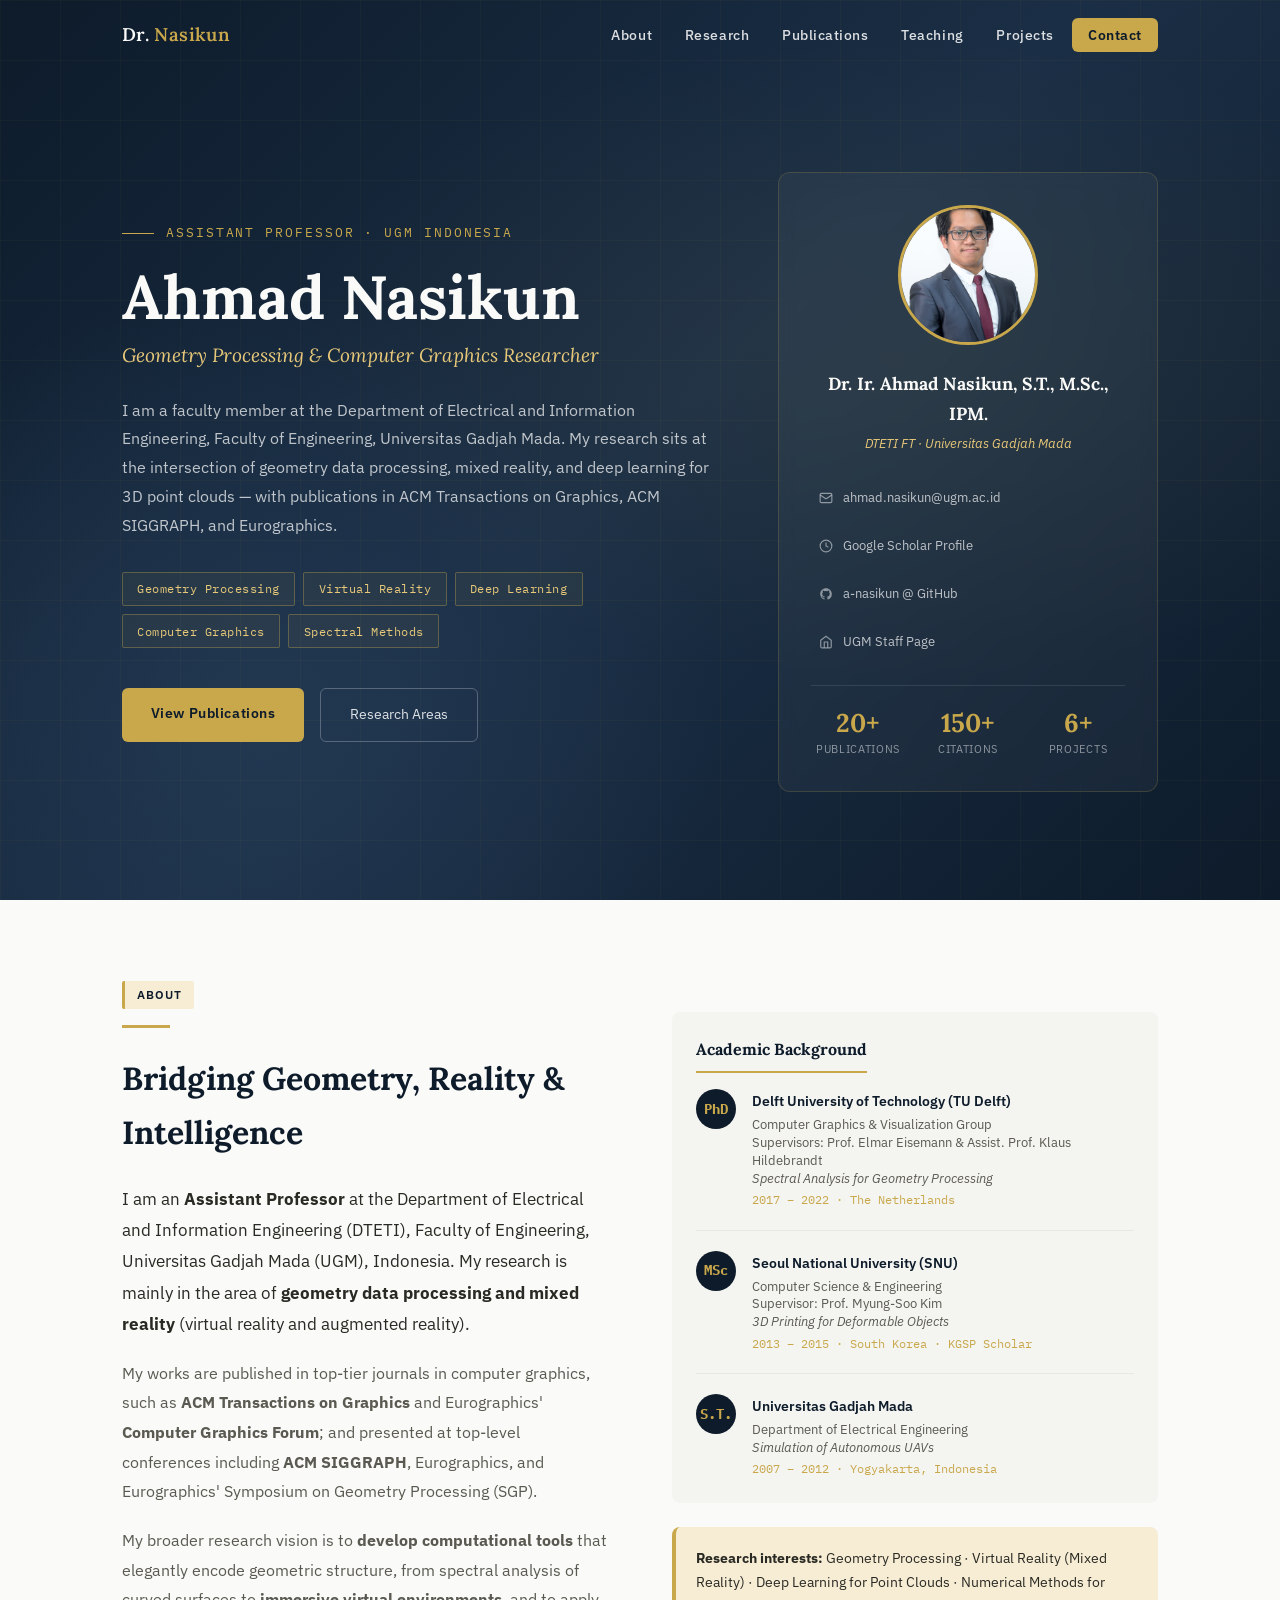
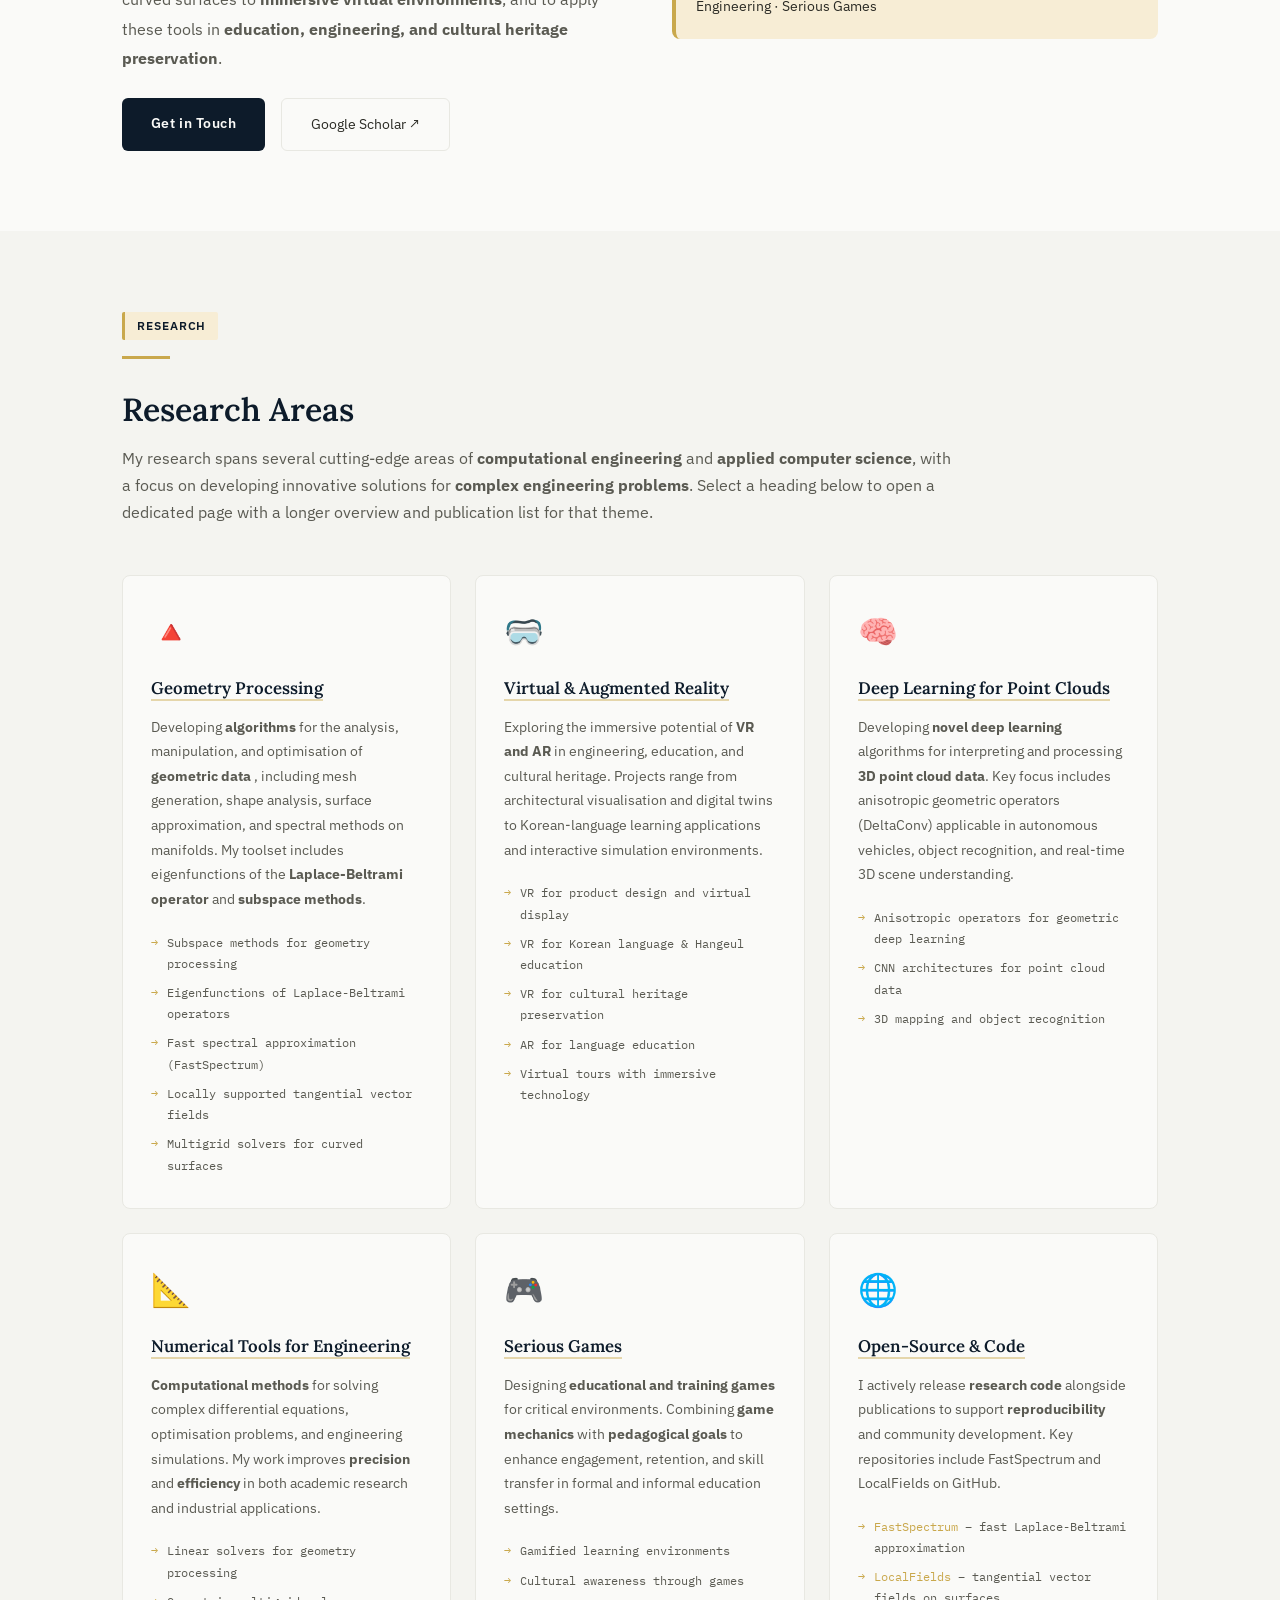
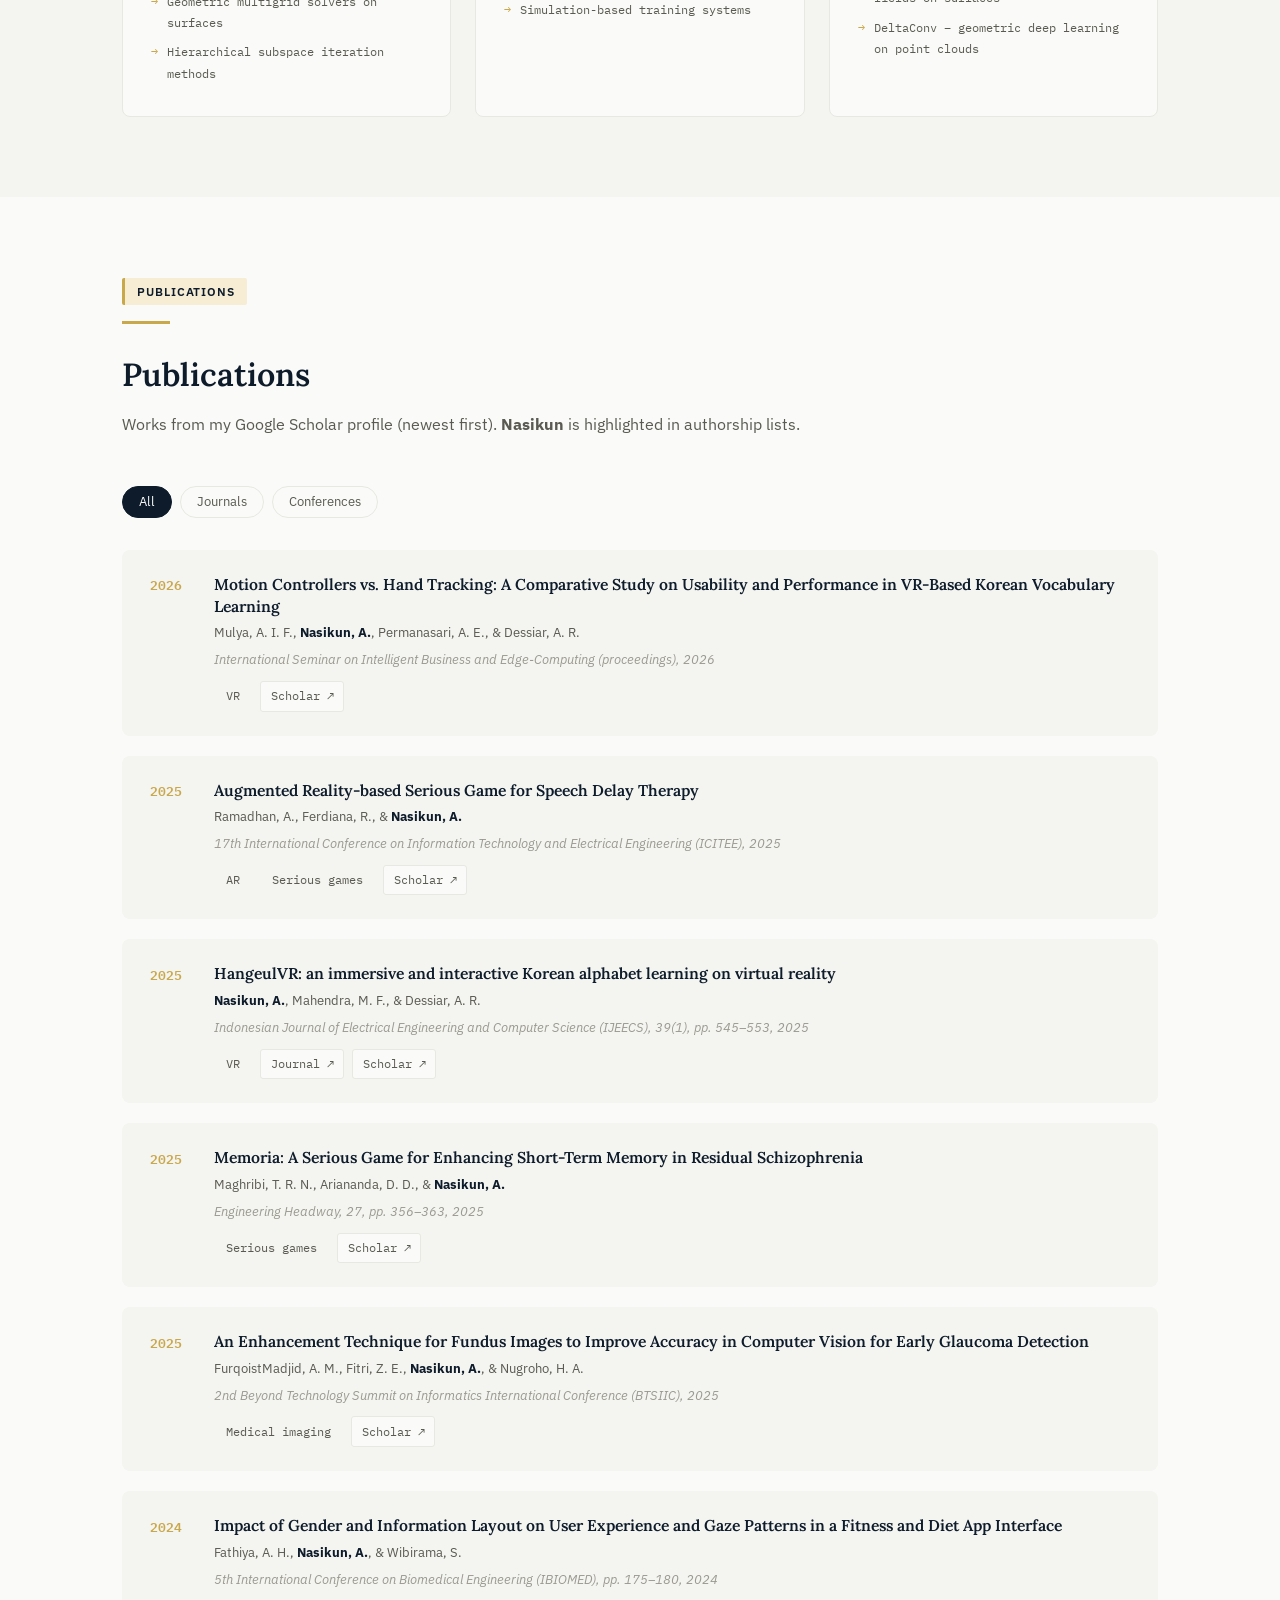
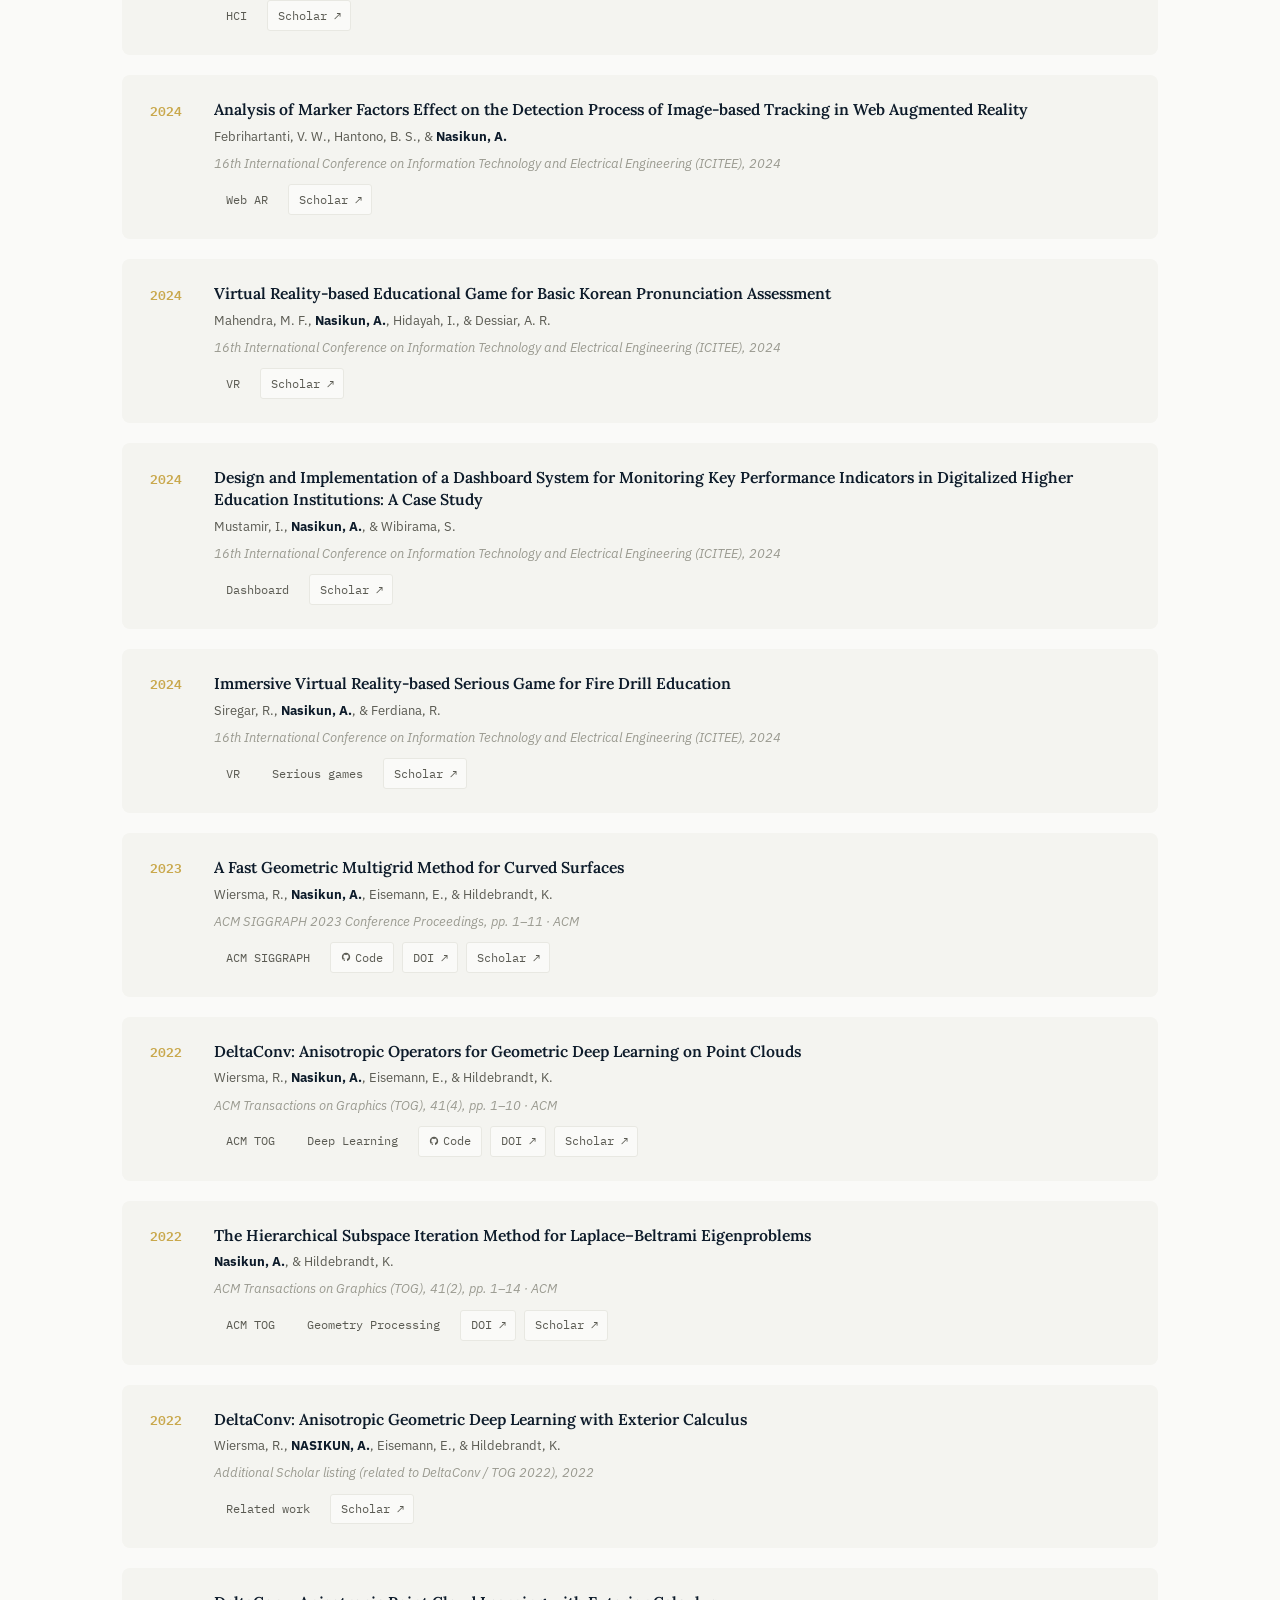
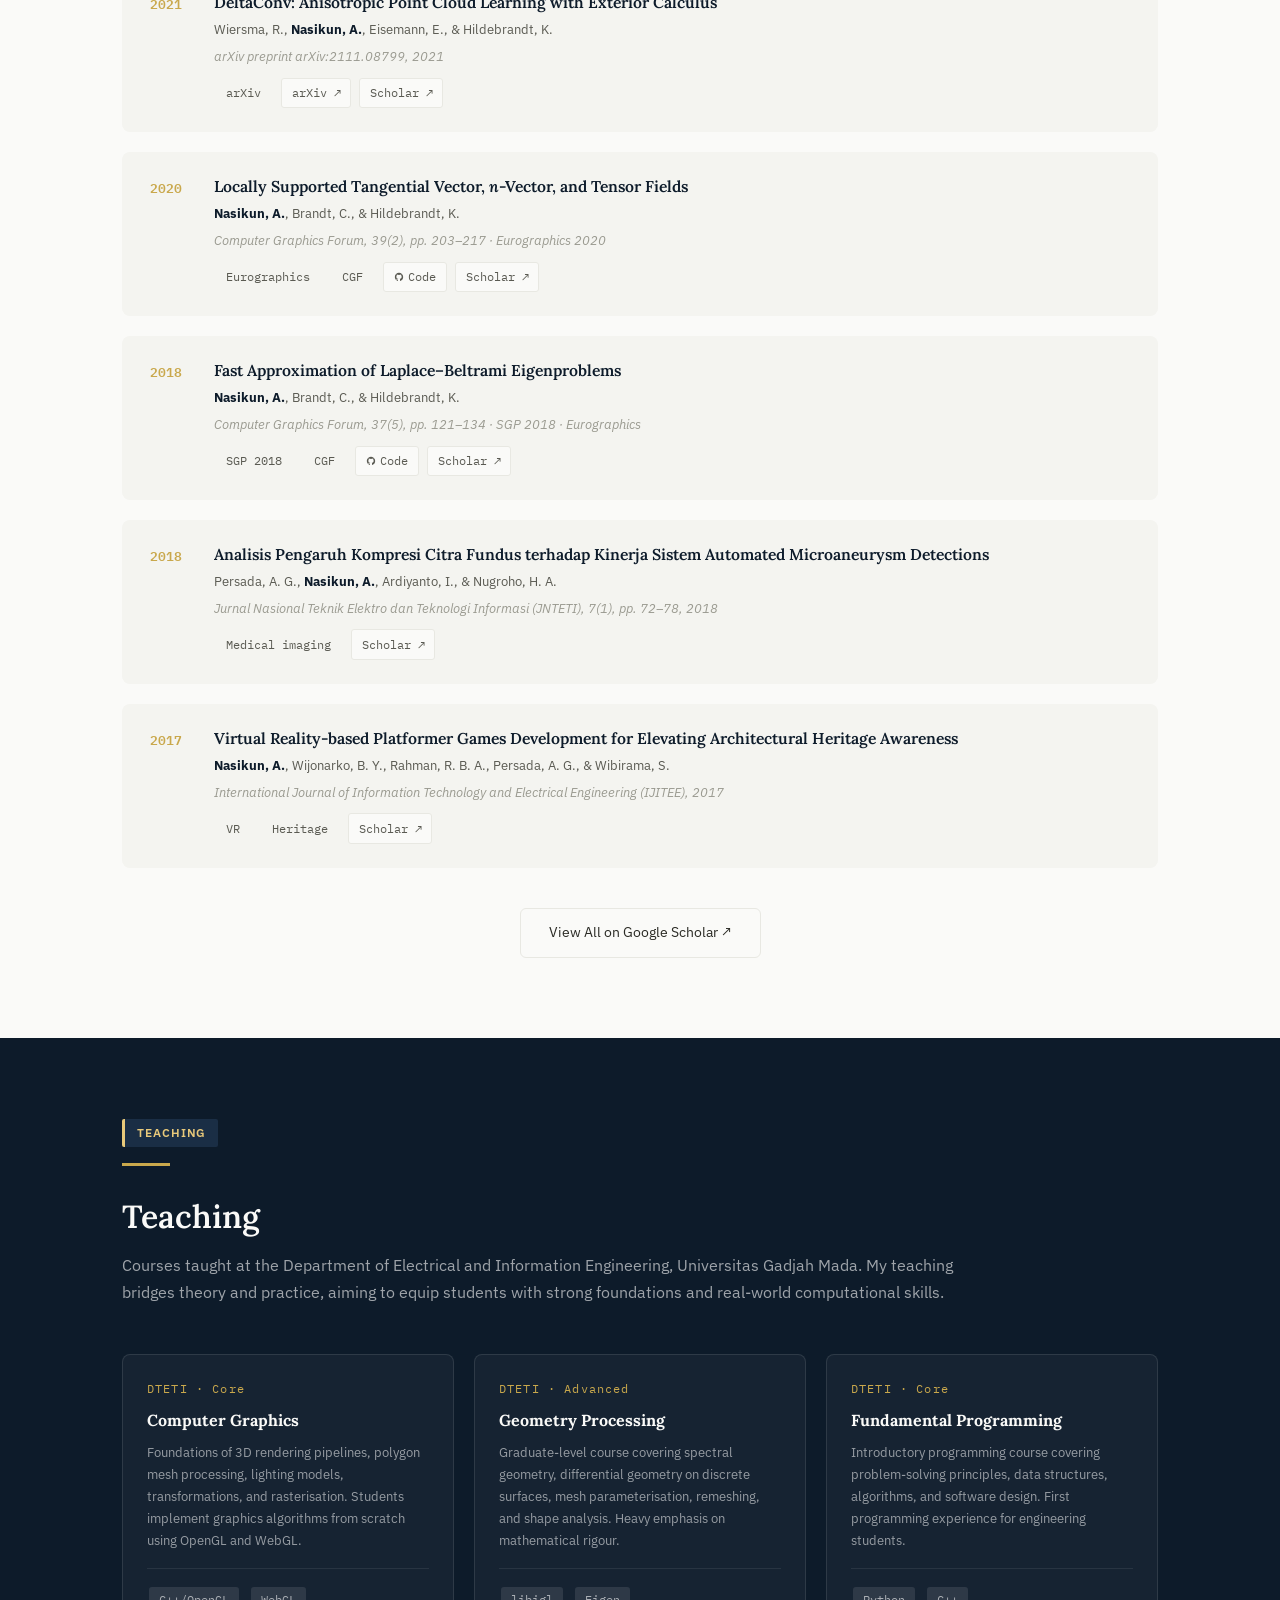
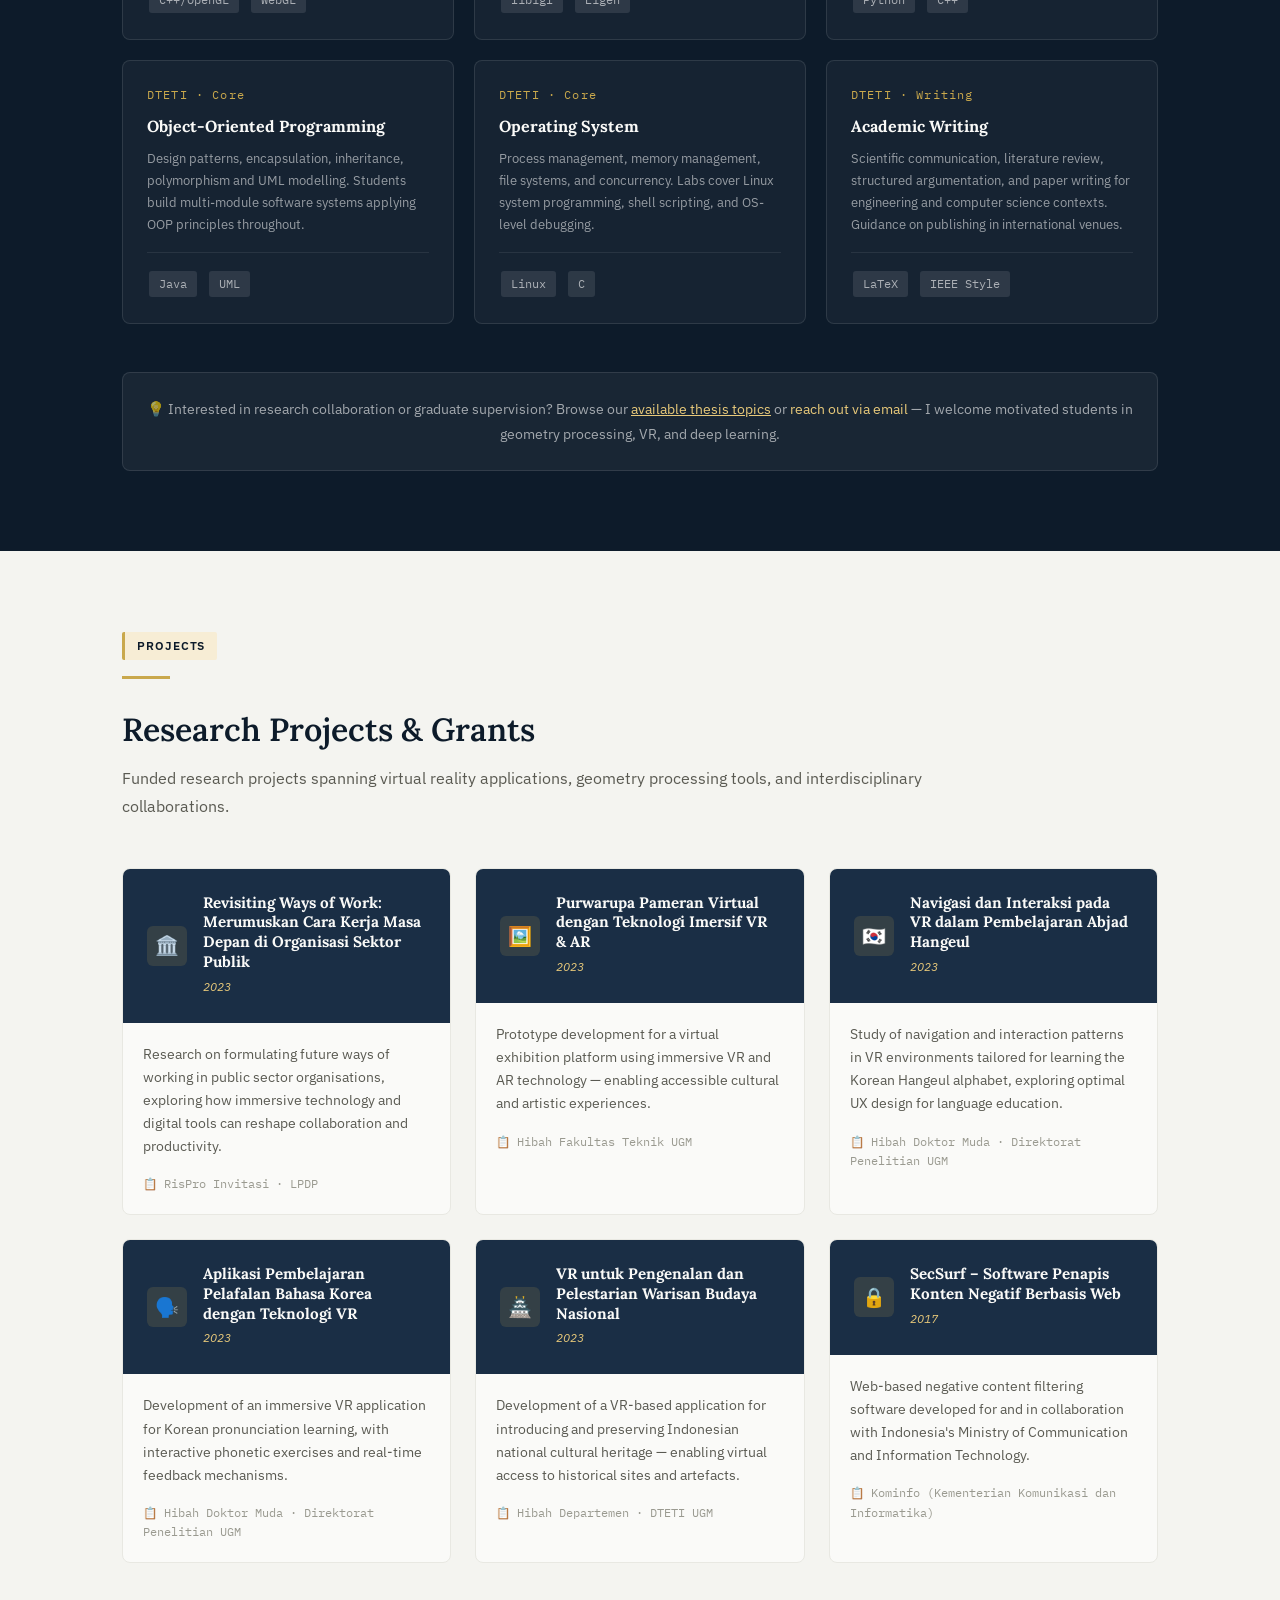
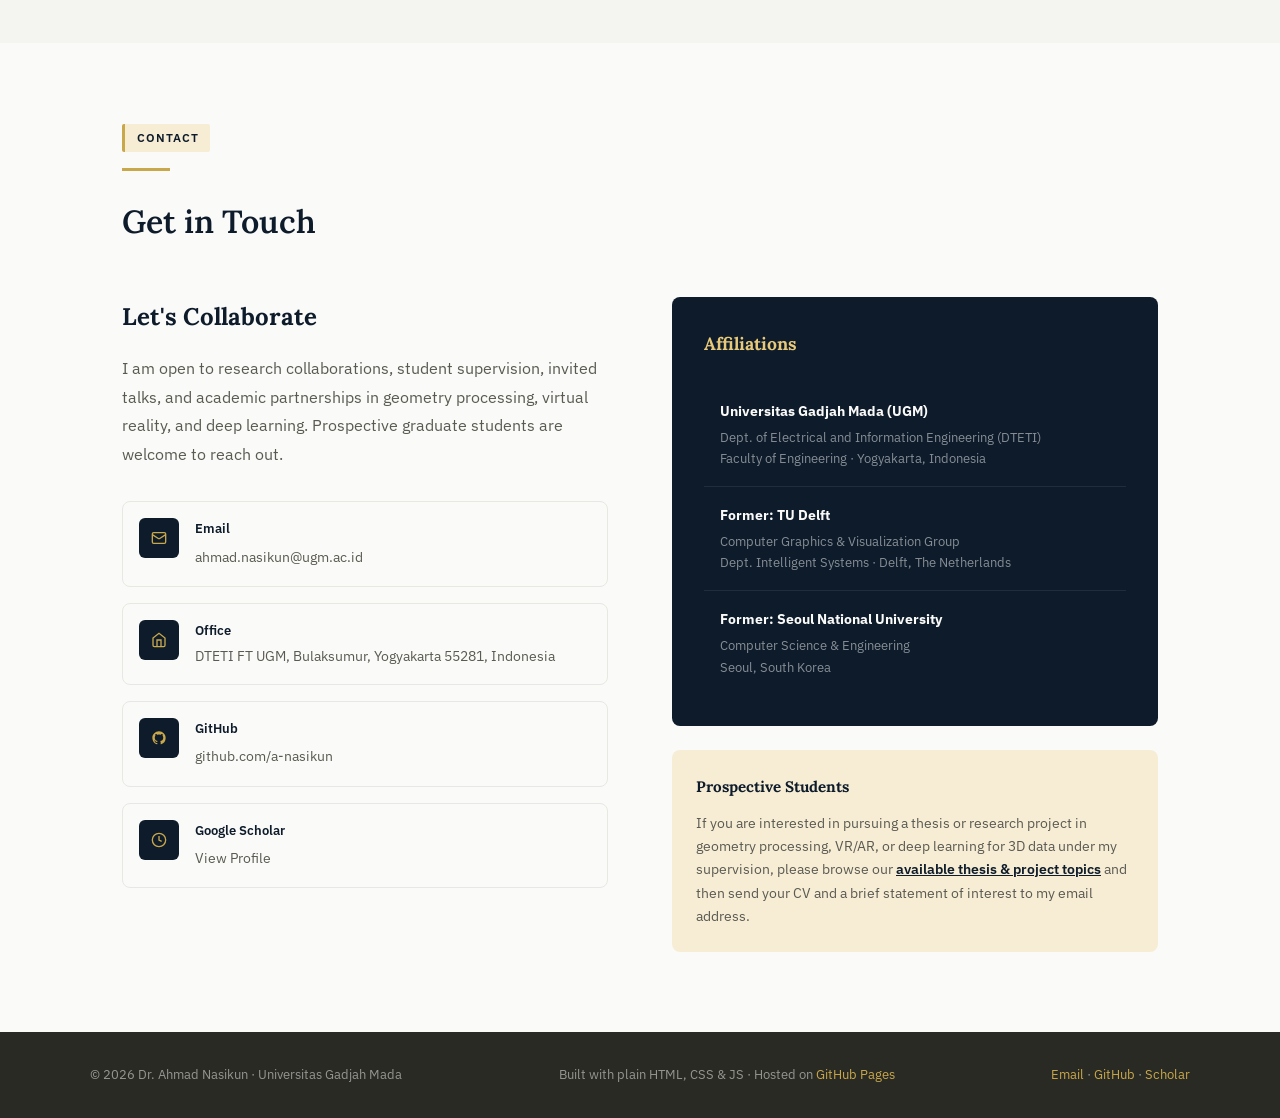
<file: index.html>
<!DOCTYPE html>
<html lang="en">

<head>
  <meta charset="UTF-8" />
  <meta name="viewport" content="width=device-width, initial-scale=1.0" />
  <meta name="description"
    content="Dr. Ahmad Nasikun – Assistant Professor at UGM. Research in Geometry Processing, Virtual Reality, Deep Learning, and Computer Graphics." />
  <meta name="keywords"
    content="Ahmad Nasikun, geometry processing, virtual reality, deep learning, computer graphics, UGM, Universitas Gadjah Mada" />
  <meta name="author" content="Dr. Ahmad Nasikun" />

  <!-- Open Graph -->
  <meta property="og:title" content="Dr. Ahmad Nasikun | Researcher & Educator" />
  <meta property="og:description"
    content="Assistant Professor at UGM specialising in Geometry Processing, Virtual Reality, and Computer Graphics." />
  <meta property="og:type" content="website" />

  <title>Dr. Ahmad Nasikun | Geometry Processing & Computer Graphics</title>
  <link rel="stylesheet" href="css/style.css" />
  <link rel="icon"
    href="data:image/svg+xml,<svg xmlns='http://www.w3.org/2000/svg' viewBox='0 0 32 32'><rect width='32' height='32' rx='6' fill='%230d1b2a'/><text y='24' x='4' font-size='22' font-family='serif' fill='%23c9a84c'>N</text></svg>" />
</head>

<body>

  <!-- ═══════════════════════════════════════════════════
     NAVIGATION
═══════════════════════════════════════════════════ -->
  <nav id="navbar">
    <div class="nav-inner">
      <a href="#hero" class="nav-brand">Dr. <span>Nasikun</span></a>

      <ul class="nav-links">
        <li><a href="#about">About</a></li>
        <li><a href="#research">Research</a></li>
        <li><a href="#publications">Publications</a></li>
        <li><a href="#teaching">Teaching</a></li>
        <li><a href="#projects">Projects</a></li>
        <li class="nav-cta"><a href="#contact">Contact</a></li>
      </ul>

      <div id="hamburger" aria-label="Toggle menu">
        <span></span><span></span><span></span>
      </div>
    </div>
  </nav>

  <!-- ═══════════════════════════════════════════════════
     HERO
═══════════════════════════════════════════════════ -->
  <section id="hero">
    <div class="hero-bg"></div>
    <div class="hero-grid"></div>

    <div class="hero-content">
      <div class="hero-text">
        <div class="hero-eyebrow">Assistant Professor · UGM Indonesia</div>
        <h1 class="hero-name">Ahmad Nasikun</h1>
        <p class="hero-title">Geometry Processing &amp; Computer Graphics Researcher</p>
        <p class="hero-desc">
          I am a faculty member at the Department of Electrical and Information Engineering,
          Faculty of Engineering, Universitas Gadjah Mada. My research sits at the intersection
          of geometry data processing, mixed reality, and deep learning for 3D point clouds —
          with publications in ACM Transactions on Graphics, ACM SIGGRAPH, and Eurographics.
        </p>
        <div class="hero-tags">
          <span class="hero-tag">Geometry Processing</span>
          <span class="hero-tag">Virtual Reality</span>
          <span class="hero-tag">Deep Learning</span>
          <span class="hero-tag">Computer Graphics</span>
          <span class="hero-tag">Spectral Methods</span>
        </div>
        <div class="hero-actions">
          <a href="#publications" class="btn-primary">View Publications</a>
          <a href="#research" class="btn-secondary">Research Areas</a>
        </div>
      </div>

      <div class="hero-card">
        <div class="hero-photo">
          <img src="assets/images/nasikun_photo.png" alt="Dr. Ahmad Nasikun"
            style="width:100%;height:100%;object-fit:cover;" />
        </div>
        <div class="hero-card-info">
          <h3>Dr. Ir. Ahmad Nasikun, S.T., M.Sc., IPM.</h3>
          <p>DTETI FT · Universitas Gadjah Mada</p>
        </div>
        <div class="hero-card-links">
          <a class="hero-link-item" href="mailto:ahmad.nasikun@ugm.ac.id">
            <svg width="14" height="14" viewBox="0 0 24 24" fill="none" stroke="currentColor" stroke-width="2">
              <rect x="2" y="4" width="20" height="16" rx="2" />
              <path d="m22 7-8.97 5.7a1.94 1.94 0 0 1-2.06 0L2 7" />
            </svg>
            ahmad.nasikun@ugm.ac.id
          </a>
          <a class="hero-link-item" href="https://scholar.google.com/citations?user=w0s9NVoAAAAJ&hl=en" target="_blank"
            rel="noopener">
            <svg width="14" height="14" viewBox="0 0 24 24" fill="none" stroke="currentColor" stroke-width="2">
              <circle cx="12" cy="12" r="10" />
              <path d="M12 6v6l4 2" />
            </svg>
            Google Scholar Profile
          </a>
          <a class="hero-link-item" href="https://github.com/a-nasikun" target="_blank" rel="noopener">
            <svg width="14" height="14" viewBox="0 0 24 24" fill="currentColor">
              <path
                d="M12 2C6.477 2 2 6.484 2 12.017c0 4.425 2.865 8.18 6.839 9.504.5.092.682-.217.682-.483 0-.237-.008-.868-.013-1.703-2.782.605-3.369-1.343-3.369-1.343-.454-1.158-1.11-1.466-1.11-1.466-.908-.62.069-.608.069-.608 1.003.07 1.531 1.032 1.531 1.032.892 1.53 2.341 1.088 2.91.832.092-.647.35-1.088.636-1.338-2.22-.253-4.555-1.113-4.555-4.951 0-1.093.39-1.988 1.029-2.688-.103-.253-.446-1.272.098-2.65 0 0 .84-.27 2.75 1.026A9.564 9.564 0 0 1 12 6.844a9.59 9.59 0 0 1 2.504.337c1.909-1.296 2.747-1.027 2.747-1.027.546 1.379.202 2.398.1 2.651.64.7 1.028 1.595 1.028 2.688 0 3.848-2.339 4.695-4.566 4.943.359.309.678.92.678 1.855 0 1.338-.012 2.419-.012 2.747 0 .268.18.58.688.482A10.02 10.02 0 0 0 22 12.017C22 6.484 17.522 2 12 2z" />
            </svg>
            a-nasikun @ GitHub
          </a>
          <a class="hero-link-item" href="https://nasikun.staff.ugm.ac.id" target="_blank" rel="noopener">
            <svg width="14" height="14" viewBox="0 0 24 24" fill="none" stroke="currentColor" stroke-width="2">
              <path d="M3 9l9-7 9 7v11a2 2 0 0 1-2 2H5a2 2 0 0 1-2-2z" />
              <polyline points="9 22 9 12 15 12 15 22" />
            </svg>
            UGM Staff Page
          </a>
        </div>
        <div class="hero-stats">
          <div class="stat">
            <div class="stat-num">20+</div>
            <div class="stat-label">Publications</div>
          </div>
          <div class="stat">
            <div class="stat-num">150+</div>
            <div class="stat-label">Citations</div>
          </div>
          <div class="stat">
            <div class="stat-num">6+</div>
            <div class="stat-label">Projects</div>
          </div>
        </div>
      </div>
    </div>
  </section>

  <!-- ═══════════════════════════════════════════════════
     ABOUT
═══════════════════════════════════════════════════ -->
  <section id="about" class="section">
    <div class="container">
      <div class="about-grid">
        <div class="about-text animate-on-scroll">
          <span class="badge">About</span>
          <div class="divider"></div>
          <h2 style="font-family:'Lora',serif;font-size:2rem;color:var(--navy);margin-bottom:1.5rem;">
            Bridging Geometry, Reality &amp; Intelligence
          </h2>
          <p>
            I am an <strong>Assistant Professor</strong> at the Department of Electrical and Information Engineering
            (DTETI),
            Faculty of Engineering, Universitas Gadjah Mada (UGM), Indonesia. My research is mainly in the
            area of <strong>geometry data processing and mixed reality</strong> (virtual reality and augmented reality).
          </p>
          <p>
            My works are published in top-tier journals in computer graphics, such as
            <strong>ACM Transactions on Graphics</strong> and Eurographics' <strong>Computer Graphics Forum</strong>;
            and presented at top-level conferences including <strong>ACM SIGGRAPH</strong>, Eurographics,
            and Eurographics' Symposium on Geometry Processing (SGP).
          </p>
          <p>
            My broader research vision is to <strong>develop computational tools</strong> that elegantly encode
            geometric
            structure, from spectral analysis of curved surfaces to <strong>immersive virtual environments</strong>, and
            to apply these tools in <strong>education, engineering, and cultural heritage preservation</strong>.
          </p>
          <div style="margin-top:1.5rem; display:flex; gap:1rem; flex-wrap:wrap;">
            <a href="mailto:ahmad.nasikun@ugm.ac.id" class="btn-primary"
              style="background:var(--navy);color:var(--white);">
              Get in Touch
            </a>
            <a href="https://scholar.google.com/citations?user=w0s9NVoAAAAJ&hl=en" target="_blank" class="btn-secondary"
              style="border-color:var(--gray-200);color:var(--gray-800);">
              Google Scholar ↗
            </a>
          </div>
        </div>

        <div class="animate-on-scroll" data-delay="150">
          <div class="education-card">
            <h3>Academic Background</h3>

            <div class="edu-item">
              <div class="edu-icon">PhD</div>
              <div class="edu-info">
                <h4>Delft University of Technology (TU Delft)</h4>
                <p>Computer Graphics &amp; Visualization Group<br>
                  Supervisors: Prof. Elmar Eisemann &amp; Assist. Prof. Klaus Hildebrandt<br>
                  <em>Spectral Analysis for Geometry Processing</em>
                </p>
                <div class="year">2017 – 2022 · The Netherlands</div>
              </div>
            </div>

            <div class="edu-item">
              <div class="edu-icon">MSc</div>
              <div class="edu-info">
                <h4>Seoul National University (SNU)</h4>
                <p>Computer Science &amp; Engineering<br>
                  Supervisor: Prof. Myung-Soo Kim<br>
                  <em>3D Printing for Deformable Objects</em>
                </p>
                <div class="year">2013 – 2015 · South Korea · KGSP Scholar</div>
              </div>
            </div>

            <div class="edu-item">
              <div class="edu-icon">S.T.</div>
              <div class="edu-info">
                <h4>Universitas Gadjah Mada</h4>
                <p>Department of Electrical Engineering<br>
                  <em>Simulation of Autonomous UAVs</em>
                </p>
                <div class="year">2007 – 2012 · Yogyakarta, Indonesia</div>
              </div>
            </div>
          </div>

          <div
            style="margin-top:1.5rem; padding:1.25rem; background:var(--gold-pale); border-radius:8px; border-left:4px solid var(--gold);">
            <p style="font-size:0.88rem; color:var(--gray-800); line-height:1.7;">
              <strong>Research interests:</strong> Geometry Processing · Virtual Reality (Mixed Reality) ·
              Deep Learning for Point Clouds · Numerical Methods for Engineering · Serious Games
            </p>
          </div>
        </div>
      </div>
    </div>
  </section>

  <!-- ═══════════════════════════════════════════════════
     RESEARCH
═══════════════════════════════════════════════════ -->
  <section id="research" class="section">
    <div class="container">
      <div class="section-header animate-on-scroll">
        <span class="badge">Research</span>
        <div class="divider"></div>
        <h2>Research Areas</h2>
        <p>
          My research spans several cutting-edge areas of <strong>computational engineering</strong> and <strong>applied
            computer science</strong>,
          with a focus on developing innovative solutions for <strong>complex engineering problems</strong>.
          Select a heading below to open a dedicated page with a longer overview and publication list for that theme.
        </p>
      </div>

      <div class="research-grid">

        <div class="research-card animate-on-scroll" data-delay="0">
          <div class="research-icon">🔺</div>
          <h3><a href="research/geometry-processing.html">Geometry Processing</a></h3>
          <p>
            Developing <strong>algorithms</strong> for the analysis, manipulation, and optimisation of <strong>geometric
              data </strong>,
            including mesh generation, shape analysis, surface approximation, and spectral methods on
            manifolds. My toolset includes eigenfunctions of the <strong>Laplace-Beltrami operator</strong> and
            <strong>subspace methods</strong>.
          </p>
          <ul class="research-projects">
            <li>Subspace methods for geometry processing</li>
            <li>Eigenfunctions of Laplace-Beltrami operators</li>
            <li>Fast spectral approximation (FastSpectrum)</li>
            <li>Locally supported tangential vector fields</li>
            <li>Multigrid solvers for curved surfaces</li>
          </ul>
        </div>

        <div class="research-card animate-on-scroll" data-delay="100">
          <div class="research-icon">🥽</div>
          <h3><a href="research/virtual-augmented-reality.html">Virtual &amp; Augmented Reality</a></h3>
          <p>
            Exploring the immersive potential of <strong>VR and AR</strong> in engineering, education, and cultural
            heritage.
            Projects range from architectural visualisation and digital twins to Korean-language learning
            applications and interactive simulation environments.
          </p>
          <ul class="research-projects">
            <li>VR for product design and virtual display</li>
            <li>VR for Korean language &amp; Hangeul education</li>
            <li>VR for cultural heritage preservation</li>
            <li>AR for language education</li>
            <li>Virtual tours with immersive technology</li>
          </ul>
        </div>

        <div class="research-card animate-on-scroll" data-delay="200">
          <div class="research-icon">🧠</div>
          <h3><a href="research/deep-learning-point-clouds.html">Deep Learning for Point Clouds</a></h3>
          <p>
            Developing <strong>novel deep learning</strong> algorithms for interpreting and processing <strong>3D point
              cloud data</strong>.
            Key focus includes anisotropic geometric operators (DeltaConv) applicable in autonomous vehicles,
            object recognition, and real-time 3D scene understanding.
          </p>
          <ul class="research-projects">
            <li>Anisotropic operators for geometric deep learning</li>
            <li>CNN architectures for point cloud data</li>
            <li>3D mapping and object recognition</li>
          </ul>
        </div>

        <div class="research-card animate-on-scroll" data-delay="300">
          <div class="research-icon">📐</div>
          <h3><a href="research/numerical-tools-engineering.html">Numerical Tools for Engineering</a></h3>
          <p>
            <strong>Computational methods</strong> for solving complex differential equations, optimisation problems,
            and engineering simulations. My work improves <strong>precision</strong> and <strong>efficiency</strong> in
            both academic
            research and industrial applications.
          </p>
          <ul class="research-projects">
            <li>Linear solvers for geometry processing</li>
            <li>Geometric multigrid solvers on surfaces</li>
            <li>Hierarchical subspace iteration methods</li>
          </ul>
        </div>

        <div class="research-card animate-on-scroll" data-delay="400">
          <div class="research-icon">🎮</div>
          <h3><a href="research/serious-games.html">Serious Games</a></h3>
          <p>
            Designing <strong>educational and training games</strong> for critical environments.
            Combining <strong>game mechanics</strong> with <strong>pedagogical goals</strong> to enhance engagement,
            retention, and skill transfer in formal and informal education settings.
          </p>
          <ul class="research-projects">
            <li>Gamified learning environments</li>
            <li>Cultural awareness through games</li>
            <li>Simulation-based training systems</li>
          </ul>
        </div>

        <div class="research-card animate-on-scroll" data-delay="500">
          <div class="research-icon">🌐</div>
          <h3><a href="research/open-source-code.html">Open-Source &amp; Code</a></h3>
          <p>
            I actively release <strong>research code</strong> alongside publications to support
            <strong>reproducibility</strong>
            and community development. Key repositories include FastSpectrum and LocalFields on GitHub.
          </p>
          <ul class="research-projects">
            <li><a href="https://github.com/a-nasikun/FastSpectrum" target="_blank"
                style="color:var(--gold)">FastSpectrum</a> – fast Laplace-Beltrami approximation</li>
            <li><a href="https://github.com/a-nasikun/LocalFields" target="_blank"
                style="color:var(--gold)">LocalFields</a> – tangential vector fields on surfaces</li>
            <li>DeltaConv – geometric deep learning on point clouds</li>
          </ul>
        </div>

      </div>
    </div>
  </section>

  <!-- ═══════════════════════════════════════════════════
     PUBLICATIONS
═══════════════════════════════════════════════════ -->
  <section id="publications" class="section">
    <div class="container">
      <div class="section-header animate-on-scroll">
        <span class="badge">Publications</span>
        <div class="divider"></div>
        <h2>Publications</h2>
        <p>
          Works from my <a href="https://scholar.google.com/citations?user=w0s9NVoAAAAJ&amp;hl=en" target="_blank"
            rel="noopener">Google Scholar</a> profile (newest first).
          <strong>Nasikun</strong> is highlighted in authorship lists.
          <!--
        To omit a paper from this page, add the CSS class <code>pub-hidden</code> to that row’s <code>pub-item</code> element (details in the HTML comment next to the filters).
        -->
        </p>
      </div>

      <!--
      Visibility: add class "pub-hidden" to any <div class="pub-item"> to hide that paper (filters and layout skip it).
      Example: <div class="pub-item animate-on-scroll pub-hidden" data-type="journal" ...>
      data-type for filters: journal | conference | preprint | other — only "journal" and "conference" match those buttons; preprints, arXiv, and "other" show when "All" is selected.
    -->
      <div class="pub-filters animate-on-scroll">
        <button class="pub-filter active" data-filter="all">All</button>
        <button class="pub-filter" data-filter="journal">Journals</button>
        <button class="pub-filter" data-filter="conference">Conferences</button>
      </div>

      <div class="pub-list">

        <div class="pub-item animate-on-scroll" data-type="conference">
          <div class="pub-year">2026</div>
          <div class="pub-content">
            <h4>Motion Controllers vs. Hand Tracking: A Comparative Study on Usability and Performance in VR-Based
              Korean Vocabulary Learning</h4>
            <p class="pub-authors">
              Mulya, A. I. F., <strong>Nasikun, A.</strong>, Permanasari, A. E., &amp; Dessiar, A. R.
            </p>
            <p class="pub-venue">
              International Seminar on Intelligent Business and Edge-Computing (proceedings), 2026
            </p>
            <div class="pub-links">
              <span class="tag">VR</span>
              <a class="pub-link" href="https://scholar.google.com/citations?user=w0s9NVoAAAAJ&amp;hl=en"
                target="_blank" rel="noopener">Scholar ↗</a>
            </div>
          </div>
        </div>

        <div class="pub-item animate-on-scroll" data-type="conference">
          <div class="pub-year">2025</div>
          <div class="pub-content">
            <h4>Augmented Reality-based Serious Game for Speech Delay Therapy</h4>
            <p class="pub-authors">
              Ramadhan, A., Ferdiana, R., &amp; <strong>Nasikun, A.</strong>
            </p>
            <p class="pub-venue">
              17th International Conference on Information Technology and Electrical Engineering (ICITEE), 2025
            </p>
            <div class="pub-links">
              <span class="tag">AR</span>
              <span class="tag">Serious games</span>
              <a class="pub-link" href="https://scholar.google.com/citations?user=w0s9NVoAAAAJ&amp;hl=en"
                target="_blank" rel="noopener">Scholar ↗</a>
            </div>
          </div>
        </div>

        <div class="pub-item animate-on-scroll" data-type="journal">
          <div class="pub-year">2025</div>
          <div class="pub-content">
            <h4>HangeulVR: an immersive and interactive Korean alphabet learning on virtual reality</h4>
            <p class="pub-authors">
              <strong>Nasikun, A.</strong>, Mahendra, M. F., &amp; Dessiar, A. R.
            </p>
            <p class="pub-venue">
              Indonesian Journal of Electrical Engineering and Computer Science (IJEECS), 39(1), pp. 545–553, 2025
            </p>
            <div class="pub-links">
              <span class="tag">VR</span>
              <a class="pub-link" href="https://ijeecs.iaescore.com/index.php/IJEECS/article/view/39740" target="_blank"
                rel="noopener">Journal ↗</a>
              <a class="pub-link"
                href="https://scholar.google.com/citations?view_op=view_citation&hl=en&user=w0s9NVoAAAAJ&citation_for_view=w0s9NVoAAAAJ:YOwf2qJgpHMC"
                target="_blank" rel="noopener">Scholar ↗</a>
            </div>
          </div>
        </div>

        <div class="pub-item animate-on-scroll" data-type="journal">

          <div class="pub-year">2025</div>
          <div class="pub-content">
            <h4>Memoria: A Serious Game for Enhancing Short-Term Memory in Residual Schizophrenia</h4>
            <p class="pub-authors">
              Maghribi, T. R. N., Ariananda, D. D., &amp; <strong>Nasikun, A.</strong>
            </p>
            <p class="pub-venue">
              Engineering Headway, 27, pp. 356–363, 2025
            </p>
            <div class="pub-links">
              <span class="tag">Serious games</span>
              <a class="pub-link" href="https://scholar.google.com/citations?user=w0s9NVoAAAAJ&amp;hl=en"
                target="_blank" rel="noopener">Scholar ↗</a>
            </div>
          </div>
        </div>

        <div class="pub-item animate-on-scroll" data-type="conference">
          <div class="pub-year">2025</div>
          <div class="pub-content">
            <h4>An Enhancement Technique for Fundus Images to Improve Accuracy in Computer Vision for Early Glaucoma
              Detection</h4>
            <p class="pub-authors">
              FurqoistMadjid, A. M., Fitri, Z. E., <strong>Nasikun, A.</strong>, &amp; Nugroho, H. A.
            </p>
            <p class="pub-venue">
              2nd Beyond Technology Summit on Informatics International Conference (BTSIIC), 2025
            </p>
            <div class="pub-links">
              <span class="tag">Medical imaging</span>
              <a class="pub-link" href="https://scholar.google.com/citations?user=w0s9NVoAAAAJ&amp;hl=en"
                target="_blank" rel="noopener">Scholar ↗</a>
            </div>
          </div>
        </div>

        <div class="pub-item animate-on-scroll" data-type="conference">
          <div class="pub-year">2024</div>
          <div class="pub-content">
            <h4>Impact of Gender and Information Layout on User Experience and Gaze Patterns in a Fitness and Diet App
              Interface</h4>
            <p class="pub-authors">
              Fathiya, A. H., <strong>Nasikun, A.</strong>, &amp; Wibirama, S.
            </p>
            <p class="pub-venue">
              5th International Conference on Biomedical Engineering (IBIOMED), pp. 175–180, 2024
            </p>
            <div class="pub-links">
              <span class="tag">HCI</span>
              <a class="pub-link"
                href="https://scholar.google.com/scholar?oi=bibs&amp;hl=en&amp;cites=6480825764053594356"
                target="_blank" rel="noopener">Scholar ↗</a>
            </div>
          </div>
        </div>

        <div class="pub-item pub-hidden animate-on-scroll" data-type="journal">
          <div class="pub-year">2024</div>
          <div class="pub-content">
            <h4>Inovasi Pembelajaran Aksara Jawa dengan Permainan Edukatif Digital Berbasis Augmented Reality pada
              Peserta Didik SMP Negeri 1 Nglipar</h4>
            <p class="pub-authors">
              Qariru, D. E., Suryaprabandaru, M. F. I., Pratama, F. R., Fadila, S. E., Ningrum, V. T., et al.
            </p>
            <p class="pub-venue">
              Ideguru: Jurnal Karya Ilmiah Guru, 9(3), pp. 1746–1752, 2024
            </p>
            <div class="pub-links">
              <span class="tag">AR</span>
              <a class="pub-link"
                href="https://scholar.google.com/scholar?oi=bibs&amp;hl=en&amp;cites=10924973982273920466"
                target="_blank" rel="noopener">Scholar ↗</a>
            </div>
          </div>
        </div>

        <div class="pub-item animate-on-scroll" data-type="conference">
          <div class="pub-year">2024</div>
          <div class="pub-content">
            <h4>Analysis of Marker Factors Effect on the Detection Process of Image-based Tracking in Web Augmented
              Reality</h4>
            <p class="pub-authors">
              Febrihartanti, V. W., Hantono, B. S., &amp; <strong>Nasikun, A.</strong>
            </p>
            <p class="pub-venue">
              16th International Conference on Information Technology and Electrical Engineering (ICITEE), 2024
            </p>
            <div class="pub-links">
              <span class="tag">Web AR</span>
              <a class="pub-link"
                href="https://scholar.google.com/scholar?oi=bibs&amp;hl=en&amp;cites=14643382289165791482"
                target="_blank" rel="noopener">Scholar ↗</a>
            </div>
          </div>
        </div>

        <div class="pub-item animate-on-scroll" data-type="conference">
          <div class="pub-year">2024</div>
          <div class="pub-content">
            <h4>Virtual Reality-based Educational Game for Basic Korean Pronunciation Assessment</h4>
            <p class="pub-authors">
              Mahendra, M. F., <strong>Nasikun, A.</strong>, Hidayah, I., &amp; Dessiar, A. R.
            </p>
            <p class="pub-venue">
              16th International Conference on Information Technology and Electrical Engineering (ICITEE), 2024
            </p>
            <div class="pub-links">
              <span class="tag">VR</span>
              <a class="pub-link"
                href="https://scholar.google.com/scholar?oi=bibs&amp;hl=en&amp;cites=6162684959639585276"
                target="_blank" rel="noopener">Scholar ↗</a>
            </div>
          </div>
        </div>

        <div class="pub-item animate-on-scroll" data-type="conference">
          <div class="pub-year">2024</div>
          <div class="pub-content">
            <h4>Design and Implementation of a Dashboard System for Monitoring Key Performance Indicators in Digitalized
              Higher Education Institutions: A Case Study</h4>
            <p class="pub-authors">
              Mustamir, I., <strong>Nasikun, A.</strong>, &amp; Wibirama, S.
            </p>
            <p class="pub-venue">
              16th International Conference on Information Technology and Electrical Engineering (ICITEE), 2024
            </p>
            <div class="pub-links">
              <span class="tag">Dashboard</span>
              <a class="pub-link"
                href="https://scholar.google.com/scholar?oi=bibs&amp;hl=en&amp;cites=13967398827458267754"
                target="_blank" rel="noopener">Scholar ↗</a>
            </div>
          </div>
        </div>

        <div class="pub-item animate-on-scroll" data-type="conference">
          <div class="pub-year">2024</div>
          <div class="pub-content">
            <h4>Immersive Virtual Reality-based Serious Game for Fire Drill Education</h4>
            <p class="pub-authors">
              Siregar, R., <strong>Nasikun, A.</strong>, &amp; Ferdiana, R.
            </p>
            <p class="pub-venue">
              16th International Conference on Information Technology and Electrical Engineering (ICITEE), 2024
            </p>
            <div class="pub-links">
              <span class="tag">VR</span>
              <span class="tag">Serious games</span>
              <a class="pub-link"
                href="https://scholar.google.com/scholar?oi=bibs&amp;hl=en&amp;cites=3090941044025023229"
                target="_blank" rel="noopener">Scholar ↗</a>
            </div>
          </div>
        </div>

        <div class="pub-item animate-on-scroll" data-type="conference">
          <div class="pub-year">2023</div>
          <div class="pub-content">
            <h4>A Fast Geometric Multigrid Method for Curved Surfaces</h4>
            <p class="pub-authors">
              Wiersma, R., <strong>Nasikun, A.</strong>, Eisemann, E., &amp; Hildebrandt, K.
            </p>
            <p class="pub-venue">
              ACM SIGGRAPH 2023 Conference Proceedings, pp. 1–11 · ACM
            </p>
            <div class="pub-links">
              <span class="tag">ACM SIGGRAPH</span>
              <a class="pub-link" href="https://github.com/rubenwiersma/gravo_mg" target="_blank" rel="noopener">
                <svg width="10" height="10" viewBox="0 0 24 24" fill="currentColor">
                  <path
                    d="M12 2C6.477 2 2 6.484 2 12.017c0 4.425 2.865 8.18 6.839 9.504.5.092.682-.217.682-.483 0-.237-.008-.868-.013-1.703-2.782.605-3.369-1.343-3.369-1.343-.454-1.158-1.11-1.466-1.11-1.466-.908-.62.069-.608.069-.608 1.003.07 1.531 1.032 1.531 1.032.892 1.53 2.341 1.088 2.91.832.092-.647.35-1.088.636-1.338-2.22-.253-4.555-1.113-4.555-4.951 0-1.093.39-1.988 1.029-2.688-.103-.253-.446-1.272.098-2.65 0 0 .84-.27 2.75 1.026A9.564 9.564 0 0 1 12 6.844a9.59 9.59 0 0 1 2.504.337c1.909-1.296 2.747-1.027 2.747-1.027.546 1.379.202 2.398.1 2.651.64.7 1.028 1.595 1.028 2.688 0 3.848-2.339 4.695-4.566 4.943.359.309.678.92.678 1.855 0 1.338-.012 2.419-.012 2.747 0 .268.18.58.688.482A10.02 10.02 0 0 0 22 12.017C22 6.484 17.522 2 12 2z" />
                </svg>
                Code
              </a>
              <a class="pub-link" href="https://doi.org/10.1145/3588432.3591502" target="_blank" rel="noopener">DOI
                ↗</a>
              <a class="pub-link"
                href="https://scholar.google.com/scholar?oi=bibs&amp;hl=en&amp;cites=8959250789522892951"
                target="_blank" rel="noopener">Scholar ↗</a>
            </div>
          </div>
        </div>

        <div class="pub-item animate-on-scroll" data-type="journal">
          <div class="pub-year">2022</div>
          <div class="pub-content">
            <h4>DeltaConv: Anisotropic Operators for Geometric Deep Learning on Point Clouds</h4>
            <p class="pub-authors">
              Wiersma, R., <strong>Nasikun, A.</strong>, Eisemann, E., &amp; Hildebrandt, K.
            </p>
            <p class="pub-venue">
              ACM Transactions on Graphics (TOG), 41(4), pp. 1–10 · ACM
            </p>
            <div class="pub-links">
              <span class="tag">ACM TOG</span>
              <span class="tag">Deep Learning</span>
              <a class="pub-link" href="https://github.com/rubenwiersma/deltaconv" target="_blank" rel="noopener">
                <svg width="10" height="10" viewBox="0 0 24 24" fill="currentColor">
                  <path
                    d="M12 2C6.477 2 2 6.484 2 12.017c0 4.425 2.865 8.18 6.839 9.504.5.092.682-.217.682-.483 0-.237-.008-.868-.013-1.703-2.782.605-3.369-1.343-3.369-1.343-.454-1.158-1.11-1.466-1.11-1.466-.908-.62.069-.608.069-.608 1.003.07 1.531 1.032 1.531 1.032.892 1.53 2.341 1.088 2.91.832.092-.647.35-1.088.636-1.338-2.22-.253-4.555-1.113-4.555-4.951 0-1.093.39-1.988 1.029-2.688-.103-.253-.446-1.272.098-2.65 0 0 .84-.27 2.75 1.026A9.564 9.564 0 0 1 12 6.844a9.59 9.59 0 0 1 2.504.337c1.909-1.296 2.747-1.027 2.747-1.027.546 1.379.202 2.398.1 2.651.64.7 1.028 1.595 1.028 2.688 0 3.848-2.339 4.695-4.566 4.943.359.309.678.92.678 1.855 0 1.338-.012 2.419-.012 2.747 0 .268.18.58.688.482A10.02 10.02 0 0 0 22 12.017C22 6.484 17.522 2 12 2z" />
                </svg>
                Code
              </a>
              <a class="pub-link" href="https://doi.org/10.1145/3528223.3530166" target="_blank" rel="noopener">DOI
                ↗</a>
              <a class="pub-link"
                href="https://scholar.google.com/scholar?oi=bibs&amp;hl=en&amp;cites=4242914372854199680"
                target="_blank" rel="noopener">Scholar ↗</a>
            </div>
          </div>
        </div>

        <div class="pub-item animate-on-scroll" data-type="journal">
          <div class="pub-year">2022</div>
          <div class="pub-content">
            <h4>The Hierarchical Subspace Iteration Method for Laplace–Beltrami Eigenproblems</h4>
            <p class="pub-authors">
              <strong>Nasikun, A.</strong>, &amp; Hildebrandt, K.
            </p>
            <p class="pub-venue">
              ACM Transactions on Graphics (TOG), 41(2), pp. 1–14 · ACM
            </p>
            <div class="pub-links">
              <span class="tag">ACM TOG</span>
              <span class="tag">Geometry Processing</span>
              <a class="pub-link" href="https://dl.acm.org/doi/10.1145/3494456" target="_blank" rel="noopener">DOI ↗</a>
              <a class="pub-link"
                href="https://scholar.google.com/scholar?oi=bibs&amp;hl=en&amp;cites=2875956367425592135"
                target="_blank" rel="noopener">Scholar ↗</a>
            </div>
          </div>
        </div>

        <div class="pub-item animate-on-scroll" data-type="other">
          <div class="pub-year">2022</div>
          <div class="pub-content">
            <h4>DeltaConv: Anisotropic Geometric Deep Learning with Exterior Calculus</h4>
            <p class="pub-authors">
              Wiersma, R., <strong>NASIKUN, A.</strong>, Eisemann, E., &amp; Hildebrandt, K.
            </p>
            <p class="pub-venue">
              Additional Scholar listing (related to DeltaConv / TOG 2022), 2022
            </p>
            <div class="pub-links">
              <span class="tag">Related work</span>
              <a class="pub-link"
                href="https://scholar.google.com/scholar?oi=bibs&amp;hl=en&amp;cites=6841797991074501294"
                target="_blank" rel="noopener">Scholar ↗</a>
            </div>
          </div>
        </div>

        <div class="pub-item animate-on-scroll" data-type="preprint">
          <div class="pub-year">2021</div>
          <div class="pub-content">
            <h4>DeltaConv: Anisotropic Point Cloud Learning with Exterior Calculus</h4>
            <p class="pub-authors">
              Wiersma, R., <strong>Nasikun, A.</strong>, Eisemann, E., &amp; Hildebrandt, K.
            </p>
            <p class="pub-venue">
              arXiv preprint arXiv:2111.08799, 2021
            </p>
            <div class="pub-links">
              <span class="tag">arXiv</span>
              <a class="pub-link" href="https://arxiv.org/abs/2111.08799" target="_blank" rel="noopener">arXiv ↗</a>
              <a class="pub-link"
                href="https://scholar.google.com/scholar?oi=bibs&amp;hl=en&amp;cites=5720278602888321843"
                target="_blank" rel="noopener">Scholar ↗</a>
            </div>
          </div>
        </div>

        <div class="pub-item animate-on-scroll" data-type="journal">
          <div class="pub-year">2020</div>
          <div class="pub-content">
            <h4>Locally Supported Tangential Vector, <i>n</i>-Vector, and Tensor Fields</h4>
            <p class="pub-authors">
              <strong>Nasikun, A.</strong>, Brandt, C., &amp; Hildebrandt, K.
            </p>
            <p class="pub-venue">
              Computer Graphics Forum, 39(2), pp. 203–217 · Eurographics 2020
            </p>
            <div class="pub-links">
              <span class="tag">Eurographics</span>
              <span class="tag">CGF</span>
              <a class="pub-link" href="https://github.com/a-nasikun/LocalFields" target="_blank" rel="noopener">
                <svg width="10" height="10" viewBox="0 0 24 24" fill="currentColor">
                  <path
                    d="M12 2C6.477 2 2 6.484 2 12.017c0 4.425 2.865 8.18 6.839 9.504.5.092.682-.217.682-.483 0-.237-.008-.868-.013-1.703-2.782.605-3.369-1.343-3.369-1.343-.454-1.158-1.11-1.466-1.11-1.466-.908-.62.069-.608.069-.608 1.003.07 1.531 1.032 1.531 1.032.892 1.53 2.341 1.088 2.91.832.092-.647.35-1.088.636-1.338-2.22-.253-4.555-1.113-4.555-4.951 0-1.093.39-1.988 1.029-2.688-.103-.253-.446-1.272.098-2.65 0 0 .84-.27 2.75 1.026A9.564 9.564 0 0 1 12 6.844a9.59 9.59 0 0 1 2.504.337c1.909-1.296 2.747-1.027 2.747-1.027.546 1.379.202 2.398.1 2.651.64.7 1.028 1.595 1.028 2.688 0 3.848-2.339 4.695-4.566 4.943.359.309.678.92.678 1.855 0 1.338-.012 2.419-.012 2.747 0 .268.18.58.688.482A10.02 10.02 0 0 0 22 12.017C22 6.484 17.522 2 12 2z" />
                </svg>
                Code
              </a>
              <a class="pub-link"
                href="https://scholar.google.com/scholar?oi=bibs&amp;hl=en&amp;cites=2561362485376053785"
                target="_blank" rel="noopener">Scholar ↗</a>
            </div>
          </div>
        </div>

        <div class="pub-item animate-on-scroll" data-type="journal">
          <div class="pub-year">2018</div>
          <div class="pub-content">
            <h4>Fast Approximation of Laplace–Beltrami Eigenproblems</h4>
            <p class="pub-authors">
              <strong>Nasikun, A.</strong>, Brandt, C., &amp; Hildebrandt, K.
            </p>
            <p class="pub-venue">
              Computer Graphics Forum, 37(5), pp. 121–134 · SGP 2018 · Eurographics
            </p>
            <div class="pub-links">
              <span class="tag">SGP 2018</span>
              <span class="tag">CGF</span>
              <a class="pub-link" href="https://github.com/a-nasikun/FastSpectrum" target="_blank" rel="noopener">
                <svg width="10" height="10" viewBox="0 0 24 24" fill="currentColor">
                  <path
                    d="M12 2C6.477 2 2 6.484 2 12.017c0 4.425 2.865 8.18 6.839 9.504.5.092.682-.217.682-.483 0-.237-.008-.868-.013-1.703-2.782.605-3.369-1.343-3.369-1.343-.454-1.158-1.11-1.466-1.11-1.466-.908-.62.069-.608.069-.608 1.003.07 1.531 1.032 1.531 1.032.892 1.53 2.341 1.088 2.91.832.092-.647.35-1.088.636-1.338-2.22-.253-4.555-1.113-4.555-4.951 0-1.093.39-1.988 1.029-2.688-.103-.253-.446-1.272.098-2.65 0 0 .84-.27 2.75 1.026A9.564 9.564 0 0 1 12 6.844a9.59 9.59 0 0 1 2.504.337c1.909-1.296 2.747-1.027 2.747-1.027.546 1.379.202 2.398.1 2.651.64.7 1.028 1.595 1.028 2.688 0 3.848-2.339 4.695-4.566 4.943.359.309.678.92.678 1.855 0 1.338-.012 2.419-.012 2.747 0 .268.18.58.688.482A10.02 10.02 0 0 0 22 12.017C22 6.484 17.522 2 12 2z" />
                </svg>
                Code
              </a>
              <a class="pub-link"
                href="https://scholar.google.com/scholar?oi=bibs&amp;hl=en&amp;cites=6767516321270248543"
                target="_blank" rel="noopener">Scholar ↗</a>
            </div>
          </div>
        </div>

        <div class="pub-item animate-on-scroll" data-type="journal">
          <div class="pub-year">2018</div>
          <div class="pub-content">
            <h4>Analisis Pengaruh Kompresi Citra Fundus terhadap Kinerja Sistem Automated Microaneurysm Detections</h4>
            <p class="pub-authors">
              Persada, A. G., <strong>Nasikun, A.</strong>, Ardiyanto, I., &amp; Nugroho, H. A.
            </p>
            <p class="pub-venue">
              Jurnal Nasional Teknik Elektro dan Teknologi Informasi (JNTETI), 7(1), pp. 72–78, 2018
            </p>
            <div class="pub-links">
              <span class="tag">Medical imaging</span>
              <a class="pub-link"
                href="https://scholar.google.com/scholar?oi=bibs&amp;hl=en&amp;cites=79094799582642893" target="_blank"
                rel="noopener">Scholar ↗</a>
            </div>
          </div>
        </div>

        <div class="pub-item animate-on-scroll" data-type="journal">
          <div class="pub-year">2017</div>
          <div class="pub-content">
            <h4>Virtual Reality-based Platformer Games Development for Elevating Architectural Heritage Awareness</h4>
            <p class="pub-authors">
              <strong>Nasikun, A.</strong>, Wijonarko, B. Y., Rahman, R. B. A., Persada, A. G., &amp; Wibirama, S.
            </p>
            <p class="pub-venue">
              International Journal of Information Technology and Electrical Engineering (IJITEE), 2017
            </p>
            <div class="pub-links">
              <span class="tag">VR</span>
              <span class="tag">Heritage</span>
              <a class="pub-link"
                href="https://scholar.google.com/scholar?oi=bibs&amp;hl=en&amp;cites=14259211895525776913"
                target="_blank" rel="noopener">Scholar ↗</a>
            </div>
          </div>
        </div>

        <div class="pub-item pub-hidden animate-on-scroll" data-type="conference">
          <div class="pub-year">2011</div>
          <div class="pub-content">
            <h4>Digitory, A Smart Way of Learning Islamic History in Digital Era</h4>
            <p class="pub-authors">
              Marenda, D. A., <strong>Nasikun, A.</strong>, &amp; Wibowo, C. P.
            </p>
            <p class="pub-venue">
              WCOMLIS, 2011
            </p>
            <div class="pub-links">
              <span class="tag">EdTech</span>
              <a class="pub-link"
                href="https://scholar.google.com/scholar?oi=bibs&amp;hl=en&amp;cites=1557709297432932540"
                target="_blank" rel="noopener">Scholar ↗</a>
            </div>
          </div>
        </div>

      </div>

      <div class="animate-on-scroll" style="text-align:center; margin-top:2.5rem;">
        <a href="https://scholar.google.com/citations?user=w0s9NVoAAAAJ&hl=en" target="_blank" class="btn-secondary"
          style="display:inline-block; border:1px solid var(--gray-200); color:var(--gray-800); padding:0.75rem 1.75rem; border-radius:6px;">
          View All on Google Scholar ↗
        </a>
      </div>
    </div>
  </section>

  <!-- ═══════════════════════════════════════════════════
     TEACHING
═══════════════════════════════════════════════════ -->
  <section id="teaching" class="section">
    <div class="container">
      <div class="section-header animate-on-scroll">
        <span class="badge badge-dark">Teaching</span>
        <div class="divider"></div>
        <h2>Teaching</h2>
        <p>
          Courses taught at the Department of Electrical and Information Engineering, Universitas Gadjah Mada.
          My teaching bridges theory and practice, aiming to equip students with strong foundations and
          real-world computational skills.
        </p>
      </div>

      <div class="teaching-grid">

        <div class="course-card animate-on-scroll" data-delay="0">
          <div class="course-code">DTETI · Core</div>
          <h3>Computer Graphics</h3>
          <p>Foundations of 3D rendering pipelines, polygon mesh processing, lighting models, transformations, and
            rasterisation. Students implement graphics algorithms from scratch using OpenGL and WebGL.</p>
          <div class="course-meta">
            <span class="tag" style="background:rgba(255,255,255,0.1);color:rgba(255,255,255,0.6);">C++/OpenGL</span>
            <span class="tag" style="background:rgba(255,255,255,0.1);color:rgba(255,255,255,0.6);">WebGL</span>
          </div>
        </div>

        <div class="course-card animate-on-scroll" data-delay="100">
          <div class="course-code">DTETI · Advanced</div>
          <h3>Geometry Processing</h3>
          <p>Graduate-level course covering spectral geometry, differential geometry on discrete surfaces,
            mesh parameterisation, remeshing, and shape analysis. Heavy emphasis on mathematical rigour.</p>
          <div class="course-meta">
            <span class="tag" style="background:rgba(255,255,255,0.1);color:rgba(255,255,255,0.6);">libigl</span>
            <span class="tag" style="background:rgba(255,255,255,0.1);color:rgba(255,255,255,0.6);">Eigen</span>
          </div>
        </div>

        <div class="course-card animate-on-scroll" data-delay="200">
          <div class="course-code">DTETI · Core</div>
          <h3>Fundamental Programming</h3>
          <p>Introductory programming course covering problem-solving principles, data structures, algorithms,
            and software design. First programming experience for engineering students.</p>
          <div class="course-meta">
            <span class="tag" style="background:rgba(255,255,255,0.1);color:rgba(255,255,255,0.6);">Python</span>
            <span class="tag" style="background:rgba(255,255,255,0.1);color:rgba(255,255,255,0.6);">C++</span>
          </div>
        </div>

        <div class="course-card animate-on-scroll" data-delay="300">
          <div class="course-code">DTETI · Core</div>
          <h3>Object-Oriented Programming</h3>
          <p>Design patterns, encapsulation, inheritance, polymorphism and UML modelling. Students build
            multi-module software systems applying OOP principles throughout.</p>
          <div class="course-meta">
            <span class="tag" style="background:rgba(255,255,255,0.1);color:rgba(255,255,255,0.6);">Java</span>
            <span class="tag" style="background:rgba(255,255,255,0.1);color:rgba(255,255,255,0.6);">UML</span>
          </div>
        </div>

        <div class="course-card animate-on-scroll" data-delay="400">
          <div class="course-code">DTETI · Core</div>
          <h3>Operating System</h3>
          <p>Process management, memory management, file systems, and concurrency. Labs cover Linux system
            programming, shell scripting, and OS-level debugging.</p>
          <div class="course-meta">
            <span class="tag" style="background:rgba(255,255,255,0.1);color:rgba(255,255,255,0.6);">Linux</span>
            <span class="tag" style="background:rgba(255,255,255,0.1);color:rgba(255,255,255,0.6);">C</span>
          </div>
        </div>

        <div class="course-card animate-on-scroll" data-delay="500">
          <div class="course-code">DTETI · Writing</div>
          <h3>Academic Writing</h3>
          <p>Scientific communication, literature review, structured argumentation, and paper writing for
            engineering and computer science contexts. Guidance on publishing in international venues.</p>
          <div class="course-meta">
            <span class="tag" style="background:rgba(255,255,255,0.1);color:rgba(255,255,255,0.6);">LaTeX</span>
            <span class="tag" style="background:rgba(255,255,255,0.1);color:rgba(255,255,255,0.6);">IEEE Style</span>
          </div>
        </div>

      </div>

      <div class="animate-on-scroll"
        style="margin-top:3rem; padding:1.5rem; background:rgba(255,255,255,0.05); border:1px solid rgba(255,255,255,0.1); border-radius:8px;">
        <p style="color:rgba(255,255,255,0.6); font-size:0.9rem; text-align:center;">
          💡 Interested in research collaboration or graduate supervision? Browse our
          <a href="research/thesis.html" style="color:var(--gold-light); text-decoration:underline;">available thesis topics</a> or
          <a href="mailto:ahmad.nasikun@ugm.ac.id" style="color:var(--gold-light);">reach out via email</a> —
          I welcome motivated students in geometry processing, VR, and deep learning.
        </p>
      </div>
    </div>
  </section>

  <!-- ═══════════════════════════════════════════════════
     PROJECTS
═══════════════════════════════════════════════════ -->
  <section id="projects" class="section">
    <div class="container">
      <div class="section-header animate-on-scroll">
        <span class="badge">Projects</span>
        <div class="divider"></div>
        <h2>Research Projects &amp; Grants</h2>
        <p>Funded research projects spanning virtual reality applications, geometry processing tools,
          and interdisciplinary collaborations.</p>
      </div>

      <div class="projects-grid">

        <div class="project-card animate-on-scroll" data-delay="0">
          <div class="project-header">
            <div class="project-icon">🏛️</div>
            <div>
              <h3>Revisiting Ways of Work: Merumuskan Cara Kerja Masa Depan di Organisasi Sektor Publik</h3>
              <span>2023</span>
            </div>
          </div>
          <div class="project-body">
            <p>Research on formulating future ways of working in public sector organisations, exploring how
              immersive technology and digital tools can reshape collaboration and productivity.</p>
            <div class="project-funder">📋 RisPro Invitasi · LPDP</div>
          </div>
        </div>

        <div class="project-card animate-on-scroll" data-delay="100">
          <div class="project-header">
            <div class="project-icon">🖼️</div>
            <div>
              <h3>Purwarupa Pameran Virtual dengan Teknologi Imersif VR &amp; AR</h3>
              <span>2023</span>
            </div>
          </div>
          <div class="project-body">
            <p>Prototype development for a virtual exhibition platform using immersive VR and AR technology —
              enabling accessible cultural and artistic experiences.</p>
            <div class="project-funder">📋 Hibah Fakultas Teknik UGM</div>
          </div>
        </div>

        <div class="project-card animate-on-scroll" data-delay="200">
          <div class="project-header">
            <div class="project-icon">🇰🇷</div>
            <div>
              <h3>Navigasi dan Interaksi pada VR dalam Pembelajaran Abjad Hangeul</h3>
              <span>2023</span>
            </div>
          </div>
          <div class="project-body">
            <p>Study of navigation and interaction patterns in VR environments tailored for learning
              the Korean Hangeul alphabet, exploring optimal UX design for language education.</p>
            <div class="project-funder">📋 Hibah Doktor Muda · Direktorat Penelitian UGM</div>
          </div>
        </div>

        <div class="project-card animate-on-scroll" data-delay="300">
          <div class="project-header">
            <div class="project-icon">🗣️</div>
            <div>
              <h3>Aplikasi Pembelajaran Pelafalan Bahasa Korea dengan Teknologi VR</h3>
              <span>2023</span>
            </div>
          </div>
          <div class="project-body">
            <p>Development of an immersive VR application for Korean pronunciation learning, with
              interactive phonetic exercises and real-time feedback mechanisms.</p>
            <div class="project-funder">📋 Hibah Doktor Muda · Direktorat Penelitian UGM</div>
          </div>
        </div>

        <div class="project-card animate-on-scroll" data-delay="400">
          <div class="project-header">
            <div class="project-icon">🏯</div>
            <div>
              <h3>VR untuk Pengenalan dan Pelestarian Warisan Budaya Nasional</h3>
              <span>2023</span>
            </div>
          </div>
          <div class="project-body">
            <p>Development of a VR-based application for introducing and preserving Indonesian national
              cultural heritage — enabling virtual access to historical sites and artefacts.</p>
            <div class="project-funder">📋 Hibah Departemen · DTETI UGM</div>
          </div>
        </div>

        <div class="project-card animate-on-scroll" data-delay="500">
          <div class="project-header">
            <div class="project-icon">🔒</div>
            <div>
              <h3>SecSurf – Software Penapis Konten Negatif Berbasis Web</h3>
              <span>2017</span>
            </div>
          </div>
          <div class="project-body">
            <p>Web-based negative content filtering software developed for and in collaboration with
              Indonesia's Ministry of Communication and Information Technology.</p>
            <div class="project-funder">📋 Kominfo (Kementerian Komunikasi dan Informatika)</div>
          </div>
        </div>

      </div>
    </div>
  </section>

  <!-- ═══════════════════════════════════════════════════
     CONTACT
═══════════════════════════════════════════════════ -->
  <section id="contact" class="section">
    <div class="container">
      <div class="section-header animate-on-scroll">
        <span class="badge">Contact</span>
        <div class="divider"></div>
        <h2>Get in Touch</h2>
      </div>

      <div class="contact-grid">
        <div class="animate-on-scroll">
          <div class="contact-info">
            <h3>Let's Collaborate</h3>
            <p>
              I am open to research collaborations, student supervision, invited talks,
              and academic partnerships in geometry processing, virtual reality, and deep learning.
              Prospective graduate students are welcome to reach out.
            </p>
          </div>
          <div class="contact-items">
            <div class="contact-item">
              <div class="contact-item-icon">
                <svg width="16" height="16" viewBox="0 0 24 24" fill="none" stroke="currentColor" stroke-width="2">
                  <rect x="2" y="4" width="20" height="16" rx="2" />
                  <path d="m22 7-8.97 5.7a1.94 1.94 0 0 1-2.06 0L2 7" />
                </svg>
              </div>
              <div class="contact-item-text">
                <h4>Email</h4>
                <a href="mailto:ahmad.nasikun@ugm.ac.id">ahmad.nasikun@ugm.ac.id</a>
              </div>
            </div>
            <div class="contact-item">
              <div class="contact-item-icon">
                <svg width="16" height="16" viewBox="0 0 24 24" fill="none" stroke="currentColor" stroke-width="2">
                  <path d="M3 9l9-7 9 7v11a2 2 0 0 1-2 2H5a2 2 0 0 1-2-2z" />
                  <polyline points="9 22 9 12 15 12 15 22" />
                </svg>
              </div>
              <div class="contact-item-text">
                <h4>Office</h4>
                <p>DTETI FT UGM, Bulaksumur, Yogyakarta 55281, Indonesia</p>
              </div>
            </div>
            <div class="contact-item">
              <div class="contact-item-icon">
                <svg width="16" height="16" viewBox="0 0 24 24" fill="currentColor">
                  <path
                    d="M12 2C6.477 2 2 6.484 2 12.017c0 4.425 2.865 8.18 6.839 9.504.5.092.682-.217.682-.483 0-.237-.008-.868-.013-1.703-2.782.605-3.369-1.343-3.369-1.343-.454-1.158-1.11-1.466-1.11-1.466-.908-.62.069-.608.069-.608 1.003.07 1.531 1.032 1.531 1.032.892 1.53 2.341 1.088 2.91.832.092-.647.35-1.088.636-1.338-2.22-.253-4.555-1.113-4.555-4.951 0-1.093.39-1.988 1.029-2.688-.103-.253-.446-1.272.098-2.65 0 0 .84-.27 2.75 1.026A9.564 9.564 0 0 1 12 6.844a9.59 9.59 0 0 1 2.504.337c1.909-1.296 2.747-1.027 2.747-1.027.546 1.379.202 2.398.1 2.651.64.7 1.028 1.595 1.028 2.688 0 3.848-2.339 4.695-4.566 4.943.359.309.678.92.678 1.855 0 1.338-.012 2.419-.012 2.747 0 .268.18.58.688.482A10.02 10.02 0 0 0 22 12.017C22 6.484 17.522 2 12 2z" />
                </svg>
              </div>
              <div class="contact-item-text">
                <h4>GitHub</h4>
                <a href="https://github.com/a-nasikun" target="_blank" rel="noopener">github.com/a-nasikun</a>
              </div>
            </div>
            <div class="contact-item">
              <div class="contact-item-icon">
                <svg width="16" height="16" viewBox="0 0 24 24" fill="none" stroke="currentColor" stroke-width="2">
                  <circle cx="12" cy="12" r="10" />
                  <path d="M12 6v6l4 2" />
                </svg>
              </div>
              <div class="contact-item-text">
                <h4>Google Scholar</h4>
                <a href="https://scholar.google.com/citations?user=w0s9NVoAAAAJ&hl=en" target="_blank"
                  rel="noopener">View Profile</a>
              </div>
            </div>
          </div>
        </div>

        <div class="animate-on-scroll" data-delay="150">
          <div class="contact-affiliations">
            <h3>Affiliations</h3>
            <div class="affil-item">
              <h4>Universitas Gadjah Mada (UGM)</h4>
              <p>Dept. of Electrical and Information Engineering (DTETI)<br>Faculty of Engineering · Yogyakarta,
                Indonesia</p>
            </div>
            <div class="affil-item">
              <h4>Former: TU Delft</h4>
              <p>Computer Graphics &amp; Visualization Group<br>Dept. Intelligent Systems · Delft, The Netherlands</p>
            </div>
            <div class="affil-item">
              <h4>Former: Seoul National University</h4>
              <p>Computer Science &amp; Engineering<br>Seoul, South Korea</p>
            </div>
          </div>

          <div style="margin-top:1.5rem; padding:1.5rem; background:var(--gold-pale); border-radius:8px;">
            <h4 style="font-family:'Lora',serif; color:var(--navy); margin-bottom:0.75rem; font-size:0.95rem;">
              Prospective Students
            </h4>
            <p style="font-size:0.85rem; color:var(--gray-600); line-height:1.7;">
              If you are interested in pursuing a thesis or research project in geometry processing,
              VR/AR, or deep learning for 3D data under my supervision, please browse our
              <a href="research/thesis.html" style="color:var(--navy); font-weight:600; text-decoration:underline;">available thesis & project topics</a>
              and then send your CV and a brief statement of interest to my email address.
            </p>
          </div>
        </div>
      </div>
    </div>
  </section>

  <!-- ═══════════════════════════════════════════════════
     FOOTER
═══════════════════════════════════════════════════ -->
  <footer>
    <div class="footer-inner">
      <p>© <span id="footer-year"></span> Dr. Ahmad Nasikun · Universitas Gadjah Mada</p>
      <p>Built with plain HTML, CSS &amp; JS · Hosted on <a href="https://pages.github.com" target="_blank">GitHub
          Pages</a></p>
      <p>
        <a href="mailto:ahmad.nasikun@ugm.ac.id">Email</a> ·
        <a href="https://github.com/a-nasikun" target="_blank">GitHub</a> ·
        <a href="https://scholar.google.com/citations?user=w0s9NVoAAAAJ&hl=en" target="_blank">Scholar</a>
      </p>
    </div>
  </footer>

  <!-- Back to top -->
  <button id="back-top" aria-label="Back to top">↑</button>

  <script src="js/main.js"></script>
</body>

</html>
</file>
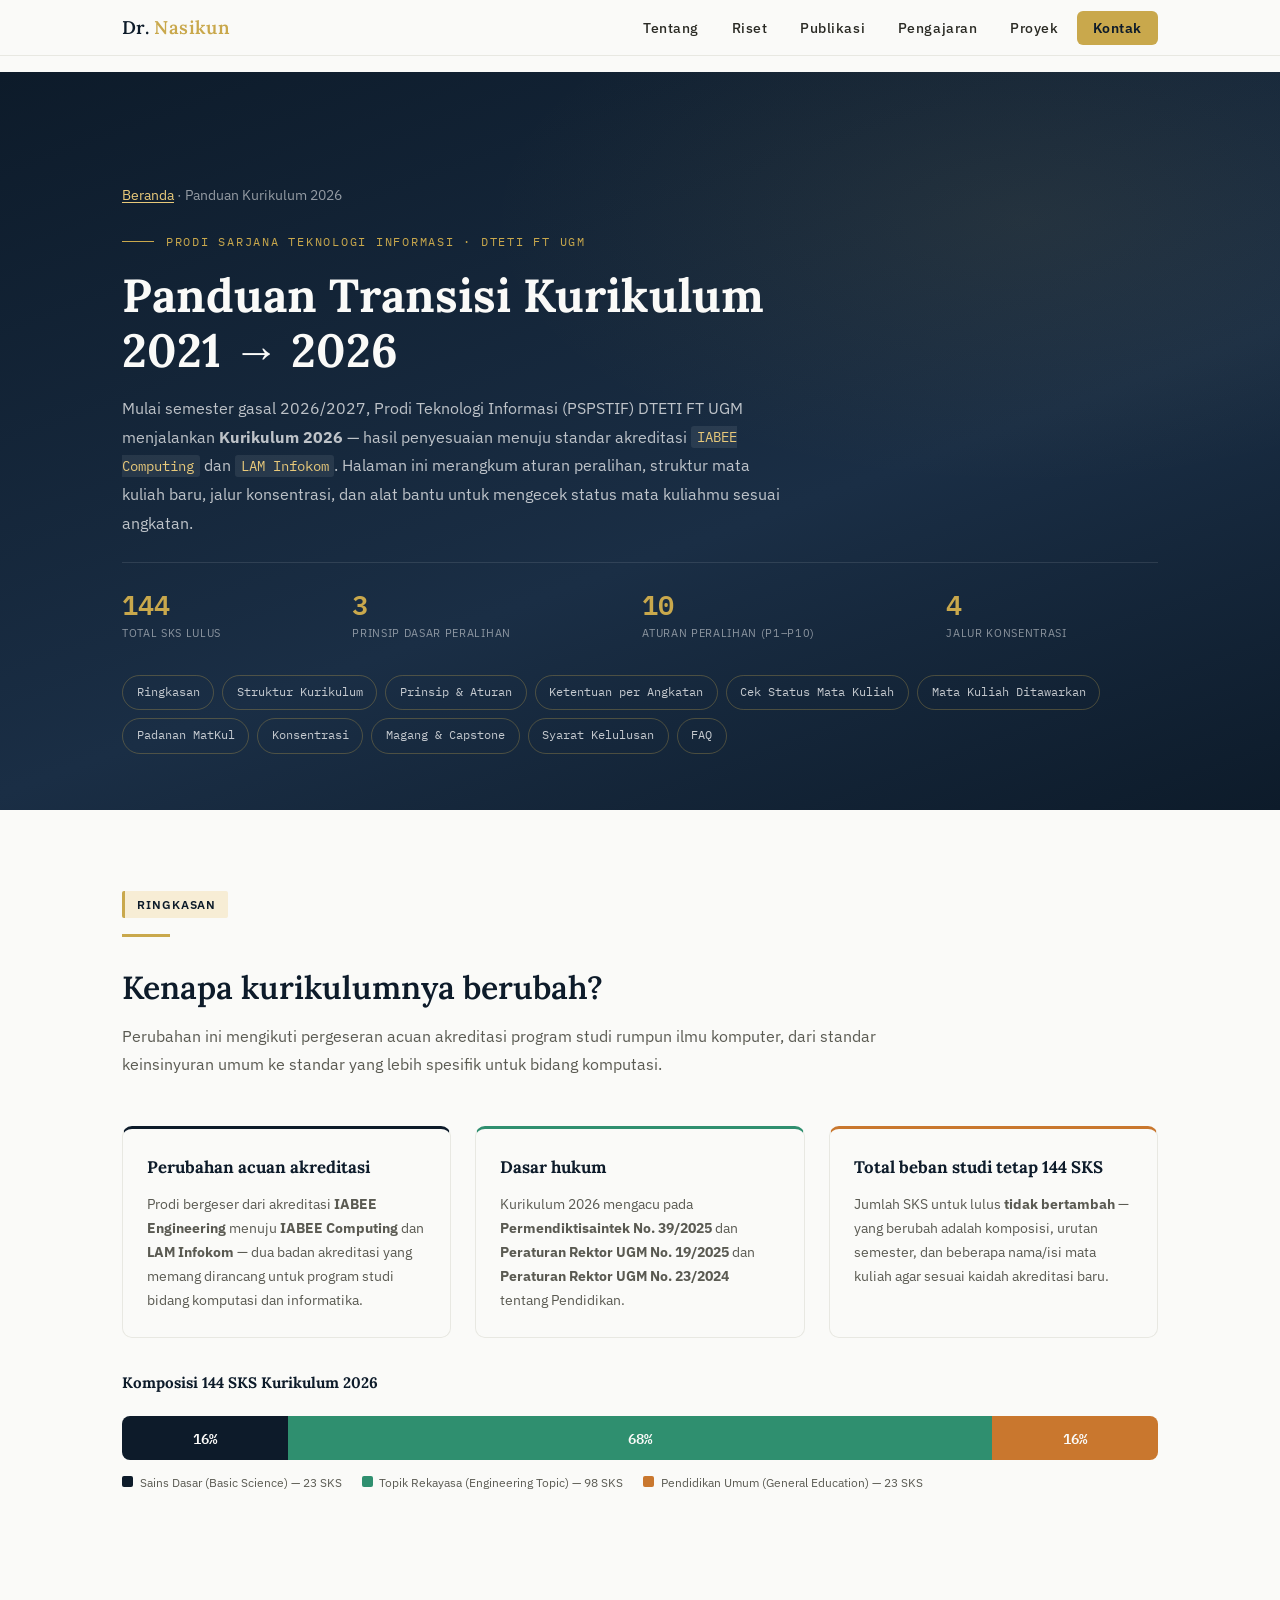
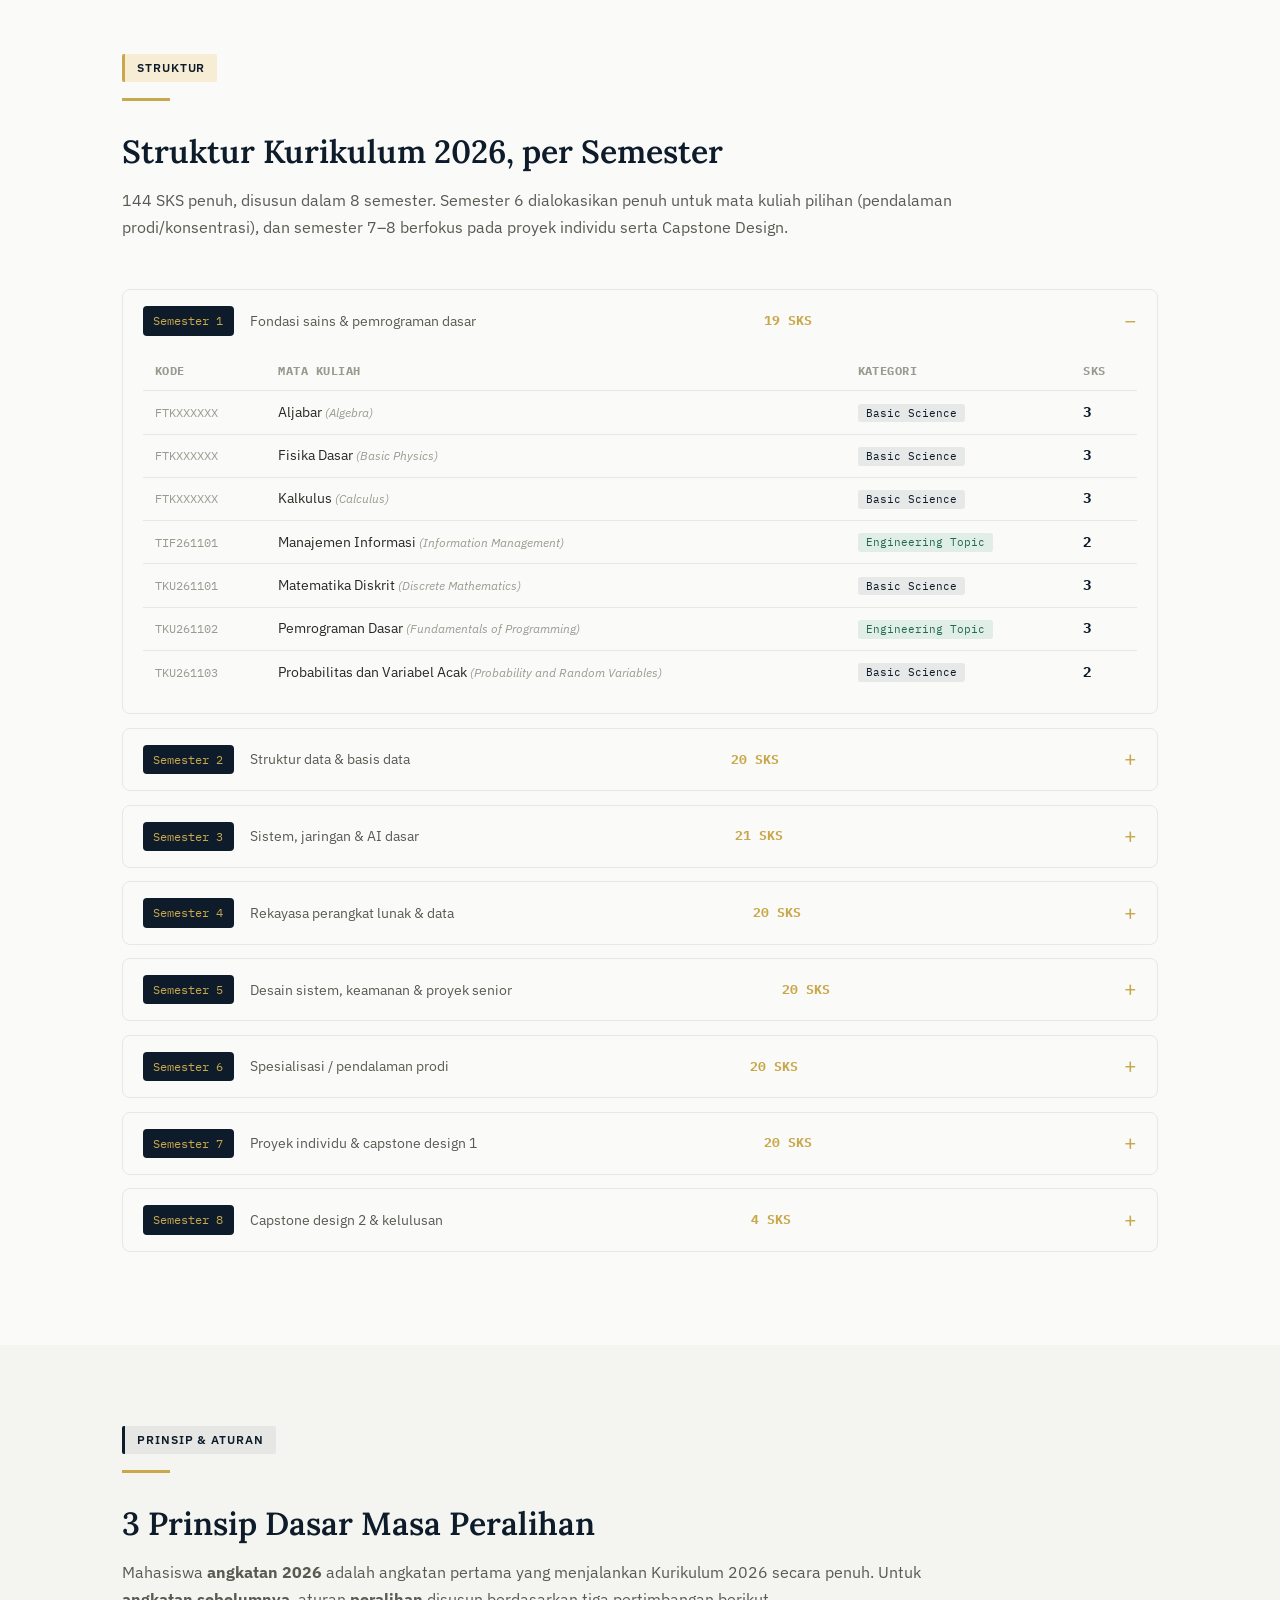
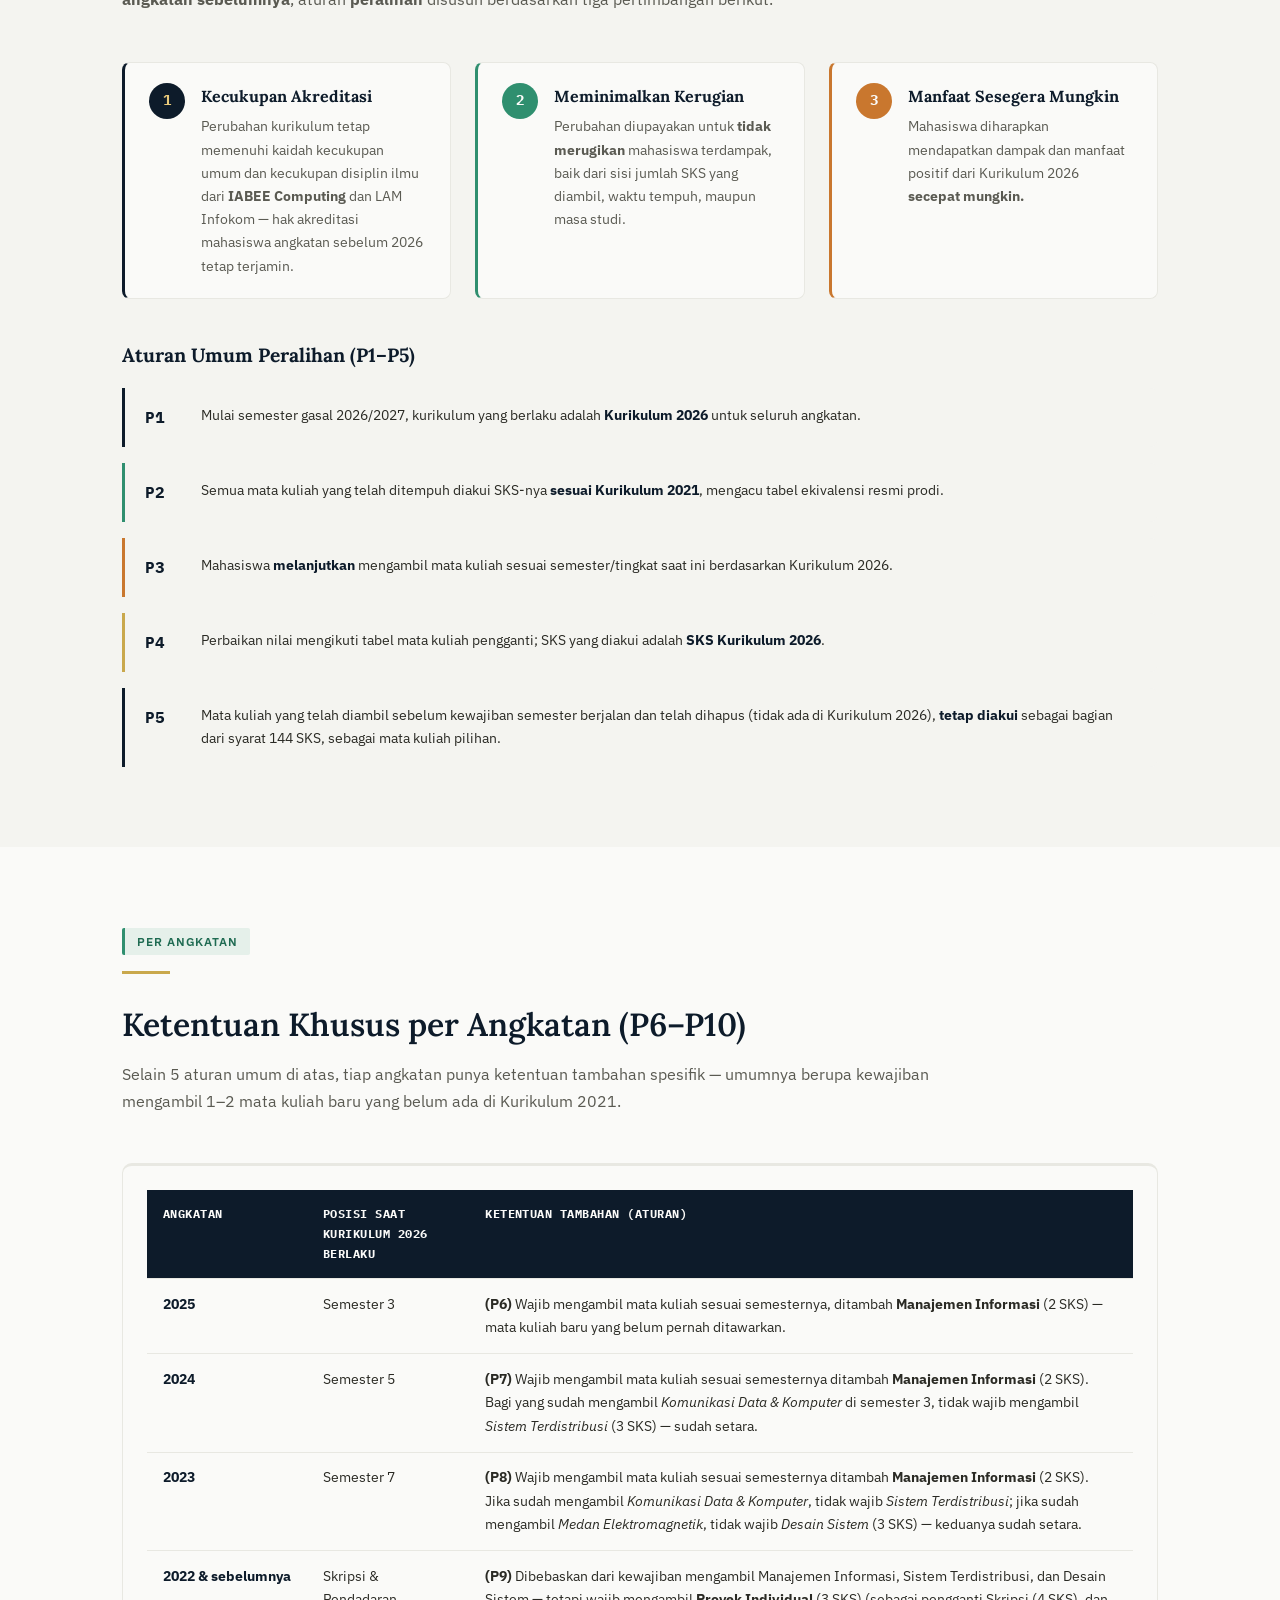
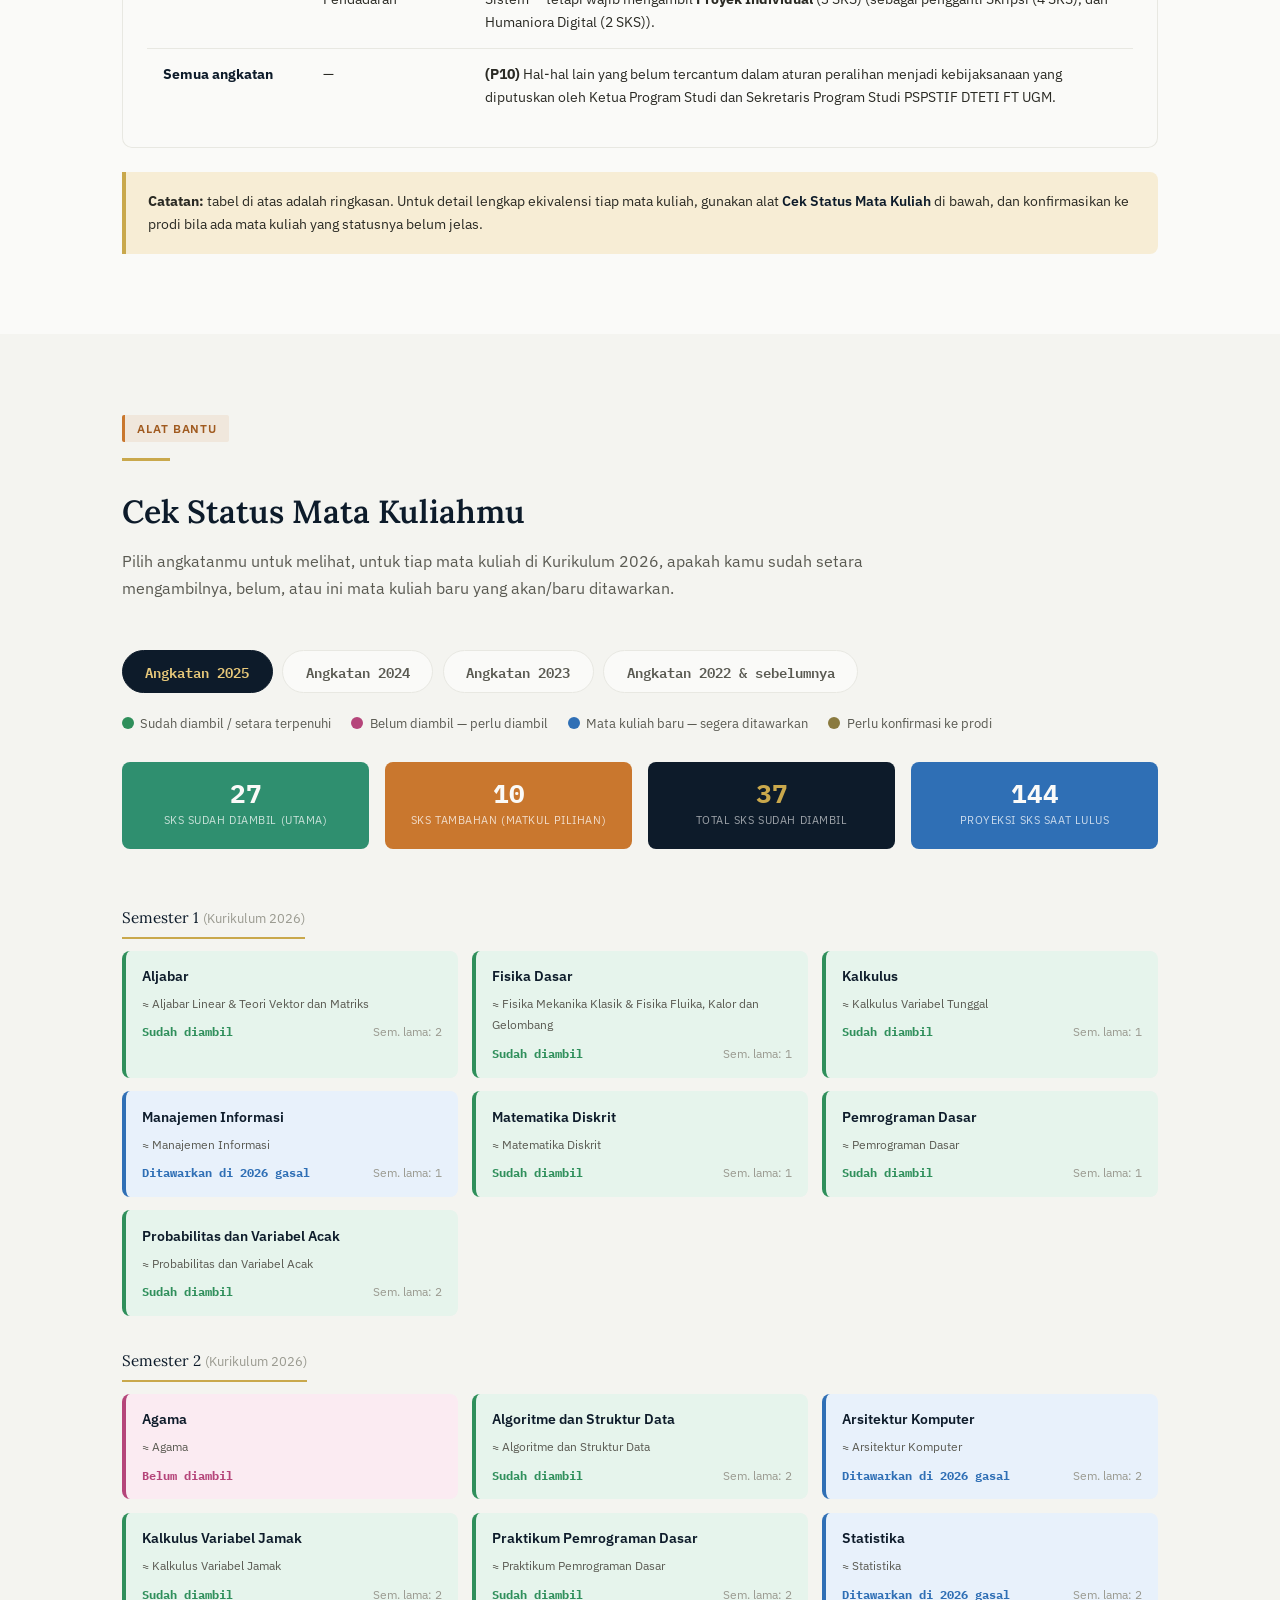
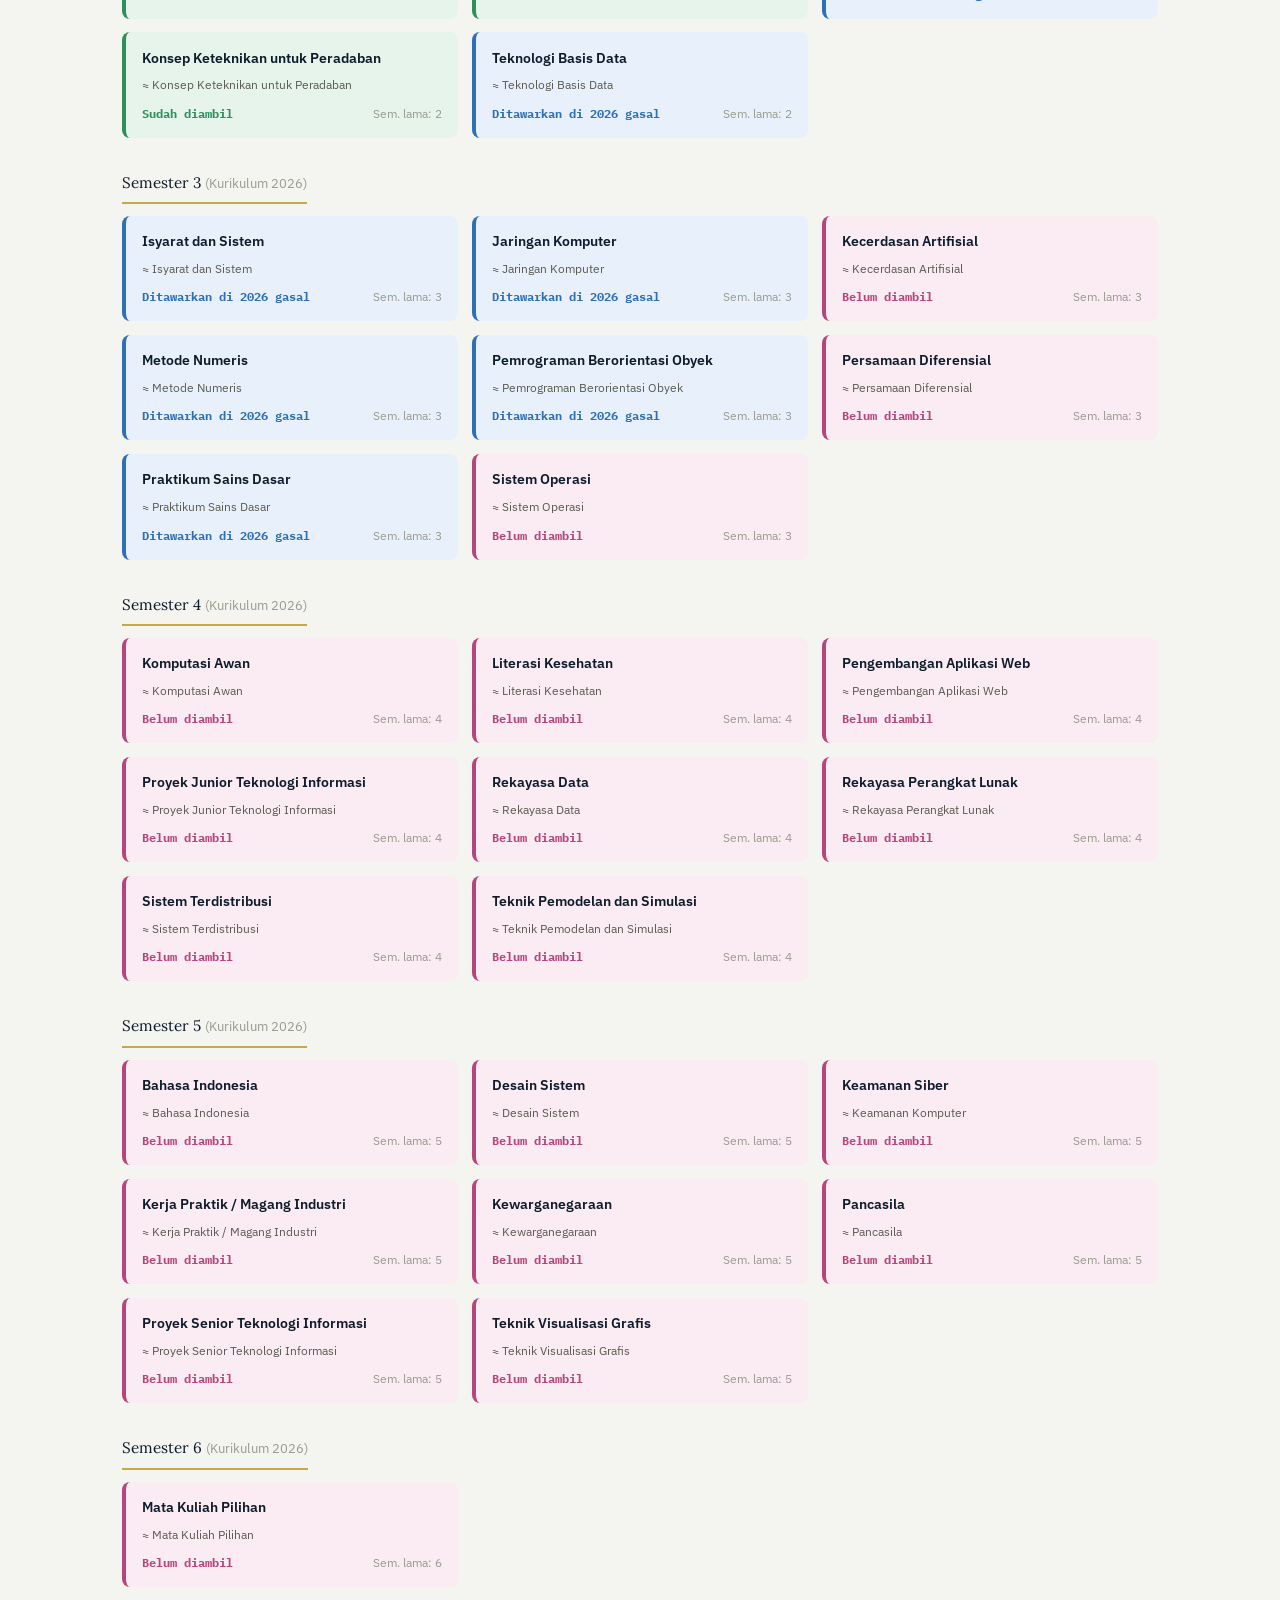
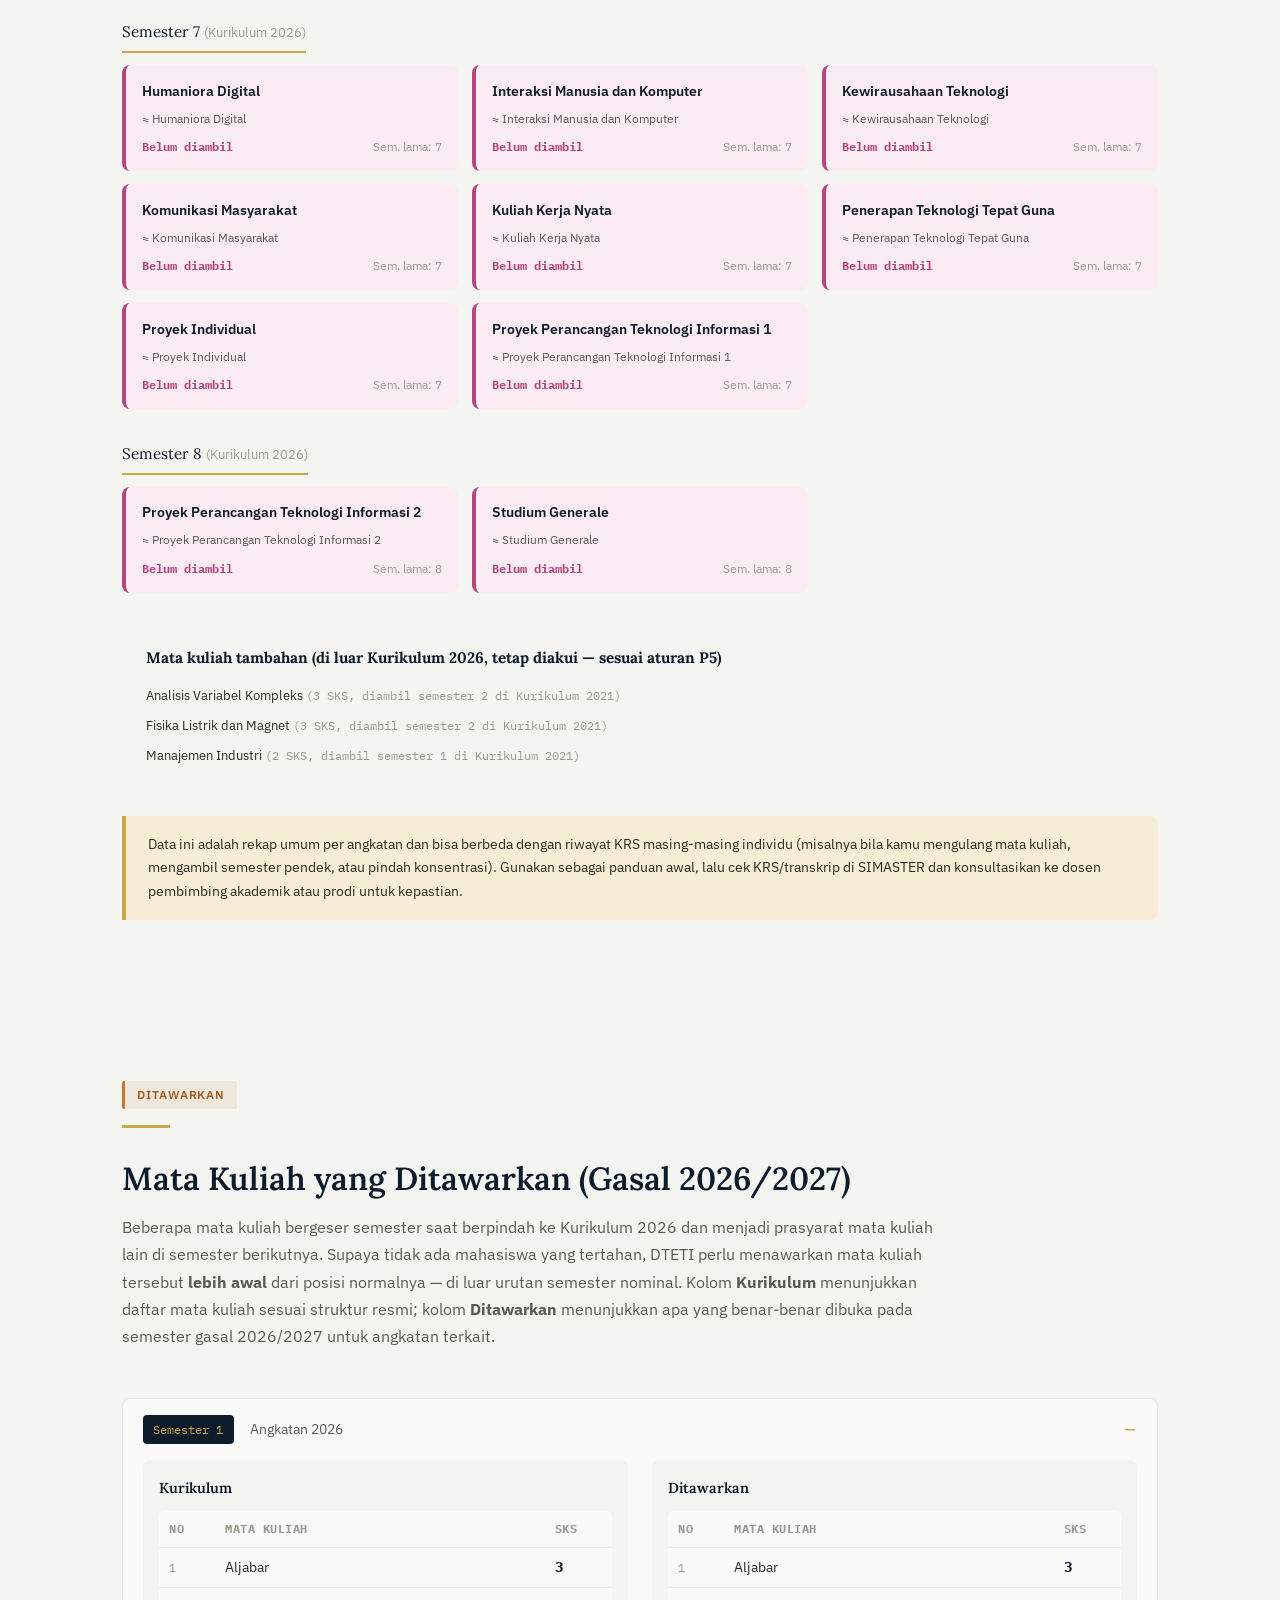
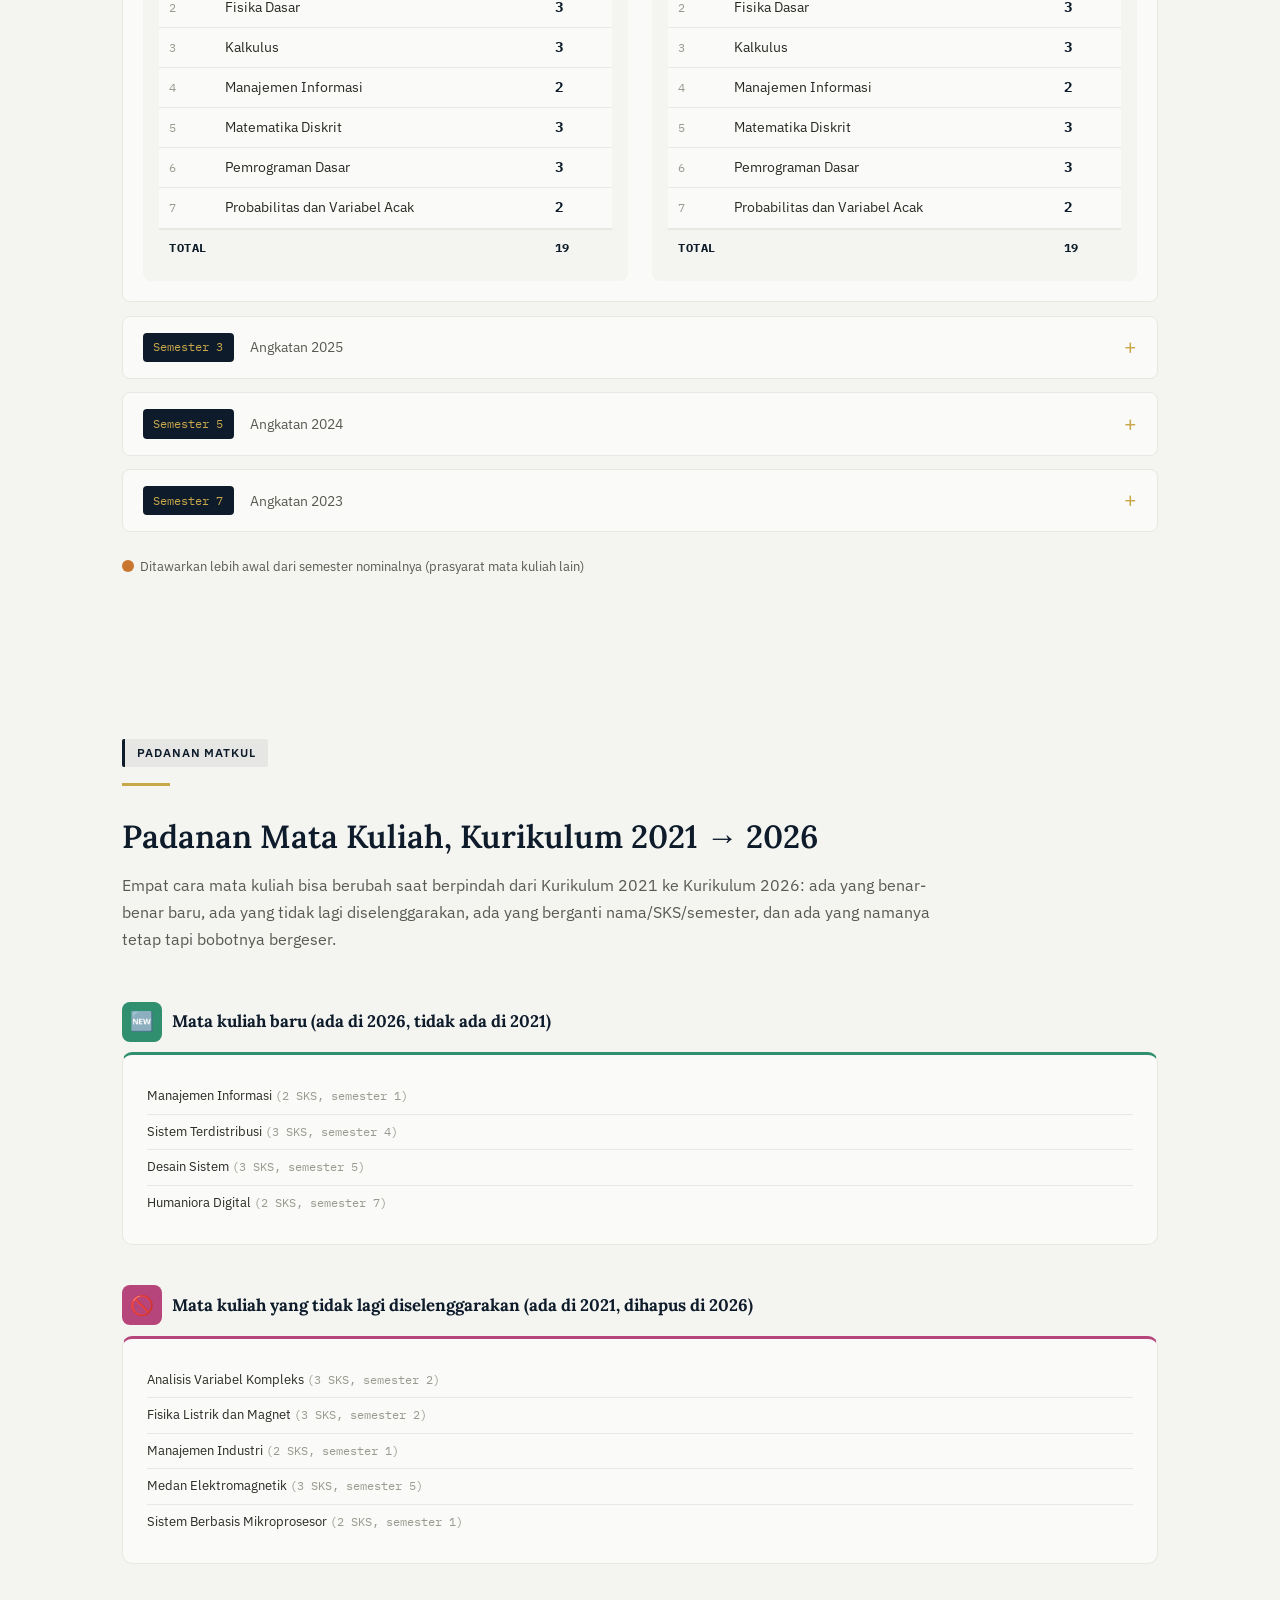
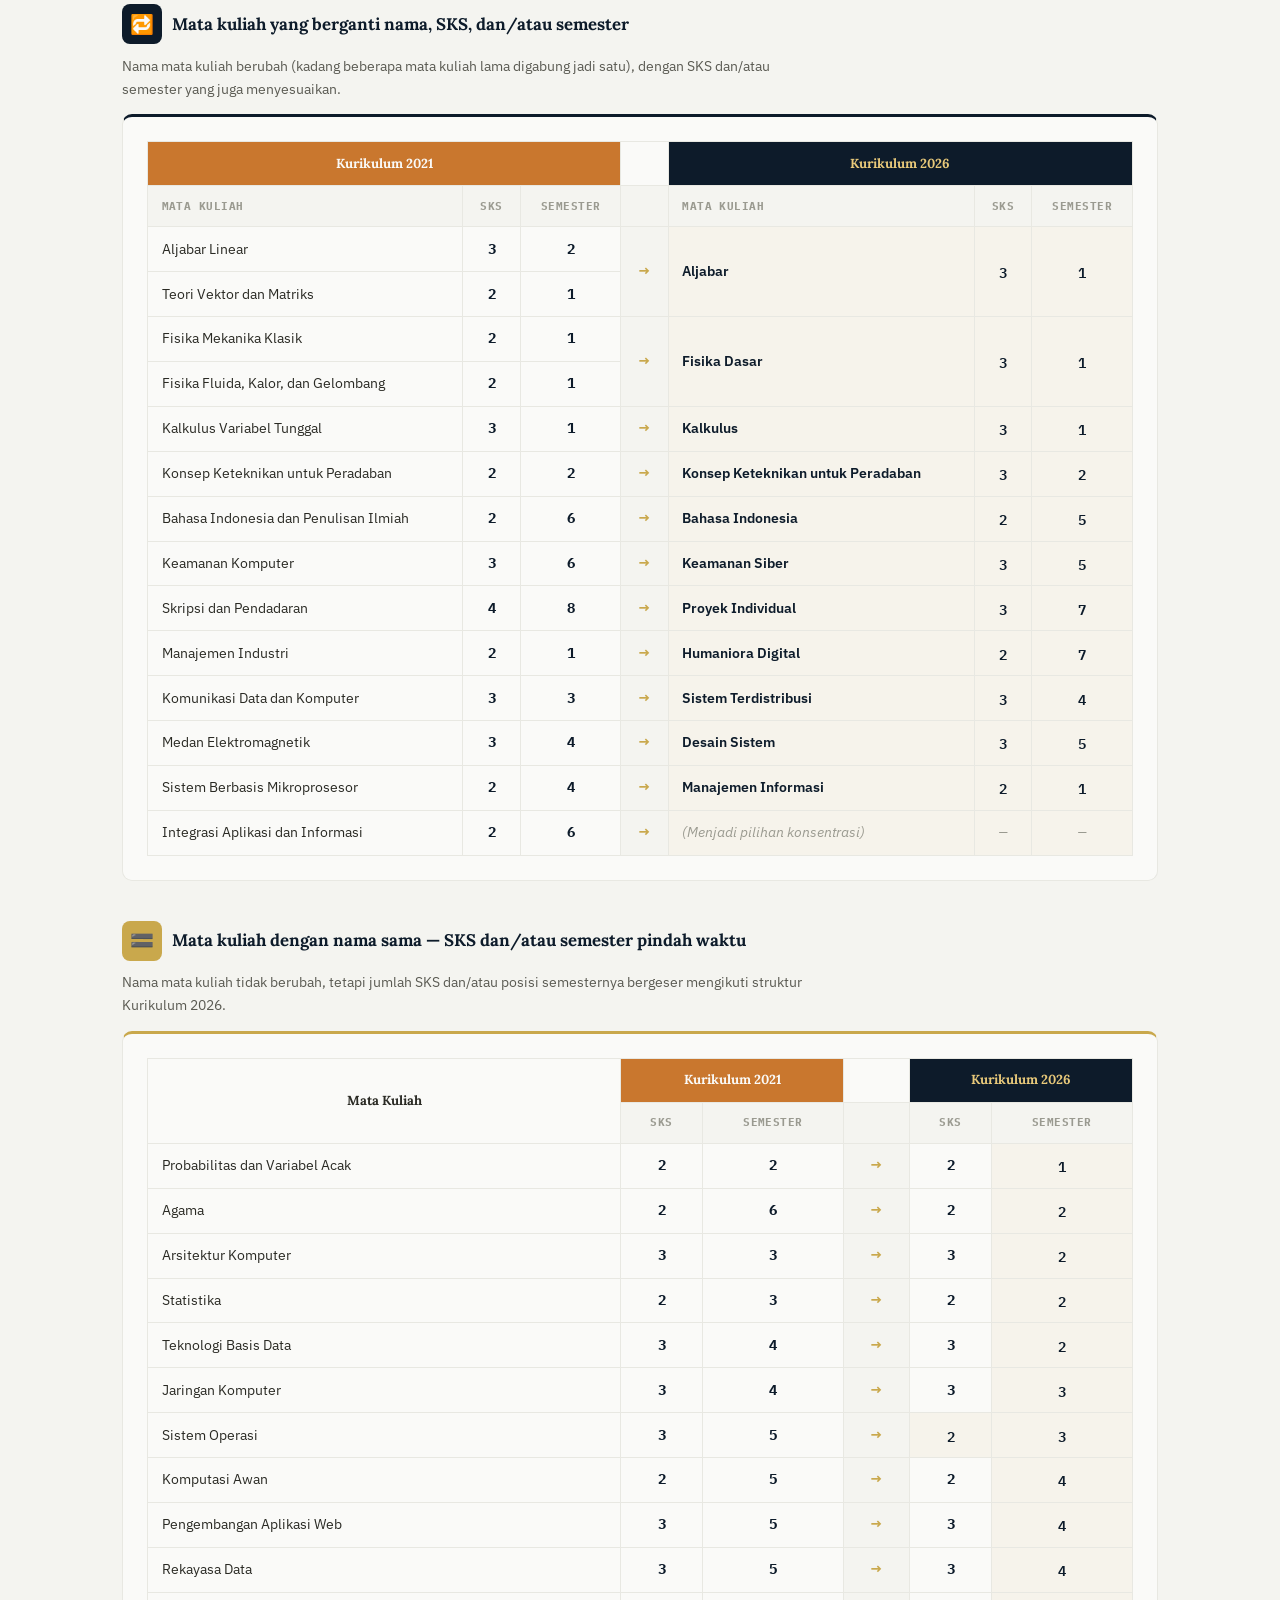
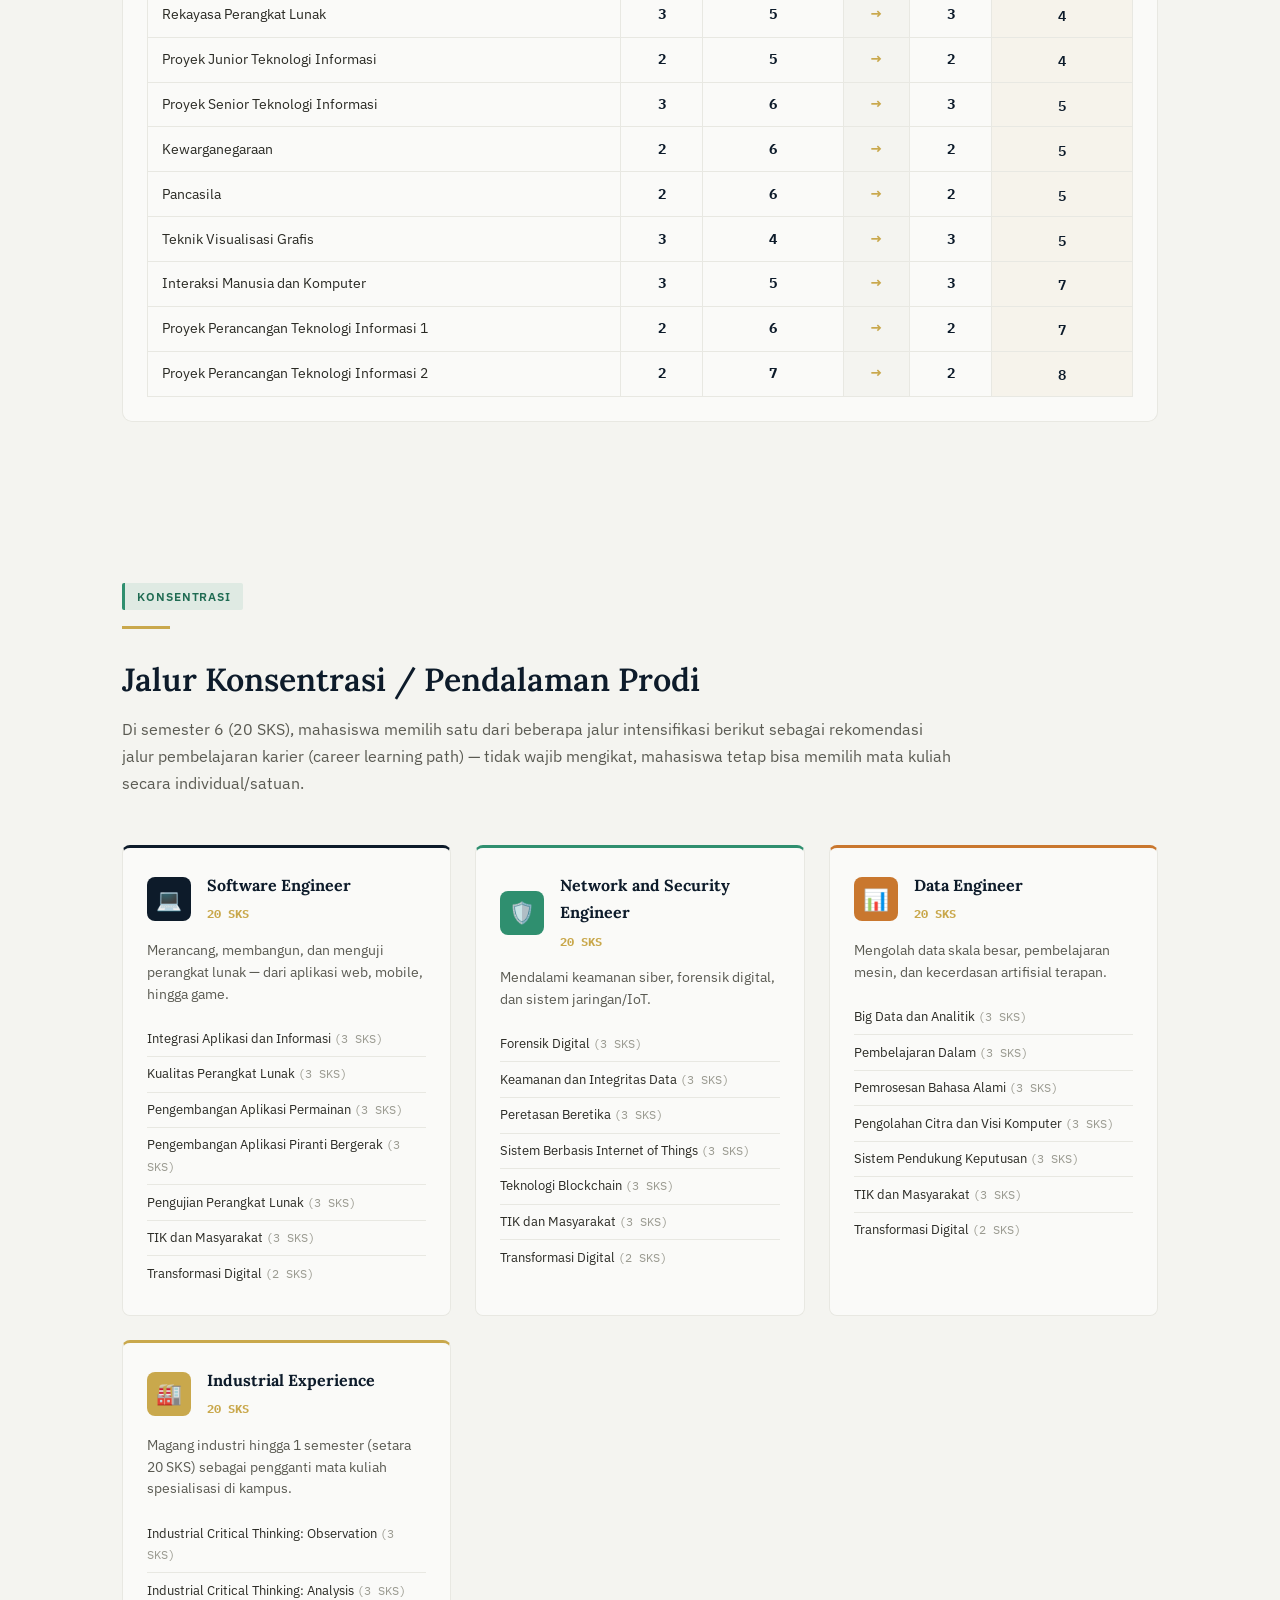
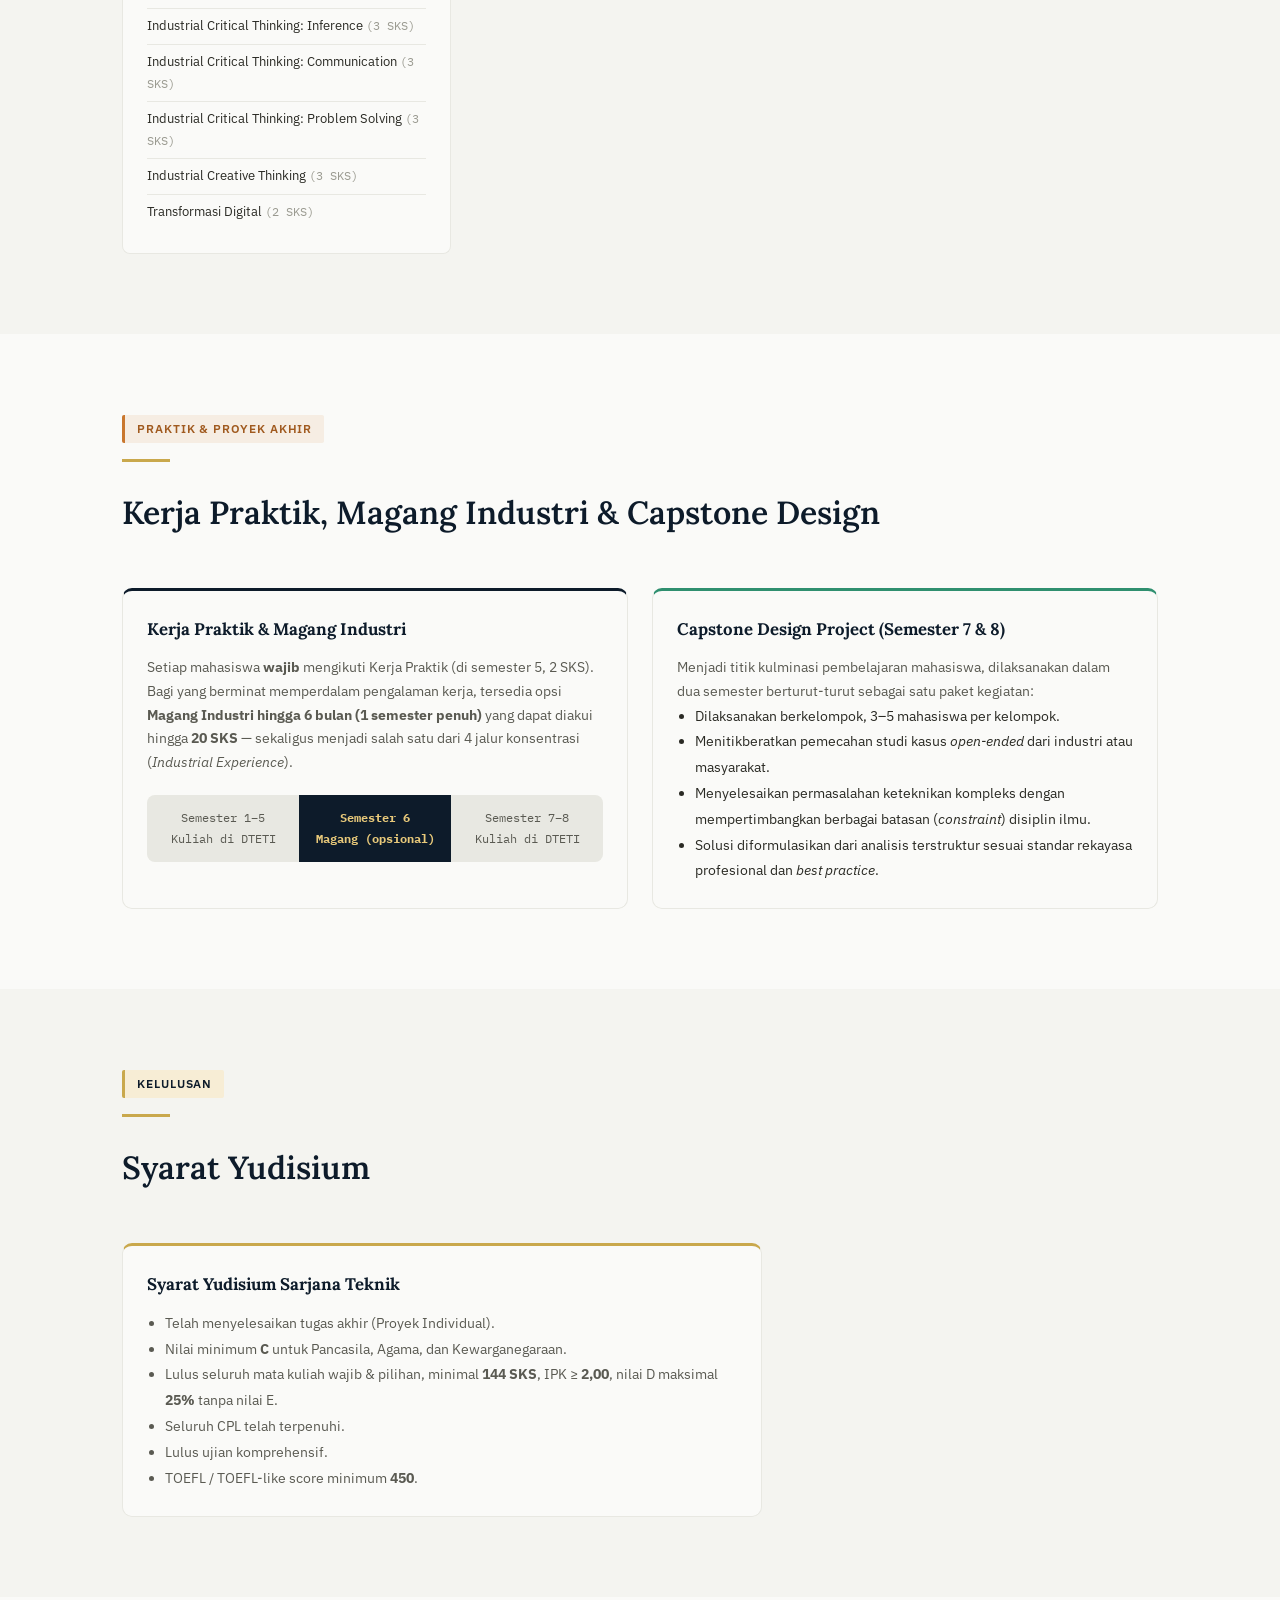
<file: kurikulum2026/index.html>
<!DOCTYPE html>
<html lang="id">
<head>
  <meta charset="UTF-8" />
  <meta name="viewport" content="width=device-width, initial-scale=1.0" />
  <meta name="description" content="Panduan transisi Kurikulum 2021 ke Kurikulum 2026 untuk mahasiswa Program Studi Sarjana Teknologi Informasi, DTETI, Fakultas Teknik UGM — aturan peralihan, struktur mata kuliah, jalur konsentrasi, dan pengecekan status mata kuliah per angkatan." />
  <title>Panduan Transisi Kurikulum 2026 — Teknologi Informasi DTETI UGM</title>
  <link rel="stylesheet" href="../css/style.css" />
  <link rel="stylesheet" href="css/kurikulum.css" />
  <link rel="icon" href="data:image/svg+xml,<svg xmlns='http://www.w3.org/2000/svg' viewBox='0 0 32 32'><rect width='32' height='32' rx='6' fill='%230d1b2a'/><text y='24' x='4' font-size='22' font-family='serif' fill='%23c9a84c'>N</text></svg>" />
</head>
<body class="page-research-detail">

<nav id="navbar">
  <div class="nav-inner">
    <a href="../index.html" class="nav-brand">Dr. <span>Nasikun</span></a>
    <ul class="nav-links">
      <li><a href="../index.html#about">Tentang</a></li>
      <li><a href="../index.html#research">Riset</a></li>
      <li><a href="../index.html#publications">Publikasi</a></li>
      <li><a href="../index.html#teaching">Pengajaran</a></li>
      <li><a href="../index.html#projects">Proyek</a></li>
      <li class="nav-cta"><a href="../index.html#contact">Kontak</a></li>
    </ul>
    <div id="hamburger" aria-label="Buka menu">
      <span></span><span></span><span></span>
    </div>
  </div>
</nav>

<main class="page-sub-main">

  <!-- ── HERO ─────────────────────────────────────────────────────── -->
  <header class="kur-hero">
    <div class="container">
      <nav class="breadcrumb" aria-label="Remah roti">
        <a href="../index.html">Beranda</a> · Panduan Kurikulum 2026
      </nav>
      <div class="kur-eyebrow">Prodi Sarjana Teknologi Informasi · DTETI FT UGM</div>
      <h1>Panduan Transisi Kurikulum 2021 → 2026</h1>
      <p class="kur-hero-lead">
        Mulai semester gasal 2026/2027, Prodi Teknologi Informasi (PSPSTIF) DTETI FT UGM menjalankan
        <strong>Kurikulum 2026</strong> — hasil penyesuaian menuju standar akreditasi <code>IABEE Computing</code>
        dan <code>LAM Infokom</code>. Halaman ini merangkum aturan peralihan, struktur mata kuliah baru,
        jalur konsentrasi, dan alat bantu untuk mengecek status mata kuliahmu sesuai angkatan.
      </p>

      <div class="kur-stat-row">
        <div class="kur-stat"><div class="stat-num">144</div><div class="stat-label">Total SKS lulus</div></div>
        <div class="kur-stat"><div class="stat-num">3</div><div class="stat-label">Prinsip dasar peralihan</div></div>
        <div class="kur-stat"><div class="stat-num">10</div><div class="stat-label">Aturan peralihan (P1–P10)</div></div>
        <div class="kur-stat"><div class="stat-num">4</div><div class="stat-label">Jalur konsentrasi</div></div>
      </div>

      <div class="kur-toc">
        <a href="#ringkasan">Ringkasan</a>
        <a href="#struktur">Struktur Kurikulum</a>
        <a href="#prinsip">Prinsip &amp; Aturan</a>
        <a href="#per-angkatan">Ketentuan per Angkatan</a>
        <a href="#cek-status">Cek Status Mata Kuliah</a>
        <a href="#ditawarkan">Mata Kuliah Ditawarkan</a>
        <a href="#padanan">Padanan MatKul</a>
        <a href="#konsentrasi">Konsentrasi</a>
        <a href="#magang">Magang &amp; Capstone</a>
        <a href="#kelulusan">Syarat Kelulusan</a>
        <a href="#faq">FAQ</a>
      </div>
    </div>
  </header>

  <!-- ── RINGKASAN ────────────────────────────────────────────────── -->
  <section id="ringkasan" class="kur-section section">
    <div class="container">
      <div class="section-header animate-on-scroll">
        <span class="badge">Ringkasan</span>
        <div class="divider"></div>
        <h2>Kenapa kurikulumnya berubah?</h2>
        <p>
          Perubahan ini mengikuti pergeseran acuan akreditasi program studi rumpun ilmu komputer,
          dari standar keinsinyuran umum ke standar yang lebih spesifik untuk bidang komputasi.
        </p>
      </div>

      <div class="kur-grid animate-on-scroll">
        <div class="kur-card">
          <h3 style="font-family:var(--font-serif);color:var(--navy);font-size:1.05rem;margin-bottom:0.75rem;">Perubahan acuan akreditasi</h3>
          <p style="font-size:0.88rem;color:var(--gray-600);line-height:1.7;">
            Prodi bergeser dari akreditasi <strong>IABEE Engineering</strong> menuju
            <strong>IABEE Computing</strong> dan <strong>LAM Infokom</strong> — dua badan akreditasi yang
            memang dirancang untuk program studi bidang komputasi dan informatika.
          </p>
        </div>
        <div class="kur-card">
          <h3 style="font-family:var(--font-serif);color:var(--navy);font-size:1.05rem;margin-bottom:0.75rem;">Dasar hukum</h3>
          <p style="font-size:0.88rem;color:var(--gray-600);line-height:1.7;">
            Kurikulum 2026 mengacu pada <strong>Permendiktisaintek No. 39/2025</strong> dan
            <strong>Peraturan Rektor UGM No. 19/2025</strong> dan <strong>Peraturan Rektor UGM No. 23/2024</strong> 
            tentang Pendidikan.
          </p>
        </div>
        <div class="kur-card">
          <h3 style="font-family:var(--font-serif);color:var(--navy);font-size:1.05rem;margin-bottom:0.75rem;">Total beban studi tetap 144 SKS</h3>
          <p style="font-size:0.88rem;color:var(--gray-600);line-height:1.7;">
            Jumlah SKS untuk lulus <strong>tidak bertambah</strong> — yang berubah adalah komposisi,
            urutan semester, dan beberapa nama/isi mata kuliah agar sesuai kaidah akreditasi baru.
          </p>
        </div>
      </div>

      <div class="animate-on-scroll" style="margin-top:2rem;">
        <h4 style="font-family:var(--font-serif);color:var(--navy);font-size:0.95rem;margin-bottom:0.5rem;">Komposisi 144 SKS Kurikulum 2026</h4>
        <div class="kur-composition">
          <div class="kur-comp-basic" style="width:16%;">16%</div>
          <div class="kur-comp-eng" style="width:68%;">68%</div>
          <div class="kur-comp-gen" style="width:16%;">16%</div>
        </div>
        <div class="kur-composition-legend">
          <span><span class="swatch" style="background:var(--navy);"></span>Sains Dasar (Basic Science) — 23 SKS</span>
          <span><span class="swatch" style="background:#2f8f6f;"></span>Topik Rekayasa (Engineering Topic) — 98 SKS</span>
          <span><span class="swatch" style="background:#c9772e;"></span>Pendidikan Umum (General Education) — 23 SKS</span>
        </div>
      </div>
    </div>
  </section>

  <!-- ── STRUKTUR KURIKULUM ───────────────────────────────────────── -->
  <section id="struktur" class="kur-section section">
    <div class="container">
      <div class="section-header animate-on-scroll">
        <span class="badge">Struktur</span>
        <div class="divider"></div>
        <h2>Struktur Kurikulum 2026, per Semester</h2>
        <p>144 SKS penuh, disusun dalam 8 semester. Semester 6 dialokasikan penuh untuk mata kuliah pilihan (pendalaman prodi/konsentrasi), dan semester 7–8 berfokus pada proyek individu serta Capstone Design.</p>
      </div>
      <div id="struktur-accordion" class="animate-on-scroll"></div>
    </div>
  </section>

  <!-- ── PRINSIP & ATURAN ─────────────────────────────────────────── -->
  <section id="prinsip" class="kur-section alt section">
    <div class="container">
      <div class="section-header animate-on-scroll">
        <span class="badge badge-kur-navy">Prinsip &amp; Aturan</span>
        <div class="divider"></div>
        <h2>3 Prinsip Dasar Masa Peralihan</h2>
        <p>Mahasiswa <strong>angkatan 2026 </strong>adalah angkatan pertama yang menjalankan Kurikulum 2026 secara penuh. 
          Untuk <strong>angkatan sebelumnya</strong>, aturan <strong>peralihan</strong> disusun berdasarkan tiga pertimbangan berikut.</p>
      </div>

      <div class="kur-grid cols-3 animate-on-scroll" style="margin-bottom:2.5rem;">
        <div class="kur-num-card">
          <div class="kur-num-badge">1</div>
          <div><h4>Kecukupan Akreditasi</h4><p>Perubahan kurikulum tetap memenuhi kaidah kecukupan umum dan kecukupan disiplin ilmu dari <strong>IABEE Computing</strong> dan LAM Infokom — hak akreditasi mahasiswa angkatan sebelum 2026 tetap terjamin.</p></div>
        </div>
        <div class="kur-num-card">
          <div class="kur-num-badge">2</div>
          <div><h4>Meminimalkan Kerugian</h4><p>Perubahan diupayakan untuk <strong>tidak merugikan</strong> mahasiswa terdampak, baik dari sisi jumlah SKS yang diambil, waktu tempuh, maupun masa studi.</p></div>
        </div>
        <div class="kur-num-card">
          <div class="kur-num-badge">3</div>
          <div><h4>Manfaat Sesegera Mungkin</h4><p>Mahasiswa diharapkan mendapatkan dampak dan manfaat positif dari Kurikulum 2026 <strong>secepat mungkin.</strong></p></div>
        </div>
      </div>

      <h3 style="font-family:var(--font-serif);color:var(--navy);font-size:1.2rem;margin-bottom:1rem;" class="animate-on-scroll">Aturan Umum Peralihan (P1–P5)</h3>
      <div class="kur-rule-list animate-on-scroll">
        <div class="kur-rule-item"><span class="kur-rule-code">P1</span><p>Mulai semester gasal 2026/2027, kurikulum yang berlaku adalah <strong>Kurikulum 2026</strong> untuk seluruh angkatan.</p></div>
        <div class="kur-rule-item"><span class="kur-rule-code">P2</span><p>Semua mata kuliah yang telah ditempuh diakui SKS-nya <strong>sesuai Kurikulum 2021</strong>, mengacu tabel ekivalensi resmi prodi.</p></div>
        <div class="kur-rule-item"><span class="kur-rule-code">P3</span><p>Mahasiswa <strong>melanjutkan</strong> mengambil mata kuliah sesuai semester/tingkat saat ini berdasarkan Kurikulum 2026.</p></div>
        <div class="kur-rule-item"><span class="kur-rule-code">P4</span><p>Perbaikan nilai mengikuti tabel mata kuliah pengganti; SKS yang diakui adalah <strong>SKS Kurikulum 2026</strong>.</p></div>
        <div class="kur-rule-item"><span class="kur-rule-code">P5</span><p>Mata kuliah yang telah diambil sebelum kewajiban semester berjalan dan telah dihapus (tidak ada di Kurikulum 2026), <strong>tetap diakui</strong> sebagai bagian dari syarat 144 SKS, sebagai mata kuliah pilihan.</p></div>
      </div>
    </div>
  </section>

  <!-- ── KETENTUAN PER ANGKATAN ───────────────────────────────────── -->
  <section id="per-angkatan" class="kur-section section">
    <div class="container">
      <div class="section-header animate-on-scroll">
        <span class="badge badge-kur-green">Per Angkatan</span>
        <div class="divider"></div>
        <h2>Ketentuan Khusus per Angkatan (P6–P10)</h2>
        <p>Selain 5 aturan umum di atas, tiap angkatan punya ketentuan tambahan spesifik — umumnya berupa kewajiban mengambil 1–2 mata kuliah baru yang belum ada di Kurikulum 2021.</p>
      </div>

      <div class="kur-card animate-on-scroll" style="overflow-x:auto;">
        <table class="kur-angkatan-table">
          <thead><tr><th>Angkatan</th><th>Posisi saat Kurikulum 2026 berlaku</th><th>Ketentuan tambahan (aturan)</th></tr></thead>
          <tbody>
            <tr>
              <td>2025</td>
              <td>Semester 3</td>
              <td><strong>(P6)</strong> Wajib mengambil mata kuliah sesuai semesternya, ditambah <strong>Manajemen Informasi</strong> (2 SKS) — mata kuliah baru yang belum pernah ditawarkan.</td>
            </tr>
            <tr>
              <td>2024</td>
              <td>Semester 5</td>
              <td><strong>(P7)</strong> Wajib mengambil mata kuliah sesuai semesternya ditambah <strong>Manajemen Informasi</strong> (2 SKS). Bagi yang sudah mengambil <em>Komunikasi Data &amp; Komputer</em> di semester 3, tidak wajib mengambil <em>Sistem Terdistribusi</em> (3 SKS) — sudah setara.</td>
            </tr>
            <tr>
              <td>2023</td>
              <td>Semester 7</td>
              <td><strong>(P8)</strong> Wajib mengambil mata kuliah sesuai semesternya ditambah <strong>Manajemen Informasi</strong> (2 SKS). Jika sudah mengambil <em>Komunikasi Data &amp; Komputer</em>, tidak wajib <em>Sistem Terdistribusi</em>; jika sudah mengambil <em>Medan Elektromagnetik</em>, tidak wajib <em>Desain Sistem</em> (3 SKS) — keduanya sudah setara.</td>
            </tr>
            <tr>
              <td>2022 &amp; sebelumnya</td>
              <td>Skripsi &amp; Pendadaran</td>
              <td><strong>(P9)</strong> Dibebaskan dari kewajiban mengambil Manajemen Informasi, Sistem Terdistribusi, dan Desain Sistem — tetapi wajib mengambil <strong>Proyek Individual</strong> (3 SKS) (sebagai pengganti Skripsi (4 SKS), dan Humaniora Digital (2 SKS)).</td>
            </tr>
            <tr>
              <td>Semua angkatan</td>
              <td>—</td>
              <td><strong>(P10)</strong> Hal-hal lain yang belum tercantum dalam aturan peralihan menjadi kebijaksanaan yang diputuskan oleh Ketua Program Studi dan Sekretaris Program Studi PSPSTIF DTETI FT UGM.</td>
            </tr>
          </tbody>
        </table>
      </div>

      <div class="kur-disclaimer animate-on-scroll" style="margin-top:1.5rem;">
        <strong>Catatan:</strong> tabel di atas adalah ringkasan. Untuk detail lengkap ekivalensi tiap mata kuliah,
        gunakan alat <a href="#cek-status" style="color:var(--navy);font-weight:600;">Cek Status Mata Kuliah</a> di bawah,
        dan konfirmasikan ke prodi bila ada mata kuliah yang statusnya belum jelas.
      </div>
    </div>
  </section>

  <!-- ── CEK STATUS MATA KULIAH ───────────────────────────────────── -->
  <section id="cek-status" class="kur-section alt section">
    <div class="container">
      <div class="section-header animate-on-scroll">
        <span class="badge badge-kur-orange">Alat Bantu</span>
        <div class="divider"></div>
        <h2>Cek Status Mata Kuliahmu</h2>
        <p>Pilih angkatanmu untuk melihat, untuk tiap mata kuliah di Kurikulum 2026, apakah kamu sudah setara mengambilnya, belum, atau ini mata kuliah baru yang akan/baru ditawarkan.</p>
      </div>

      <div class="kur-angkatan-chips animate-on-scroll">
        <button class="kur-angkatan-chip" data-angkatan="2025">Angkatan 2025</button>
        <button class="kur-angkatan-chip" data-angkatan="2024">Angkatan 2024</button>
        <button class="kur-angkatan-chip" data-angkatan="2023">Angkatan 2023</button>
        <button class="kur-angkatan-chip" data-angkatan="2022">Angkatan 2022 &amp; sebelumnya</button>
      </div>

      <div class="kur-legend animate-on-scroll">
        <span><span class="dot" style="background:var(--kur-green);"></span>Sudah diambil / setara terpenuhi</span>
        <span><span class="dot" style="background:var(--kur-pink);"></span>Belum diambil — perlu diambil</span>
        <span><span class="dot" style="background:var(--kur-blue);"></span>Mata kuliah baru — segera ditawarkan</span>
        <span><span class="dot" style="background:var(--kur-check);"></span>Perlu konfirmasi ke prodi</span>
      </div>

      <div class="kur-summary-row animate-on-scroll">
        <div class="kur-summary-card accent-green"><div class="stat-num" id="stat-utama">–</div><div class="stat-label">SKS sudah diambil (utama)</div></div>
        <div class="kur-summary-card accent-orange"><div class="stat-num" id="stat-tambahan">–</div><div class="stat-label">SKS tambahan (MatKul Pilihan)</div></div>
        <div class="kur-summary-card"><div class="stat-num" id="stat-total">–</div><div class="stat-label">Total SKS sudah diambil</div></div>
        <div class="kur-summary-card accent-blue"><div class="stat-num" id="stat-proyeksi">–</div><div class="stat-label">Proyeksi SKS saat lulus</div></div>
      </div>

      <div id="checker-table-container" class="animate-on-scroll"></div>

      <div class="kur-extra-note animate-on-scroll">
        <h4>Mata kuliah tambahan (di luar Kurikulum 2026, tetap diakui — sesuai aturan P5)</h4>
        <ul id="extra-credit-list"></ul>
      </div>

      <p class="kur-disclaimer animate-on-scroll" style="margin-top:1.5rem;">
        Data ini adalah rekap umum per angkatan dan bisa berbeda dengan riwayat KRS masing-masing individu
        (misalnya bila kamu mengulang mata kuliah, mengambil semester pendek, atau pindah konsentrasi).
        Gunakan sebagai panduan awal, lalu cek KRS/transkrip di SIMASTER dan konsultasikan ke dosen
        pembimbing akademik atau prodi untuk kepastian.
      </p>
    </div>
  </section>

  <!-- ── MATA KULIAH YANG DITAWARKAN ──────────────────────────────── -->
  <section id="ditawarkan" class="kur-section alt section">
    <div class="container">
      <div class="section-header animate-on-scroll">
        <span class="badge badge-kur-orange">Ditawarkan</span>
        <div class="divider"></div>
        <h2>Mata Kuliah yang Ditawarkan (Gasal 2026/2027)</h2>
        <p>
          Beberapa mata kuliah bergeser semester saat berpindah ke Kurikulum 2026 dan menjadi prasyarat
          mata kuliah lain di semester berikutnya. Supaya tidak ada mahasiswa yang tertahan, DTETI perlu
          menawarkan mata kuliah tersebut <strong>lebih awal</strong> dari posisi normalnya — di luar
          urutan semester nominal. Kolom <strong>Kurikulum</strong> menunjukkan daftar mata kuliah sesuai
          struktur resmi; kolom <strong>Ditawarkan</strong> menunjukkan apa yang benar‑benar dibuka pada
          semester gasal 2026/2027 untuk angkatan terkait.
        </p>
      </div>
      <div id="offerings-accordion" class="animate-on-scroll"></div>
      <div class="kur-legend animate-on-scroll" style="margin-top:1.5rem;margin-bottom:0;">
        <span><span class="dot" style="background:var(--kur-accent-orange);"></span>Ditawarkan lebih awal dari semester nominalnya (prasyarat mata kuliah lain)</span>
      </div>
    </div>
  </section>

  <!-- ── PADANAN MATA KULIAH ───────────────────────────────────────── -->
  <section id="padanan" class="kur-section alt section">
    <div class="container">
      <div class="section-header animate-on-scroll">
        <span class="badge badge-kur-navy">Padanan MatKul</span>
        <div class="divider"></div>
        <h2>Padanan Mata Kuliah, Kurikulum 2021 → 2026</h2>
        <p>Empat cara mata kuliah bisa berubah saat berpindah dari Kurikulum 2021 ke Kurikulum 2026: ada yang benar-benar baru, ada yang tidak lagi diselenggarakan, ada yang berganti nama/SKS/semester, dan ada yang namanya tetap tapi bobotnya bergeser.</p>
      </div>

      <div class="kur-padanan-group animate-on-scroll">
        <h3><span class="kur-padanan-icon kur-icon-chip accent-green">🆕</span> Mata kuliah baru (ada di 2026, tidak ada di 2021)</h3>
        <div id="padanan-baru-content" class="kur-card accent-green"></div>
      </div>

      <div class="kur-padanan-group animate-on-scroll">
        <h3><span class="kur-padanan-icon kur-icon-chip accent-pink">🚫</span> Mata kuliah yang tidak lagi diselenggarakan (ada di 2021, dihapus di 2026)</h3>
        <div id="padanan-dihapus-content" class="kur-card accent-pink"></div>
      </div>

      <div class="kur-padanan-group animate-on-scroll">
        <h3><span class="kur-padanan-icon kur-icon-chip accent-navy">🔁</span> Mata kuliah yang berganti nama, SKS, dan/atau semester</h3>
        <p class="kur-padanan-sub">Nama mata kuliah berubah (kadang beberapa mata kuliah lama digabung jadi satu), dengan SKS dan/atau semester yang juga menyesuaikan.</p>
        <div class="kur-card accent-navy" style="overflow-x:auto;">
          <table class="kur-padanan-table" id="padanan-berubah-table"></table>
        </div>
      </div>

      <div class="kur-padanan-group animate-on-scroll">
        <h3><span class="kur-padanan-icon kur-icon-chip accent-gold">🟰</span> Mata kuliah dengan nama sama — SKS dan/atau semester pindah waktu</h3>
        <p class="kur-padanan-sub">Nama mata kuliah tidak berubah, tetapi jumlah SKS dan/atau posisi semesternya bergeser mengikuti struktur Kurikulum 2026.</p>
        <div class="kur-card accent-gold" id="padanan-tetap-content" style="overflow-x:auto;"></div>
      </div>
    </div>
  </section>

  <!-- ── KONSENTRASI ───────────────────────────────────────────────── -->
  <section id="konsentrasi" class="kur-section alt section">
    <div class="container">
      <div class="section-header animate-on-scroll">
        <span class="badge badge-kur-green">Konsentrasi</span>
        <div class="divider"></div>
        <h2>Jalur Konsentrasi / Pendalaman Prodi</h2>
        <p>Di semester 6 (20 SKS), mahasiswa memilih satu dari beberapa jalur intensifikasi berikut sebagai rekomendasi jalur pembelajaran karier (career learning path) — tidak wajib mengikat, mahasiswa tetap bisa memilih mata kuliah secara individual/satuan.</p>
      </div>
      <div id="jalur-grid" class="kur-grid animate-on-scroll"></div>

      <!-- Disembunyikan sementara — data survei masih perlu ditinjau ulang. Kode dipertahankan untuk diaktifkan kembali nanti.
      <div class="kur-survey animate-on-scroll">
        <h3>Survei preferensi konsentrasi mahasiswa</h3>
        <p class="kur-survey-sub">Hasil jajak pendapat pada sosialisasi Kurikulum 2026 (9 Juli 2026) — "Konsentrasi yang kawan-kawan mau pilih?"</p>
        <div id="survey-chart"></div>
      </div>
      -->
    </div>
  </section>

  <!-- ── MAGANG & CAPSTONE ────────────────────────────────────────── -->
  <section id="magang" class="kur-section section">
    <div class="container">
      <div class="section-header animate-on-scroll">
        <span class="badge badge-kur-orange">Praktik &amp; Proyek Akhir</span>
        <div class="divider"></div>
        <h2>Kerja Praktik, Magang Industri &amp; Capstone Design</h2>
      </div>

      <div class="kur-grid animate-on-scroll">
        <div class="kur-card">
          <h3 style="font-family:var(--font-serif);color:var(--navy);font-size:1.05rem;margin-bottom:0.75rem;">Kerja Praktik &amp; Magang Industri</h3>
          <p style="font-size:0.88rem;color:var(--gray-600);line-height:1.7;">
            Setiap mahasiswa <strong>wajib</strong> mengikuti Kerja Praktik (di semester 5, 2 SKS).
            Bagi yang berminat memperdalam pengalaman kerja, tersedia opsi <strong>Magang Industri hingga
            6 bulan (1 semester penuh)</strong> yang dapat diakui hingga <strong>20 SKS</strong> — sekaligus
            menjadi salah satu dari 4 jalur konsentrasi (<em>Industrial Experience</em>).
          </p>
          <div class="kur-timeline">
            <div>Semester 1–5<br>Kuliah di DTETI</div>
            <div class="active">Semester 6<br>Magang (opsional)</div>
            <div>Semester 7–8<br>Kuliah di DTETI</div>
          </div>
        </div>
        <div class="kur-card">
          <h3 style="font-family:var(--font-serif);color:var(--navy);font-size:1.05rem;margin-bottom:0.75rem;">Capstone Design Project (Semester 7 &amp; 8)</h3>
          <p style="font-size:0.88rem;color:var(--gray-600);line-height:1.7;">
            Menjadi titik kulminasi pembelajaran mahasiswa, dilaksanakan dalam dua semester berturut-turut sebagai satu paket kegiatan:
          </p>
          <ul style="font-size:0.85rem;color:var(--gray-800);line-height:1.9;padding-left:1.1rem;">
            <li>Dilaksanakan berkelompok, 3–5 mahasiswa per kelompok.</li>
            <li>Menitikberatkan pemecahan studi kasus <em>open-ended</em> dari industri atau masyarakat.</li>
            <li>Menyelesaikan permasalahan keteknikan kompleks dengan mempertimbangkan berbagai batasan (<em>constraint</em>) disiplin ilmu.</li>
            <li>Solusi diformulasikan dari analisis terstruktur sesuai standar rekayasa profesional dan <em>best practice</em>.</li>
          </ul>
        </div>
      </div>
    </div>
  </section>

  <!-- ── SYARAT KELULUSAN ─────────────────────────────────────────── -->
  <section id="kelulusan" class="kur-section alt section">
    <div class="container">
      <div class="section-header animate-on-scroll">
        <span class="badge">Kelulusan</span>
        <div class="divider"></div>
        <h2>Syarat Yudisium</h2>
      </div>

      <div class="animate-on-scroll">
        <div class="kur-card accent-gold" style="max-width:40rem;">
          <h3 style="font-family:var(--font-serif);color:var(--navy);font-size:1.05rem;margin-bottom:0.75rem;">Syarat Yudisium Sarjana Teknik</h3>
          <ul style="font-size:0.85rem;color:var(--gray-600);line-height:1.9;padding-left:1.1rem;">
            <li>Telah menyelesaikan tugas akhir (Proyek Individual).</li>
            <li>Nilai minimum <strong>C</strong> untuk Pancasila, Agama, dan Kewarganegaraan.</li>
            <li>Lulus seluruh mata kuliah wajib &amp; pilihan, minimal <strong>144 SKS</strong>, IPK ≥ <strong>2,00</strong>, nilai D maksimal <strong>25%</strong> tanpa nilai E.</li>
            <li>Seluruh CPL telah terpenuhi.</li>
            <li>Lulus ujian komprehensif.</li>
            <li>TOEFL / TOEFL-like score minimum <strong>450</strong>.</li>
          </ul>
        </div>
      </div>
    </div>
  </section>

  <!-- ── FAQ ───────────────────────────────────────────────────────── -->
  <section id="faq" class="kur-section section">
    <div class="container">
      <div class="section-header animate-on-scroll">
        <span class="badge badge-kur-navy">FAQ</span>
        <div class="divider"></div>
        <h2>Pertanyaan yang Sering Diajukan</h2>
      </div>

      <div class="animate-on-scroll">
        <details class="kur-faq-item" open>
          <summary>Apakah SKS yang sudah saya ambil di Kurikulum 2021 hangus?</summary>
          <div class="kur-faq-body">Tidak. Sesuai aturan P2, semua mata kuliah yang telah kamu tempuh tetap diakui SKS-nya sesuai Kurikulum 2021, mengikuti tabel ekivalensi resmi. Bahkan mata kuliah yang sudah dihapus dari Kurikulum 2026 (misalnya Manajemen Industri, Analisis Variabel Kompleks, Fisika Listrik &amp; Magnet) tetap diakui sebagai bagian dari syarat 144 SKS (aturan P5).</div>
        </details>
        <details class="kur-faq-item">
          <summary>Mata kuliah apa saja yang baru dan wajib saya ambil?</summary>
          <div class="kur-faq-body">Ada 3 mata kuliah wajib baru: <strong>Manajemen Informasi</strong> (2 SKS, semester 1), <strong>Sistem Terdistribusi</strong> (3 SKS, semester 4), dan <strong>Desain Sistem</strong> (3 SKS, semester 5). Sebagian angkatan sudah punya ekivalensinya (misalnya Sistem Terdistribusi setara dengan Komunikasi Data &amp; Komputer yang sudah diambil) — cek pada bagian <a href="#per-angkatan" style="color:var(--navy);font-weight:600;">Ketentuan per Angkatan</a> atau alat <a href="#cek-status" style="color:var(--navy);font-weight:600;">Cek Status Mata Kuliah</a>.</div>
        </details>
        <details class="kur-faq-item">
          <summary>Mata kuliah apa yang tidak lagi diselenggarakan?</summary>
          <div class="kur-faq-body">Manajemen Industri (2 SKS), Analisis Variabel Kompleks (3 SKS), Fisika Listrik &amp; Magnet (3 SKS), serta beberapa mata kuliah yang disetarakan (Medan Elektromagnetik → Desain Sistem, Komunikasi Data &amp; Komputer → Sistem Terdistribusi, Sistem Berbasis Mikroprosesor → Manajemen Informasi) dan Skripsi &amp; Pendadaran (4 SKS) yang digantikan Proyek Individual (3 SKS).</div>
        </details>
        <details class="kur-faq-item">
          <summary>Saya sedang mengerjakan Skripsi/Pendadaran — apa yang berubah untuk saya?</summary>
          <div class="kur-faq-body">Sesuai aturan P9, angkatan 2022 dan sebelumnya yang sedang menempuh Skripsi &amp; Pendadaran dibebaskan dari kewajiban mengambil Manajemen Informasi, Sistem Terdistribusi, dan Desain Sistem — tetapi wajib mengambil <strong>Proyek Individual</strong> (3 SKS, pengganti Skripsi 4 SKS dan Humaniora Digital 2 SKS).</div>
        </details>
        <details class="kur-faq-item">
          <summary>Bagaimana jika saya ingin memperbaiki nilai suatu mata kuliah?</summary>
          <div class="kur-faq-body">Sesuai aturan P4, perbaikan nilai mengikuti tabel mata kuliah pengganti di Kurikulum 2026, dan SKS yang diakui adalah SKS Kurikulum 2026 (karena perbaikan nilai ditempuh setelah Kurikulum 2026 berlaku).</div>
        </details>
        <details class="kur-faq-item">
          <summary>Apakah jalur konsentrasi mengikat pilihan karier saya?</summary>
          <div class="kur-faq-body">Tidak. Jalur konsentrasi (Software Engineer, Network and Security Engineer, Data Engineer, Industrial Experience) bersifat rekomendasi jalur pembelajaran karier — kamu tetap bisa memilih mata kuliah pilihan secara individual/satuan sesuai minat, sejalan dengan prinsip kampus merdeka belajar-merdeka.</div>
        </details>
        <details class="kur-faq-item">
          <summary>Ke mana saya bertanya jika status mata kuliah saya masih membingungkan?</summary>
          <div class="kur-faq-body">Hubungi dosen pembimbing akademik, atau Ketua/Sekretaris Program Studi PSPSTIF DTETI FT UGM — sesuai aturan P10, hal-hal yang belum tercantum dalam aturan peralihan menjadi kebijaksanaan prodi.</div>
        </details>
      </div>

      <div class="kur-disclaimer animate-on-scroll" style="margin-top:2rem;">
        <strong>Sumber:</strong> Slide Sosialisasi Kurikulum 2026 (Departemen Teknik Elektro dan Teknologi Informasi, 9 Juli 2026)
        dan dokumen "Aturan Peralihan Kurikulum 2021 ke 2026" (Bab 2 &amp; 3, Dokumen Kurikulum PSPSTIF 2026).
        Halaman ini disusun sebagai panduan tidak resmi untuk membantu mahasiswa memahami transisi kurikulum —
        keputusan akademik final tetap mengacu pada dokumen resmi dan kebijakan Program Studi.
      </div>
    </div>
  </section>

</main>

<footer>
  <div class="footer-inner">
    <p>© <span id="footer-year"></span> Dr. Ahmad Nasikun · Sumber data: Sosialisasi Kurikulum 2026, DTETI FT UGM</p>
    <p>Dibangun dengan HTML, CSS &amp; JS murni</p>
  </div>
</footer>

<button id="back-top" aria-label="Kembali ke atas">↑</button>
<script src="../js/main.js"></script>
<script src="js/kurikulum.js"></script>
</body>
</html>
</file>
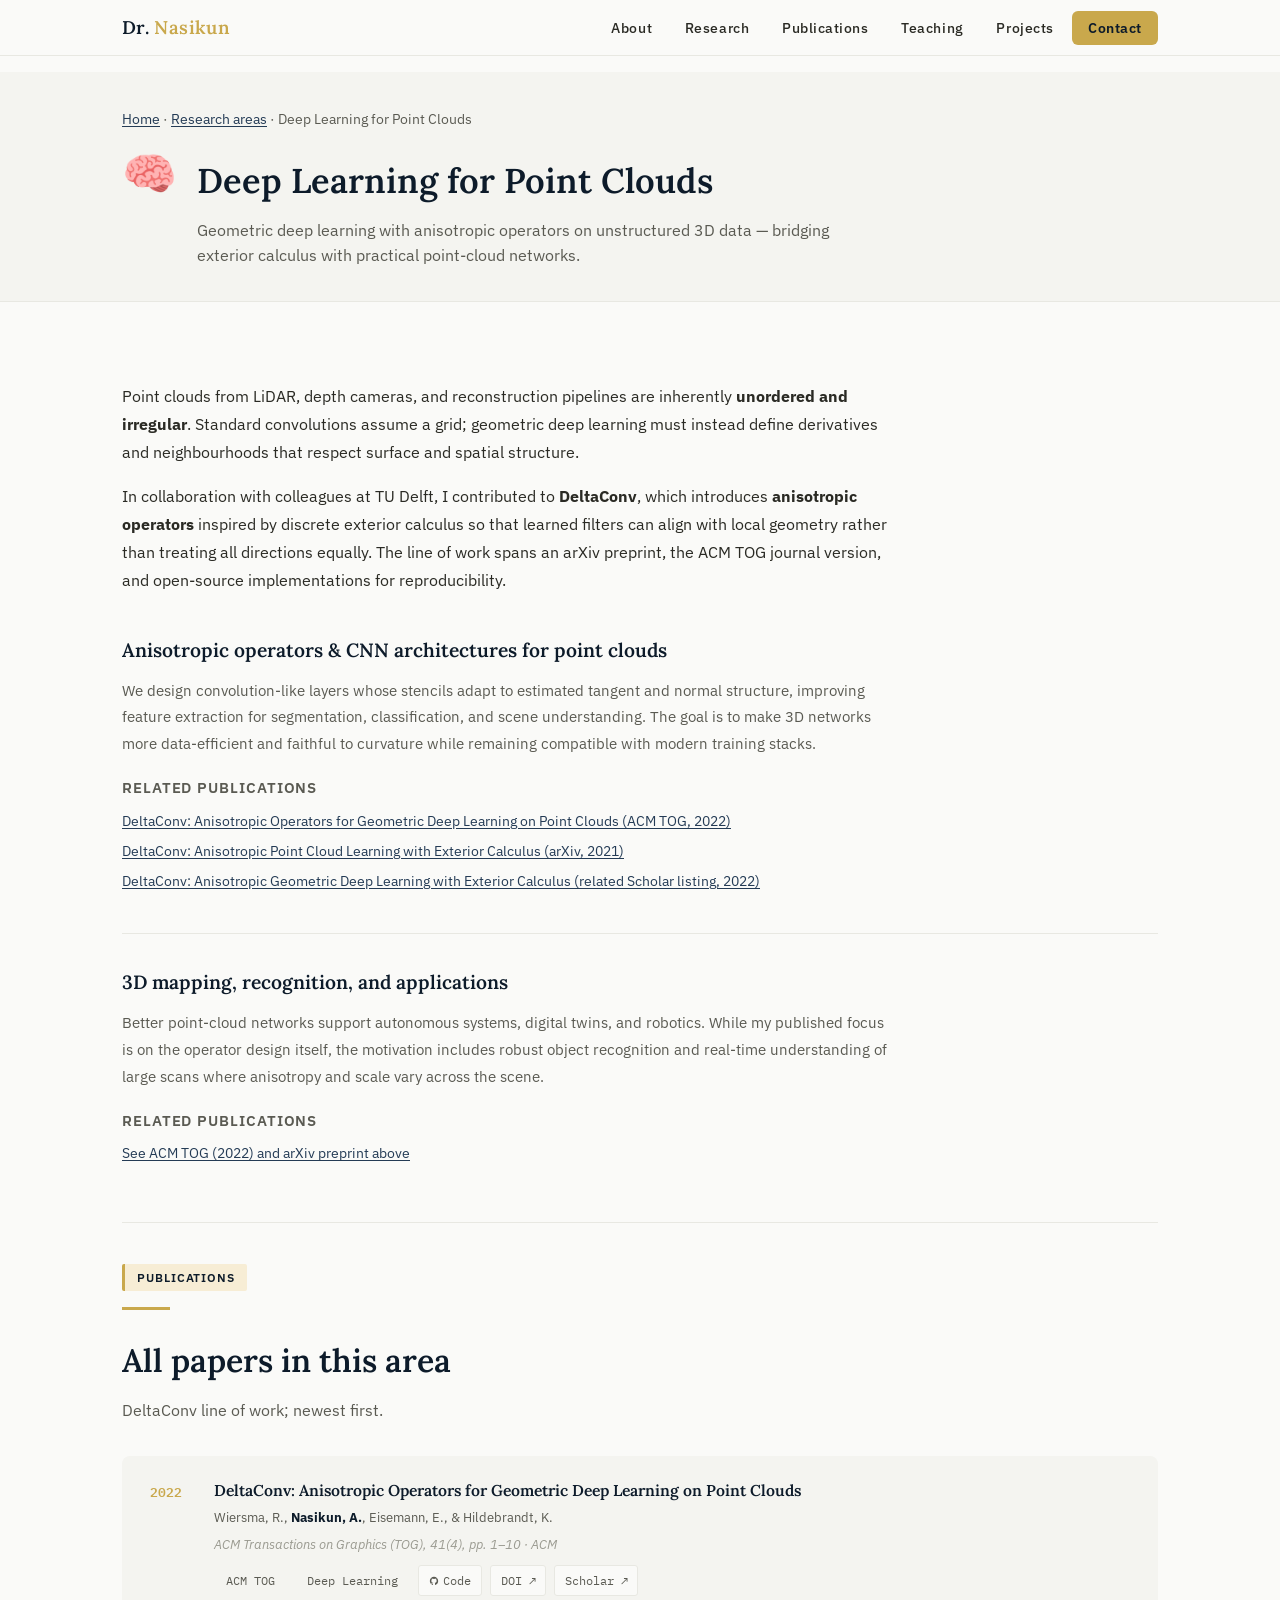
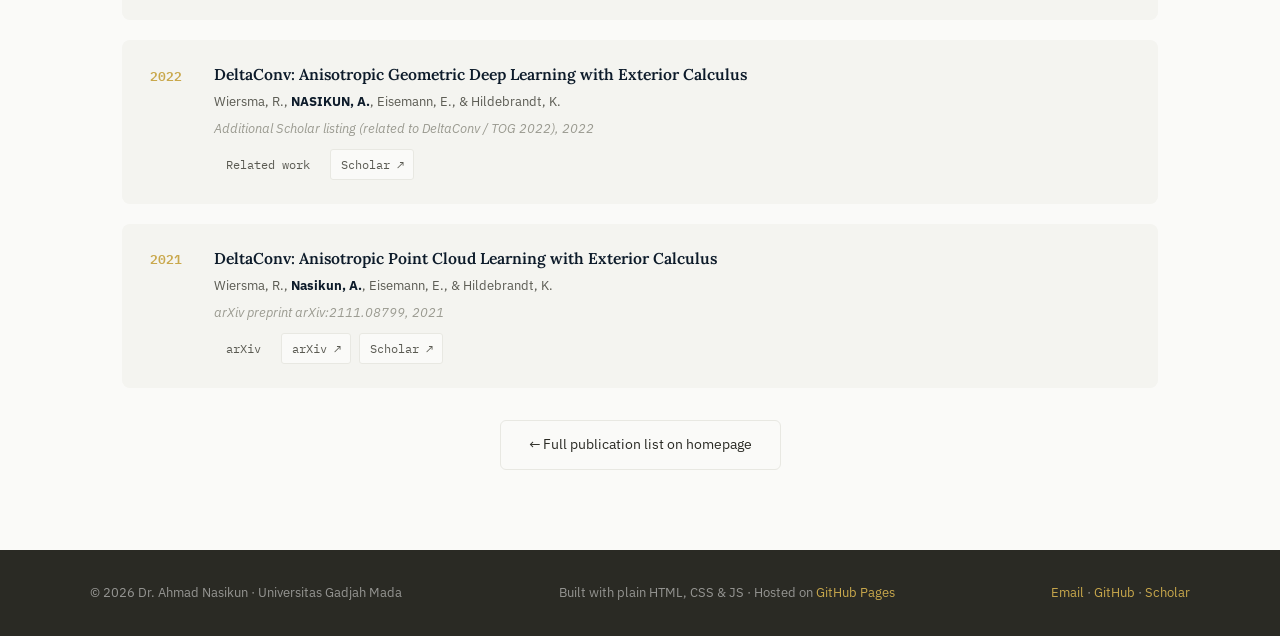
<file: research/deep-learning-point-clouds.html>
<!DOCTYPE html>
<html lang="en">
<head>
  <meta charset="UTF-8" />
  <meta name="viewport" content="width=device-width, initial-scale=1.0" />
  <meta name="description" content="Deep learning on 3D point clouds — DeltaConv and geometric deep learning research by Dr. Ahmad Nasikun." />
  <title>Deep Learning for Point Clouds | Dr. Ahmad Nasikun</title>
  <link rel="stylesheet" href="../css/style.css" />
  <link rel="icon" href="data:image/svg+xml,<svg xmlns='http://www.w3.org/2000/svg' viewBox='0 0 32 32'><rect width='32' height='32' rx='6' fill='%230d1b2a'/><text y='24' x='4' font-size='22' font-family='serif' fill='%23c9a84c'>N</text></svg>" />
</head>
<body class="page-research-detail">

<nav id="navbar">
  <div class="nav-inner">
    <a href="../index.html" class="nav-brand">Dr. <span>Nasikun</span></a>
    <ul class="nav-links">
      <li><a href="../index.html#about">About</a></li>
      <li><a href="../index.html#research">Research</a></li>
      <li><a href="../index.html#publications">Publications</a></li>
      <li><a href="../index.html#teaching">Teaching</a></li>
      <li><a href="../index.html#projects">Projects</a></li>
      <li class="nav-cta"><a href="../index.html#contact">Contact</a></li>
    </ul>
    <div id="hamburger" aria-label="Toggle menu">
      <span></span><span></span><span></span>
    </div>
  </div>
</nav>

<main class="page-sub-main">
  <header class="research-page-hero">
    <div class="container">
      <nav class="breadcrumb" aria-label="Breadcrumb">
        <a href="../index.html">Home</a> · <a href="../index.html#research">Research areas</a> · Deep Learning for Point Clouds
      </nav>
      <div class="research-page-title-row">
        <span class="research-page-icon" aria-hidden="true">🧠</span>
        <div>
          <h1>Deep Learning for Point Clouds</h1>
          <p class="research-page-lead">Geometric deep learning with anisotropic operators on unstructured 3D data — bridging exterior calculus with practical point-cloud networks.</p>
        </div>
      </div>
    </div>
  </header>

  <article class="section">
    <div class="container research-detail-body">
      <div class="research-detail-intro animate-on-scroll">
        <p>
          Point clouds from LiDAR, depth cameras, and reconstruction pipelines are inherently <strong>unordered and irregular</strong>. Standard convolutions assume a grid; geometric deep learning must instead define derivatives and neighbourhoods that respect surface and spatial structure.
        </p>
        <p>
          In collaboration with colleagues at TU Delft, I contributed to <strong>DeltaConv</strong>, which introduces <strong>anisotropic operators</strong> inspired by discrete exterior calculus so that learned filters can align with local geometry rather than treating all directions equally. The line of work spans an arXiv preprint, the ACM TOG journal version, and open-source implementations for reproducibility.
        </p>
      </div>

      <section class="research-detail-topic animate-on-scroll">
        <h2>Anisotropic operators &amp; CNN architectures for point clouds</h2>
        <p>
          We design convolution-like layers whose stencils adapt to estimated tangent and normal structure, improving feature extraction for segmentation, classification, and scene understanding. The goal is to make 3D networks more data-efficient and faithful to curvature while remaining compatible with modern training stacks.
        </p>
        <p class="research-detail-papers-label">Related publications</p>
        <ul class="research-detail-paper-links">
          <li><a href="#pub-deltaconv-tog">DeltaConv: Anisotropic Operators for Geometric Deep Learning on Point Clouds (ACM TOG, 2022)</a></li>
          <li><a href="#pub-deltaconv-arxiv">DeltaConv: Anisotropic Point Cloud Learning with Exterior Calculus (arXiv, 2021)</a></li>
          <li><a href="#pub-deltaconv-alt">DeltaConv: Anisotropic Geometric Deep Learning with Exterior Calculus (related Scholar listing, 2022)</a></li>
        </ul>
      </section>

      <section class="research-detail-topic animate-on-scroll">
        <h2>3D mapping, recognition, and applications</h2>
        <p>
          Better point-cloud networks support autonomous systems, digital twins, and robotics. While my published focus is on the operator design itself, the motivation includes robust object recognition and real-time understanding of large scans where anisotropy and scale vary across the scene.
        </p>
        <p class="research-detail-papers-label">Related publications</p>
        <ul class="research-detail-paper-links">
          <li><a href="#pub-deltaconv-tog">See ACM TOG (2022) and arXiv preprint above</a></li>
        </ul>
      </section>

      <section class="research-detail-pubs-section" id="publications-in-area">
        <div class="section-header animate-on-scroll">
          <span class="badge">Publications</span>
          <div class="divider"></div>
          <h2>All papers in this area</h2>
          <p>DeltaConv line of work; newest first.</p>
        </div>
        <div class="pub-list">

          <div class="pub-item animate-on-scroll" id="pub-deltaconv-tog">
            <div class="pub-year">2022</div>
            <div class="pub-content">
              <h4>DeltaConv: Anisotropic Operators for Geometric Deep Learning on Point Clouds</h4>
              <p class="pub-authors">Wiersma, R., <strong>Nasikun, A.</strong>, Eisemann, E., &amp; Hildebrandt, K.</p>
              <p class="pub-venue">ACM Transactions on Graphics (TOG), 41(4), pp. 1–10 · ACM</p>
              <div class="pub-links">
                <span class="tag">ACM TOG</span>
                <span class="tag">Deep Learning</span>
                <a class="pub-link" href="https://github.com/rubenwiersma/deltaconv" target="_blank" rel="noopener">
                  <svg width="10" height="10" viewBox="0 0 24 24" fill="currentColor"><path d="M12 2C6.477 2 2 6.484 2 12.017c0 4.425 2.865 8.18 6.839 9.504.5.092.682-.217.682-.483 0-.237-.008-.868-.013-1.703-2.782.605-3.369-1.343-3.369-1.343-.454-1.158-1.11-1.466-1.11-1.466-.908-.62.069-.608.069-.608 1.003.07 1.531 1.032 1.531 1.032.892 1.53 2.341 1.088 2.91.832.092-.647.35-1.088.636-1.338-2.22-.253-4.555-1.113-4.555-4.951 0-1.093.39-1.988 1.029-2.688-.103-.253-.446-1.272.098-2.65 0 0 .84-.27 2.75 1.026A9.564 9.564 0 0 1 12 6.844a9.59 9.59 0 0 1 2.504.337c1.909-1.296 2.747-1.027 2.747-1.027.546 1.379.202 2.398.1 2.651.64.7 1.028 1.595 1.028 2.688 0 3.848-2.339 4.695-4.566 4.943.359.309.678.92.678 1.855 0 1.338-.012 2.419-.012 2.747 0 .268.18.58.688.482A10.02 10.02 0 0 0 22 12.017C22 6.484 17.522 2 12 2z"/></svg>
                  Code
                </a>
                <a class="pub-link" href="https://doi.org/10.1145/3528223.3530166" target="_blank" rel="noopener">DOI ↗</a>
                <a class="pub-link" href="https://scholar.google.com/scholar?oi=bibs&amp;hl=en&amp;cites=4242914372854199680" target="_blank" rel="noopener">Scholar ↗</a>
              </div>
            </div>
          </div>

          <div class="pub-item animate-on-scroll" id="pub-deltaconv-alt">
            <div class="pub-year">2022</div>
            <div class="pub-content">
              <h4>DeltaConv: Anisotropic Geometric Deep Learning with Exterior Calculus</h4>
              <p class="pub-authors">Wiersma, R., <strong>NASIKUN, A.</strong>, Eisemann, E., &amp; Hildebrandt, K.</p>
              <p class="pub-venue">Additional Scholar listing (related to DeltaConv / TOG 2022), 2022</p>
              <div class="pub-links">
                <span class="tag">Related work</span>
                <a class="pub-link" href="https://scholar.google.com/scholar?oi=bibs&amp;hl=en&amp;cites=6841797991074501294" target="_blank" rel="noopener">Scholar ↗</a>
              </div>
            </div>
          </div>

          <div class="pub-item animate-on-scroll" id="pub-deltaconv-arxiv">
            <div class="pub-year">2021</div>
            <div class="pub-content">
              <h4>DeltaConv: Anisotropic Point Cloud Learning with Exterior Calculus</h4>
              <p class="pub-authors">Wiersma, R., <strong>Nasikun, A.</strong>, Eisemann, E., &amp; Hildebrandt, K.</p>
              <p class="pub-venue">arXiv preprint arXiv:2111.08799, 2021</p>
              <div class="pub-links">
                <span class="tag">arXiv</span>
                <a class="pub-link" href="https://arxiv.org/abs/2111.08799" target="_blank" rel="noopener">arXiv ↗</a>
                <a class="pub-link" href="https://scholar.google.com/scholar?oi=bibs&amp;hl=en&amp;cites=5720278602888321843" target="_blank" rel="noopener">Scholar ↗</a>
              </div>
            </div>
          </div>

        </div>
        <p class="animate-on-scroll" style="text-align:center;margin-top:2rem;">
          <a href="../index.html#publications" class="btn-secondary" style="display:inline-block;border:1px solid var(--gray-200);color:var(--gray-800);padding:0.75rem 1.75rem;border-radius:6px;">← Full publication list on homepage</a>
        </p>
      </section>
    </div>
  </article>
</main>

<footer>
  <div class="footer-inner">
    <p>© <span id="footer-year"></span> Dr. Ahmad Nasikun · Universitas Gadjah Mada</p>
    <p>Built with plain HTML, CSS &amp; JS · Hosted on <a href="https://pages.github.com" target="_blank">GitHub Pages</a></p>
    <p>
      <a href="mailto:ahmad.nasikun@ugm.ac.id">Email</a> ·
      <a href="https://github.com/a-nasikun" target="_blank">GitHub</a> ·
      <a href="https://scholar.google.com/citations?user=w0s9NVoAAAAJ&hl=en" target="_blank">Scholar</a>
    </p>
  </div>
</footer>

<button id="back-top" aria-label="Back to top">↑</button>
<script src="../js/main.js"></script>
</body>
</html>
</file>
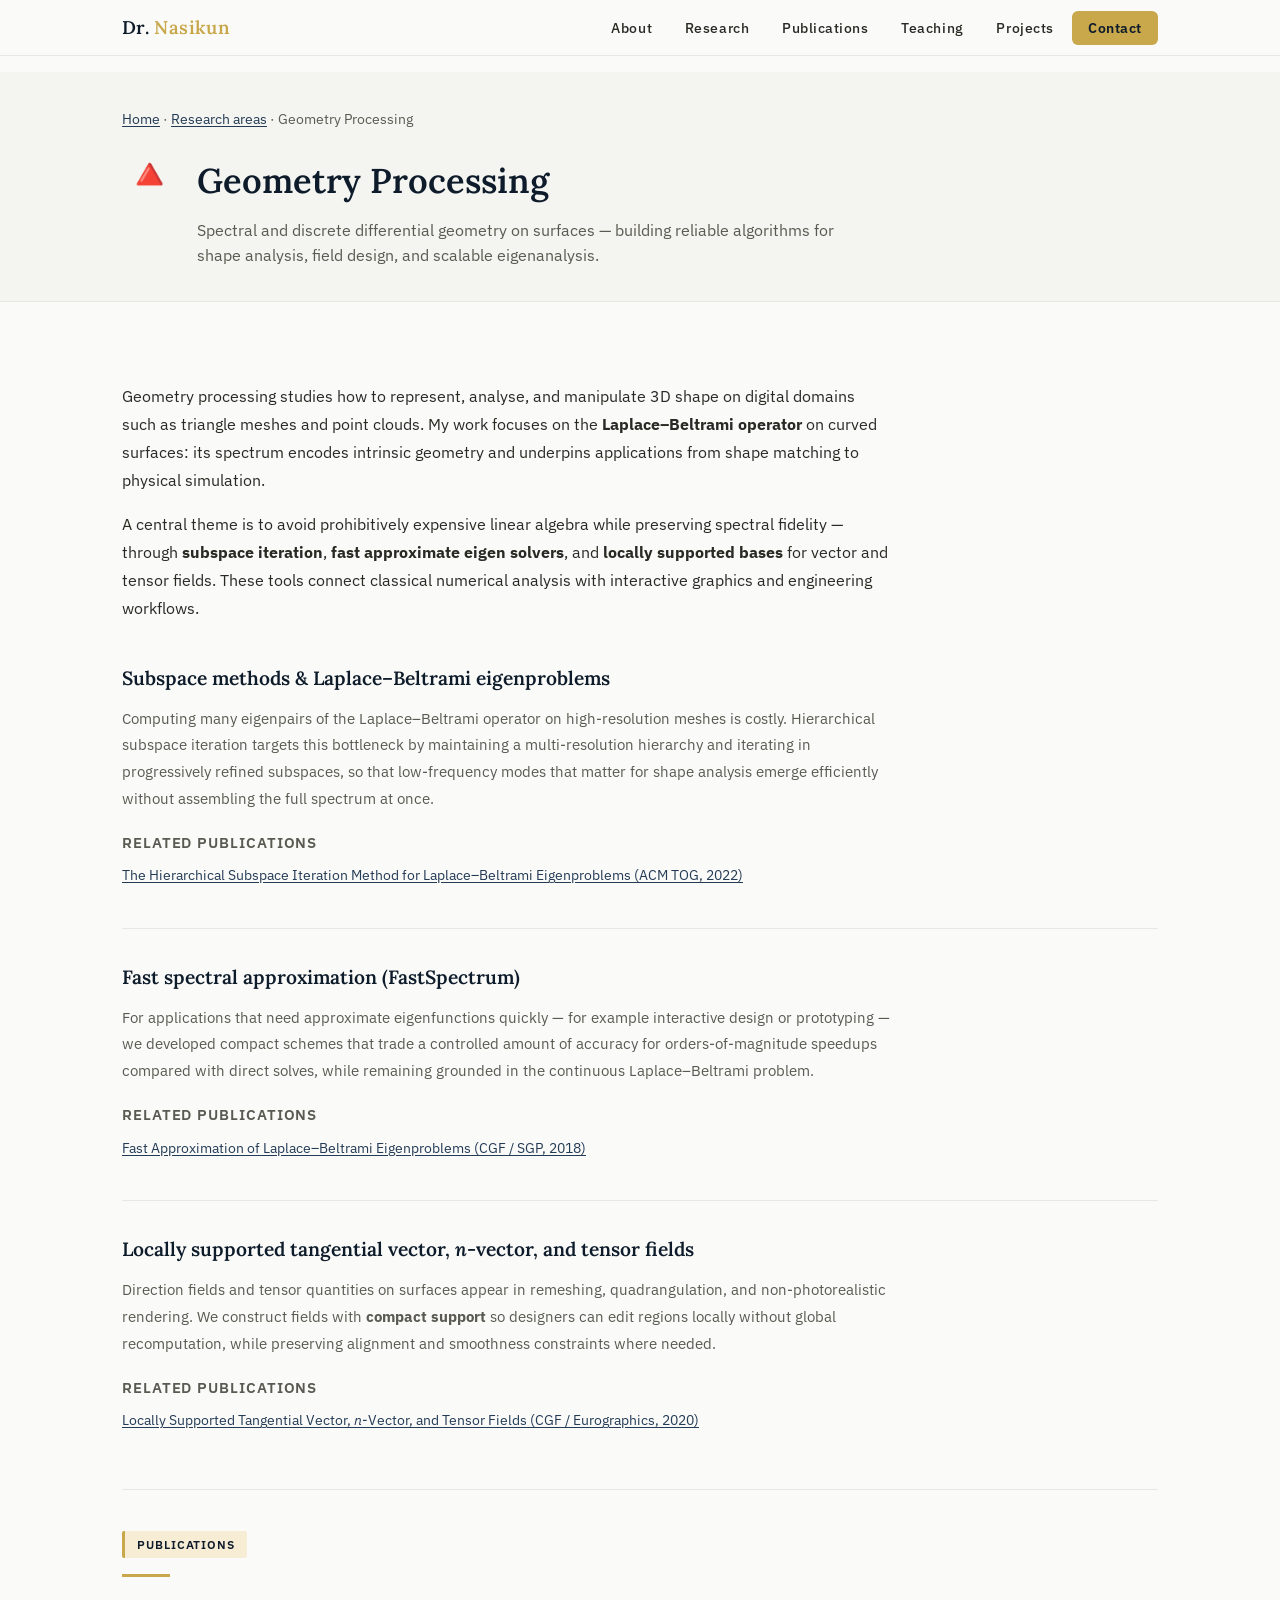
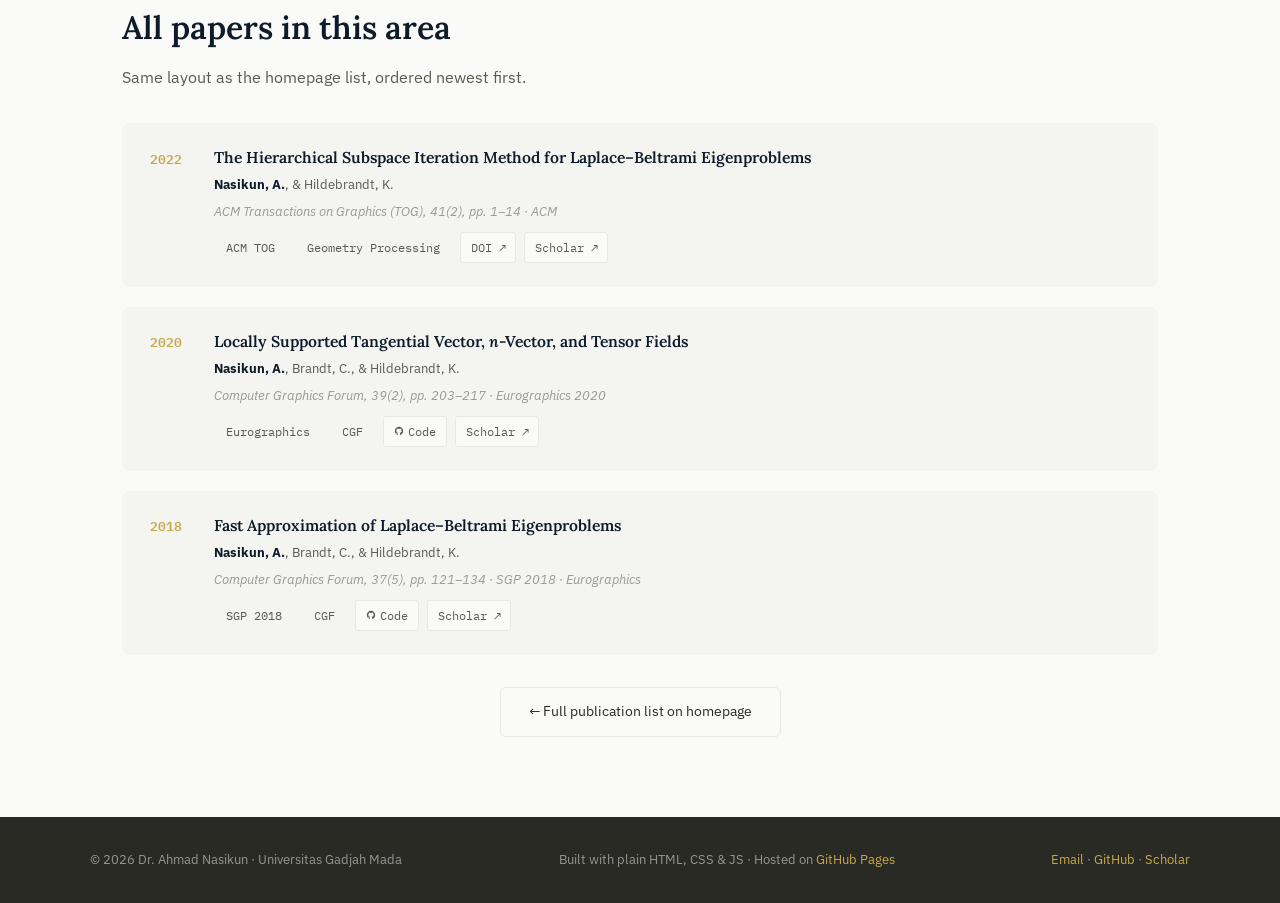
<file: research/geometry-processing.html>
<!DOCTYPE html>
<html lang="en">
<head>
  <meta charset="UTF-8" />
  <meta name="viewport" content="width=device-width, initial-scale=1.0" />
  <meta name="description" content="Geometry processing research by Dr. Ahmad Nasikun — spectral methods, Laplace–Beltrami eigenproblems, and discrete surface analysis." />
  <title>Geometry Processing | Dr. Ahmad Nasikun</title>
  <link rel="stylesheet" href="../css/style.css" />
  <link rel="icon" href="data:image/svg+xml,<svg xmlns='http://www.w3.org/2000/svg' viewBox='0 0 32 32'><rect width='32' height='32' rx='6' fill='%230d1b2a'/><text y='24' x='4' font-size='22' font-family='serif' fill='%23c9a84c'>N</text></svg>" />
</head>
<body class="page-research-detail">

<nav id="navbar">
  <div class="nav-inner">
    <a href="../index.html" class="nav-brand">Dr. <span>Nasikun</span></a>
    <ul class="nav-links">
      <li><a href="../index.html#about">About</a></li>
      <li><a href="../index.html#research">Research</a></li>
      <li><a href="../index.html#publications">Publications</a></li>
      <li><a href="../index.html#teaching">Teaching</a></li>
      <li><a href="../index.html#projects">Projects</a></li>
      <li class="nav-cta"><a href="../index.html#contact">Contact</a></li>
    </ul>
    <div id="hamburger" aria-label="Toggle menu">
      <span></span><span></span><span></span>
    </div>
  </div>
</nav>

<main class="page-sub-main">
  <header class="research-page-hero">
    <div class="container">
      <nav class="breadcrumb" aria-label="Breadcrumb">
        <a href="../index.html">Home</a> · <a href="../index.html#research">Research areas</a> · Geometry Processing
      </nav>
      <div class="research-page-title-row">
        <span class="research-page-icon" aria-hidden="true">🔺</span>
        <div>
          <h1>Geometry Processing</h1>
          <p class="research-page-lead">Spectral and discrete differential geometry on surfaces — building reliable algorithms for shape analysis, field design, and scalable eigenanalysis.</p>
        </div>
      </div>
    </div>
  </header>

  <article class="section">
    <div class="container research-detail-body">
      <div class="research-detail-intro animate-on-scroll">
        <p>
          Geometry processing studies how to represent, analyse, and manipulate 3D shape on digital domains such as triangle meshes and point clouds. My work focuses on the <strong>Laplace–Beltrami operator</strong> on curved surfaces: its spectrum encodes intrinsic geometry and underpins applications from shape matching to physical simulation.
        </p>
        <p>
          A central theme is to avoid prohibitively expensive linear algebra while preserving spectral fidelity — through <strong>subspace iteration</strong>, <strong>fast approximate eigen solvers</strong>, and <strong>locally supported bases</strong> for vector and tensor fields. These tools connect classical numerical analysis with interactive graphics and engineering workflows.
        </p>
      </div>

      <section class="research-detail-topic animate-on-scroll">
        <h2>Subspace methods &amp; Laplace–Beltrami eigenproblems</h2>
        <p>
          Computing many eigenpairs of the Laplace–Beltrami operator on high-resolution meshes is costly. Hierarchical subspace iteration targets this bottleneck by maintaining a multi-resolution hierarchy and iterating in progressively refined subspaces, so that low-frequency modes that matter for shape analysis emerge efficiently without assembling the full spectrum at once.
        </p>
        <p class="research-detail-papers-label">Related publications</p>
        <ul class="research-detail-paper-links">
          <li><a href="#pub-hierarchical">The Hierarchical Subspace Iteration Method for Laplace–Beltrami Eigenproblems (ACM TOG, 2022)</a></li>
        </ul>
      </section>

      <section class="research-detail-topic animate-on-scroll">
        <h2>Fast spectral approximation (FastSpectrum)</h2>
        <p>
          For applications that need approximate eigenfunctions quickly — for example interactive design or prototyping — we developed compact schemes that trade a controlled amount of accuracy for orders-of-magnitude speedups compared with direct solves, while remaining grounded in the continuous Laplace–Beltrami problem.
        </p>
        <p class="research-detail-papers-label">Related publications</p>
        <ul class="research-detail-paper-links">
          <li><a href="#pub-fast-laplace">Fast Approximation of Laplace–Beltrami Eigenproblems (CGF / SGP, 2018)</a></li>
        </ul>
      </section>

      <section class="research-detail-topic animate-on-scroll">
        <h2>Locally supported tangential vector, <i>n</i>-vector, and tensor fields</h2>
        <p>
          Direction fields and tensor quantities on surfaces appear in remeshing, quadrangulation, and non-photorealistic rendering. We construct fields with <strong>compact support</strong> so designers can edit regions locally without global recomputation, while preserving alignment and smoothness constraints where needed.
        </p>
        <p class="research-detail-papers-label">Related publications</p>
        <ul class="research-detail-paper-links">
          <li><a href="#pub-local-fields">Locally Supported Tangential Vector, <i>n</i>-Vector, and Tensor Fields (CGF / Eurographics, 2020)</a></li>
        </ul>
      </section>

      <section class="research-detail-pubs-section" id="publications-in-area">
        <div class="section-header animate-on-scroll">
          <span class="badge">Publications</span>
          <div class="divider"></div>
          <h2>All papers in this area</h2>
          <p>Same layout as the homepage list, ordered newest first.</p>
        </div>
        <div class="pub-list">

          <div class="pub-item animate-on-scroll" id="pub-hierarchical">
            <div class="pub-year">2022</div>
            <div class="pub-content">
              <h4>The Hierarchical Subspace Iteration Method for Laplace–Beltrami Eigenproblems</h4>
              <p class="pub-authors"><strong>Nasikun, A.</strong>, &amp; Hildebrandt, K.</p>
              <p class="pub-venue">ACM Transactions on Graphics (TOG), 41(2), pp. 1–14 · ACM</p>
              <div class="pub-links">
                <span class="tag">ACM TOG</span>
                <span class="tag">Geometry Processing</span>
                <a class="pub-link" href="https://dl.acm.org/doi/10.1145/3494456" target="_blank" rel="noopener">DOI ↗</a>
                <a class="pub-link" href="https://scholar.google.com/scholar?oi=bibs&amp;hl=en&amp;cites=2875956367425592135" target="_blank" rel="noopener">Scholar ↗</a>
              </div>
            </div>
          </div>

          <div class="pub-item animate-on-scroll" id="pub-local-fields">
            <div class="pub-year">2020</div>
            <div class="pub-content">
              <h4>Locally Supported Tangential Vector, <i>n</i>-Vector, and Tensor Fields</h4>
              <p class="pub-authors"><strong>Nasikun, A.</strong>, Brandt, C., &amp; Hildebrandt, K.</p>
              <p class="pub-venue">Computer Graphics Forum, 39(2), pp. 203–217 · Eurographics 2020</p>
              <div class="pub-links">
                <span class="tag">Eurographics</span>
                <span class="tag">CGF</span>
                <a class="pub-link" href="https://github.com/a-nasikun/LocalFields" target="_blank" rel="noopener">
                  <svg width="10" height="10" viewBox="0 0 24 24" fill="currentColor"><path d="M12 2C6.477 2 2 6.484 2 12.017c0 4.425 2.865 8.18 6.839 9.504.5.092.682-.217.682-.483 0-.237-.008-.868-.013-1.703-2.782.605-3.369-1.343-3.369-1.343-.454-1.158-1.11-1.466-1.11-1.466-.908-.62.069-.608.069-.608 1.003.07 1.531 1.032 1.531 1.032.892 1.53 2.341 1.088 2.91.832.092-.647.35-1.088.636-1.338-2.22-.253-4.555-1.113-4.555-4.951 0-1.093.39-1.988 1.029-2.688-.103-.253-.446-1.272.098-2.65 0 0 .84-.27 2.75 1.026A9.564 9.564 0 0 1 12 6.844a9.59 9.59 0 0 1 2.504.337c1.909-1.296 2.747-1.027 2.747-1.027.546 1.379.202 2.398.1 2.651.64.7 1.028 1.595 1.028 2.688 0 3.848-2.339 4.695-4.566 4.943.359.309.678.92.678 1.855 0 1.338-.012 2.419-.012 2.747 0 .268.18.58.688.482A10.02 10.02 0 0 0 22 12.017C22 6.484 17.522 2 12 2z"/></svg>
                  Code
                </a>
                <a class="pub-link" href="https://scholar.google.com/scholar?oi=bibs&amp;hl=en&amp;cites=2561362485376053785" target="_blank" rel="noopener">Scholar ↗</a>
              </div>
            </div>
          </div>

          <div class="pub-item animate-on-scroll" id="pub-fast-laplace">
            <div class="pub-year">2018</div>
            <div class="pub-content">
              <h4>Fast Approximation of Laplace–Beltrami Eigenproblems</h4>
              <p class="pub-authors"><strong>Nasikun, A.</strong>, Brandt, C., &amp; Hildebrandt, K.</p>
              <p class="pub-venue">Computer Graphics Forum, 37(5), pp. 121–134 · SGP 2018 · Eurographics</p>
              <div class="pub-links">
                <span class="tag">SGP 2018</span>
                <span class="tag">CGF</span>
                <a class="pub-link" href="https://github.com/a-nasikun/FastSpectrum" target="_blank" rel="noopener">
                  <svg width="10" height="10" viewBox="0 0 24 24" fill="currentColor"><path d="M12 2C6.477 2 2 6.484 2 12.017c0 4.425 2.865 8.18 6.839 9.504.5.092.682-.217.682-.483 0-.237-.008-.868-.013-1.703-2.782.605-3.369-1.343-3.369-1.343-.454-1.158-1.11-1.466-1.11-1.466-.908-.62.069-.608.069-.608 1.003.07 1.531 1.032 1.531 1.032.892 1.53 2.341 1.088 2.91.832.092-.647.35-1.088.636-1.338-2.22-.253-4.555-1.113-4.555-4.951 0-1.093.39-1.988 1.029-2.688-.103-.253-.446-1.272.098-2.65 0 0 .84-.27 2.75 1.026A9.564 9.564 0 0 1 12 6.844a9.59 9.59 0 0 1 2.504.337c1.909-1.296 2.747-1.027 2.747-1.027.546 1.379.202 2.398.1 2.651.64.7 1.028 1.595 1.028 2.688 0 3.848-2.339 4.695-4.566 4.943.359.309.678.92.678 1.855 0 1.338-.012 2.419-.012 2.747 0 .268.18.58.688.482A10.02 10.02 0 0 0 22 12.017C22 6.484 17.522 2 12 2z"/></svg>
                  Code
                </a>
                <a class="pub-link" href="https://scholar.google.com/scholar?oi=bibs&amp;hl=en&amp;cites=6767516321270248543" target="_blank" rel="noopener">Scholar ↗</a>
              </div>
            </div>
          </div>

        </div>
        <p class="animate-on-scroll" style="text-align:center;margin-top:2rem;">
          <a href="../index.html#publications" class="btn-secondary" style="display:inline-block;border:1px solid var(--gray-200);color:var(--gray-800);padding:0.75rem 1.75rem;border-radius:6px;">← Full publication list on homepage</a>
        </p>
      </section>
    </div>
  </article>
</main>

<footer>
  <div class="footer-inner">
    <p>© <span id="footer-year"></span> Dr. Ahmad Nasikun · Universitas Gadjah Mada</p>
    <p>Built with plain HTML, CSS &amp; JS · Hosted on <a href="https://pages.github.com" target="_blank">GitHub Pages</a></p>
    <p>
      <a href="mailto:ahmad.nasikun@ugm.ac.id">Email</a> ·
      <a href="https://github.com/a-nasikun" target="_blank">GitHub</a> ·
      <a href="https://scholar.google.com/citations?user=w0s9NVoAAAAJ&hl=en" target="_blank">Scholar</a>
    </p>
  </div>
</footer>

<button id="back-top" aria-label="Back to top">↑</button>
<script src="../js/main.js"></script>
</body>
</html>
</file>
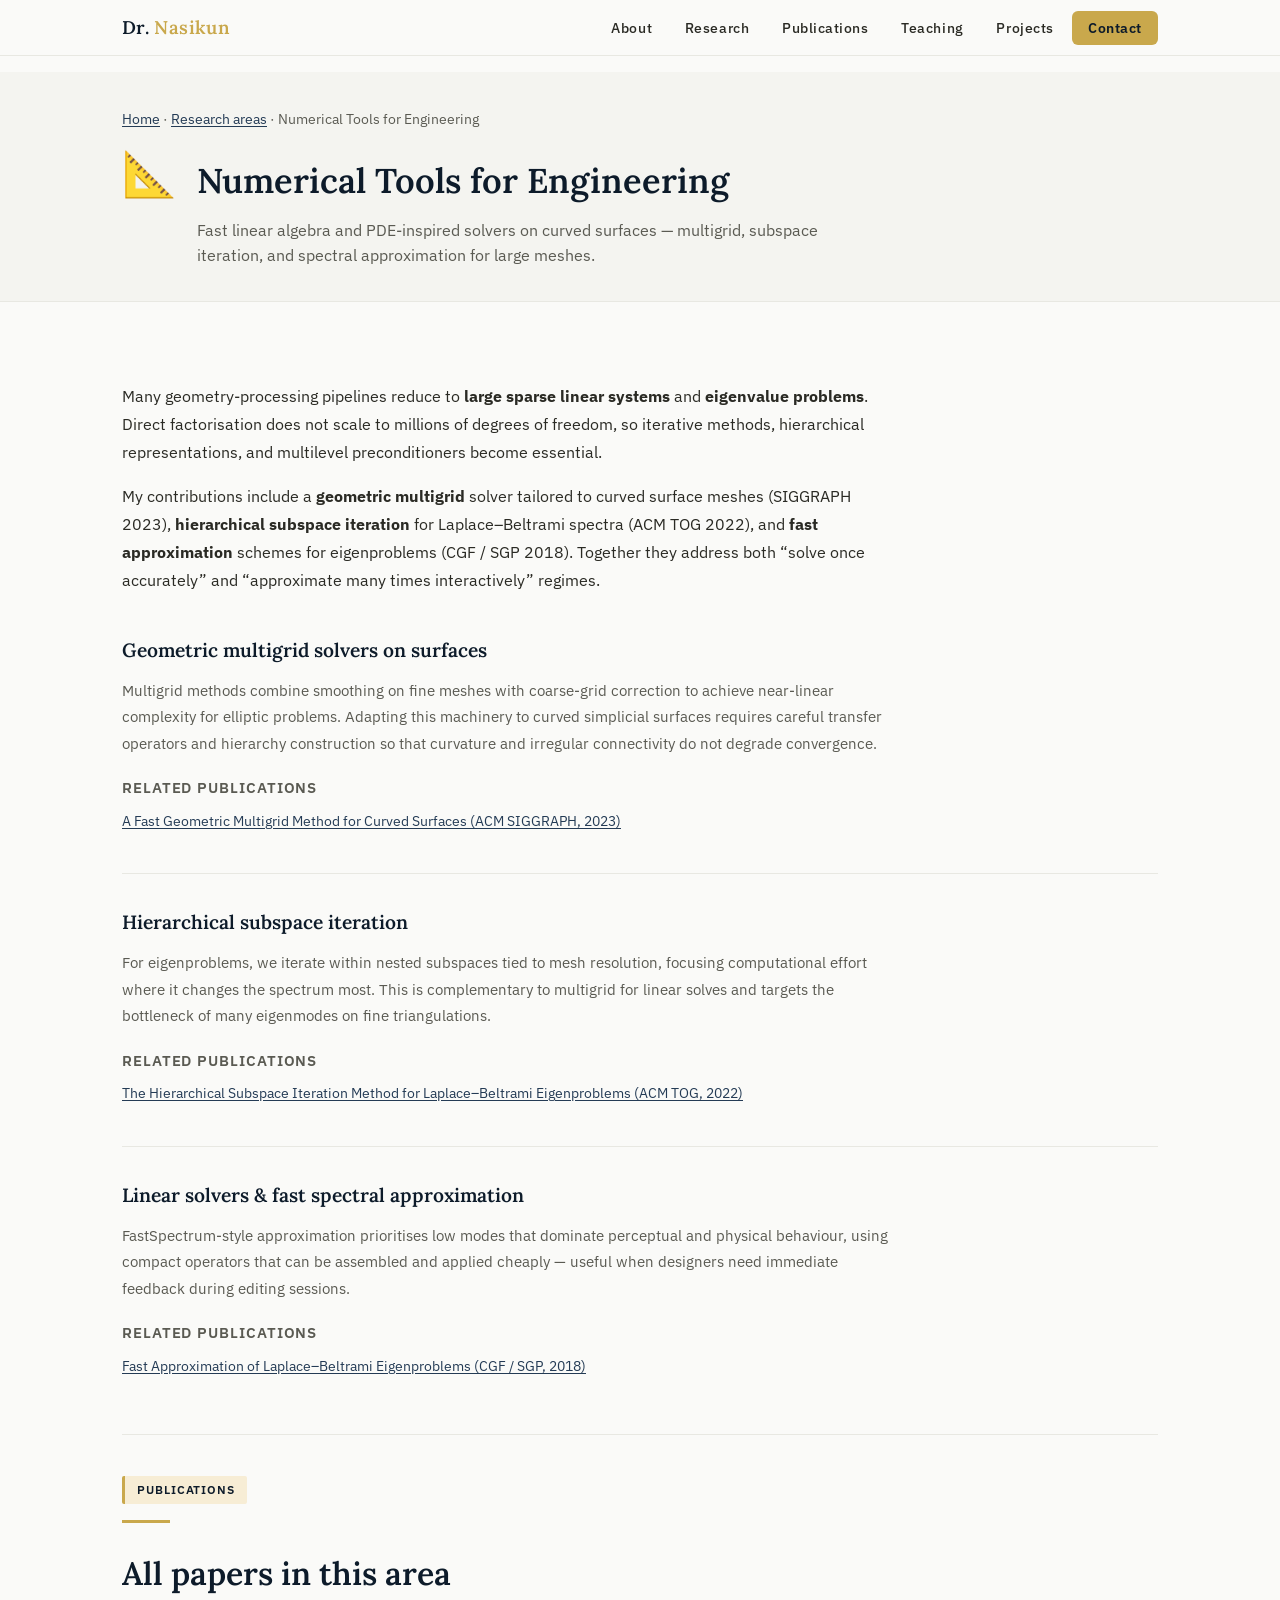
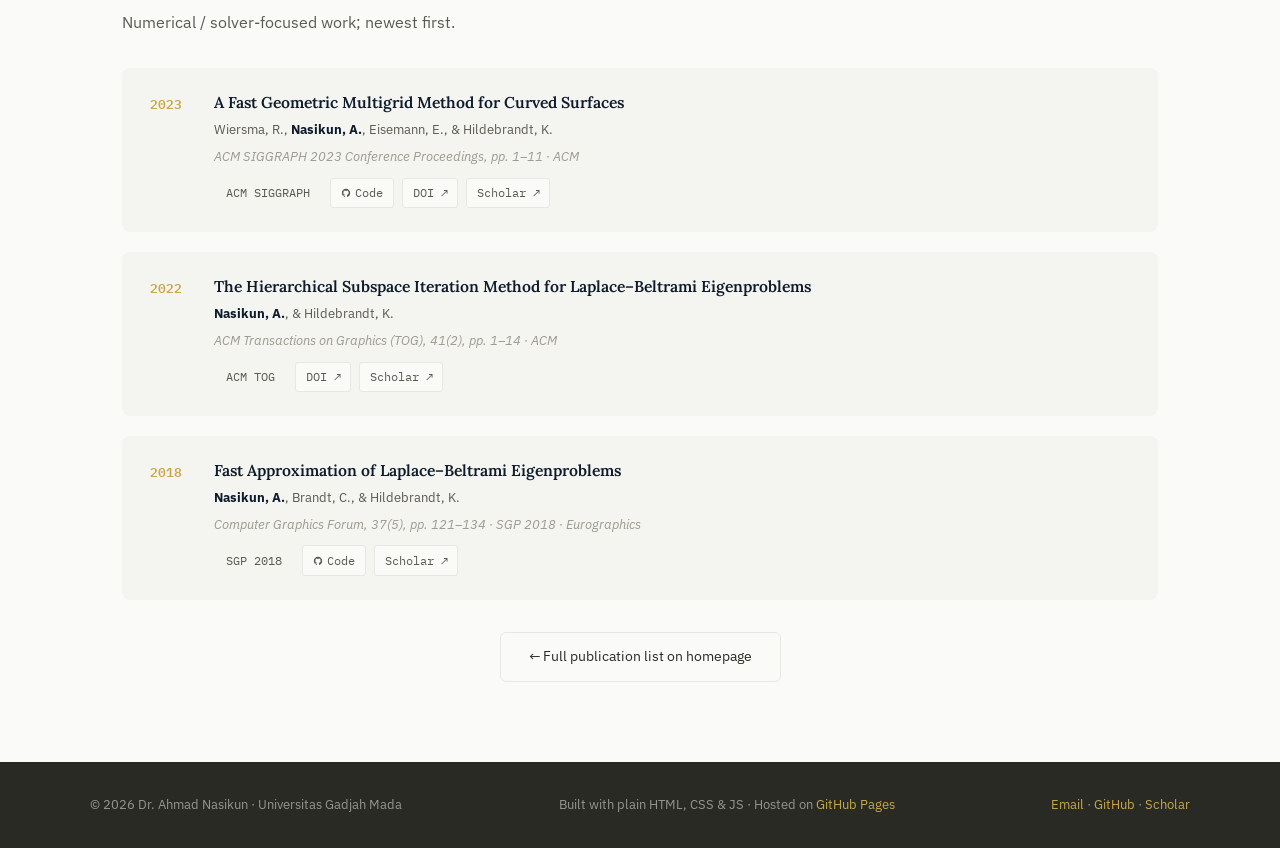
<file: research/numerical-tools-engineering.html>
<!DOCTYPE html>
<html lang="en">
<head>
  <meta charset="UTF-8" />
  <meta name="viewport" content="width=device-width, initial-scale=1.0" />
  <meta name="description" content="Numerical methods for geometry and engineering — multigrid, eigenproblems, and scalable solvers by Dr. Ahmad Nasikun." />
  <title>Numerical Tools for Engineering | Dr. Ahmad Nasikun</title>
  <link rel="stylesheet" href="../css/style.css" />
  <link rel="icon" href="data:image/svg+xml,<svg xmlns='http://www.w3.org/2000/svg' viewBox='0 0 32 32'><rect width='32' height='32' rx='6' fill='%230d1b2a'/><text y='24' x='4' font-size='22' font-family='serif' fill='%23c9a84c'>N</text></svg>" />
</head>
<body class="page-research-detail">

<nav id="navbar">
  <div class="nav-inner">
    <a href="../index.html" class="nav-brand">Dr. <span>Nasikun</span></a>
    <ul class="nav-links">
      <li><a href="../index.html#about">About</a></li>
      <li><a href="../index.html#research">Research</a></li>
      <li><a href="../index.html#publications">Publications</a></li>
      <li><a href="../index.html#teaching">Teaching</a></li>
      <li><a href="../index.html#projects">Projects</a></li>
      <li class="nav-cta"><a href="../index.html#contact">Contact</a></li>
    </ul>
    <div id="hamburger" aria-label="Toggle menu">
      <span></span><span></span><span></span>
    </div>
  </div>
</nav>

<main class="page-sub-main">
  <header class="research-page-hero">
    <div class="container">
      <nav class="breadcrumb" aria-label="Breadcrumb">
        <a href="../index.html">Home</a> · <a href="../index.html#research">Research areas</a> · Numerical Tools for Engineering
      </nav>
      <div class="research-page-title-row">
        <span class="research-page-icon" aria-hidden="true">📐</span>
        <div>
          <h1>Numerical Tools for Engineering</h1>
          <p class="research-page-lead">Fast linear algebra and PDE-inspired solvers on curved surfaces — multigrid, subspace iteration, and spectral approximation for large meshes.</p>
        </div>
      </div>
    </div>
  </header>

  <article class="section">
    <div class="container research-detail-body">
      <div class="research-detail-intro animate-on-scroll">
        <p>
          Many geometry-processing pipelines reduce to <strong>large sparse linear systems</strong> and <strong>eigenvalue problems</strong>. Direct factorisation does not scale to millions of degrees of freedom, so iterative methods, hierarchical representations, and multilevel preconditioners become essential.
        </p>
        <p>
          My contributions include a <strong>geometric multigrid</strong> solver tailored to curved surface meshes (SIGGRAPH 2023), <strong>hierarchical subspace iteration</strong> for Laplace–Beltrami spectra (ACM TOG 2022), and <strong>fast approximation</strong> schemes for eigenproblems (CGF / SGP 2018). Together they address both “solve once accurately” and “approximate many times interactively” regimes.
        </p>
      </div>

      <section class="research-detail-topic animate-on-scroll">
        <h2>Geometric multigrid solvers on surfaces</h2>
        <p>
          Multigrid methods combine smoothing on fine meshes with coarse-grid correction to achieve near-linear complexity for elliptic problems. Adapting this machinery to curved simplicial surfaces requires careful transfer operators and hierarchy construction so that curvature and irregular connectivity do not degrade convergence.
        </p>
        <p class="research-detail-papers-label">Related publications</p>
        <ul class="research-detail-paper-links">
          <li><a href="#pub-mg">A Fast Geometric Multigrid Method for Curved Surfaces (ACM SIGGRAPH, 2023)</a></li>
        </ul>
      </section>

      <section class="research-detail-topic animate-on-scroll">
        <h2>Hierarchical subspace iteration</h2>
        <p>
          For eigenproblems, we iterate within nested subspaces tied to mesh resolution, focusing computational effort where it changes the spectrum most. This is complementary to multigrid for linear solves and targets the bottleneck of many eigenmodes on fine triangulations.
        </p>
        <p class="research-detail-papers-label">Related publications</p>
        <ul class="research-detail-paper-links">
          <li><a href="#pub-hierarchical">The Hierarchical Subspace Iteration Method for Laplace–Beltrami Eigenproblems (ACM TOG, 2022)</a></li>
        </ul>
      </section>

      <section class="research-detail-topic animate-on-scroll">
        <h2>Linear solvers &amp; fast spectral approximation</h2>
        <p>
          FastSpectrum-style approximation prioritises low modes that dominate perceptual and physical behaviour, using compact operators that can be assembled and applied cheaply — useful when designers need immediate feedback during editing sessions.
        </p>
        <p class="research-detail-papers-label">Related publications</p>
        <ul class="research-detail-paper-links">
          <li><a href="#pub-fast-laplace">Fast Approximation of Laplace–Beltrami Eigenproblems (CGF / SGP, 2018)</a></li>
        </ul>
      </section>

      <section class="research-detail-pubs-section" id="publications-in-area">
        <div class="section-header animate-on-scroll">
          <span class="badge">Publications</span>
          <div class="divider"></div>
          <h2>All papers in this area</h2>
          <p>Numerical / solver-focused work; newest first.</p>
        </div>
        <div class="pub-list">

          <div class="pub-item animate-on-scroll" id="pub-mg">
            <div class="pub-year">2023</div>
            <div class="pub-content">
              <h4>A Fast Geometric Multigrid Method for Curved Surfaces</h4>
              <p class="pub-authors">Wiersma, R., <strong>Nasikun, A.</strong>, Eisemann, E., &amp; Hildebrandt, K.</p>
              <p class="pub-venue">ACM SIGGRAPH 2023 Conference Proceedings, pp. 1–11 · ACM</p>
              <div class="pub-links">
                <span class="tag">ACM SIGGRAPH</span>
                <a class="pub-link" href="https://github.com/rubenwiersma/gravo_mg" target="_blank" rel="noopener">
                  <svg width="10" height="10" viewBox="0 0 24 24" fill="currentColor"><path d="M12 2C6.477 2 2 6.484 2 12.017c0 4.425 2.865 8.18 6.839 9.504.5.092.682-.217.682-.483 0-.237-.008-.868-.013-1.703-2.782.605-3.369-1.343-3.369-1.343-.454-1.158-1.11-1.466-1.11-1.466-.908-.62.069-.608.069-.608 1.003.07 1.531 1.032 1.531 1.032.892 1.53 2.341 1.088 2.91.832.092-.647.35-1.088.636-1.338-2.22-.253-4.555-1.113-4.555-4.951 0-1.093.39-1.988 1.029-2.688-.103-.253-.446-1.272.098-2.65 0 0 .84-.27 2.75 1.026A9.564 9.564 0 0 1 12 6.844a9.59 9.59 0 0 1 2.504.337c1.909-1.296 2.747-1.027 2.747-1.027.546 1.379.202 2.398.1 2.651.64.7 1.028 1.595 1.028 2.688 0 3.848-2.339 4.695-4.566 4.943.359.309.678.92.678 1.855 0 1.338-.012 2.419-.012 2.747 0 .268.18.58.688.482A10.02 10.02 0 0 0 22 12.017C22 6.484 17.522 2 12 2z"/></svg>
                  Code
                </a>
                <a class="pub-link" href="https://doi.org/10.1145/3588432.3591502" target="_blank" rel="noopener">DOI ↗</a>
                <a class="pub-link" href="https://scholar.google.com/scholar?oi=bibs&amp;hl=en&amp;cites=8959250789522892951" target="_blank" rel="noopener">Scholar ↗</a>
              </div>
            </div>
          </div>

          <div class="pub-item animate-on-scroll" id="pub-hierarchical">
            <div class="pub-year">2022</div>
            <div class="pub-content">
              <h4>The Hierarchical Subspace Iteration Method for Laplace–Beltrami Eigenproblems</h4>
              <p class="pub-authors"><strong>Nasikun, A.</strong>, &amp; Hildebrandt, K.</p>
              <p class="pub-venue">ACM Transactions on Graphics (TOG), 41(2), pp. 1–14 · ACM</p>
              <div class="pub-links">
                <span class="tag">ACM TOG</span>
                <a class="pub-link" href="https://dl.acm.org/doi/10.1145/3494456" target="_blank" rel="noopener">DOI ↗</a>
                <a class="pub-link" href="https://scholar.google.com/scholar?oi=bibs&amp;hl=en&amp;cites=2875956367425592135" target="_blank" rel="noopener">Scholar ↗</a>
              </div>
            </div>
          </div>

          <div class="pub-item animate-on-scroll" id="pub-fast-laplace">
            <div class="pub-year">2018</div>
            <div class="pub-content">
              <h4>Fast Approximation of Laplace–Beltrami Eigenproblems</h4>
              <p class="pub-authors"><strong>Nasikun, A.</strong>, Brandt, C., &amp; Hildebrandt, K.</p>
              <p class="pub-venue">Computer Graphics Forum, 37(5), pp. 121–134 · SGP 2018 · Eurographics</p>
              <div class="pub-links">
                <span class="tag">SGP 2018</span>
                <a class="pub-link" href="https://github.com/a-nasikun/FastSpectrum" target="_blank" rel="noopener">
                  <svg width="10" height="10" viewBox="0 0 24 24" fill="currentColor"><path d="M12 2C6.477 2 2 6.484 2 12.017c0 4.425 2.865 8.18 6.839 9.504.5.092.682-.217.682-.483 0-.237-.008-.868-.013-1.703-2.782.605-3.369-1.343-3.369-1.343-.454-1.158-1.11-1.466-1.11-1.466-.908-.62.069-.608.069-.608 1.003.07 1.531 1.032 1.531 1.032.892 1.53 2.341 1.088 2.91.832.092-.647.35-1.088.636-1.338-2.22-.253-4.555-1.113-4.555-4.951 0-1.093.39-1.988 1.029-2.688-.103-.253-.446-1.272.098-2.65 0 0 .84-.27 2.75 1.026A9.564 9.564 0 0 1 12 6.844a9.59 9.59 0 0 1 2.504.337c1.909-1.296 2.747-1.027 2.747-1.027.546 1.379.202 2.398.1 2.651.64.7 1.028 1.595 1.028 2.688 0 3.848-2.339 4.695-4.566 4.943.359.309.678.92.678 1.855 0 1.338-.012 2.419-.012 2.747 0 .268.18.58.688.482A10.02 10.02 0 0 0 22 12.017C22 6.484 17.522 2 12 2z"/></svg>
                  Code
                </a>
                <a class="pub-link" href="https://scholar.google.com/scholar?oi=bibs&amp;hl=en&amp;cites=6767516321270248543" target="_blank" rel="noopener">Scholar ↗</a>
              </div>
            </div>
          </div>

        </div>
        <p class="animate-on-scroll" style="text-align:center;margin-top:2rem;">
          <a href="../index.html#publications" class="btn-secondary" style="display:inline-block;border:1px solid var(--gray-200);color:var(--gray-800);padding:0.75rem 1.75rem;border-radius:6px;">← Full publication list on homepage</a>
        </p>
      </section>
    </div>
  </article>
</main>

<footer>
  <div class="footer-inner">
    <p>© <span id="footer-year"></span> Dr. Ahmad Nasikun · Universitas Gadjah Mada</p>
    <p>Built with plain HTML, CSS &amp; JS · Hosted on <a href="https://pages.github.com" target="_blank">GitHub Pages</a></p>
    <p>
      <a href="mailto:ahmad.nasikun@ugm.ac.id">Email</a> ·
      <a href="https://github.com/a-nasikun" target="_blank">GitHub</a> ·
      <a href="https://scholar.google.com/citations?user=w0s9NVoAAAAJ&hl=en" target="_blank">Scholar</a>
    </p>
  </div>
</footer>

<button id="back-top" aria-label="Back to top">↑</button>
<script src="../js/main.js"></script>
</body>
</html>
</file>
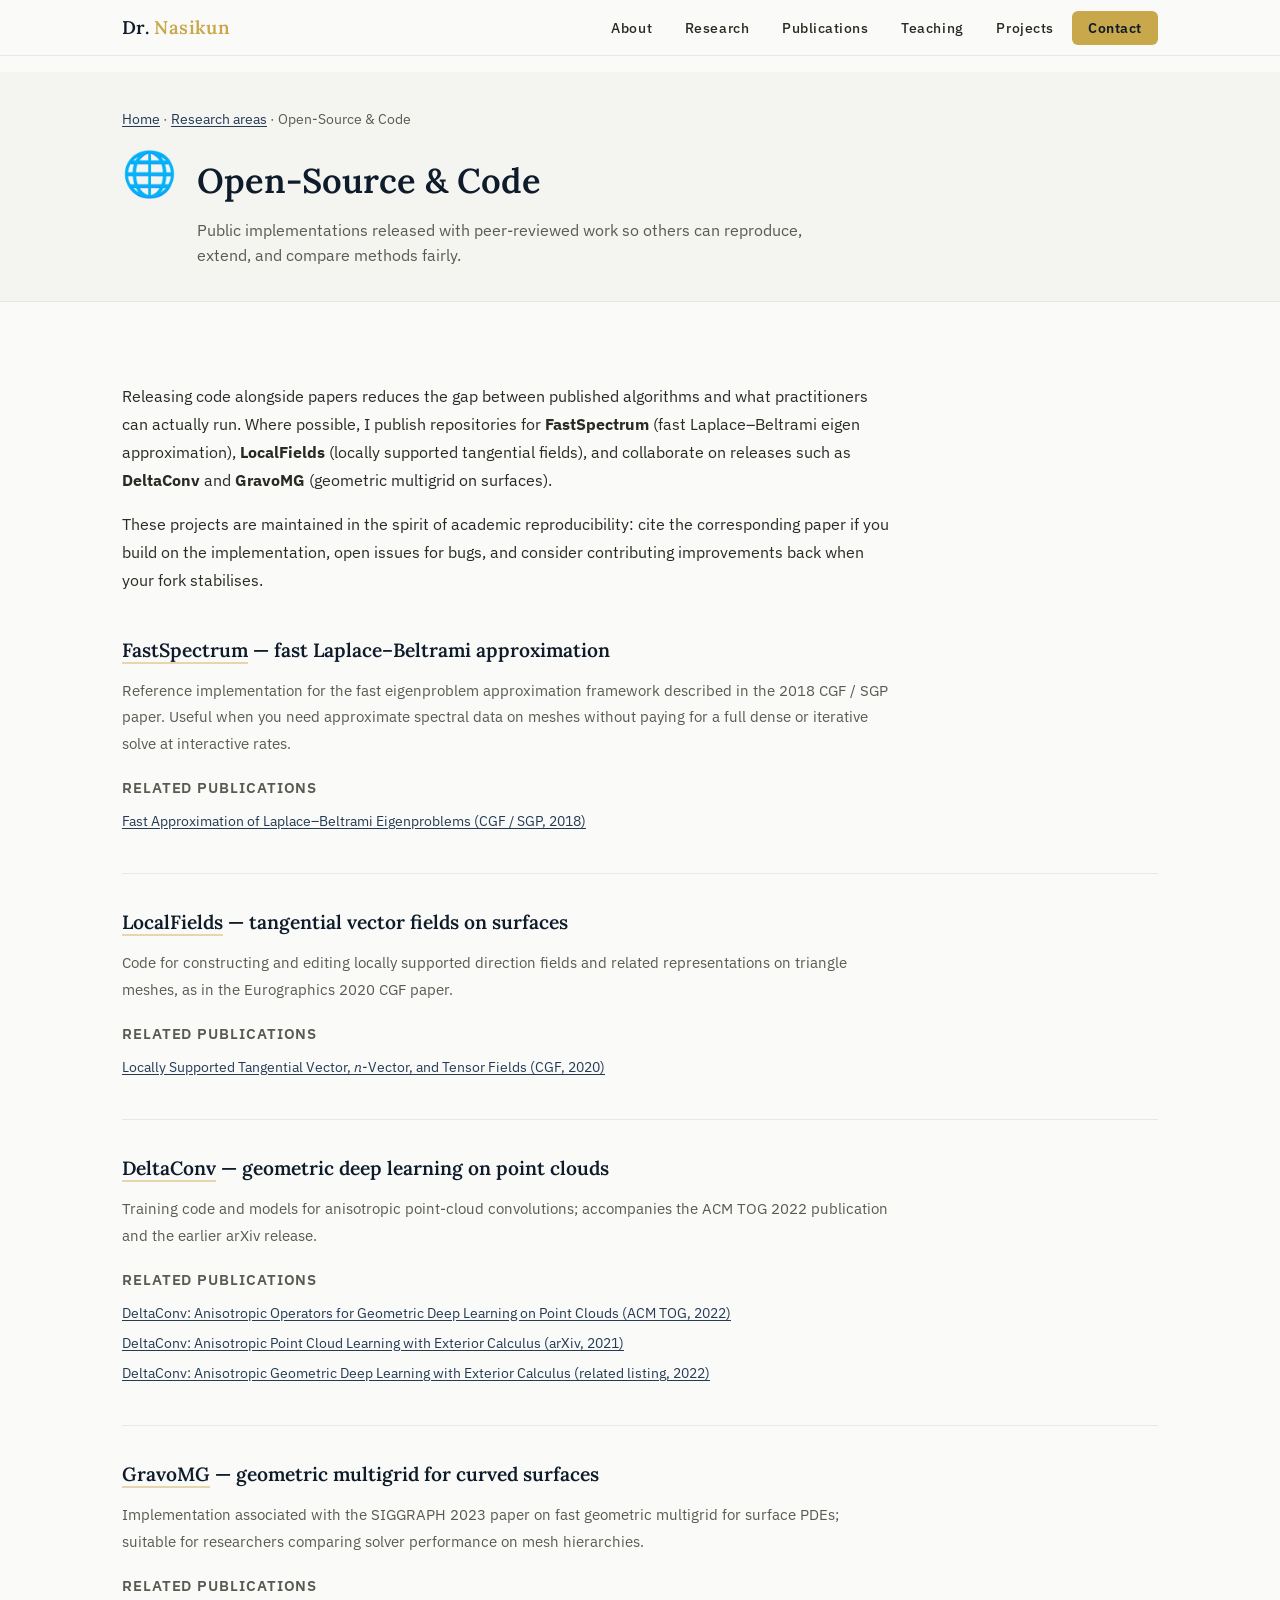
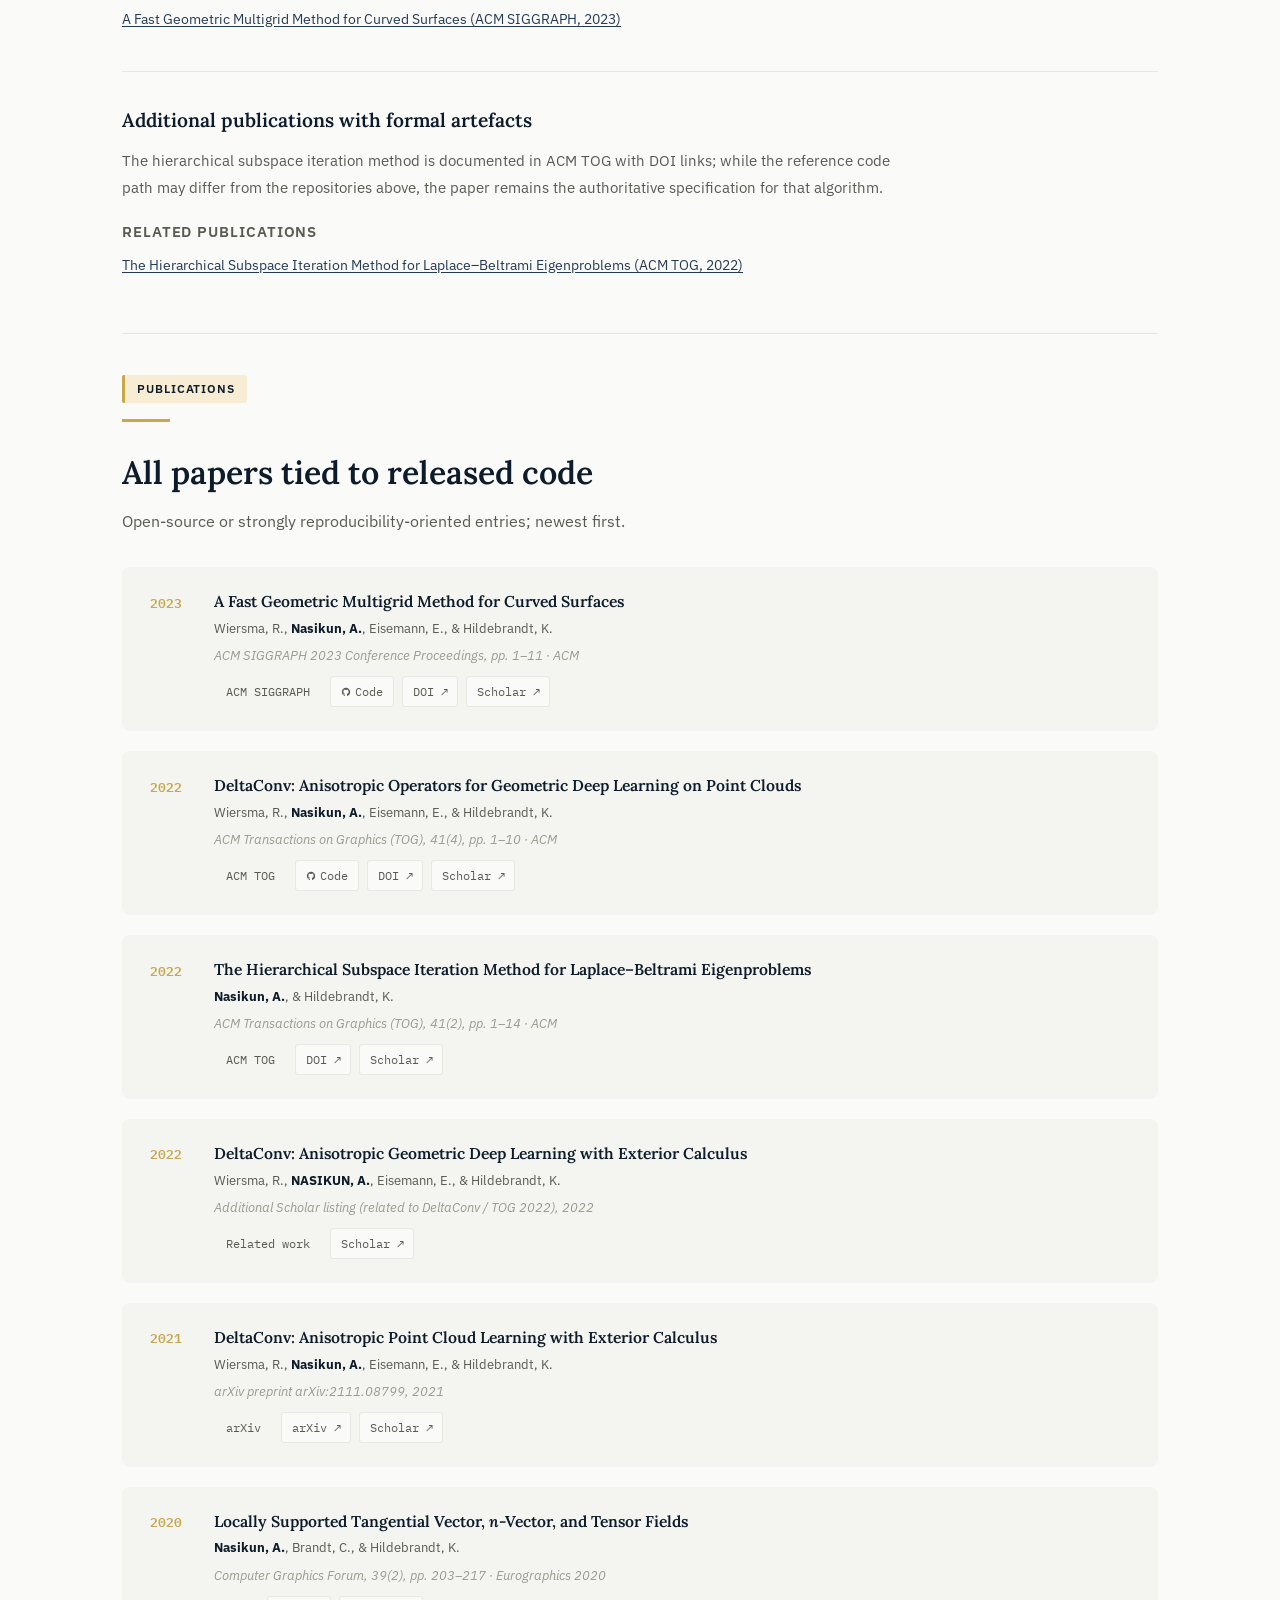
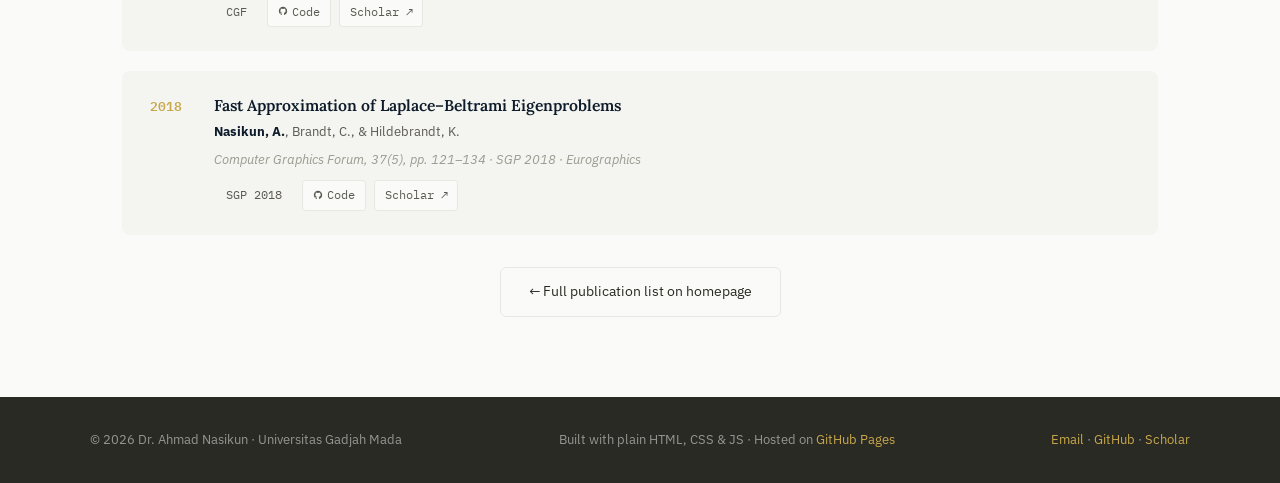
<file: research/open-source-code.html>
<!DOCTYPE html>
<html lang="en">
<head>
  <meta charset="UTF-8" />
  <meta name="viewport" content="width=device-width, initial-scale=1.0" />
  <meta name="description" content="Open-source research code — FastSpectrum, LocalFields, DeltaConv, and multigrid solvers by Dr. Ahmad Nasikun." />
  <title>Open-Source &amp; Code | Dr. Ahmad Nasikun</title>
  <link rel="stylesheet" href="../css/style.css" />
  <link rel="icon" href="data:image/svg+xml,<svg xmlns='http://www.w3.org/2000/svg' viewBox='0 0 32 32'><rect width='32' height='32' rx='6' fill='%230d1b2a'/><text y='24' x='4' font-size='22' font-family='serif' fill='%23c9a84c'>N</text></svg>" />
</head>
<body class="page-research-detail">

<nav id="navbar">
  <div class="nav-inner">
    <a href="../index.html" class="nav-brand">Dr. <span>Nasikun</span></a>
    <ul class="nav-links">
      <li><a href="../index.html#about">About</a></li>
      <li><a href="../index.html#research">Research</a></li>
      <li><a href="../index.html#publications">Publications</a></li>
      <li><a href="../index.html#teaching">Teaching</a></li>
      <li><a href="../index.html#projects">Projects</a></li>
      <li class="nav-cta"><a href="../index.html#contact">Contact</a></li>
    </ul>
    <div id="hamburger" aria-label="Toggle menu">
      <span></span><span></span><span></span>
    </div>
  </div>
</nav>

<main class="page-sub-main">
  <header class="research-page-hero">
    <div class="container">
      <nav class="breadcrumb" aria-label="Breadcrumb">
        <a href="../index.html">Home</a> · <a href="../index.html#research">Research areas</a> · Open-Source &amp; Code
      </nav>
      <div class="research-page-title-row">
        <span class="research-page-icon" aria-hidden="true">🌐</span>
        <div>
          <h1>Open-Source &amp; Code</h1>
          <p class="research-page-lead">Public implementations released with peer-reviewed work so others can reproduce, extend, and compare methods fairly.</p>
        </div>
      </div>
    </div>
  </header>

  <article class="section">
    <div class="container research-detail-body">
      <div class="research-detail-intro animate-on-scroll">
        <p>
          Releasing code alongside papers reduces the gap between published algorithms and what practitioners can actually run. Where possible, I publish repositories for <strong>FastSpectrum</strong> (fast Laplace–Beltrami eigen approximation), <strong>LocalFields</strong> (locally supported tangential fields), and collaborate on releases such as <strong>DeltaConv</strong> and <strong>GravoMG</strong> (geometric multigrid on surfaces).
        </p>
        <p>
          These projects are maintained in the spirit of academic reproducibility: cite the corresponding paper if you build on the implementation, open issues for bugs, and consider contributing improvements back when your fork stabilises.
        </p>
      </div>

      <section class="research-detail-topic animate-on-scroll">
        <h2><a href="https://github.com/a-nasikun/FastSpectrum" target="_blank" rel="noopener">FastSpectrum</a> — fast Laplace–Beltrami approximation</h2>
        <p>
          Reference implementation for the fast eigenproblem approximation framework described in the 2018 CGF / SGP paper. Useful when you need approximate spectral data on meshes without paying for a full dense or iterative solve at interactive rates.
        </p>
        <p class="research-detail-papers-label">Related publications</p>
        <ul class="research-detail-paper-links">
          <li><a href="#pub-fast-laplace">Fast Approximation of Laplace–Beltrami Eigenproblems (CGF / SGP, 2018)</a></li>
        </ul>
      </section>

      <section class="research-detail-topic animate-on-scroll">
        <h2><a href="https://github.com/a-nasikun/LocalFields" target="_blank" rel="noopener">LocalFields</a> — tangential vector fields on surfaces</h2>
        <p>
          Code for constructing and editing locally supported direction fields and related representations on triangle meshes, as in the Eurographics 2020 CGF paper.
        </p>
        <p class="research-detail-papers-label">Related publications</p>
        <ul class="research-detail-paper-links">
          <li><a href="#pub-local-fields">Locally Supported Tangential Vector, <i>n</i>-Vector, and Tensor Fields (CGF, 2020)</a></li>
        </ul>
      </section>

      <section class="research-detail-topic animate-on-scroll">
        <h2><a href="https://github.com/rubenwiersma/deltaconv" target="_blank" rel="noopener">DeltaConv</a> — geometric deep learning on point clouds</h2>
        <p>
          Training code and models for anisotropic point-cloud convolutions; accompanies the ACM TOG 2022 publication and the earlier arXiv release.
        </p>
        <p class="research-detail-papers-label">Related publications</p>
        <ul class="research-detail-paper-links">
          <li><a href="#pub-deltaconv-tog">DeltaConv: Anisotropic Operators for Geometric Deep Learning on Point Clouds (ACM TOG, 2022)</a></li>
          <li><a href="#pub-deltaconv-arxiv">DeltaConv: Anisotropic Point Cloud Learning with Exterior Calculus (arXiv, 2021)</a></li>
          <li><a href="#pub-deltaconv-alt">DeltaConv: Anisotropic Geometric Deep Learning with Exterior Calculus (related listing, 2022)</a></li>
        </ul>
      </section>

      <section class="research-detail-topic animate-on-scroll">
        <h2><a href="https://github.com/rubenwiersma/gravo_mg" target="_blank" rel="noopener">GravoMG</a> — geometric multigrid for curved surfaces</h2>
        <p>
          Implementation associated with the SIGGRAPH 2023 paper on fast geometric multigrid for surface PDEs; suitable for researchers comparing solver performance on mesh hierarchies.
        </p>
        <p class="research-detail-papers-label">Related publications</p>
        <ul class="research-detail-paper-links">
          <li><a href="#pub-mg">A Fast Geometric Multigrid Method for Curved Surfaces (ACM SIGGRAPH, 2023)</a></li>
        </ul>
      </section>

      <section class="research-detail-topic animate-on-scroll">
        <h2>Additional publications with formal artefacts</h2>
        <p>
          The hierarchical subspace iteration method is documented in ACM TOG with DOI links; while the reference code path may differ from the repositories above, the paper remains the authoritative specification for that algorithm.
        </p>
        <p class="research-detail-papers-label">Related publications</p>
        <ul class="research-detail-paper-links">
          <li><a href="#pub-hierarchical">The Hierarchical Subspace Iteration Method for Laplace–Beltrami Eigenproblems (ACM TOG, 2022)</a></li>
        </ul>
      </section>

      <section class="research-detail-pubs-section" id="publications-in-area">
        <div class="section-header animate-on-scroll">
          <span class="badge">Publications</span>
          <div class="divider"></div>
          <h2>All papers tied to released code</h2>
          <p>Open-source or strongly reproducibility-oriented entries; newest first.</p>
        </div>
        <div class="pub-list">

          <div class="pub-item animate-on-scroll" id="pub-mg">
            <div class="pub-year">2023</div>
            <div class="pub-content">
              <h4>A Fast Geometric Multigrid Method for Curved Surfaces</h4>
              <p class="pub-authors">Wiersma, R., <strong>Nasikun, A.</strong>, Eisemann, E., &amp; Hildebrandt, K.</p>
              <p class="pub-venue">ACM SIGGRAPH 2023 Conference Proceedings, pp. 1–11 · ACM</p>
              <div class="pub-links">
                <span class="tag">ACM SIGGRAPH</span>
                <a class="pub-link" href="https://github.com/rubenwiersma/gravo_mg" target="_blank" rel="noopener">
                  <svg width="10" height="10" viewBox="0 0 24 24" fill="currentColor"><path d="M12 2C6.477 2 2 6.484 2 12.017c0 4.425 2.865 8.18 6.839 9.504.5.092.682-.217.682-.483 0-.237-.008-.868-.013-1.703-2.782.605-3.369-1.343-3.369-1.343-.454-1.158-1.11-1.466-1.11-1.466-.908-.62.069-.608.069-.608 1.003.07 1.531 1.032 1.531 1.032.892 1.53 2.341 1.088 2.91.832.092-.647.35-1.088.636-1.338-2.22-.253-4.555-1.113-4.555-4.951 0-1.093.39-1.988 1.029-2.688-.103-.253-.446-1.272.098-2.65 0 0 .84-.27 2.75 1.026A9.564 9.564 0 0 1 12 6.844a9.59 9.59 0 0 1 2.504.337c1.909-1.296 2.747-1.027 2.747-1.027.546 1.379.202 2.398.1 2.651.64.7 1.028 1.595 1.028 2.688 0 3.848-2.339 4.695-4.566 4.943.359.309.678.92.678 1.855 0 1.338-.012 2.419-.012 2.747 0 .268.18.58.688.482A10.02 10.02 0 0 0 22 12.017C22 6.484 17.522 2 12 2z"/></svg>
                  Code
                </a>
                <a class="pub-link" href="https://doi.org/10.1145/3588432.3591502" target="_blank" rel="noopener">DOI ↗</a>
                <a class="pub-link" href="https://scholar.google.com/scholar?oi=bibs&amp;hl=en&amp;cites=8959250789522892951" target="_blank" rel="noopener">Scholar ↗</a>
              </div>
            </div>
          </div>

          <div class="pub-item animate-on-scroll" id="pub-deltaconv-tog">
            <div class="pub-year">2022</div>
            <div class="pub-content">
              <h4>DeltaConv: Anisotropic Operators for Geometric Deep Learning on Point Clouds</h4>
              <p class="pub-authors">Wiersma, R., <strong>Nasikun, A.</strong>, Eisemann, E., &amp; Hildebrandt, K.</p>
              <p class="pub-venue">ACM Transactions on Graphics (TOG), 41(4), pp. 1–10 · ACM</p>
              <div class="pub-links">
                <span class="tag">ACM TOG</span>
                <a class="pub-link" href="https://github.com/rubenwiersma/deltaconv" target="_blank" rel="noopener">
                  <svg width="10" height="10" viewBox="0 0 24 24" fill="currentColor"><path d="M12 2C6.477 2 2 6.484 2 12.017c0 4.425 2.865 8.18 6.839 9.504.5.092.682-.217.682-.483 0-.237-.008-.868-.013-1.703-2.782.605-3.369-1.343-3.369-1.343-.454-1.158-1.11-1.466-1.11-1.466-.908-.62.069-.608.069-.608 1.003.07 1.531 1.032 1.531 1.032.892 1.53 2.341 1.088 2.91.832.092-.647.35-1.088.636-1.338-2.22-.253-4.555-1.113-4.555-4.951 0-1.093.39-1.988 1.029-2.688-.103-.253-.446-1.272.098-2.65 0 0 .84-.27 2.75 1.026A9.564 9.564 0 0 1 12 6.844a9.59 9.59 0 0 1 2.504.337c1.909-1.296 2.747-1.027 2.747-1.027.546 1.379.202 2.398.1 2.651.64.7 1.028 1.595 1.028 2.688 0 3.848-2.339 4.695-4.566 4.943.359.309.678.92.678 1.855 0 1.338-.012 2.419-.012 2.747 0 .268.18.58.688.482A10.02 10.02 0 0 0 22 12.017C22 6.484 17.522 2 12 2z"/></svg>
                  Code
                </a>
                <a class="pub-link" href="https://doi.org/10.1145/3528223.3530166" target="_blank" rel="noopener">DOI ↗</a>
                <a class="pub-link" href="https://scholar.google.com/scholar?oi=bibs&amp;hl=en&amp;cites=4242914372854199680" target="_blank" rel="noopener">Scholar ↗</a>
              </div>
            </div>
          </div>

          <div class="pub-item animate-on-scroll" id="pub-hierarchical">
            <div class="pub-year">2022</div>
            <div class="pub-content">
              <h4>The Hierarchical Subspace Iteration Method for Laplace–Beltrami Eigenproblems</h4>
              <p class="pub-authors"><strong>Nasikun, A.</strong>, &amp; Hildebrandt, K.</p>
              <p class="pub-venue">ACM Transactions on Graphics (TOG), 41(2), pp. 1–14 · ACM</p>
              <div class="pub-links">
                <span class="tag">ACM TOG</span>
                <a class="pub-link" href="https://dl.acm.org/doi/10.1145/3494456" target="_blank" rel="noopener">DOI ↗</a>
                <a class="pub-link" href="https://scholar.google.com/scholar?oi=bibs&amp;hl=en&amp;cites=2875956367425592135" target="_blank" rel="noopener">Scholar ↗</a>
              </div>
            </div>
          </div>

          <div class="pub-item animate-on-scroll" id="pub-deltaconv-alt">
            <div class="pub-year">2022</div>
            <div class="pub-content">
              <h4>DeltaConv: Anisotropic Geometric Deep Learning with Exterior Calculus</h4>
              <p class="pub-authors">Wiersma, R., <strong>NASIKUN, A.</strong>, Eisemann, E., &amp; Hildebrandt, K.</p>
              <p class="pub-venue">Additional Scholar listing (related to DeltaConv / TOG 2022), 2022</p>
              <div class="pub-links">
                <span class="tag">Related work</span>
                <a class="pub-link" href="https://scholar.google.com/scholar?oi=bibs&amp;hl=en&amp;cites=6841797991074501294" target="_blank" rel="noopener">Scholar ↗</a>
              </div>
            </div>
          </div>

          <div class="pub-item animate-on-scroll" id="pub-deltaconv-arxiv">
            <div class="pub-year">2021</div>
            <div class="pub-content">
              <h4>DeltaConv: Anisotropic Point Cloud Learning with Exterior Calculus</h4>
              <p class="pub-authors">Wiersma, R., <strong>Nasikun, A.</strong>, Eisemann, E., &amp; Hildebrandt, K.</p>
              <p class="pub-venue">arXiv preprint arXiv:2111.08799, 2021</p>
              <div class="pub-links">
                <span class="tag">arXiv</span>
                <a class="pub-link" href="https://arxiv.org/abs/2111.08799" target="_blank" rel="noopener">arXiv ↗</a>
                <a class="pub-link" href="https://scholar.google.com/scholar?oi=bibs&amp;hl=en&amp;cites=5720278602888321843" target="_blank" rel="noopener">Scholar ↗</a>
              </div>
            </div>
          </div>

          <div class="pub-item animate-on-scroll" id="pub-local-fields">
            <div class="pub-year">2020</div>
            <div class="pub-content">
              <h4>Locally Supported Tangential Vector, <i>n</i>-Vector, and Tensor Fields</h4>
              <p class="pub-authors"><strong>Nasikun, A.</strong>, Brandt, C., &amp; Hildebrandt, K.</p>
              <p class="pub-venue">Computer Graphics Forum, 39(2), pp. 203–217 · Eurographics 2020</p>
              <div class="pub-links">
                <span class="tag">CGF</span>
                <a class="pub-link" href="https://github.com/a-nasikun/LocalFields" target="_blank" rel="noopener">
                  <svg width="10" height="10" viewBox="0 0 24 24" fill="currentColor"><path d="M12 2C6.477 2 2 6.484 2 12.017c0 4.425 2.865 8.18 6.839 9.504.5.092.682-.217.682-.483 0-.237-.008-.868-.013-1.703-2.782.605-3.369-1.343-3.369-1.343-.454-1.158-1.11-1.466-1.11-1.466-.908-.62.069-.608.069-.608 1.003.07 1.531 1.032 1.531 1.032.892 1.53 2.341 1.088 2.91.832.092-.647.35-1.088.636-1.338-2.22-.253-4.555-1.113-4.555-4.951 0-1.093.39-1.988 1.029-2.688-.103-.253-.446-1.272.098-2.65 0 0 .84-.27 2.75 1.026A9.564 9.564 0 0 1 12 6.844a9.59 9.59 0 0 1 2.504.337c1.909-1.296 2.747-1.027 2.747-1.027.546 1.379.202 2.398.1 2.651.64.7 1.028 1.595 1.028 2.688 0 3.848-2.339 4.695-4.566 4.943.359.309.678.92.678 1.855 0 1.338-.012 2.419-.012 2.747 0 .268.18.58.688.482A10.02 10.02 0 0 0 22 12.017C22 6.484 17.522 2 12 2z"/></svg>
                  Code
                </a>
                <a class="pub-link" href="https://scholar.google.com/scholar?oi=bibs&amp;hl=en&amp;cites=2561362485376053785" target="_blank" rel="noopener">Scholar ↗</a>
              </div>
            </div>
          </div>

          <div class="pub-item animate-on-scroll" id="pub-fast-laplace">
            <div class="pub-year">2018</div>
            <div class="pub-content">
              <h4>Fast Approximation of Laplace–Beltrami Eigenproblems</h4>
              <p class="pub-authors"><strong>Nasikun, A.</strong>, Brandt, C., &amp; Hildebrandt, K.</p>
              <p class="pub-venue">Computer Graphics Forum, 37(5), pp. 121–134 · SGP 2018 · Eurographics</p>
              <div class="pub-links">
                <span class="tag">SGP 2018</span>
                <a class="pub-link" href="https://github.com/a-nasikun/FastSpectrum" target="_blank" rel="noopener">
                  <svg width="10" height="10" viewBox="0 0 24 24" fill="currentColor"><path d="M12 2C6.477 2 2 6.484 2 12.017c0 4.425 2.865 8.18 6.839 9.504.5.092.682-.217.682-.483 0-.237-.008-.868-.013-1.703-2.782.605-3.369-1.343-3.369-1.343-.454-1.158-1.11-1.466-1.11-1.466-.908-.62.069-.608.069-.608 1.003.07 1.531 1.032 1.531 1.032.892 1.53 2.341 1.088 2.91.832.092-.647.35-1.088.636-1.338-2.22-.253-4.555-1.113-4.555-4.951 0-1.093.39-1.988 1.029-2.688-.103-.253-.446-1.272.098-2.65 0 0 .84-.27 2.75 1.026A9.564 9.564 0 0 1 12 6.844a9.59 9.59 0 0 1 2.504.337c1.909-1.296 2.747-1.027 2.747-1.027.546 1.379.202 2.398.1 2.651.64.7 1.028 1.595 1.028 2.688 0 3.848-2.339 4.695-4.566 4.943.359.309.678.92.678 1.855 0 1.338-.012 2.419-.012 2.747 0 .268.18.58.688.482A10.02 10.02 0 0 0 22 12.017C22 6.484 17.522 2 12 2z"/></svg>
                  Code
                </a>
                <a class="pub-link" href="https://scholar.google.com/scholar?oi=bibs&amp;hl=en&amp;cites=6767516321270248543" target="_blank" rel="noopener">Scholar ↗</a>
              </div>
            </div>
          </div>

        </div>
        <p class="animate-on-scroll" style="text-align:center;margin-top:2rem;">
          <a href="../index.html#publications" class="btn-secondary" style="display:inline-block;border:1px solid var(--gray-200);color:var(--gray-800);padding:0.75rem 1.75rem;border-radius:6px;">← Full publication list on homepage</a>
        </p>
      </section>
    </div>
  </article>
</main>

<footer>
  <div class="footer-inner">
    <p>© <span id="footer-year"></span> Dr. Ahmad Nasikun · Universitas Gadjah Mada</p>
    <p>Built with plain HTML, CSS &amp; JS · Hosted on <a href="https://pages.github.com" target="_blank">GitHub Pages</a></p>
    <p>
      <a href="mailto:ahmad.nasikun@ugm.ac.id">Email</a> ·
      <a href="https://github.com/a-nasikun" target="_blank">GitHub</a> ·
      <a href="https://scholar.google.com/citations?user=w0s9NVoAAAAJ&hl=en" target="_blank">Scholar</a>
    </p>
  </div>
</footer>

<button id="back-top" aria-label="Back to top">↑</button>
<script src="../js/main.js"></script>
</body>
</html>
</file>
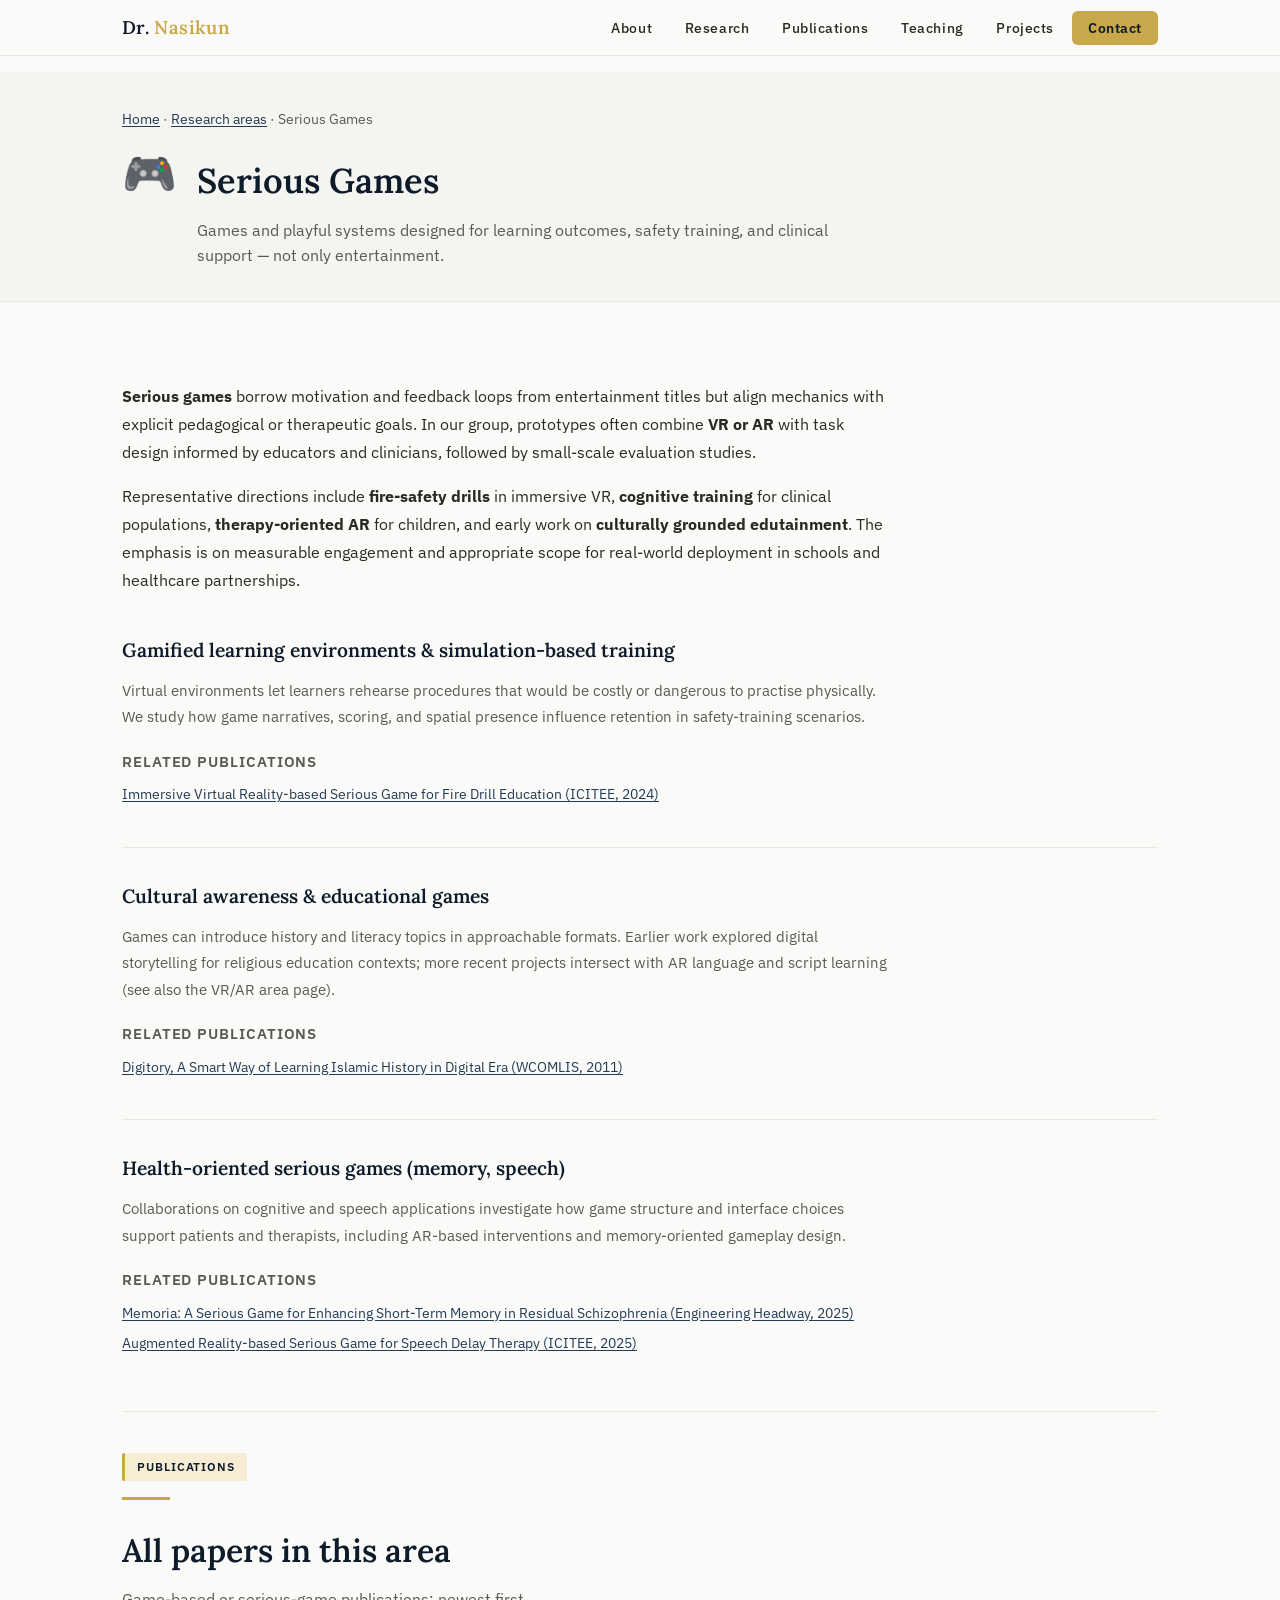
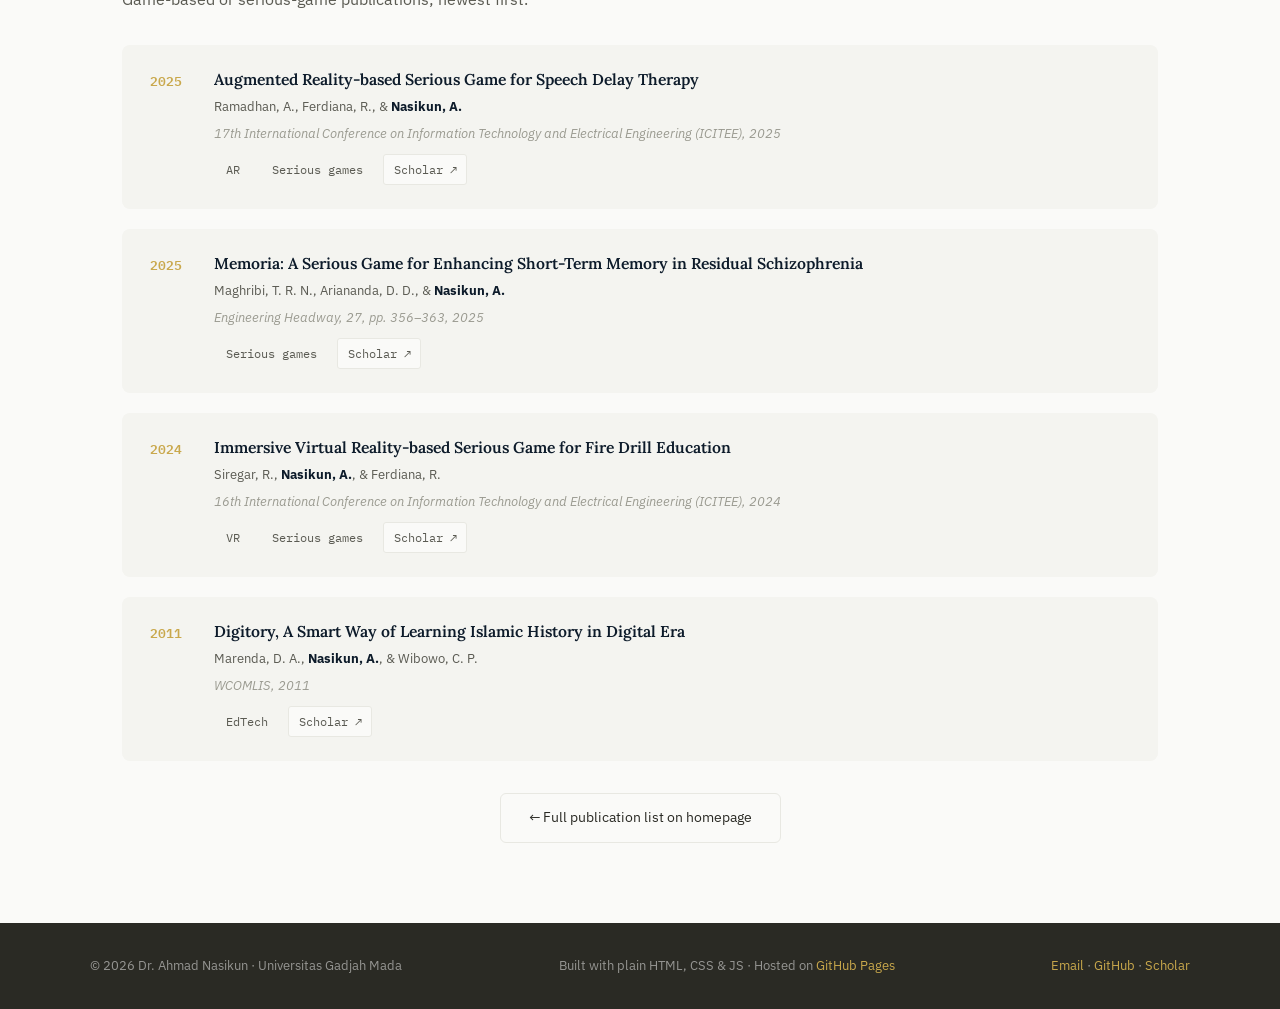
<file: research/serious-games.html>
<!DOCTYPE html>
<html lang="en">
<head>
  <meta charset="UTF-8" />
  <meta name="viewport" content="width=device-width, initial-scale=1.0" />
  <meta name="description" content="Serious games and gamified learning research by Dr. Ahmad Nasikun — training, health, and education." />
  <title>Serious Games | Dr. Ahmad Nasikun</title>
  <link rel="stylesheet" href="../css/style.css" />
  <link rel="icon" href="data:image/svg+xml,<svg xmlns='http://www.w3.org/2000/svg' viewBox='0 0 32 32'><rect width='32' height='32' rx='6' fill='%230d1b2a'/><text y='24' x='4' font-size='22' font-family='serif' fill='%23c9a84c'>N</text></svg>" />
</head>
<body class="page-research-detail">

<nav id="navbar">
  <div class="nav-inner">
    <a href="../index.html" class="nav-brand">Dr. <span>Nasikun</span></a>
    <ul class="nav-links">
      <li><a href="../index.html#about">About</a></li>
      <li><a href="../index.html#research">Research</a></li>
      <li><a href="../index.html#publications">Publications</a></li>
      <li><a href="../index.html#teaching">Teaching</a></li>
      <li><a href="../index.html#projects">Projects</a></li>
      <li class="nav-cta"><a href="../index.html#contact">Contact</a></li>
    </ul>
    <div id="hamburger" aria-label="Toggle menu">
      <span></span><span></span><span></span>
    </div>
  </div>
</nav>

<main class="page-sub-main">
  <header class="research-page-hero">
    <div class="container">
      <nav class="breadcrumb" aria-label="Breadcrumb">
        <a href="../index.html">Home</a> · <a href="../index.html#research">Research areas</a> · Serious Games
      </nav>
      <div class="research-page-title-row">
        <span class="research-page-icon" aria-hidden="true">🎮</span>
        <div>
          <h1>Serious Games</h1>
          <p class="research-page-lead">Games and playful systems designed for learning outcomes, safety training, and clinical support — not only entertainment.</p>
        </div>
      </div>
    </div>
  </header>

  <article class="section">
    <div class="container research-detail-body">
      <div class="research-detail-intro animate-on-scroll">
        <p>
          <strong>Serious games</strong> borrow motivation and feedback loops from entertainment titles but align mechanics with explicit pedagogical or therapeutic goals. In our group, prototypes often combine <strong>VR or AR</strong> with task design informed by educators and clinicians, followed by small-scale evaluation studies.
        </p>
        <p>
          Representative directions include <strong>fire-safety drills</strong> in immersive VR, <strong>cognitive training</strong> for clinical populations, <strong>therapy-oriented AR</strong> for children, and early work on <strong>culturally grounded edutainment</strong>. The emphasis is on measurable engagement and appropriate scope for real-world deployment in schools and healthcare partnerships.
        </p>
      </div>

      <section class="research-detail-topic animate-on-scroll">
        <h2>Gamified learning environments &amp; simulation-based training</h2>
        <p>
          Virtual environments let learners rehearse procedures that would be costly or dangerous to practise physically. We study how game narratives, scoring, and spatial presence influence retention in safety-training scenarios.
        </p>
        <p class="research-detail-papers-label">Related publications</p>
        <ul class="research-detail-paper-links">
          <li><a href="#pub-fire">Immersive Virtual Reality-based Serious Game for Fire Drill Education (ICITEE, 2024)</a></li>
        </ul>
      </section>

      <section class="research-detail-topic animate-on-scroll">
        <h2>Cultural awareness &amp; educational games</h2>
        <p>
          Games can introduce history and literacy topics in approachable formats. Earlier work explored digital storytelling for religious education contexts; more recent projects intersect with AR language and script learning (see also the VR/AR area page).
        </p>
        <p class="research-detail-papers-label">Related publications</p>
        <ul class="research-detail-paper-links">
          <li><a href="#pub-digitory">Digitory, A Smart Way of Learning Islamic History in Digital Era (WCOMLIS, 2011)</a></li>
        </ul>
      </section>

      <section class="research-detail-topic animate-on-scroll">
        <h2>Health-oriented serious games (memory, speech)</h2>
        <p>
          Collaborations on cognitive and speech applications investigate how game structure and interface choices support patients and therapists, including AR-based interventions and memory-oriented gameplay design.
        </p>
        <p class="research-detail-papers-label">Related publications</p>
        <ul class="research-detail-paper-links">
          <li><a href="#pub-memoria">Memoria: A Serious Game for Enhancing Short-Term Memory in Residual Schizophrenia (Engineering Headway, 2025)</a></li>
          <li><a href="#pub-ar-speech">Augmented Reality-based Serious Game for Speech Delay Therapy (ICITEE, 2025)</a></li>
        </ul>
      </section>

      <section class="research-detail-pubs-section" id="publications-in-area">
        <div class="section-header animate-on-scroll">
          <span class="badge">Publications</span>
          <div class="divider"></div>
          <h2>All papers in this area</h2>
          <p>Game-based or serious-game publications; newest first.</p>
        </div>
        <div class="pub-list">

          <div class="pub-item animate-on-scroll" id="pub-ar-speech">
            <div class="pub-year">2025</div>
            <div class="pub-content">
              <h4>Augmented Reality-based Serious Game for Speech Delay Therapy</h4>
              <p class="pub-authors">Ramadhan, A., Ferdiana, R., &amp; <strong>Nasikun, A.</strong></p>
              <p class="pub-venue">17th International Conference on Information Technology and Electrical Engineering (ICITEE), 2025</p>
              <div class="pub-links">
                <span class="tag">AR</span>
                <span class="tag">Serious games</span>
                <a class="pub-link" href="https://scholar.google.com/citations?user=w0s9NVoAAAAJ&amp;hl=en" target="_blank" rel="noopener">Scholar ↗</a>
              </div>
            </div>
          </div>

          <div class="pub-item animate-on-scroll" id="pub-memoria">
            <div class="pub-year">2025</div>
            <div class="pub-content">
              <h4>Memoria: A Serious Game for Enhancing Short-Term Memory in Residual Schizophrenia</h4>
              <p class="pub-authors">Maghribi, T. R. N., Ariananda, D. D., &amp; <strong>Nasikun, A.</strong></p>
              <p class="pub-venue">Engineering Headway, 27, pp. 356–363, 2025</p>
              <div class="pub-links">
                <span class="tag">Serious games</span>
                <a class="pub-link" href="https://scholar.google.com/citations?user=w0s9NVoAAAAJ&amp;hl=en" target="_blank" rel="noopener">Scholar ↗</a>
              </div>
            </div>
          </div>

          <div class="pub-item animate-on-scroll" id="pub-fire">
            <div class="pub-year">2024</div>
            <div class="pub-content">
              <h4>Immersive Virtual Reality-based Serious Game for Fire Drill Education</h4>
              <p class="pub-authors">Siregar, R., <strong>Nasikun, A.</strong>, &amp; Ferdiana, R.</p>
              <p class="pub-venue">16th International Conference on Information Technology and Electrical Engineering (ICITEE), 2024</p>
              <div class="pub-links">
                <span class="tag">VR</span>
                <span class="tag">Serious games</span>
                <a class="pub-link" href="https://scholar.google.com/scholar?oi=bibs&amp;hl=en&amp;cites=3090941044025023229" target="_blank" rel="noopener">Scholar ↗</a>
              </div>
            </div>
          </div>

          <div class="pub-item animate-on-scroll" id="pub-digitory">
            <div class="pub-year">2011</div>
            <div class="pub-content">
              <h4>Digitory, A Smart Way of Learning Islamic History in Digital Era</h4>
              <p class="pub-authors">Marenda, D. A., <strong>Nasikun, A.</strong>, &amp; Wibowo, C. P.</p>
              <p class="pub-venue">WCOMLIS, 2011</p>
              <div class="pub-links">
                <span class="tag">EdTech</span>
                <a class="pub-link" href="https://scholar.google.com/scholar?oi=bibs&amp;hl=en&amp;cites=1557709297432932540" target="_blank" rel="noopener">Scholar ↗</a>
              </div>
            </div>
          </div>

        </div>
        <p class="animate-on-scroll" style="text-align:center;margin-top:2rem;">
          <a href="../index.html#publications" class="btn-secondary" style="display:inline-block;border:1px solid var(--gray-200);color:var(--gray-800);padding:0.75rem 1.75rem;border-radius:6px;">← Full publication list on homepage</a>
        </p>
      </section>
    </div>
  </article>
</main>

<footer>
  <div class="footer-inner">
    <p>© <span id="footer-year"></span> Dr. Ahmad Nasikun · Universitas Gadjah Mada</p>
    <p>Built with plain HTML, CSS &amp; JS · Hosted on <a href="https://pages.github.com" target="_blank">GitHub Pages</a></p>
    <p>
      <a href="mailto:ahmad.nasikun@ugm.ac.id">Email</a> ·
      <a href="https://github.com/a-nasikun" target="_blank">GitHub</a> ·
      <a href="https://scholar.google.com/citations?user=w0s9NVoAAAAJ&hl=en" target="_blank">Scholar</a>
    </p>
  </div>
</footer>

<button id="back-top" aria-label="Back to top">↑</button>
<script src="../js/main.js"></script>
</body>
</html>
</file>
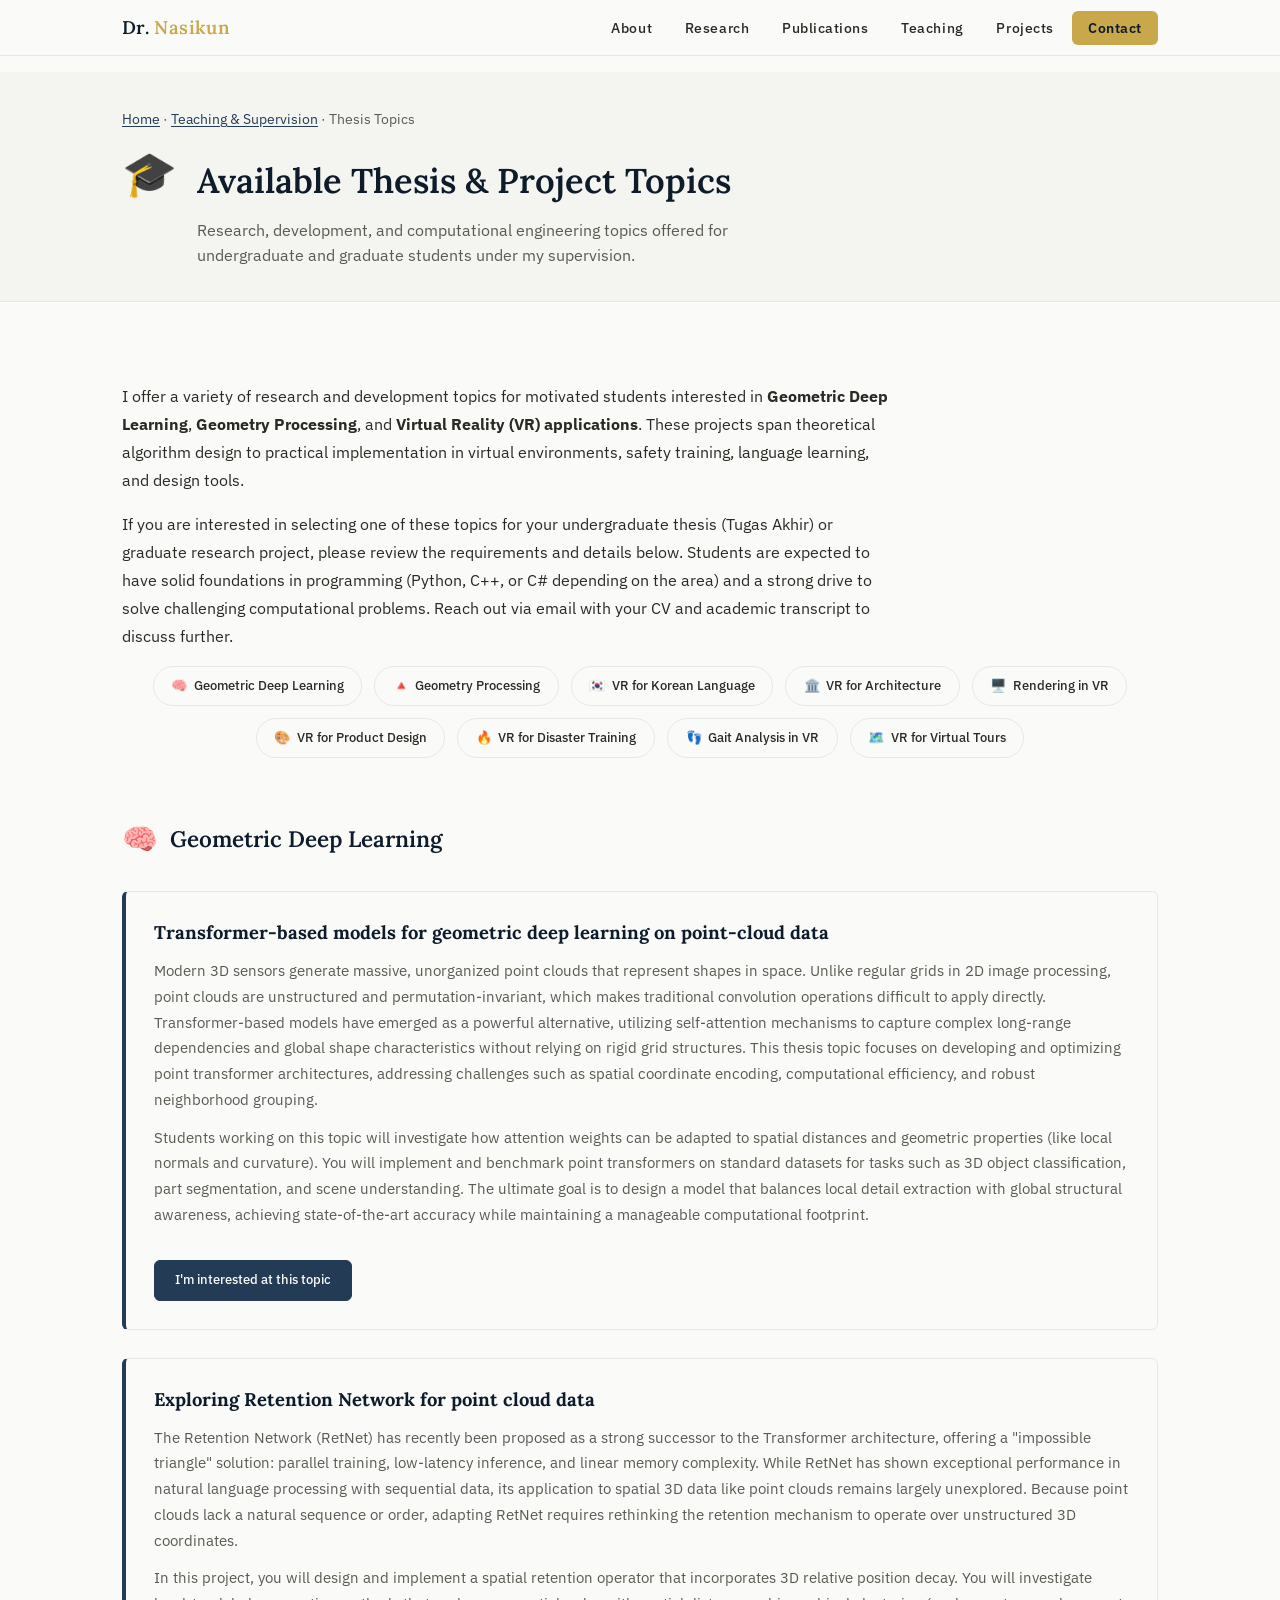
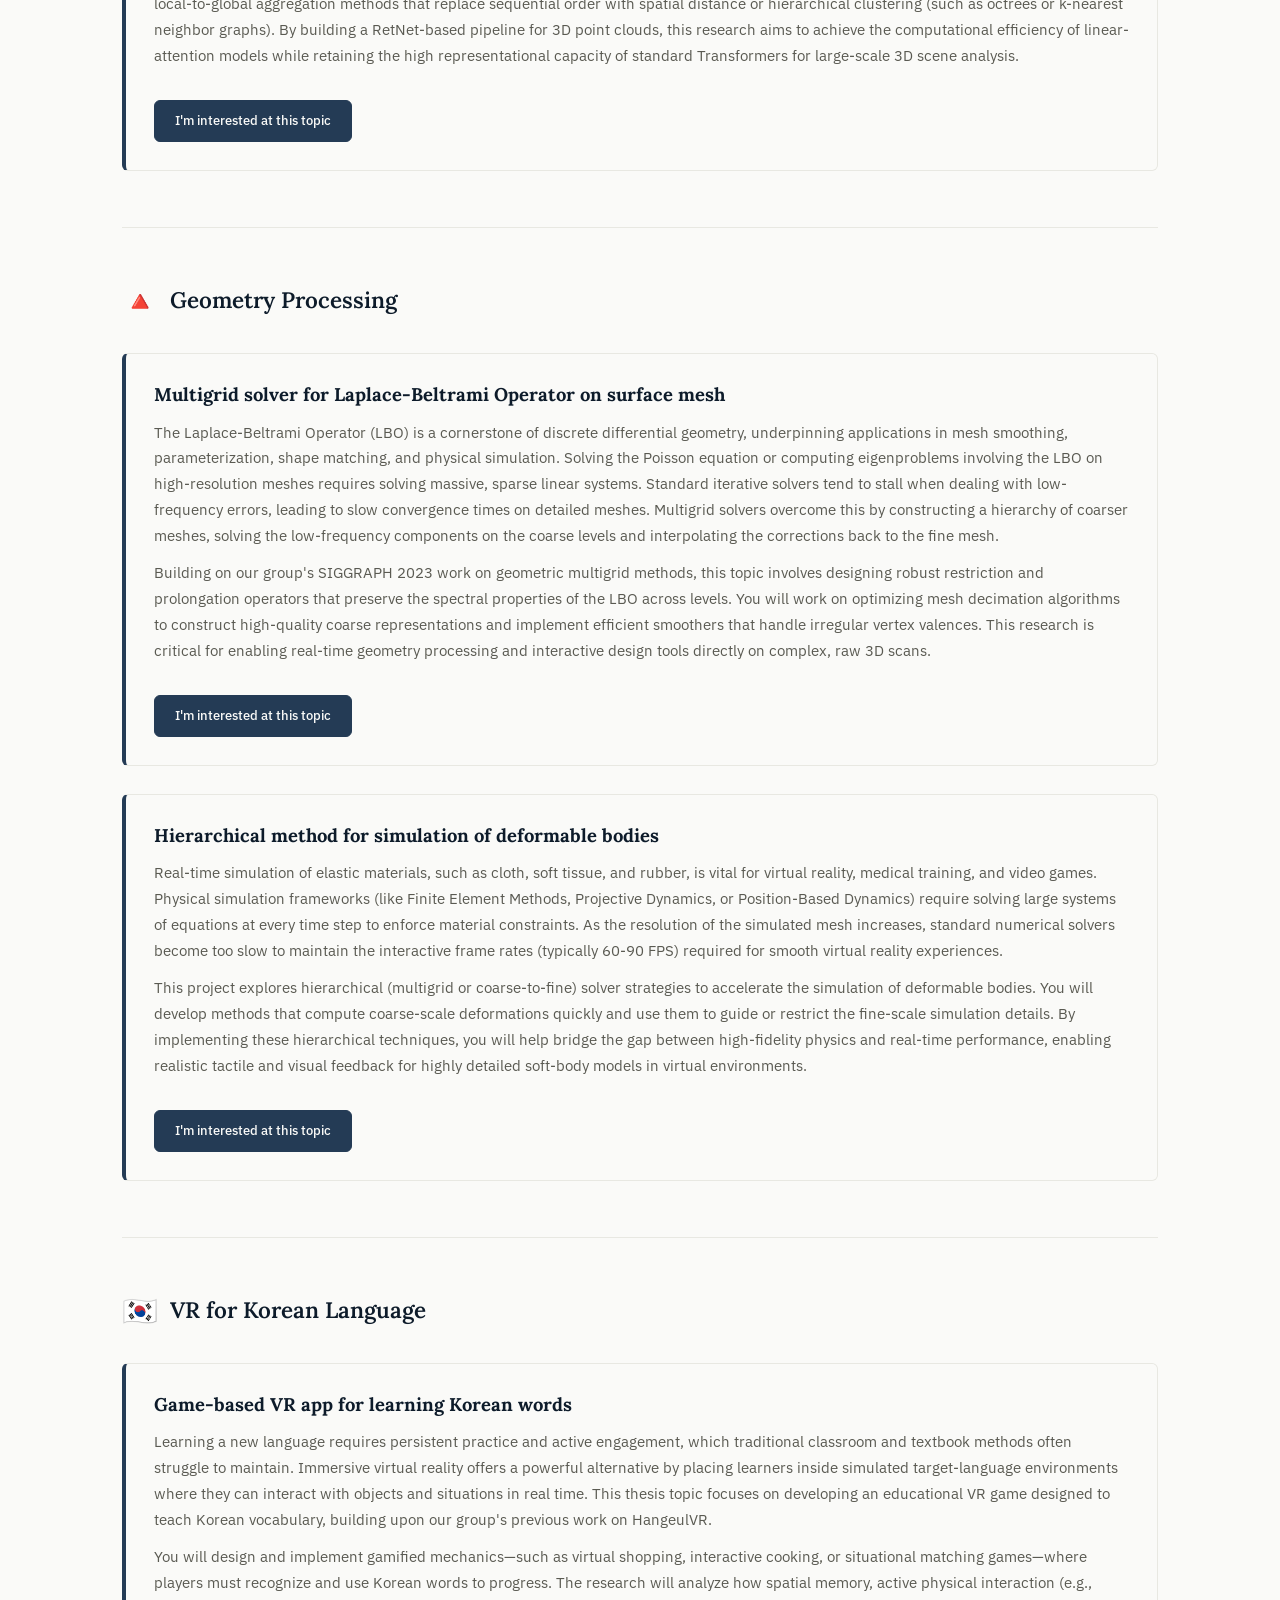
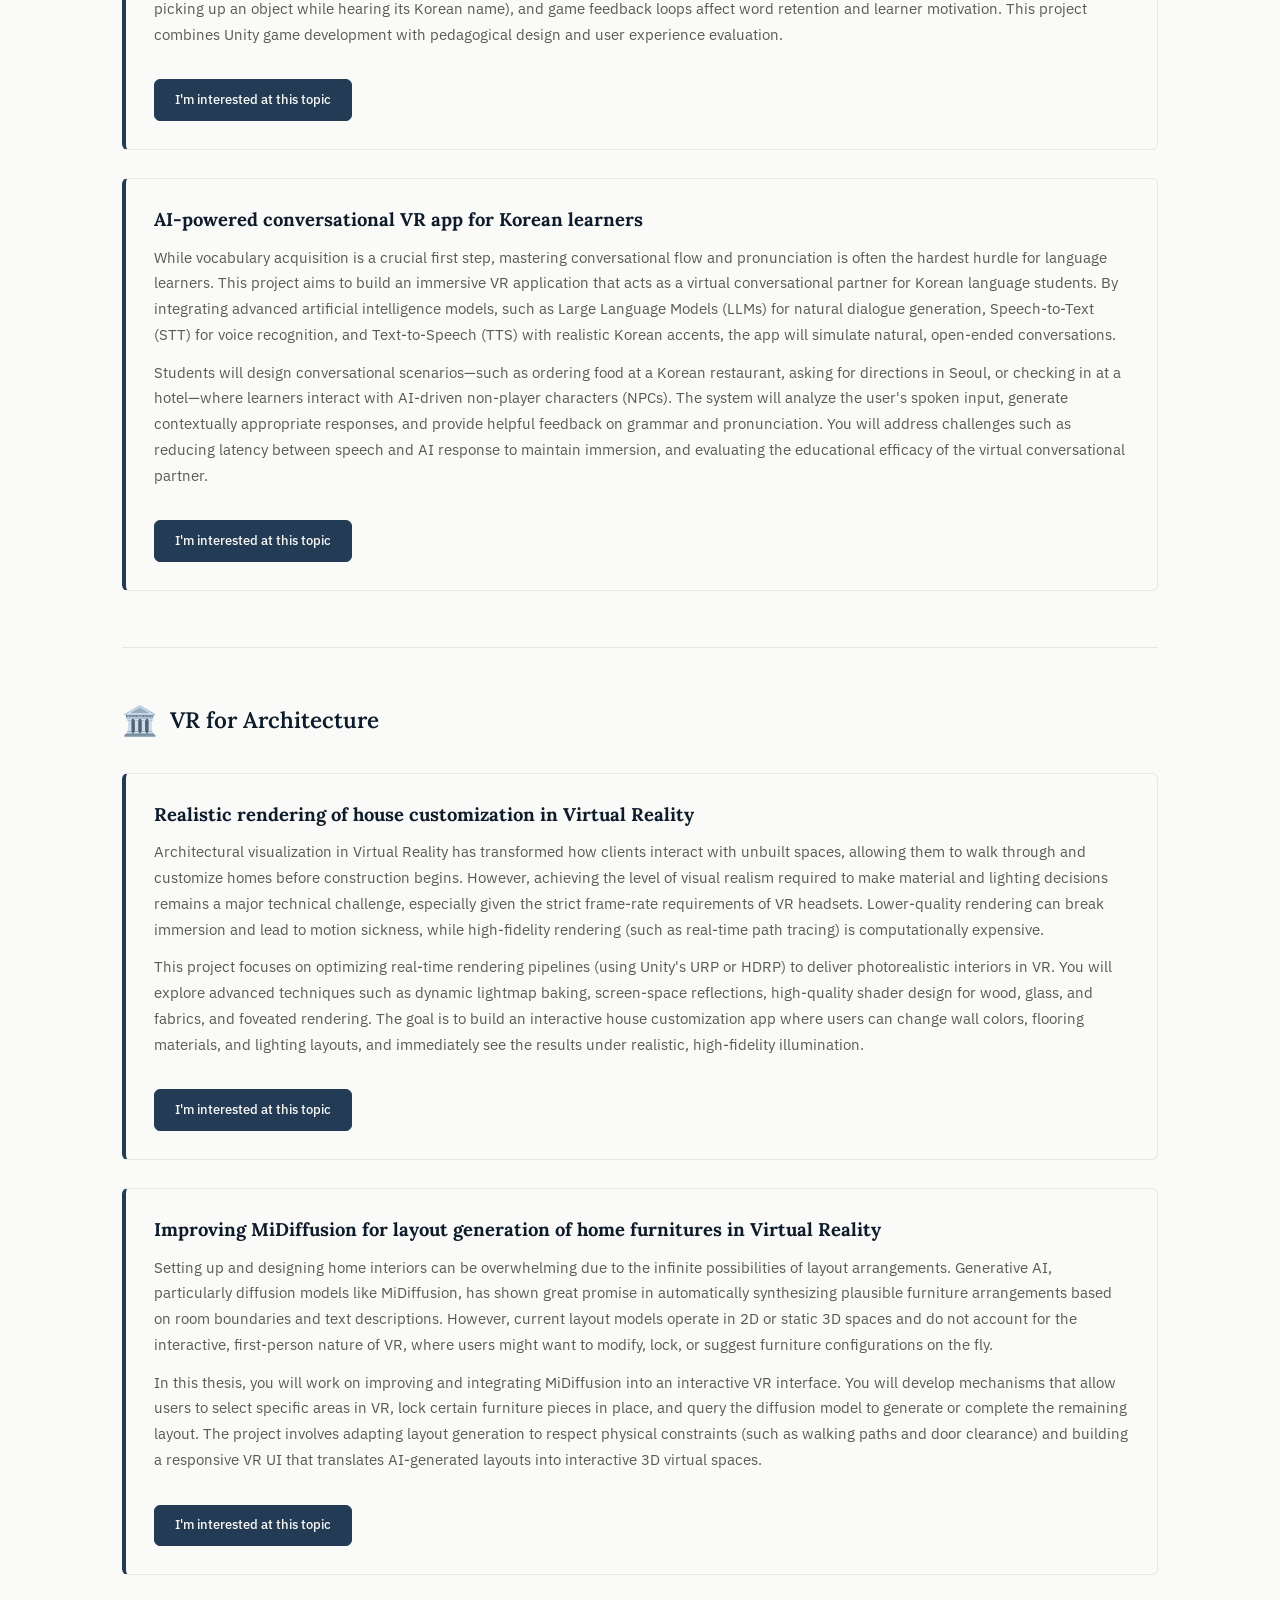
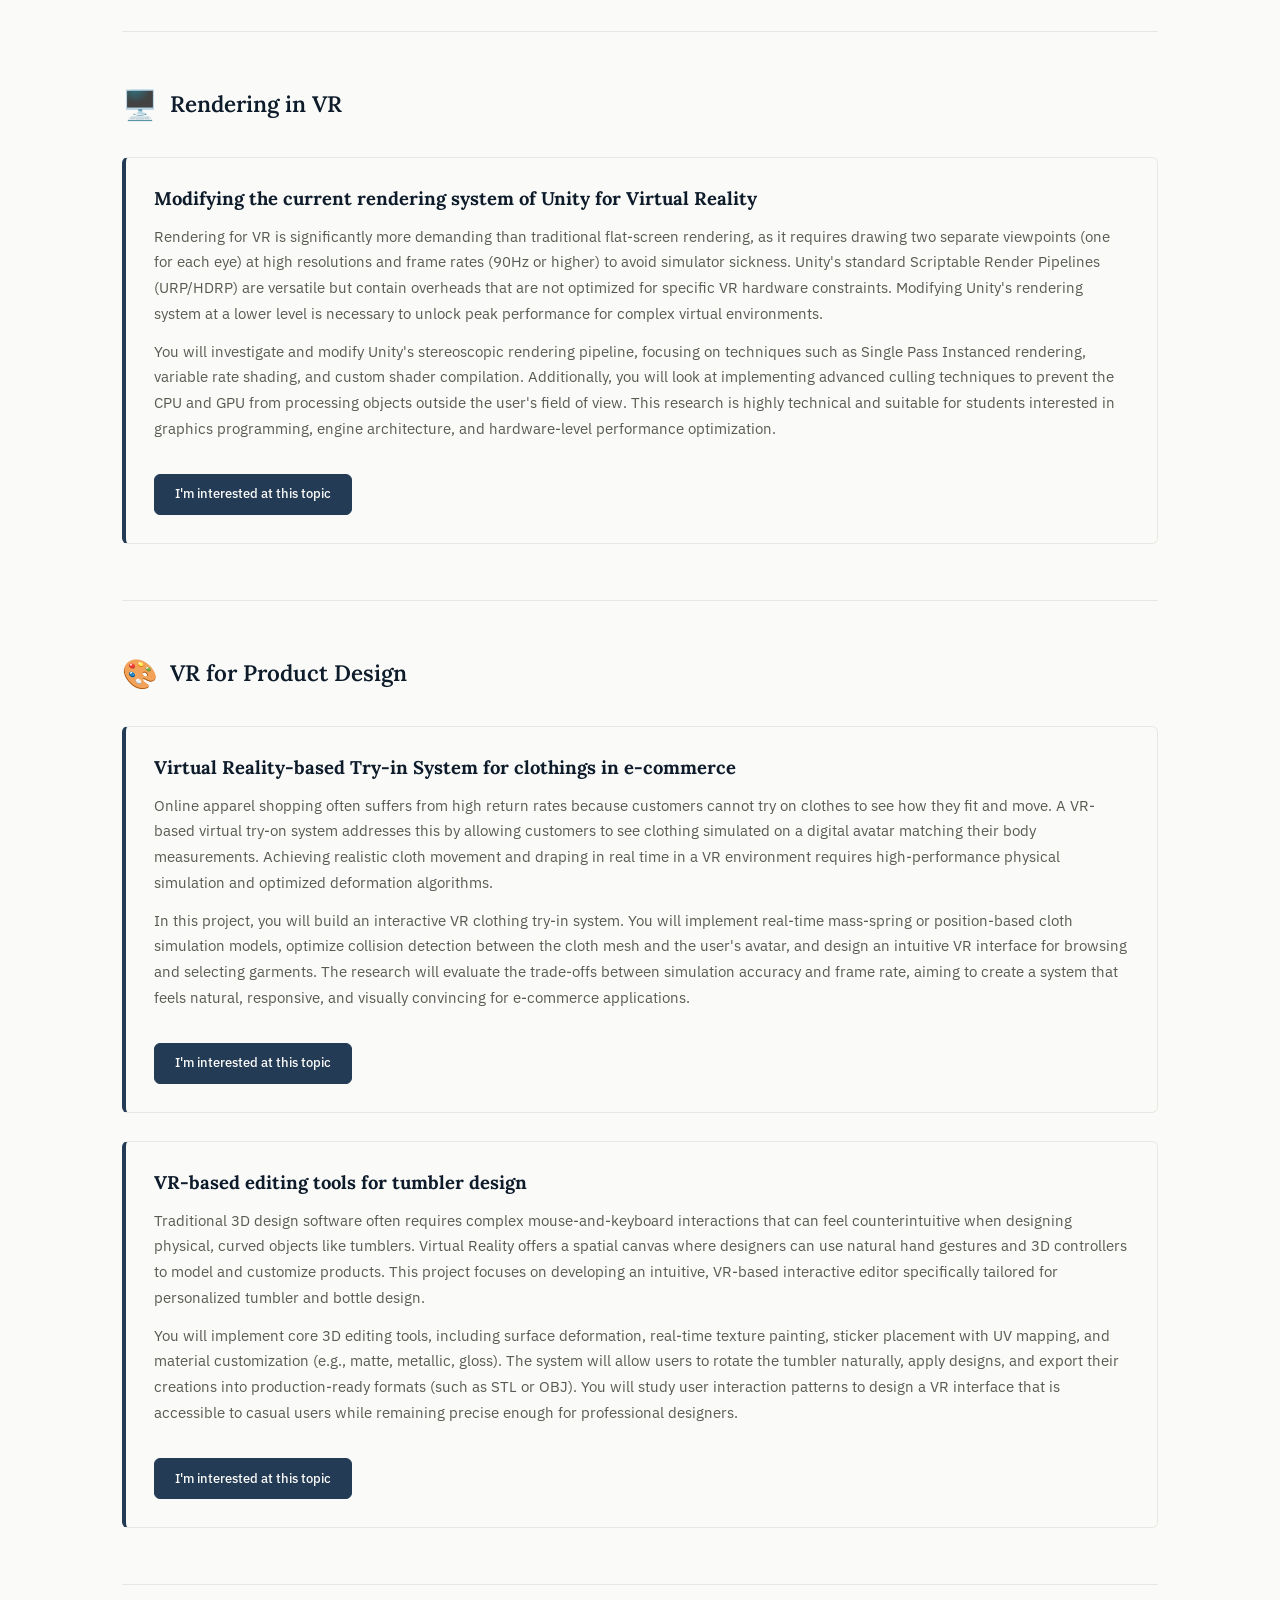
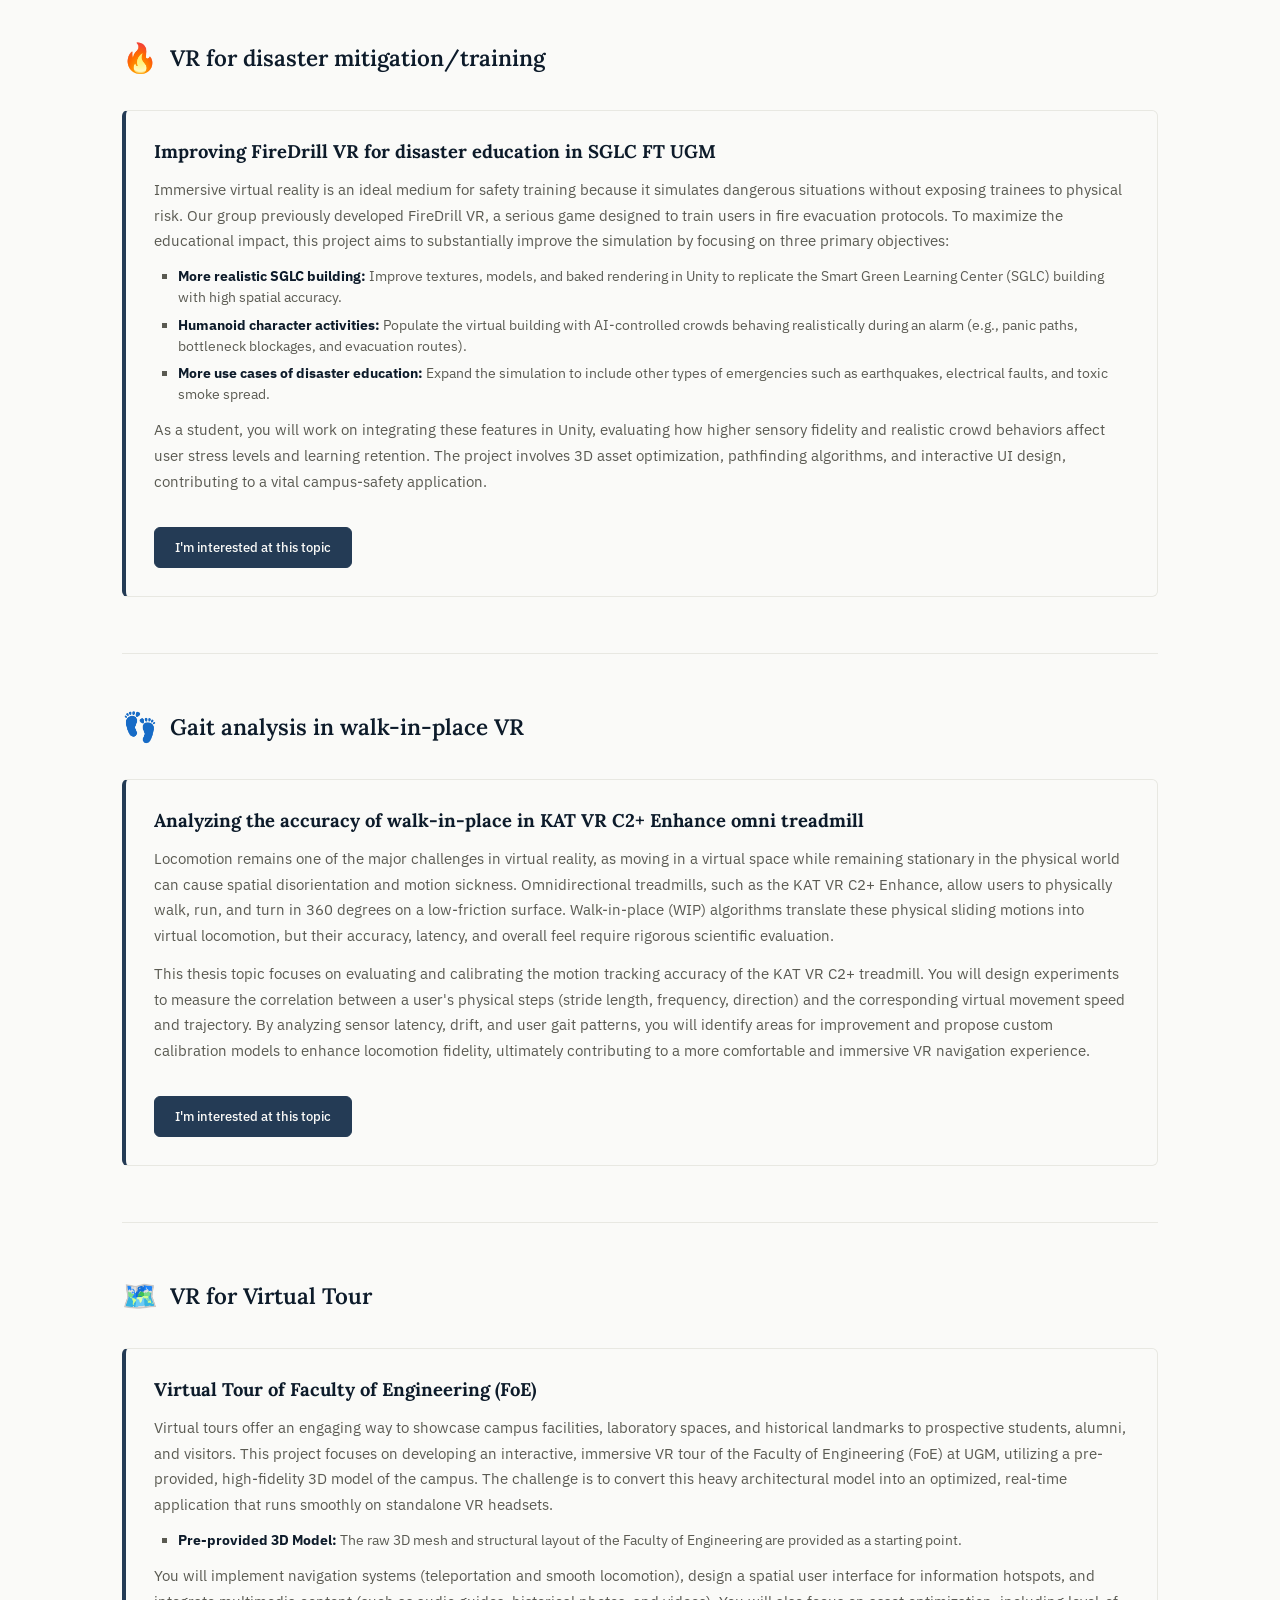
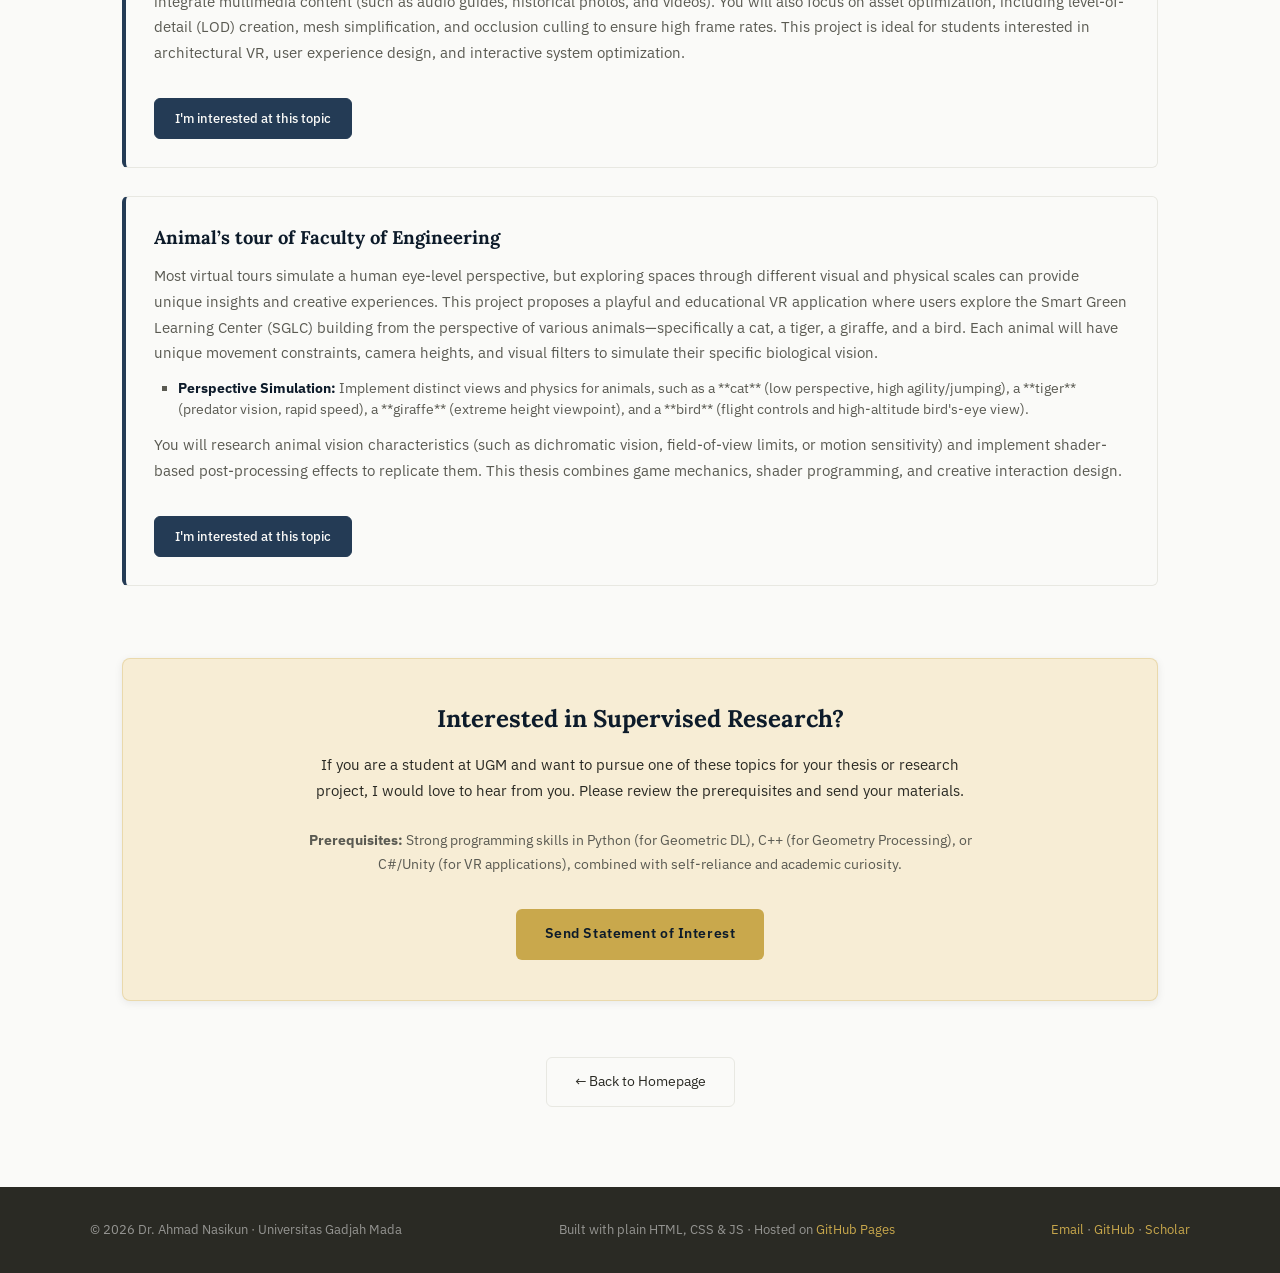
<file: research/thesis.html>
<!DOCTYPE html>
<html lang="en">
<head>
  <meta charset="UTF-8" />
  <meta name="viewport" content="width=device-width, initial-scale=1.0" />
  <meta name="description" content="Explore available undergraduate and graduate research thesis topics in geometry processing, virtual reality, and geometric deep learning supervised by Dr. Ahmad Nasikun at Universitas Gadjah Mada." />
  <title>Available Thesis & Project Topics | Dr. Ahmad Nasikun</title>
  <link rel="stylesheet" href="../css/style.css" />
  <link rel="icon" href="data:image/svg+xml,<svg xmlns='http://www.w3.org/2000/svg' viewBox='0 0 32 32'><rect width='32' height='32' rx='6' fill='%230d1b2a'/><text y='24' x='4' font-size='22' font-family='serif' fill='%23c9a84c'>N</text></svg>" />
  <style>
    /* Custom additions for thesis topics page */
    .thesis-jump-menu {
      display: flex;
      flex-wrap: wrap;
      gap: 0.75rem;
      margin-bottom: 3.5rem;
      justify-content: center;
    }
    .thesis-jump-btn {
      display: inline-flex;
      align-items: center;
      gap: 0.4rem;
      padding: 0.5rem 1.1rem;
      background: var(--white);
      border: 1px solid var(--gray-200);
      border-radius: 99px;
      font-size: 0.82rem;
      color: var(--gray-800);
      font-weight: 500;
      transition: var(--transition);
      cursor: pointer;
    }
    .thesis-jump-btn:hover {
      background: var(--navy);
      color: var(--white);
      border-color: var(--navy);
      transform: translateY(-2px);
      box-shadow: var(--shadow-sm);
    }
    .thesis-theme-section {
      margin-top: 3.5rem;
      padding-top: 3rem;
      border-top: 1px solid var(--gray-200);
    }
    .thesis-theme-section:first-of-type {
      border-top: none;
      padding-top: 0;
    }
    .thesis-theme-header {
      display: flex;
      align-items: center;
      gap: 0.75rem;
      margin-bottom: 1.75rem;
    }
    .thesis-theme-header h2 {
      font-family: var(--font-serif);
      font-size: 1.4rem;
      color: var(--navy);
      font-weight: 600;
    }
    .thesis-theme-icon {
      font-size: 1.8rem;
    }
    .thesis-topic-grid {
      display: flex;
      flex-direction: column;
      gap: 1.75rem;
    }
    .thesis-topic-card {
      background: var(--white);
      border: 1px solid var(--gray-200);
      border-left: 4px solid var(--navy-soft);
      border-radius: 6px;
      padding: 1.75rem;
      transition: transform var(--transition), box-shadow var(--transition), border-left-color var(--transition);
    }
    .thesis-topic-card:hover {
      transform: translateY(-2px);
      box-shadow: var(--shadow-md);
      border-left-color: var(--gold);
    }
    .thesis-topic-card h3 {
      font-family: var(--font-serif);
      font-size: 1.15rem;
      color: var(--navy);
      margin-bottom: 0.75rem;
      line-height: 1.4;
    }
    .thesis-topic-card p {
      font-size: 0.92rem;
      color: var(--gray-600);
      line-height: 1.75;
      margin-bottom: 0.75rem;
    }
    .thesis-topic-card p:last-child {
      margin-bottom: 0;
    }
    .thesis-sub-bullets {
      margin-top: 0.75rem;
      margin-bottom: 0.75rem;
      padding-left: 1.5rem;
      list-style-type: square;
      color: var(--gray-600);
      font-size: 0.88rem;
    }
    .thesis-sub-bullets li {
      margin-bottom: 0.4rem;
      line-height: 1.5;
    }
    .thesis-sub-bullets strong {
      color: var(--navy);
    }
    .thesis-cta-box {
      margin-top: 4.5rem;
      padding: 2.5rem;
      background: var(--gold-pale);
      border: 1px solid rgba(201, 168, 76, 0.3);
      border-radius: 8px;
      text-align: center;
      box-shadow: var(--shadow-sm);
    }
    .thesis-cta-box h2 {
      font-family: var(--font-serif);
      color: var(--navy);
      font-size: 1.5rem;
      margin-bottom: 0.75rem;
    }
    .thesis-cta-box p {
      font-size: 0.95rem;
      color: var(--gray-800);
      max-width: 42rem;
      margin: 0 auto 1.5rem;
      line-height: 1.7;
    }
    .btn-interest {
      display: inline-flex;
      align-items: center;
      gap: 0.5rem;
      margin-top: 1.25rem;
      padding: 0.55rem 1.25rem;
      background: var(--navy-soft);
      color: var(--white);
      border: 1px solid var(--navy-soft);
      border-radius: var(--radius);
      font-size: 0.8rem;
      font-weight: 500;
      transition: var(--transition);
      cursor: pointer;
    }
    .btn-interest:hover {
      background: var(--navy);
      border-color: var(--navy);
      color: var(--gold-light);
      transform: translateY(-1px);
    }
  </style>
</head>
<body class="page-research-detail">

<nav id="navbar">
  <div class="nav-inner">
    <a href="../index.html" class="nav-brand">Dr. <span>Nasikun</span></a>
    <ul class="nav-links">
      <li><a href="../index.html#about">About</a></li>
      <li><a href="../index.html#research">Research</a></li>
      <li><a href="../index.html#publications">Publications</a></li>
      <li><a href="../index.html#teaching">Teaching</a></li>
      <li><a href="../index.html#projects">Projects</a></li>
      <li class="nav-cta"><a href="../index.html#contact">Contact</a></li>
    </ul>
    <div id="hamburger" aria-label="Toggle menu">
      <span></span><span></span><span></span>
    </div>
  </div>
</nav>

<main class="page-sub-main">
  <header class="research-page-hero">
    <div class="container">
      <nav class="breadcrumb" aria-label="Breadcrumb">
        <a href="../index.html">Home</a> · <a href="../index.html#teaching">Teaching & Supervision</a> · Thesis Topics
      </nav>
      <div class="research-page-title-row">
        <span class="research-page-icon" aria-hidden="true">🎓</span>
        <div>
          <h1>Available Thesis & Project Topics</h1>
          <p class="research-page-lead">Research, development, and computational engineering topics offered for undergraduate and graduate students under my supervision.</p>
        </div>
      </div>
    </div>
  </header>

  <article class="section">
    <div class="container research-detail-body">
      <div class="research-detail-intro animate-on-scroll">
        <p>
          I offer a variety of research and development topics for motivated students interested in <strong>Geometric Deep Learning</strong>, <strong>Geometry Processing</strong>, and <strong>Virtual Reality (VR) applications</strong>. These projects span theoretical algorithm design to practical implementation in virtual environments, safety training, language learning, and design tools.
        </p>
        <p>
          If you are interested in selecting one of these topics for your undergraduate thesis (Tugas Akhir) or graduate research project, please review the requirements and details below. Students are expected to have solid foundations in programming (Python, C++, or C# depending on the area) and a strong drive to solve challenging computational problems. Reach out via email with your CV and academic transcript to discuss further.
        </p>
      </div>

      <!-- Jump Navigation Menu -->
      <nav class="thesis-jump-menu animate-on-scroll" aria-label="Topics Navigation">
        <a href="#theme-geometric-dl" class="thesis-jump-btn"><span>🧠</span> Geometric Deep Learning</a>
        <a href="#theme-geometry-proc" class="thesis-jump-btn"><span>🔺</span> Geometry Processing</a>
        <a href="#theme-vr-korean" class="thesis-jump-btn"><span>🇰🇷</span> VR for Korean Language</a>
        <a href="#theme-vr-arch" class="thesis-jump-btn"><span>🏛️</span> VR for Architecture</a>
        <a href="#theme-rendering-vr" class="thesis-jump-btn"><span>🖥️</span> Rendering in VR</a>
        <a href="#theme-vr-product" class="thesis-jump-btn"><span>🎨</span> VR for Product Design</a>
        <a href="#theme-vr-disaster" class="thesis-jump-btn"><span>🔥</span> VR for Disaster Training</a>
        <a href="#theme-gait-analysis" class="thesis-jump-btn"><span>👣</span> Gait Analysis in VR</a>
        <a href="#theme-vr-tours" class="thesis-jump-btn"><span>🗺️</span> VR for Virtual Tours</a>
      </nav>

      <!-- ── THEME 1: GEOMETRIC DEEP LEARNING ── -->
      <section id="theme-geometric-dl" class="thesis-theme-section animate-on-scroll">
        <div class="thesis-theme-header">
          <span class="thesis-theme-icon" aria-hidden="true">🧠</span>
          <h2>Geometric Deep Learning</h2>
        </div>
        <div class="thesis-topic-grid">
          
          <div class="thesis-topic-card">
            <h3>Transformer-based models for geometric deep learning on point-cloud data</h3>
            <p>
              Modern 3D sensors generate massive, unorganized point clouds that represent shapes in space. Unlike regular grids in 2D image processing, point clouds are unstructured and permutation-invariant, which makes traditional convolution operations difficult to apply directly. Transformer-based models have emerged as a powerful alternative, utilizing self-attention mechanisms to capture complex long-range dependencies and global shape characteristics without relying on rigid grid structures. This thesis topic focuses on developing and optimizing point transformer architectures, addressing challenges such as spatial coordinate encoding, computational efficiency, and robust neighborhood grouping.
            </p>
            <p>
              Students working on this topic will investigate how attention weights can be adapted to spatial distances and geometric properties (like local normals and curvature). You will implement and benchmark point transformers on standard datasets for tasks such as 3D object classification, part segmentation, and scene understanding. The ultimate goal is to design a model that balances local detail extraction with global structural awareness, achieving state-of-the-art accuracy while maintaining a manageable computational footprint.
            </p>
            <a href="mailto:ahmad.nasikun@ugm.ac.id?subject=Thesis%20enquiry%20%2B%20Transformer-based%20models%20for%20geometric%20deep%20learning%20on%20point-cloud%20data" class="btn-interest">I'm interested at this topic</a>
          </div>

          <div class="thesis-topic-card">
            <h3>Exploring Retention Network for point cloud data</h3>
            <p>
              The Retention Network (RetNet) has recently been proposed as a strong successor to the Transformer architecture, offering a "impossible triangle" solution: parallel training, low-latency inference, and linear memory complexity. While RetNet has shown exceptional performance in natural language processing with sequential data, its application to spatial 3D data like point clouds remains largely unexplored. Because point clouds lack a natural sequence or order, adapting RetNet requires rethinking the retention mechanism to operate over unstructured 3D coordinates.
            </p>
            <p>
              In this project, you will design and implement a spatial retention operator that incorporates 3D relative position decay. You will investigate local-to-global aggregation methods that replace sequential order with spatial distance or hierarchical clustering (such as octrees or k-nearest neighbor graphs). By building a RetNet-based pipeline for 3D point clouds, this research aims to achieve the computational efficiency of linear-attention models while retaining the high representational capacity of standard Transformers for large-scale 3D scene analysis.
            </p>
            <a href="mailto:ahmad.nasikun@ugm.ac.id?subject=Thesis%20enquiry%20%2B%20Exploring%20Retention%20Network%20for%20point%20cloud%20data" class="btn-interest">I'm interested at this topic</a>
          </div>

        </div>
      </section>

      <!-- ── THEME 2: GEOMETRY PROCESSING ── -->
      <section id="theme-geometry-proc" class="thesis-theme-section animate-on-scroll">
        <div class="thesis-theme-header">
          <span class="thesis-theme-icon" aria-hidden="true">🔺</span>
          <h2>Geometry Processing</h2>
        </div>
        <div class="thesis-topic-grid">

          <div class="thesis-topic-card">
            <h3>Multigrid solver for Laplace-Beltrami Operator on surface mesh</h3>
            <p>
              The Laplace-Beltrami Operator (LBO) is a cornerstone of discrete differential geometry, underpinning applications in mesh smoothing, parameterization, shape matching, and physical simulation. Solving the Poisson equation or computing eigenproblems involving the LBO on high-resolution meshes requires solving massive, sparse linear systems. Standard iterative solvers tend to stall when dealing with low-frequency errors, leading to slow convergence times on detailed meshes. Multigrid solvers overcome this by constructing a hierarchy of coarser meshes, solving the low-frequency components on the coarse levels and interpolating the corrections back to the fine mesh.
            </p>
            <p>
              Building on our group's SIGGRAPH 2023 work on geometric multigrid methods, this topic involves designing robust restriction and prolongation operators that preserve the spectral properties of the LBO across levels. You will work on optimizing mesh decimation algorithms to construct high-quality coarse representations and implement efficient smoothers that handle irregular vertex valences. This research is critical for enabling real-time geometry processing and interactive design tools directly on complex, raw 3D scans.
            </p>
            <a href="mailto:ahmad.nasikun@ugm.ac.id?subject=Thesis%20enquiry%20%2B%20Multigrid%20solver%20for%20Laplace-Beltrami%20Operator%20on%20surface%20mesh" class="btn-interest">I'm interested at this topic</a>
          </div>

          <div class="thesis-topic-card">
            <h3>Hierarchical method for simulation of deformable bodies</h3>
            <p>
              Real-time simulation of elastic materials, such as cloth, soft tissue, and rubber, is vital for virtual reality, medical training, and video games. Physical simulation frameworks (like Finite Element Methods, Projective Dynamics, or Position-Based Dynamics) require solving large systems of equations at every time step to enforce material constraints. As the resolution of the simulated mesh increases, standard numerical solvers become too slow to maintain the interactive frame rates (typically 60-90 FPS) required for smooth virtual reality experiences.
            </p>
            <p>
              This project explores hierarchical (multigrid or coarse-to-fine) solver strategies to accelerate the simulation of deformable bodies. You will develop methods that compute coarse-scale deformations quickly and use them to guide or restrict the fine-scale simulation details. By implementing these hierarchical techniques, you will help bridge the gap between high-fidelity physics and real-time performance, enabling realistic tactile and visual feedback for highly detailed soft-body models in virtual environments.
            </p>
            <a href="mailto:ahmad.nasikun@ugm.ac.id?subject=Thesis%20enquiry%20%2B%20Hierarchical%20method%20for%20simulation%20of%20deformable%20bodies" class="btn-interest">I'm interested at this topic</a>
          </div>

        </div>
      </section>

      <!-- ── THEME 3: VR FOR KOREAN LANGUAGE ── -->
      <section id="theme-vr-korean" class="thesis-theme-section animate-on-scroll">
        <div class="thesis-theme-header">
          <span class="thesis-theme-icon" aria-hidden="true">🇰🇷</span>
          <h2>VR for Korean Language</h2>
        </div>
        <div class="thesis-topic-grid">

          <div class="thesis-topic-card">
            <h3>Game-based VR app for learning Korean words</h3>
            <p>
              Learning a new language requires persistent practice and active engagement, which traditional classroom and textbook methods often struggle to maintain. Immersive virtual reality offers a powerful alternative by placing learners inside simulated target-language environments where they can interact with objects and situations in real time. This thesis topic focuses on developing an educational VR game designed to teach Korean vocabulary, building upon our group's previous work on HangeulVR.
            </p>
            <p>
              You will design and implement gamified mechanics—such as virtual shopping, interactive cooking, or situational matching games—where players must recognize and use Korean words to progress. The research will analyze how spatial memory, active physical interaction (e.g., picking up an object while hearing its Korean name), and game feedback loops affect word retention and learner motivation. This project combines Unity game development with pedagogical design and user experience evaluation.
            </p>
            <a href="mailto:ahmad.nasikun@ugm.ac.id?subject=Thesis%20enquiry%20%2B%20Game-based%20VR%20app%20for%20learning%20Korean%20words" class="btn-interest">I'm interested at this topic</a>
          </div>

          <div class="thesis-topic-card">
            <h3>AI-powered conversational VR app for Korean learners</h3>
            <p>
              While vocabulary acquisition is a crucial first step, mastering conversational flow and pronunciation is often the hardest hurdle for language learners. This project aims to build an immersive VR application that acts as a virtual conversational partner for Korean language students. By integrating advanced artificial intelligence models, such as Large Language Models (LLMs) for natural dialogue generation, Speech-to-Text (STT) for voice recognition, and Text-to-Speech (TTS) with realistic Korean accents, the app will simulate natural, open-ended conversations.
            </p>
            <p>
              Students will design conversational scenarios—such as ordering food at a Korean restaurant, asking for directions in Seoul, or checking in at a hotel—where learners interact with AI-driven non-player characters (NPCs). The system will analyze the user's spoken input, generate contextually appropriate responses, and provide helpful feedback on grammar and pronunciation. You will address challenges such as reducing latency between speech and AI response to maintain immersion, and evaluating the educational efficacy of the virtual conversational partner.
            </p>
            <a href="mailto:ahmad.nasikun@ugm.ac.id?subject=Thesis%20enquiry%20%2B%20AI-powered%20conversational%20VR%20app%20for%20Korean%20learners" class="btn-interest">I'm interested at this topic</a>
          </div>

        </div>
      </section>

      <!-- ── THEME 4: VR FOR ARCHITECTURE ── -->
      <section id="theme-vr-arch" class="thesis-theme-section animate-on-scroll">
        <div class="thesis-theme-header">
          <span class="thesis-theme-icon" aria-hidden="true">🏛️</span>
          <h2>VR for Architecture</h2>
        </div>
        <div class="thesis-topic-grid">

          <div class="thesis-topic-card">
            <h3>Realistic rendering of house customization in Virtual Reality</h3>
            <p>
              Architectural visualization in Virtual Reality has transformed how clients interact with unbuilt spaces, allowing them to walk through and customize homes before construction begins. However, achieving the level of visual realism required to make material and lighting decisions remains a major technical challenge, especially given the strict frame-rate requirements of VR headsets. Lower-quality rendering can break immersion and lead to motion sickness, while high-fidelity rendering (such as real-time path tracing) is computationally expensive.
            </p>
            <p>
              This project focuses on optimizing real-time rendering pipelines (using Unity's URP or HDRP) to deliver photorealistic interiors in VR. You will explore advanced techniques such as dynamic lightmap baking, screen-space reflections, high-quality shader design for wood, glass, and fabrics, and foveated rendering. The goal is to build an interactive house customization app where users can change wall colors, flooring materials, and lighting layouts, and immediately see the results under realistic, high-fidelity illumination.
            </p>
            <a href="mailto:ahmad.nasikun@ugm.ac.id?subject=Thesis%20enquiry%20%2B%20Realistic%20rendering%20of%20house%20customization%20in%20Virtual%20Reality" class="btn-interest">I'm interested at this topic</a>
          </div>

          <div class="thesis-topic-card">
            <h3>Improving MiDiffusion for layout generation of home furnitures in Virtual Reality</h3>
            <p>
              Setting up and designing home interiors can be overwhelming due to the infinite possibilities of layout arrangements. Generative AI, particularly diffusion models like MiDiffusion, has shown great promise in automatically synthesizing plausible furniture arrangements based on room boundaries and text descriptions. However, current layout models operate in 2D or static 3D spaces and do not account for the interactive, first-person nature of VR, where users might want to modify, lock, or suggest furniture configurations on the fly.
            </p>
            <p>
              In this thesis, you will work on improving and integrating MiDiffusion into an interactive VR interface. You will develop mechanisms that allow users to select specific areas in VR, lock certain furniture pieces in place, and query the diffusion model to generate or complete the remaining layout. The project involves adapting layout generation to respect physical constraints (such as walking paths and door clearance) and building a responsive VR UI that translates AI-generated layouts into interactive 3D virtual spaces.
            </p>
            <a href="mailto:ahmad.nasikun@ugm.ac.id?subject=Thesis%20enquiry%20%2B%20Improving%20MiDiffusion%20for%20layout%20generation%20of%20home%20furnitures%20in%20Virtual%20Reality" class="btn-interest">I'm interested at this topic</a>
          </div>

        </div>
      </section>

      <!-- ── THEME 5: RENDERING IN VR ── -->
      <section id="theme-rendering-vr" class="thesis-theme-section animate-on-scroll">
        <div class="thesis-theme-header">
          <span class="thesis-theme-icon" aria-hidden="true">🖥️</span>
          <h2>Rendering in VR</h2>
        </div>
        <div class="thesis-topic-grid">

          <div class="thesis-topic-card">
            <h3>Modifying the current rendering system of Unity for Virtual Reality</h3>
            <p>
              Rendering for VR is significantly more demanding than traditional flat-screen rendering, as it requires drawing two separate viewpoints (one for each eye) at high resolutions and frame rates (90Hz or higher) to avoid simulator sickness. Unity's standard Scriptable Render Pipelines (URP/HDRP) are versatile but contain overheads that are not optimized for specific VR hardware constraints. Modifying Unity's rendering system at a lower level is necessary to unlock peak performance for complex virtual environments.
            </p>
            <p>
              You will investigate and modify Unity's stereoscopic rendering pipeline, focusing on techniques such as Single Pass Instanced rendering, variable rate shading, and custom shader compilation. Additionally, you will look at implementing advanced culling techniques to prevent the CPU and GPU from processing objects outside the user's field of view. This research is highly technical and suitable for students interested in graphics programming, engine architecture, and hardware-level performance optimization.
            </p>
            <a href="mailto:ahmad.nasikun@ugm.ac.id?subject=Thesis%20enquiry%20%2B%20Modifying%20the%20current%20rendering%20system%20of%20Unity%20for%20Virtual%20Reality" class="btn-interest">I'm interested at this topic</a>
          </div>

        </div>
      </section>

      <!-- ── THEME 6: VR FOR PRODUCT DESIGN ── -->
      <section id="theme-vr-product" class="thesis-theme-section animate-on-scroll">
        <div class="thesis-theme-header">
          <span class="thesis-theme-icon" aria-hidden="true">🎨</span>
          <h2>VR for Product Design</h2>
        </div>
        <div class="thesis-topic-grid">

          <div class="thesis-topic-card">
            <h3>Virtual Reality-based Try-in System for clothings in e-commerce</h3>
            <p>
              Online apparel shopping often suffers from high return rates because customers cannot try on clothes to see how they fit and move. A VR-based virtual try-on system addresses this by allowing customers to see clothing simulated on a digital avatar matching their body measurements. Achieving realistic cloth movement and draping in real time in a VR environment requires high-performance physical simulation and optimized deformation algorithms.
            </p>
            <p>
              In this project, you will build an interactive VR clothing try-in system. You will implement real-time mass-spring or position-based cloth simulation models, optimize collision detection between the cloth mesh and the user's avatar, and design an intuitive VR interface for browsing and selecting garments. The research will evaluate the trade-offs between simulation accuracy and frame rate, aiming to create a system that feels natural, responsive, and visually convincing for e-commerce applications.
            </p>
            <a href="mailto:ahmad.nasikun@ugm.ac.id?subject=Thesis%20enquiry%20%2B%20Virtual%20Reality-based%20Try-in%20System%20for%20clothings%20in%20e-commerce" class="btn-interest">I'm interested at this topic</a>
          </div>

          <div class="thesis-topic-card">
            <h3>VR-based editing tools for tumbler design</h3>
            <p>
              Traditional 3D design software often requires complex mouse-and-keyboard interactions that can feel counterintuitive when designing physical, curved objects like tumblers. Virtual Reality offers a spatial canvas where designers can use natural hand gestures and 3D controllers to model and customize products. This project focuses on developing an intuitive, VR-based interactive editor specifically tailored for personalized tumbler and bottle design.
            </p>
            <p>
              You will implement core 3D editing tools, including surface deformation, real-time texture painting, sticker placement with UV mapping, and material customization (e.g., matte, metallic, gloss). The system will allow users to rotate the tumbler naturally, apply designs, and export their creations into production-ready formats (such as STL or OBJ). You will study user interaction patterns to design a VR interface that is accessible to casual users while remaining precise enough for professional designers.
            </p>
            <a href="mailto:ahmad.nasikun@ugm.ac.id?subject=Thesis%20enquiry%20%2B%20VR-based%20editing%20tools%20for%20tumbler%20design" class="btn-interest">I'm interested at this topic</a>
          </div>

        </div>
      </section>

      <!-- ── THEME 7: VR FOR DISASTER MITIGATION ── -->
      <section id="theme-vr-disaster" class="thesis-theme-section animate-on-scroll">
        <div class="thesis-theme-header">
          <span class="thesis-theme-icon" aria-hidden="true">🔥</span>
          <h2>VR for disaster mitigation/training</h2>
        </div>
        <div class="thesis-topic-grid">

          <div class="thesis-topic-card">
            <h3>Improving FireDrill VR for disaster education in SGLC FT UGM</h3>
            <p>
              Immersive virtual reality is an ideal medium for safety training because it simulates dangerous situations without exposing trainees to physical risk. Our group previously developed FireDrill VR, a serious game designed to train users in fire evacuation protocols. To maximize the educational impact, this project aims to substantially improve the simulation by focusing on three primary objectives:
            </p>
            <ul class="thesis-sub-bullets">
              <li><strong>More realistic SGLC building:</strong> Improve textures, models, and baked rendering in Unity to replicate the Smart Green Learning Center (SGLC) building with high spatial accuracy.</li>
              <li><strong>Humanoid character activities:</strong> Populate the virtual building with AI-controlled crowds behaving realistically during an alarm (e.g., panic paths, bottleneck blockages, and evacuation routes).</li>
              <li><strong>More use cases of disaster education:</strong> Expand the simulation to include other types of emergencies such as earthquakes, electrical faults, and toxic smoke spread.</li>
            </ul>
            <p>
              As a student, you will work on integrating these features in Unity, evaluating how higher sensory fidelity and realistic crowd behaviors affect user stress levels and learning retention. The project involves 3D asset optimization, pathfinding algorithms, and interactive UI design, contributing to a vital campus-safety application.
            </p>
            <a href="mailto:ahmad.nasikun@ugm.ac.id?subject=Thesis%20enquiry%20%2B%20Improving%20FireDrill%20VR%20for%20disaster%20education%20in%20SGLC%20FT%20UGM" class="btn-interest">I'm interested at this topic</a>
          </div>

        </div>
      </section>

      <!-- ── THEME 8: GAIT ANALYSIS IN VR ── -->
      <section id="theme-gait-analysis" class="thesis-theme-section animate-on-scroll">
        <div class="thesis-theme-header">
          <span class="thesis-theme-icon" aria-hidden="true">👣</span>
          <h2>Gait analysis in walk-in-place VR</h2>
        </div>
        <div class="thesis-topic-grid">

          <div class="thesis-topic-card">
            <h3>Analyzing the accuracy of walk-in-place in KAT VR C2+ Enhance omni treadmill</h3>
            <p>
              Locomotion remains one of the major challenges in virtual reality, as moving in a virtual space while remaining stationary in the physical world can cause spatial disorientation and motion sickness. Omnidirectional treadmills, such as the KAT VR C2+ Enhance, allow users to physically walk, run, and turn in 360 degrees on a low-friction surface. Walk-in-place (WIP) algorithms translate these physical sliding motions into virtual locomotion, but their accuracy, latency, and overall feel require rigorous scientific evaluation.
            </p>
            <p>
              This thesis topic focuses on evaluating and calibrating the motion tracking accuracy of the KAT VR C2+ treadmill. You will design experiments to measure the correlation between a user's physical steps (stride length, frequency, direction) and the corresponding virtual movement speed and trajectory. By analyzing sensor latency, drift, and user gait patterns, you will identify areas for improvement and propose custom calibration models to enhance locomotion fidelity, ultimately contributing to a more comfortable and immersive VR navigation experience.
            </p>
            <a href="mailto:ahmad.nasikun@ugm.ac.id?subject=Thesis%20enquiry%20%2B%20Analyzing%20the%20accuracy%20of%20walk-in-place%20in%20KAT%20VR%20C2%2B%20Enhance%20omni%20treadmill" class="btn-interest">I'm interested at this topic</a>
          </div>

        </div>
      </section>

      <!-- ── THEME 9: VR FOR VIRTUAL TOUR ── -->
      <section id="theme-vr-tours" class="thesis-theme-section animate-on-scroll">
        <div class="thesis-theme-header">
          <span class="thesis-theme-icon" aria-hidden="true">🗺️</span>
          <h2>VR for Virtual Tour</h2>
        </div>
        <div class="thesis-topic-grid">

          <div class="thesis-topic-card">
            <h3>Virtual Tour of Faculty of Engineering (FoE)</h3>
            <p>
              Virtual tours offer an engaging way to showcase campus facilities, laboratory spaces, and historical landmarks to prospective students, alumni, and visitors. This project focuses on developing an interactive, immersive VR tour of the Faculty of Engineering (FoE) at UGM, utilizing a pre-provided, high-fidelity 3D model of the campus. The challenge is to convert this heavy architectural model into an optimized, real-time application that runs smoothly on standalone VR headsets.
            </p>
            <ul class="thesis-sub-bullets">
              <li><strong>Pre-provided 3D Model:</strong> The raw 3D mesh and structural layout of the Faculty of Engineering are provided as a starting point.</li>
            </ul>
            <p>
              You will implement navigation systems (teleportation and smooth locomotion), design a spatial user interface for information hotspots, and integrate multimedia content (such as audio guides, historical photos, and videos). You will also focus on asset optimization, including level-of-detail (LOD) creation, mesh simplification, and occlusion culling to ensure high frame rates. This project is ideal for students interested in architectural VR, user experience design, and interactive system optimization.
            </p>
            <a href="mailto:ahmad.nasikun@ugm.ac.id?subject=Thesis%20enquiry%20%2B%20Virtual%20Tour%20of%20Faculty%20of%20Engineering%20(FoE)" class="btn-interest">I'm interested at this topic</a>
          </div>

          <div class="thesis-topic-card">
            <h3>Animal’s tour of Faculty of Engineering</h3>
            <p>
              Most virtual tours simulate a human eye-level perspective, but exploring spaces through different visual and physical scales can provide unique insights and creative experiences. This project proposes a playful and educational VR application where users explore the Smart Green Learning Center (SGLC) building from the perspective of various animals—specifically a cat, a tiger, a giraffe, and a bird. Each animal will have unique movement constraints, camera heights, and visual filters to simulate their specific biological vision.
            </p>
            <ul class="thesis-sub-bullets">
              <li><strong>Perspective Simulation:</strong> Implement distinct views and physics for animals, such as a **cat** (low perspective, high agility/jumping), a **tiger** (predator vision, rapid speed), a **giraffe** (extreme height viewpoint), and a **bird** (flight controls and high-altitude bird's-eye view).</li>
            </ul>
            <p>
              You will research animal vision characteristics (such as dichromatic vision, field-of-view limits, or motion sensitivity) and implement shader-based post-processing effects to replicate them. This thesis combines game mechanics, shader programming, and creative interaction design.
            </p>
            <a href="mailto:ahmad.nasikun@ugm.ac.id?subject=Thesis%20enquiry%20%2B%20Animal%E2%80%99s%20tour%20of%20Faculty%20of%20Engineering" class="btn-interest">I'm interested at this topic</a>
          </div>

        </div>
      </section>

      <!-- ── CALL TO ACTION SECTION ── -->
      <section class="thesis-cta-box animate-on-scroll">
        <h2>Interested in Supervised Research?</h2>
        <p>
          If you are a student at UGM and want to pursue one of these topics for your thesis or research project, I would love to hear from you. Please review the prerequisites and send your materials.
        </p>
        <p style="font-size: 0.9rem; color: var(--gray-600); margin-bottom: 2rem;">
          <strong>Prerequisites:</strong> Strong programming skills in Python (for Geometric DL), C++ (for Geometry Processing), or C#/Unity (for VR applications), combined with self-reliance and academic curiosity.
        </p>
        <a href="mailto:ahmad.nasikun@ugm.ac.id?subject=Thesis%20Inquiry" class="btn-primary" style="display: inline-block;">Send Statement of Interest</a>
      </section>

      <p class="animate-on-scroll" style="text-align:center;margin-top:3.5rem;">
        <a href="../index.html" class="btn-secondary" style="display:inline-block;border:1px solid var(--gray-200);color:var(--gray-800);padding:0.75rem 1.75rem;border-radius:6px;">← Back to Homepage</a>
      </p>

    </div>
  </article>
</main>

<footer>
  <div class="footer-inner">
    <p>© <span id="footer-year"></span> Dr. Ahmad Nasikun · Universitas Gadjah Mada</p>
    <p>Built with plain HTML, CSS &amp; JS · Hosted on <a href="https://pages.github.com" target="_blank">GitHub Pages</a></p>
    <p>
      <a href="mailto:ahmad.nasikun@ugm.ac.id">Email</a> ·
      <a href="https://github.com/a-nasikun" target="_blank">GitHub</a> ·
      <a href="https://scholar.google.com/citations?user=w0s9NVoAAAAJ&hl=en" target="_blank">Scholar</a>
    </p>
  </div>
</footer>

<button id="back-top" aria-label="Back to top">↑</button>
<script src="../js/main.js"></script>
</body>
</html>
</file>
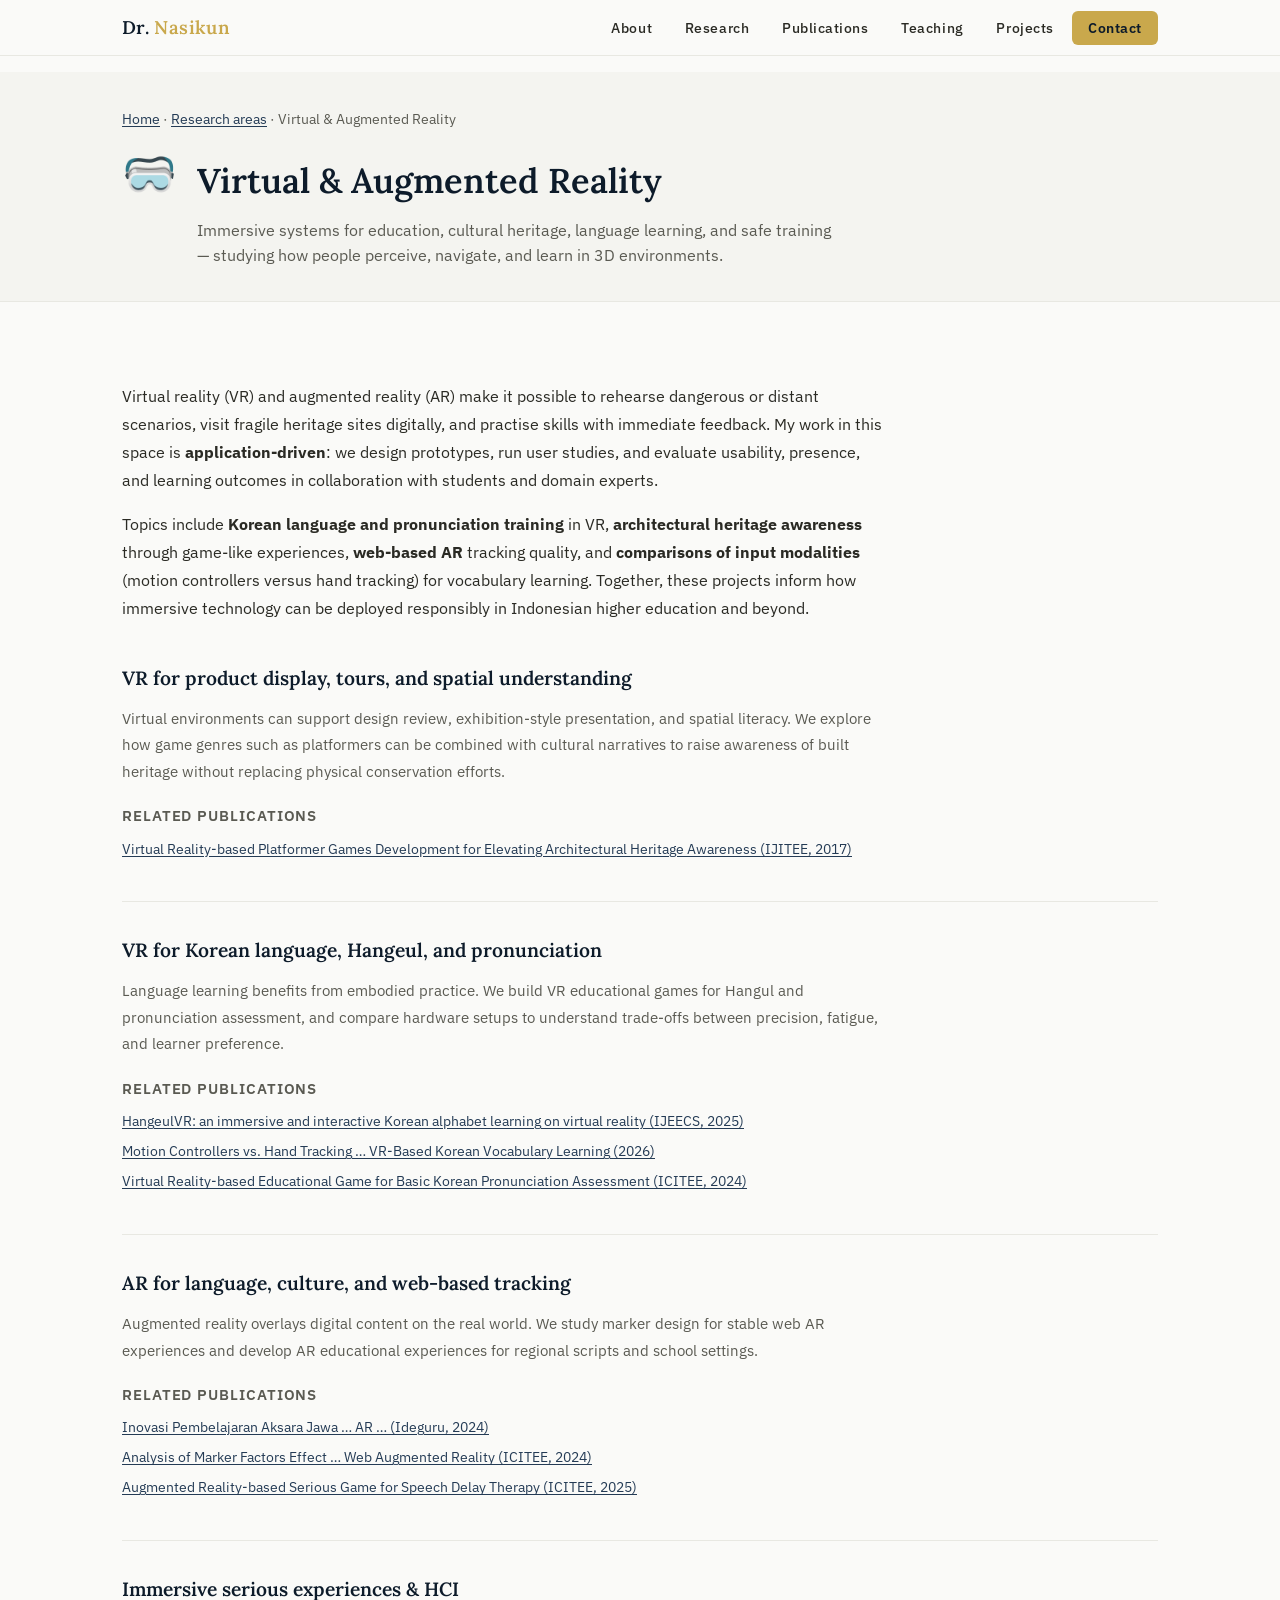
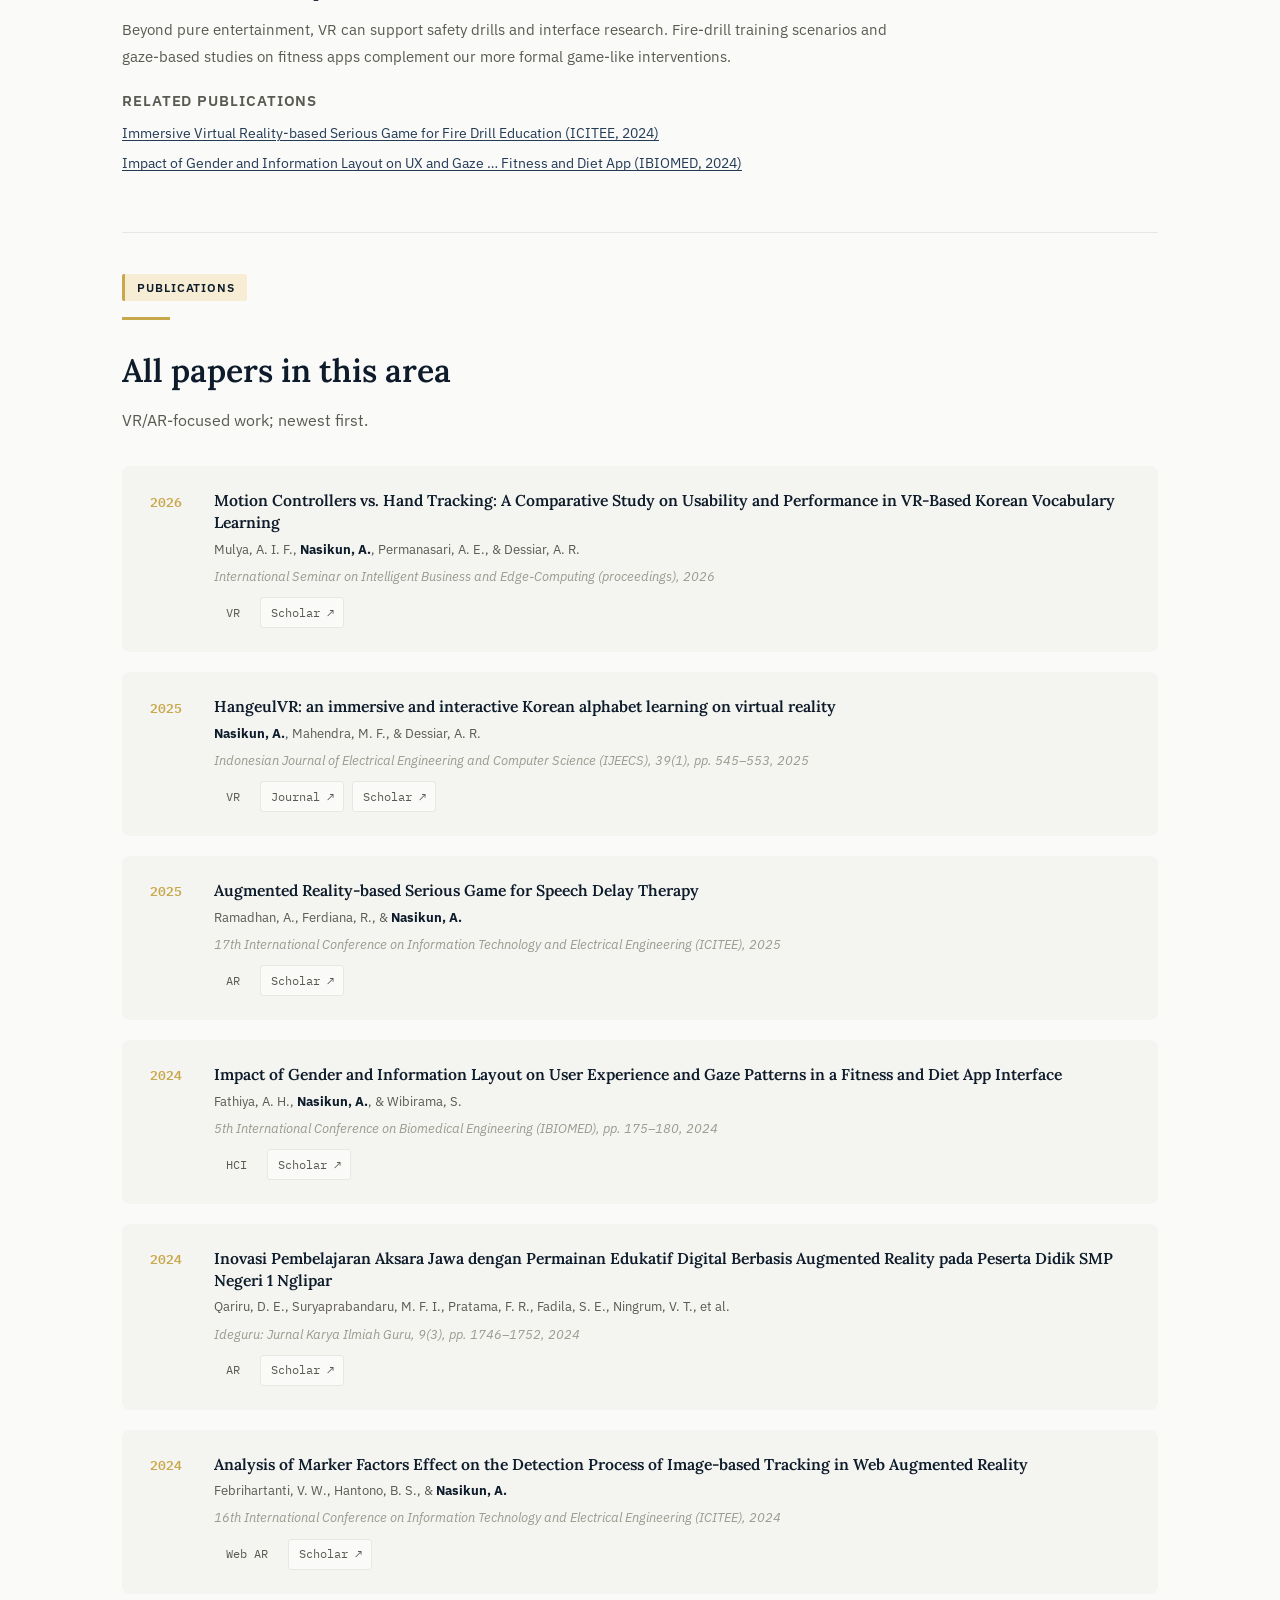
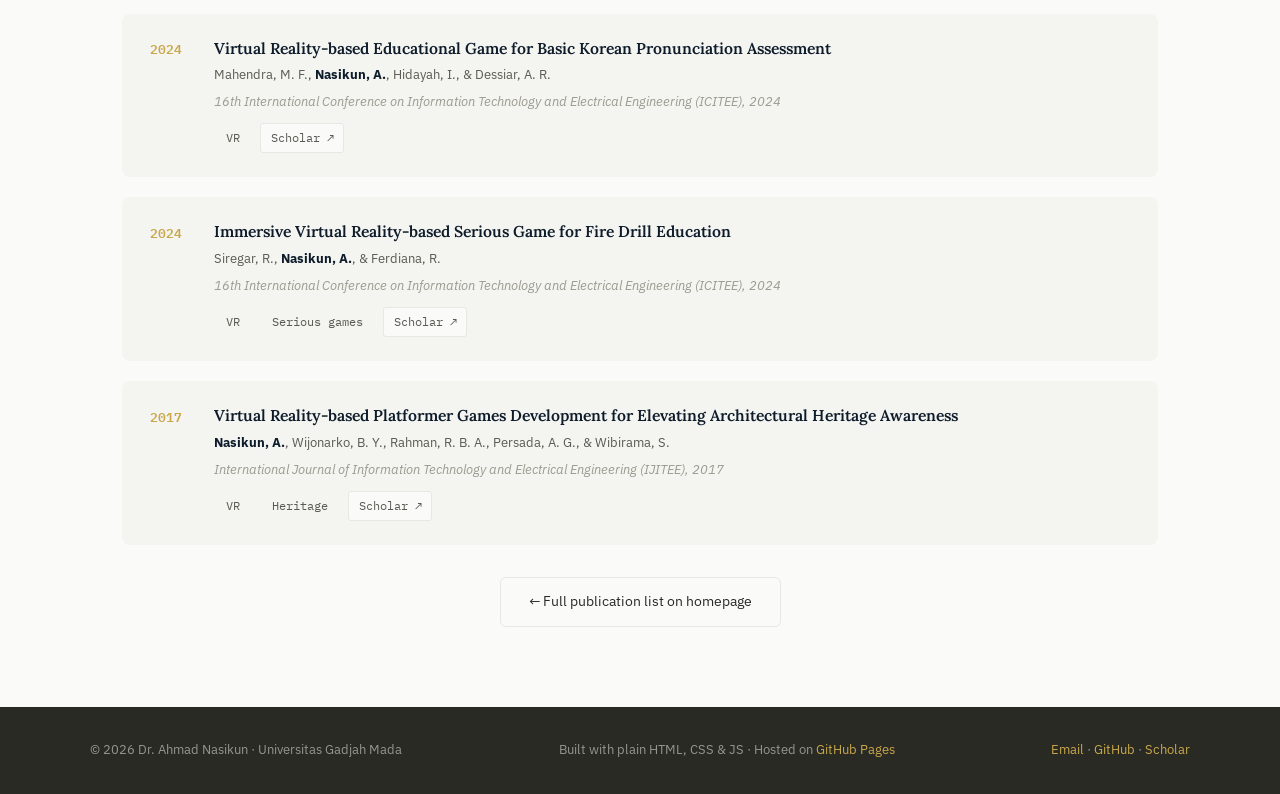
<file: research/virtual-augmented-reality.html>
<!DOCTYPE html>
<html lang="en">
<head>
  <meta charset="UTF-8" />
  <meta name="viewport" content="width=device-width, initial-scale=1.0" />
  <meta name="description" content="Virtual and augmented reality research by Dr. Ahmad Nasikun — immersive education, heritage, and interaction design." />
  <title>Virtual &amp; Augmented Reality | Dr. Ahmad Nasikun</title>
  <link rel="stylesheet" href="../css/style.css" />
  <link rel="icon" href="data:image/svg+xml,<svg xmlns='http://www.w3.org/2000/svg' viewBox='0 0 32 32'><rect width='32' height='32' rx='6' fill='%230d1b2a'/><text y='24' x='4' font-size='22' font-family='serif' fill='%23c9a84c'>N</text></svg>" />
</head>
<body class="page-research-detail">

<nav id="navbar">
  <div class="nav-inner">
    <a href="../index.html" class="nav-brand">Dr. <span>Nasikun</span></a>
    <ul class="nav-links">
      <li><a href="../index.html#about">About</a></li>
      <li><a href="../index.html#research">Research</a></li>
      <li><a href="../index.html#publications">Publications</a></li>
      <li><a href="../index.html#teaching">Teaching</a></li>
      <li><a href="../index.html#projects">Projects</a></li>
      <li class="nav-cta"><a href="../index.html#contact">Contact</a></li>
    </ul>
    <div id="hamburger" aria-label="Toggle menu">
      <span></span><span></span><span></span>
    </div>
  </div>
</nav>

<main class="page-sub-main">
  <header class="research-page-hero">
    <div class="container">
      <nav class="breadcrumb" aria-label="Breadcrumb">
        <a href="../index.html">Home</a> · <a href="../index.html#research">Research areas</a> · Virtual &amp; Augmented Reality
      </nav>
      <div class="research-page-title-row">
        <span class="research-page-icon" aria-hidden="true">🥽</span>
        <div>
          <h1>Virtual &amp; Augmented Reality</h1>
          <p class="research-page-lead">Immersive systems for education, cultural heritage, language learning, and safe training — studying how people perceive, navigate, and learn in 3D environments.</p>
        </div>
      </div>
    </div>
  </header>

  <article class="section">
    <div class="container research-detail-body">
      <div class="research-detail-intro animate-on-scroll">
        <p>
          Virtual reality (VR) and augmented reality (AR) make it possible to rehearse dangerous or distant scenarios, visit fragile heritage sites digitally, and practise skills with immediate feedback. My work in this space is <strong>application-driven</strong>: we design prototypes, run user studies, and evaluate usability, presence, and learning outcomes in collaboration with students and domain experts.
        </p>
        <p>
          Topics include <strong>Korean language and pronunciation training</strong> in VR, <strong>architectural heritage awareness</strong> through game-like experiences, <strong>web-based AR</strong> tracking quality, and <strong>comparisons of input modalities</strong> (motion controllers versus hand tracking) for vocabulary learning. Together, these projects inform how immersive technology can be deployed responsibly in Indonesian higher education and beyond.
        </p>
      </div>

      <section class="research-detail-topic animate-on-scroll">
        <h2>VR for product display, tours, and spatial understanding</h2>
        <p>
          Virtual environments can support design review, exhibition-style presentation, and spatial literacy. We explore how game genres such as platformers can be combined with cultural narratives to raise awareness of built heritage without replacing physical conservation efforts.
        </p>
        <p class="research-detail-papers-label">Related publications</p>
        <ul class="research-detail-paper-links">
          <li><a href="#pub-platformer">Virtual Reality-based Platformer Games Development for Elevating Architectural Heritage Awareness (IJITEE, 2017)</a></li>
        </ul>
      </section>

      <section class="research-detail-topic animate-on-scroll">
        <h2>VR for Korean language, Hangeul, and pronunciation</h2>
        <p>
          Language learning benefits from embodied practice. We build VR educational games for Hangul and pronunciation assessment, and compare hardware setups to understand trade-offs between precision, fatigue, and learner preference.
        </p>
        <p class="research-detail-papers-label">Related publications</p>
        <ul class="research-detail-paper-links">
          <li><a href="#pub-hangeulvr">HangeulVR: an immersive and interactive Korean alphabet learning on virtual reality (IJEECS, 2025)</a></li>
          <li><a href="#pub-motion">Motion Controllers vs. Hand Tracking … VR-Based Korean Vocabulary Learning (2026)</a></li>
          <li><a href="#pub-korean-pron">Virtual Reality-based Educational Game for Basic Korean Pronunciation Assessment (ICITEE, 2024)</a></li>
        </ul>
      </section>

      <section class="research-detail-topic animate-on-scroll">
        <h2>AR for language, culture, and web-based tracking</h2>
        <p>
          Augmented reality overlays digital content on the real world. We study marker design for stable web AR experiences and develop AR educational experiences for regional scripts and school settings.
        </p>
        <p class="research-detail-papers-label">Related publications</p>
        <ul class="research-detail-paper-links">
          <li><a href="#pub-aksara">Inovasi Pembelajaran Aksara Jawa … AR … (Ideguru, 2024)</a></li>
          <li><a href="#pub-marker">Analysis of Marker Factors Effect … Web Augmented Reality (ICITEE, 2024)</a></li>
          <li><a href="#pub-ar-speech">Augmented Reality-based Serious Game for Speech Delay Therapy (ICITEE, 2025)</a></li>
        </ul>
      </section>

      <section class="research-detail-topic animate-on-scroll">
        <h2>Immersive serious experiences &amp; HCI</h2>
        <p>
          Beyond pure entertainment, VR can support safety drills and interface research. Fire-drill training scenarios and gaze-based studies on fitness apps complement our more formal game-like interventions.
        </p>
        <p class="research-detail-papers-label">Related publications</p>
        <ul class="research-detail-paper-links">
          <li><a href="#pub-fire">Immersive Virtual Reality-based Serious Game for Fire Drill Education (ICITEE, 2024)</a></li>
          <li><a href="#pub-gender">Impact of Gender and Information Layout on UX and Gaze … Fitness and Diet App (IBIOMED, 2024)</a></li>
        </ul>
      </section>

      <section class="research-detail-pubs-section" id="publications-in-area">
        <div class="section-header animate-on-scroll">
          <span class="badge">Publications</span>
          <div class="divider"></div>
          <h2>All papers in this area</h2>
          <p>VR/AR-focused work; newest first.</p>
        </div>
        <div class="pub-list">

          <div class="pub-item animate-on-scroll" id="pub-motion">
            <div class="pub-year">2026</div>
            <div class="pub-content">
              <h4>Motion Controllers vs. Hand Tracking: A Comparative Study on Usability and Performance in VR-Based Korean Vocabulary Learning</h4>
              <p class="pub-authors">Mulya, A. I. F., <strong>Nasikun, A.</strong>, Permanasari, A. E., &amp; Dessiar, A. R.</p>
              <p class="pub-venue">International Seminar on Intelligent Business and Edge-Computing (proceedings), 2026</p>
              <div class="pub-links">
                <span class="tag">VR</span>
                <a class="pub-link" href="https://scholar.google.com/citations?user=w0s9NVoAAAAJ&amp;hl=en" target="_blank" rel="noopener">Scholar ↗</a>
              </div>
            </div>
          </div>

          <div class="pub-item animate-on-scroll" id="pub-hangeulvr">
            <div class="pub-year">2025</div>
            <div class="pub-content">
              <h4>HangeulVR: an immersive and interactive Korean alphabet learning on virtual reality</h4>
              <p class="pub-authors"><strong>Nasikun, A.</strong>, Mahendra, M. F., &amp; Dessiar, A. R.</p>
              <p class="pub-venue">Indonesian Journal of Electrical Engineering and Computer Science (IJEECS), 39(1), pp. 545–553, 2025</p>
              <div class="pub-links">
                <span class="tag">VR</span>
                <a class="pub-link" href="https://ijeecs.iaescore.com/index.php/IJEECS/article/view/39740" target="_blank" rel="noopener">Journal ↗</a>
                <a class="pub-link" href="https://scholar.google.com/citations?view_op=view_citation&hl=en&user=w0s9NVoAAAAJ&citation_for_view=w0s9NVoAAAAJ:YOwf2qJgpHMC" target="_blank" rel="noopener">Scholar ↗</a>
              </div>
            </div>
          </div>

          <div class="pub-item animate-on-scroll" id="pub-ar-speech">

            <div class="pub-year">2025</div>
            <div class="pub-content">
              <h4>Augmented Reality-based Serious Game for Speech Delay Therapy</h4>
              <p class="pub-authors">Ramadhan, A., Ferdiana, R., &amp; <strong>Nasikun, A.</strong></p>
              <p class="pub-venue">17th International Conference on Information Technology and Electrical Engineering (ICITEE), 2025</p>
              <div class="pub-links">
                <span class="tag">AR</span>
                <a class="pub-link" href="https://scholar.google.com/citations?user=w0s9NVoAAAAJ&amp;hl=en" target="_blank" rel="noopener">Scholar ↗</a>
              </div>
            </div>
          </div>

          <div class="pub-item animate-on-scroll" id="pub-gender">
            <div class="pub-year">2024</div>
            <div class="pub-content">
              <h4>Impact of Gender and Information Layout on User Experience and Gaze Patterns in a Fitness and Diet App Interface</h4>
              <p class="pub-authors">Fathiya, A. H., <strong>Nasikun, A.</strong>, &amp; Wibirama, S.</p>
              <p class="pub-venue">5th International Conference on Biomedical Engineering (IBIOMED), pp. 175–180, 2024</p>
              <div class="pub-links">
                <span class="tag">HCI</span>
                <a class="pub-link" href="https://scholar.google.com/scholar?oi=bibs&amp;hl=en&amp;cites=6480825764053594356" target="_blank" rel="noopener">Scholar ↗</a>
              </div>
            </div>
          </div>

          <div class="pub-item animate-on-scroll" id="pub-aksara">
            <div class="pub-year">2024</div>
            <div class="pub-content">
              <h4>Inovasi Pembelajaran Aksara Jawa dengan Permainan Edukatif Digital Berbasis Augmented Reality pada Peserta Didik SMP Negeri 1 Nglipar</h4>
              <p class="pub-authors">Qariru, D. E., Suryaprabandaru, M. F. I., Pratama, F. R., Fadila, S. E., Ningrum, V. T., et al.</p>
              <p class="pub-venue">Ideguru: Jurnal Karya Ilmiah Guru, 9(3), pp. 1746–1752, 2024</p>
              <div class="pub-links">
                <span class="tag">AR</span>
                <a class="pub-link" href="https://scholar.google.com/scholar?oi=bibs&amp;hl=en&amp;cites=10924973982273920466" target="_blank" rel="noopener">Scholar ↗</a>
              </div>
            </div>
          </div>

          <div class="pub-item animate-on-scroll" id="pub-marker">
            <div class="pub-year">2024</div>
            <div class="pub-content">
              <h4>Analysis of Marker Factors Effect on the Detection Process of Image-based Tracking in Web Augmented Reality</h4>
              <p class="pub-authors">Febrihartanti, V. W., Hantono, B. S., &amp; <strong>Nasikun, A.</strong></p>
              <p class="pub-venue">16th International Conference on Information Technology and Electrical Engineering (ICITEE), 2024</p>
              <div class="pub-links">
                <span class="tag">Web AR</span>
                <a class="pub-link" href="https://scholar.google.com/scholar?oi=bibs&amp;hl=en&amp;cites=14643382289165791482" target="_blank" rel="noopener">Scholar ↗</a>
              </div>
            </div>
          </div>

          <div class="pub-item animate-on-scroll" id="pub-korean-pron">
            <div class="pub-year">2024</div>
            <div class="pub-content">
              <h4>Virtual Reality-based Educational Game for Basic Korean Pronunciation Assessment</h4>
              <p class="pub-authors">Mahendra, M. F., <strong>Nasikun, A.</strong>, Hidayah, I., &amp; Dessiar, A. R.</p>
              <p class="pub-venue">16th International Conference on Information Technology and Electrical Engineering (ICITEE), 2024</p>
              <div class="pub-links">
                <span class="tag">VR</span>
                <a class="pub-link" href="https://scholar.google.com/scholar?oi=bibs&amp;hl=en&amp;cites=6162684959639585276" target="_blank" rel="noopener">Scholar ↗</a>
              </div>
            </div>
          </div>

          <div class="pub-item animate-on-scroll" id="pub-fire">
            <div class="pub-year">2024</div>
            <div class="pub-content">
              <h4>Immersive Virtual Reality-based Serious Game for Fire Drill Education</h4>
              <p class="pub-authors">Siregar, R., <strong>Nasikun, A.</strong>, &amp; Ferdiana, R.</p>
              <p class="pub-venue">16th International Conference on Information Technology and Electrical Engineering (ICITEE), 2024</p>
              <div class="pub-links">
                <span class="tag">VR</span>
                <span class="tag">Serious games</span>
                <a class="pub-link" href="https://scholar.google.com/scholar?oi=bibs&amp;hl=en&amp;cites=3090941044025023229" target="_blank" rel="noopener">Scholar ↗</a>
              </div>
            </div>
          </div>

          <div class="pub-item animate-on-scroll" id="pub-platformer">
            <div class="pub-year">2017</div>
            <div class="pub-content">
              <h4>Virtual Reality-based Platformer Games Development for Elevating Architectural Heritage Awareness</h4>
              <p class="pub-authors"><strong>Nasikun, A.</strong>, Wijonarko, B. Y., Rahman, R. B. A., Persada, A. G., &amp; Wibirama, S.</p>
              <p class="pub-venue">International Journal of Information Technology and Electrical Engineering (IJITEE), 2017</p>
              <div class="pub-links">
                <span class="tag">VR</span>
                <span class="tag">Heritage</span>
                <a class="pub-link" href="https://scholar.google.com/scholar?oi=bibs&amp;hl=en&amp;cites=14259211895525776913" target="_blank" rel="noopener">Scholar ↗</a>
              </div>
            </div>
          </div>

        </div>
        <p class="animate-on-scroll" style="text-align:center;margin-top:2rem;">
          <a href="../index.html#publications" class="btn-secondary" style="display:inline-block;border:1px solid var(--gray-200);color:var(--gray-800);padding:0.75rem 1.75rem;border-radius:6px;">← Full publication list on homepage</a>
        </p>
      </section>
    </div>
  </article>
</main>

<footer>
  <div class="footer-inner">
    <p>© <span id="footer-year"></span> Dr. Ahmad Nasikun · Universitas Gadjah Mada</p>
    <p>Built with plain HTML, CSS &amp; JS · Hosted on <a href="https://pages.github.com" target="_blank">GitHub Pages</a></p>
    <p>
      <a href="mailto:ahmad.nasikun@ugm.ac.id">Email</a> ·
      <a href="https://github.com/a-nasikun" target="_blank">GitHub</a> ·
      <a href="https://scholar.google.com/citations?user=w0s9NVoAAAAJ&hl=en" target="_blank">Scholar</a>
    </p>
  </div>
</footer>

<button id="back-top" aria-label="Back to top">↑</button>
<script src="../js/main.js"></script>
</body>
</html>
</file>
<file: css/style.css>
/* ================================================================
   Dr. Ahmad Nasikun – Personal Academic Website
   Design: Refined editorial, deep navy + warm gold palette
   ================================================================ */

@import url('https://fonts.googleapis.com/css2?family=Lora:ital,wght@0,400;0,500;0,600;0,700;1,400;1,500&family=IBM+Plex+Sans:wght@300;400;500;600&family=IBM+Plex+Mono:wght@400;500&display=swap');

/* ── Variables ─────────────────────────────────────────────────── */
:root {
  --navy:       #0d1b2a;
  --navy-mid:   #1a2e45;
  --navy-soft:  #243b55;
  --gold:       #c9a84c;
  --gold-light: #e8c97a;
  --gold-pale:  #f7edd5;
  --white:      #fafaf8;
  --gray-100:   #f4f4f0;
  --gray-200:   #e8e8e2;
  --gray-400:   #9a9a90;
  --gray-600:   #5a5a52;
  --gray-800:   #2a2a24;

  --font-serif: 'Lora', Georgia, serif;
  --font-sans:  'IBM Plex Sans', system-ui, sans-serif;
  --font-mono:  'IBM Plex Mono', monospace;

  --radius:     6px;
  --shadow-sm:  0 2px 8px rgba(13,27,42,0.08);
  --shadow-md:  0 6px 24px rgba(13,27,42,0.12);
  --shadow-lg:  0 16px 48px rgba(13,27,42,0.18);

  --transition: 0.25s cubic-bezier(0.4, 0, 0.2, 1);
}

/* ── Reset ─────────────────────────────────────────────────────── */
*, *::before, *::after { box-sizing: border-box; margin: 0; padding: 0; }
html { scroll-behavior: smooth; font-size: 16px; }
body {
  font-family: var(--font-sans);
  background: var(--white);
  color: var(--gray-800);
  line-height: 1.7;
  overflow-x: hidden;
}
img { max-width: 100%; display: block; }
a { color: inherit; text-decoration: none; }

/* ── Utility ───────────────────────────────────────────────────── */
.container { max-width: 1100px; margin: 0 auto; padding: 0 2rem; }
.section    { padding: 5rem 0; }
.section-sm { padding: 3rem 0; }

.badge {
  display: inline-block;
  padding: 0.25rem 0.75rem;
  background: var(--gold-pale);
  color: var(--navy);
  font-size: 0.72rem;
  font-weight: 600;
  letter-spacing: 0.08em;
  text-transform: uppercase;
  border-radius: 2px;
  border-left: 3px solid var(--gold);
}
.badge-dark {
  background: var(--navy-mid);
  color: var(--gold-light);
  border-left-color: var(--gold-light);
}

.tag {
  display: inline-block;
  padding: 0.2rem 0.6rem;
  background: var(--gray-100);
  color: var(--gray-600);
  font-size: 0.72rem;
  font-family: var(--font-mono);
  border-radius: 3px;
  margin: 0.15rem;
}

.divider {
  width: 3rem;
  height: 3px;
  background: var(--gold);
  margin: 1rem 0 1.5rem 0;
}

.section-header {
  margin-bottom: 3rem;
}
.section-header h2 {
  font-family: var(--font-serif);
  font-size: 2rem;
  font-weight: 600;
  color: var(--navy);
  margin-bottom: 0.5rem;
}
.section-header p {
  color: var(--gray-600);
  max-width: 52rem;
  font-size: 1.0rem;
}

/* ── Navigation ────────────────────────────────────────────────── */
#navbar {
  position: fixed;
  top: 0; left: 0; right: 0;
  z-index: 1000;
  background: transparent;
  transition: background var(--transition), box-shadow var(--transition), padding var(--transition);
  padding: 1.2rem 0;
}
#navbar.scrolled {
  background: rgba(13, 27, 42, 0.97);
  box-shadow: 0 2px 16px rgba(0,0,0,0.3);
  padding: 0.75rem 0;
}
.nav-inner {
  display: flex;
  align-items: center;
  justify-content: space-between;
  max-width: 1100px;
  margin: 0 auto;
  padding: 0 2rem;
}
.nav-brand {
  font-family: var(--font-serif);
  font-size: 1.15rem;
  font-weight: 600;
  color: var(--white);
  letter-spacing: 0.02em;
}
.nav-brand span { color: var(--gold); }
.nav-links {
  display: flex;
  gap: 0.25rem;
  list-style: none;
  align-items: center;
}
.nav-links a {
  color: rgba(255,255,255,0.85);
  font-size: 0.85rem;
  font-weight: 500;
  padding: 0.5rem 0.9rem;
  border-radius: var(--radius);
  letter-spacing: 0.04em;
  transition: color var(--transition), background var(--transition);
}
.nav-links a:hover, .nav-links a.active {
  color: var(--gold-light);
  background: rgba(255,255,255,0.08);
}
.nav-cta a {
  background: var(--gold) !important;
  color: var(--navy) !important;
  font-weight: 600 !important;
  padding: 0.5rem 1rem !important;
}
.nav-cta a:hover { background: var(--gold-light) !important; }

#hamburger {
  display: none;
  flex-direction: column;
  gap: 5px;
  cursor: pointer;
  padding: 5px;
}
#hamburger span {
  width: 24px; height: 2px;
  background: var(--white);
  transition: var(--transition);
}

/* ── Hero ──────────────────────────────────────────────────────── */
#hero {
  min-height: 100vh;
  background: var(--navy);
  position: relative;
  display: flex;
  align-items: center;
  overflow: hidden;
}
.hero-bg {
  position: absolute;
  inset: 0;
  background: 
    radial-gradient(ellipse 80% 60% at 70% 40%, rgba(201,168,76,0.07) 0%, transparent 60%),
    radial-gradient(ellipse 60% 80% at 20% 80%, rgba(36,59,85,0.8) 0%, transparent 60%),
    linear-gradient(135deg, #0d1b2a 0%, #1a2e45 50%, #0d1b2a 100%);
}
.hero-grid {
  position: absolute;
  inset: 0;
  background-image:
    linear-gradient(rgba(201,168,76,0.04) 1px, transparent 1px),
    linear-gradient(90deg, rgba(201,168,76,0.04) 1px, transparent 1px);
  background-size: 60px 60px;
}
.hero-content {
  position: relative;
  z-index: 2;
  display: grid;
  grid-template-columns: 1fr 380px;
  gap: 4rem;
  align-items: center;
  width: 100%;
  max-width: 1100px;
  margin: 0 auto;
  padding: 8rem 2rem 4rem;
}
.hero-text { animation: fadeUp 0.8s ease both; }
.hero-eyebrow {
  font-family: var(--font-mono);
  font-size: 0.8rem;
  color: var(--gold);
  letter-spacing: 0.15em;
  text-transform: uppercase;
  margin-bottom: 1.25rem;
  display: flex;
  align-items: center;
  gap: 0.75rem;
}
.hero-eyebrow::before {
  content: '';
  display: inline-block;
  width: 2rem;
  height: 1px;
  background: var(--gold);
}
.hero-name {
  font-family: var(--font-serif);
  font-size: clamp(2.5rem, 5vw, 3.8rem);
  font-weight: 700;
  color: var(--white);
  line-height: 1.1;
  margin-bottom: 0.5rem;
}
.hero-title {
  font-family: var(--font-serif);
  font-size: 1.2rem;
  color: var(--gold-light);
  font-style: italic;
  margin-bottom: 1.5rem;
}
.hero-desc {
  color: rgba(255,255,255,0.72);
  font-size: 1rem;
  line-height: 1.8;
  max-width: 42rem;
  margin-bottom: 2rem;
}
.hero-tags {
  display: flex;
  flex-wrap: wrap;
  gap: 0.5rem;
  margin-bottom: 2.5rem;
}
.hero-tag {
  padding: 0.35rem 0.9rem;
  border: 1px solid rgba(201,168,76,0.35);
  border-radius: 2px;
  color: var(--gold-light);
  font-size: 0.78rem;
  font-family: var(--font-mono);
  letter-spacing: 0.04em;
  background: rgba(201,168,76,0.06);
}
.hero-actions {
  display: flex;
  gap: 1rem;
  flex-wrap: wrap;
}
.btn-primary {
  padding: 0.85rem 1.8rem;
  background: var(--gold);
  color: var(--navy);
  font-weight: 600;
  font-size: 0.88rem;
  letter-spacing: 0.04em;
  border-radius: var(--radius);
  transition: background var(--transition), transform var(--transition), box-shadow var(--transition);
}
.btn-primary:hover {
  background: var(--gold-light);
  transform: translateY(-2px);
  box-shadow: 0 8px 24px rgba(201,168,76,0.3);
}
.btn-secondary {
  padding: 0.85rem 1.8rem;
  border: 1px solid rgba(255,255,255,0.25);
  color: rgba(255,255,255,0.85);
  font-size: 0.88rem;
  border-radius: var(--radius);
  transition: border-color var(--transition), color var(--transition);
}
.btn-secondary:hover {
  border-color: var(--gold);
  color: var(--gold-light);
}

.hero-card {
  animation: fadeUp 0.8s 0.2s ease both;
  background: rgba(255,255,255,0.04);
  border: 1px solid rgba(201,168,76,0.2);
  border-radius: 12px;
  padding: 2rem;
  backdrop-filter: blur(8px);
}
.hero-photo {
  width: 140px;
  height: 140px;
  border-radius: 50%;
  border: 3px solid var(--gold);
  background: var(--navy-mid);
  margin: 0 auto 1.5rem;
  overflow: hidden;
  display: flex;
  align-items: center;
  justify-content: center;
  font-size: 3.5rem;
}
.hero-card-info { text-align: center; margin-bottom: 1.5rem; }
.hero-card-info h3 {
  font-family: var(--font-serif);
  color: var(--white);
  font-size: 1.1rem;
  margin-bottom: 0.25rem;
}
.hero-card-info p {
  color: var(--gold-light);
  font-size: 0.82rem;
  font-style: italic;
}
.hero-card-links {
  display: flex;
  flex-direction: column;
  gap: 0.6rem;
}
.hero-link-item {
  display: flex;
  align-items: center;
  gap: 0.6rem;
  color: rgba(255,255,255,0.7);
  font-size: 0.82rem;
  padding: 0.5rem;
  border-radius: 4px;
  transition: color var(--transition), background var(--transition);
}
.hero-link-item:hover {
  color: var(--gold-light);
  background: rgba(255,255,255,0.05);
}
.hero-link-item svg { flex-shrink: 0; opacity: 0.7; }

.hero-stats {
  display: grid;
  grid-template-columns: repeat(3, 1fr);
  gap: 1rem;
  margin-top: 1.5rem;
  padding-top: 1.5rem;
  border-top: 1px solid rgba(255,255,255,0.1);
}
.stat { text-align: center; }
.stat-num {
  font-family: var(--font-serif);
  font-size: 1.6rem;
  font-weight: 700;
  color: var(--gold);
  line-height: 1;
}
.stat-label {
  font-size: 0.7rem;
  color: rgba(255,255,255,0.5);
  text-transform: uppercase;
  letter-spacing: 0.06em;
  margin-top: 0.25rem;
}

/* ── About ─────────────────────────────────────────────────────── */
#about { background: var(--white); }
.about-grid {
  display: grid;
  grid-template-columns: 1fr 1fr;
  gap: 4rem;
  align-items: start;
}
.about-text p {
  color: var(--gray-600);
  margin-bottom: 1.2rem;
  line-height: 1.85;
}
.about-text p:first-of-type {
  font-size: 1.05rem;
  color: var(--gray-800);
}
.education-card {
  background: var(--gray-100);
  border-radius: 8px;
  padding: 1.5rem;
  margin-top: 2rem;
}
.education-card h3 {
  font-family: var(--font-serif);
  font-size: 1rem;
  color: var(--navy);
  margin-bottom: 1rem;
  padding-bottom: 0.5rem;
  border-bottom: 2px solid var(--gold);
  display: inline-block;
}
.edu-item {
  display: flex;
  gap: 1rem;
  margin-bottom: 1.25rem;
  padding-bottom: 1.25rem;
  border-bottom: 1px solid var(--gray-200);
}
.edu-item:last-child { margin-bottom: 0; padding-bottom: 0; border-bottom: none; }
.edu-icon {
  width: 2.5rem;
  height: 2.5rem;
  border-radius: 50%;
  background: var(--navy);
  color: var(--gold);
  display: flex;
  align-items: center;
  justify-content: center;
  font-size: 0.9rem;
  flex-shrink: 0;
  font-weight: 700;
  font-family: var(--font-mono);
}
.edu-info h4 { font-size: 0.9rem; font-weight: 600; color: var(--navy); margin-bottom: 0.15rem; }
.edu-info p  { font-size: 0.8rem; color: var(--gray-600); line-height: 1.4; }
.edu-info .year { font-size: 0.72rem; color: var(--gold); font-family: var(--font-mono); margin-top: 0.15rem; }

/* ── Research ──────────────────────────────────────────────────── */
#research { background: var(--gray-100); }
.research-grid {
  display: grid;
  grid-template-columns: repeat(auto-fit, minmax(300px, 1fr));
  gap: 1.5rem;
}
.research-card {
  background: var(--white);
  border-radius: 8px;
  padding: 1.75rem;
  border: 1px solid var(--gray-200);
  transition: transform var(--transition), box-shadow var(--transition), border-color var(--transition);
  position: relative;
  overflow: hidden;
}
.research-card::before {
  content: '';
  position: absolute;
  top: 0; left: 0; right: 0;
  height: 3px;
  background: var(--gold);
  transform: scaleX(0);
  transition: transform var(--transition);
  transform-origin: left;
}
.research-card:hover::before { transform: scaleX(1); }
.research-card:hover {
  transform: translateY(-4px);
  box-shadow: var(--shadow-md);
  border-color: transparent;
}
.research-icon {
  font-size: 2rem;
  margin-bottom: 1rem;
}
.research-card h3 {
  font-family: var(--font-serif);
  font-size: 1.05rem;
  font-weight: 600;
  color: var(--navy);
  margin-bottom: 0.75rem;
}
.research-card p {
  font-size: 0.88rem;
  color: var(--gray-600);
  line-height: 1.75;
  margin-bottom: 1rem;
}
.research-projects { list-style: none; }
.research-projects li {
  font-size: 0.78rem;
  color: var(--gray-600);
  padding: 0.25rem 0;
  padding-left: 1rem;
  position: relative;
  font-family: var(--font-mono);
}
.research-projects li::before {
  content: '→';
  position: absolute;
  left: 0;
  color: var(--gold);
}
.research-card h3 a {
  color: inherit;
  text-decoration: none;
  border-bottom: 2px solid rgba(201, 168, 76, 0.45);
  transition: border-color var(--transition), color var(--transition);
}
.research-card h3 a:hover {
  color: var(--navy-soft);
  border-bottom-color: var(--gold);
}

/* ── Research area subpages (research/*.html) ───────────────────── */
.page-research-detail .page-sub-main {
  padding-top: 4.5rem;
  min-height: 70vh;
}
.research-page-hero {
  background: var(--gray-100);
  padding: 2.25rem 0 2rem;
  border-bottom: 1px solid var(--gray-200);
}
.breadcrumb {
  font-size: 0.85rem;
  color: var(--gray-600);
  margin-bottom: 1.25rem;
}
.breadcrumb a {
  color: var(--navy-soft);
  text-decoration: underline;
  text-underline-offset: 2px;
}
.breadcrumb a:hover { color: var(--navy); }
.research-page-title-row {
  display: flex;
  gap: 1.25rem;
  align-items: flex-start;
}
.research-page-icon {
  font-size: 2.75rem;
  line-height: 1;
  flex-shrink: 0;
}
.research-page-hero h1 {
  font-family: var(--font-serif);
  font-size: clamp(1.65rem, 4vw, 2.15rem);
  font-weight: 600;
  color: var(--navy);
  margin: 0;
}
.research-page-lead {
  color: var(--gray-600);
  margin-top: 0.5rem;
  font-size: 1rem;
  max-width: 40rem;
  line-height: 1.6;
}
.research-detail-body > .research-detail-intro p {
  margin-bottom: 1rem;
  color: var(--gray-800);
  max-width: 48rem;
  line-height: 1.75;
}
.research-detail-topic {
  margin-top: 2.5rem;
  padding-top: 2rem;
  border-top: 1px solid var(--gray-200);
}
.research-detail-topic:first-of-type {
  border-top: none;
  padding-top: 0;
}
.research-detail-topic h2 {
  font-family: var(--font-serif);
  font-size: 1.2rem;
  font-weight: 600;
  color: var(--navy);
  margin-bottom: 0.65rem;
}
.research-detail-topic > p {
  font-size: 0.95rem;
  color: var(--gray-600);
  line-height: 1.75;
  max-width: 48rem;
  margin-bottom: 0.5rem;
}
.research-detail-papers-label {
  font-size: 0.75rem;
  font-weight: 600;
  text-transform: uppercase;
  letter-spacing: 0.06em;
  color: var(--gray-400);
  margin-top: 1.1rem;
  margin-bottom: 0.4rem;
}
.research-detail-paper-links {
  list-style: none;
  margin: 0;
  padding: 0;
}
.research-detail-paper-links li {
  font-size: 0.9rem;
  margin: 0.35rem 0;
  padding-left: 0;
}
.research-detail-paper-links a {
  color: var(--navy-soft);
  text-decoration: underline;
  text-underline-offset: 2px;
}
.research-detail-paper-links a:hover { color: var(--navy); }
.research-detail-pubs-section {
  margin-top: 3.5rem;
  padding-top: 2.5rem;
  border-top: 1px solid var(--gray-200);
}
.research-detail-pubs-section .section-header {
  margin-bottom: 2rem;
}
.research-detail-topic h2 a {
  color: inherit;
  text-decoration: none;
  border-bottom: 2px solid rgba(201, 168, 76, 0.45);
  transition: border-color var(--transition), color var(--transition);
}
.research-detail-topic h2 a:hover {
  color: var(--navy-soft);
  border-bottom-color: var(--gold);
}

/* Subpages: readable nav on light background before scroll */
.page-research-detail #navbar:not(.scrolled) {
  background: rgba(250, 250, 248, 0.94);
  box-shadow: 0 1px 0 var(--gray-200);
  padding: 0.75rem 0;
}
.page-research-detail #navbar:not(.scrolled) .nav-brand {
  color: var(--navy);
}
.page-research-detail #navbar:not(.scrolled) .nav-links a {
  color: var(--gray-800);
}
.page-research-detail #navbar:not(.scrolled) .nav-links a:hover,
.page-research-detail #navbar:not(.scrolled) .nav-links a.active {
  color: var(--navy);
  background: var(--gray-100);
}
.page-research-detail #navbar:not(.scrolled) #hamburger span {
  background: var(--navy);
}

/* ── Publications ──────────────────────────────────────────────── */
#publications { background: var(--white); }
#publications .section-header code {
  font-size: 0.88em;
  background: var(--gray-100);
  padding: 0.12em 0.4em;
  border-radius: 4px;
}
.pub-filters {
  display: flex;
  gap: 0.5rem;
  flex-wrap: wrap;
  margin-bottom: 2rem;
}
.pub-filter {
  padding: 0.4rem 1rem;
  border: 1px solid var(--gray-200);
  background: none;
  border-radius: 99px;
  font-size: 0.82rem;
  font-family: var(--font-sans);
  color: var(--gray-600);
  cursor: pointer;
  transition: var(--transition);
}
.pub-filter.active, .pub-filter:hover {
  background: var(--navy);
  color: var(--white);
  border-color: var(--navy);
}

.pub-list { display: flex; flex-direction: column; gap: 1.25rem; }
.pub-item {
  background: var(--gray-100);
  border-radius: 8px;
  padding: 1.5rem;
  border-left: 4px solid transparent;
  transition: border-color var(--transition), box-shadow var(--transition);
  display: grid;
  grid-template-columns: auto 1fr;
  gap: 1rem;
  align-items: start;
}
.pub-item:hover {
  border-left-color: var(--gold);
  box-shadow: var(--shadow-sm);
}
/* Add class `pub-hidden` to a `.pub-item` in index.html to exclude it from the site (stays hidden even when using journal/conference filters). */
.pub-item.pub-hidden {
  display: none !important;
}
.pub-year {
  font-family: var(--font-mono);
  font-size: 0.8rem;
  color: var(--gold);
  font-weight: 600;
  white-space: nowrap;
  padding-top: 0.1rem;
  min-width: 3rem;
}
.pub-content h4 {
  font-family: var(--font-serif);
  font-size: 0.98rem;
  font-weight: 600;
  color: var(--navy);
  margin-bottom: 0.3rem;
  line-height: 1.4;
}
.pub-content .pub-authors {
  font-size: 0.82rem;
  color: var(--gray-600);
  margin-bottom: 0.3rem;
}
.pub-content .pub-authors strong { color: var(--navy); }
.pub-content .pub-venue {
  font-size: 0.8rem;
  font-style: italic;
  color: var(--gray-400);
  margin-bottom: 0.6rem;
}
.pub-links { display: flex; gap: 0.5rem; flex-wrap: wrap; }
.pub-link {
  display: inline-flex;
  align-items: center;
  gap: 0.3rem;
  padding: 0.2rem 0.6rem;
  background: var(--white);
  border: 1px solid var(--gray-200);
  border-radius: 3px;
  font-size: 0.72rem;
  font-family: var(--font-mono);
  color: var(--gray-600);
  transition: var(--transition);
}
.pub-link:hover { border-color: var(--gold); color: var(--navy); }

/* ── Teaching ──────────────────────────────────────────────────── */
#teaching { background: var(--navy); }
#teaching .section-header h2 { color: var(--white); }
#teaching .section-header p  { color: rgba(255,255,255,0.6); }
#teaching .divider { background: var(--gold); }

.teaching-grid {
  display: grid;
  grid-template-columns: repeat(auto-fit, minmax(280px, 1fr));
  gap: 1.25rem;
}
.course-card {
  background: rgba(255,255,255,0.04);
  border: 1px solid rgba(255,255,255,0.1);
  border-radius: 8px;
  padding: 1.5rem;
  transition: background var(--transition), border-color var(--transition), transform var(--transition);
}
.course-card:hover {
  background: rgba(255,255,255,0.07);
  border-color: rgba(201,168,76,0.4);
  transform: translateY(-3px);
}
.course-code {
  font-family: var(--font-mono);
  font-size: 0.72rem;
  color: var(--gold);
  letter-spacing: 0.1em;
  margin-bottom: 0.5rem;
}
.course-card h3 {
  font-family: var(--font-serif);
  font-size: 1rem;
  color: var(--white);
  margin-bottom: 0.5rem;
}
.course-card p {
  font-size: 0.83rem;
  color: rgba(255,255,255,0.55);
  line-height: 1.65;
}
.course-meta {
  margin-top: 1rem;
  padding-top: 1rem;
  border-top: 1px solid rgba(255,255,255,0.08);
  display: flex;
  gap: 0.5rem;
  flex-wrap: wrap;
}

/* ── Projects ──────────────────────────────────────────────────── */
#projects { background: var(--gray-100); }
.projects-grid {
  display: grid;
  grid-template-columns: repeat(auto-fit, minmax(320px, 1fr));
  gap: 1.5rem;
}
.project-card {
  background: var(--white);
  border-radius: 8px;
  overflow: hidden;
  border: 1px solid var(--gray-200);
  transition: transform var(--transition), box-shadow var(--transition);
}
.project-card:hover {
  transform: translateY(-5px);
  box-shadow: var(--shadow-md);
}
.project-header {
  background: var(--navy-mid);
  padding: 1.5rem;
  display: flex;
  align-items: center;
  gap: 1rem;
}
.project-icon {
  width: 2.5rem; height: 2.5rem;
  background: rgba(201,168,76,0.15);
  border-radius: 6px;
  display: flex;
  align-items: center;
  justify-content: center;
  font-size: 1.2rem;
  flex-shrink: 0;
}
.project-header h3 {
  font-family: var(--font-serif);
  font-size: 0.95rem;
  color: var(--white);
  line-height: 1.3;
}
.project-header span {
  font-size: 0.72rem;
  color: var(--gold-light);
  font-style: italic;
}
.project-body { padding: 1.25rem; }
.project-body p {
  font-size: 0.85rem;
  color: var(--gray-600);
  line-height: 1.7;
  margin-bottom: 1rem;
}
.project-funder {
  font-size: 0.72rem;
  color: var(--gray-400);
  font-family: var(--font-mono);
}

/* ── Contact ───────────────────────────────────────────────────── */
#contact { background: var(--white); }
.contact-grid {
  display: grid;
  grid-template-columns: 1fr 1fr;
  gap: 4rem;
  align-items: start;
}
.contact-info h3 {
  font-family: var(--font-serif);
  font-size: 1.5rem;
  color: var(--navy);
  margin-bottom: 1rem;
}
.contact-info p {
  color: var(--gray-600);
  line-height: 1.8;
  margin-bottom: 2rem;
}
.contact-items { display: flex; flex-direction: column; gap: 1rem; }
.contact-item {
  display: flex;
  align-items: flex-start;
  gap: 1rem;
  padding: 1rem;
  border: 1px solid var(--gray-200);
  border-radius: 8px;
  transition: border-color var(--transition);
}
.contact-item:hover { border-color: var(--gold); }
.contact-item-icon {
  width: 2.5rem; height: 2.5rem;
  background: var(--navy);
  border-radius: 6px;
  display: flex;
  align-items: center;
  justify-content: center;
  flex-shrink: 0;
  color: var(--gold);
}
.contact-item-text h4 { font-size: 0.82rem; font-weight: 600; color: var(--navy); margin-bottom: 0.15rem; }
.contact-item-text p, .contact-item-text a {
  font-size: 0.85rem;
  color: var(--gray-600);
}
.contact-item-text a:hover { color: var(--gold); }

.contact-affiliations {
  background: var(--navy);
  border-radius: 8px;
  padding: 2rem;
  color: var(--white);
}
.contact-affiliations h3 {
  font-family: var(--font-serif);
  font-size: 1.1rem;
  margin-bottom: 1.5rem;
  color: var(--gold-light);
}
.affil-item {
  padding: 1rem;
  border-bottom: 1px solid rgba(255,255,255,0.08);
  margin-bottom: 0;
}
.affil-item:last-child { border-bottom: none; }
.affil-item h4 { font-size: 0.9rem; color: var(--white); margin-bottom: 0.2rem; }
.affil-item p { font-size: 0.8rem; color: rgba(255,255,255,0.5); }

/* ── Footer ────────────────────────────────────────────────────── */
footer {
  background: var(--gray-800);
  color: rgba(255,255,255,0.5);
  text-align: center;
  padding: 2rem;
  font-size: 0.82rem;
}
footer a { color: var(--gold); }
footer .footer-inner {
  display: flex;
  align-items: center;
  justify-content: space-between;
  max-width: 1100px;
  margin: 0 auto;
  gap: 1rem;
  flex-wrap: wrap;
}

/* ── Back to top ───────────────────────────────────────────────── */
#back-top {
  position: fixed;
  bottom: 2rem;
  right: 2rem;
  width: 2.5rem;
  height: 2.5rem;
  background: var(--gold);
  color: var(--navy);
  border: none;
  border-radius: 50%;
  cursor: pointer;
  display: flex;
  align-items: center;
  justify-content: center;
  font-size: 1rem;
  opacity: 0;
  pointer-events: none;
  transition: var(--transition);
  z-index: 999;
  box-shadow: var(--shadow-md);
}
#back-top.visible { opacity: 1; pointer-events: auto; }
#back-top:hover { background: var(--gold-light); transform: translateY(-3px); }

/* ── Animations ────────────────────────────────────────────────── */
@keyframes fadeUp {
  from { opacity: 0; transform: translateY(24px); }
  to   { opacity: 1; transform: translateY(0); }
}
.animate-on-scroll {
  opacity: 0;
  transform: translateY(20px);
  transition: opacity 0.6s ease, transform 0.6s ease;
}
.animate-on-scroll.visible {
  opacity: 1;
  transform: translateY(0);
}

/* ── Responsive ────────────────────────────────────────────────── */
@media (max-width: 900px) {
  .hero-content {
    grid-template-columns: 1fr;
    text-align: center;
    padding-top: 7rem;
  }
  .hero-card { max-width: 360px; margin: 0 auto; }
  .hero-eyebrow { justify-content: center; }
  .hero-tags { justify-content: center; }
  .hero-actions { justify-content: center; }
  .about-grid { grid-template-columns: 1fr; gap: 2rem; }
  .contact-grid { grid-template-columns: 1fr; gap: 2rem; }
}
@media (max-width: 700px) {
  .nav-links { display: none; }
  .nav-links.open {
    display: flex;
    flex-direction: column;
    position: fixed;
    top: 0; left: 0; right: 0; bottom: 0;
    background: var(--navy);
    justify-content: center;
    align-items: center;
    gap: 1.5rem;
    z-index: 999;
  }
  .nav-links.open a { font-size: 1.2rem; }
  #hamburger { display: flex; z-index: 1000; }
  .pub-item { grid-template-columns: 1fr; }
  .pub-year { margin-bottom: 0.25rem; }
  .section { padding: 3.5rem 0; }
}
</file>
<file: kurikulum2026/css/kurikulum.css>
/* ================================================================
   Panduan Transisi Kurikulum 2021 → 2026 — Prodi Teknologi Informasi
   Extends the site's navy + gold editorial tokens (see ../css/style.css)
   Status colours: green = sudah diambil, pink = belum diambil,
                    blue = mata kuliah baru, gray = perlu konfirmasi
   ================================================================ */

:root {
  --kur-green:      #2f8f5b;
  --kur-green-bg:   #e6f4ec;
  --kur-pink:       #b5457a;
  --kur-pink-bg:    #fbebf2;
  --kur-blue:       #2f6fb5;
  --kur-blue-bg:    #e8f1fb;
  --kur-check:      #8a7a3f;
  --kur-check-bg:   #f6f0dd;

  /* Accent rotation — extends the Basic Science / Engineering Topic / General
     Education category colours already used for kategori badges, reused here
     site-wide so cards, icons and section badges pick up more colour. */
  --kur-accent-navy:        var(--navy);
  --kur-accent-navy-bg:     rgba(13,27,42,0.06);
  --kur-accent-green:       #2f8f6f;
  --kur-accent-green-bg:    rgba(47,143,111,0.10);
  --kur-accent-orange:      #c9772e;
  --kur-accent-orange-bg:   rgba(201,119,46,0.10);
  --kur-accent-gold:        var(--gold);
  --kur-accent-gold-bg:     var(--gold-pale);
}

/* ── Section badge colour variants (extends .badge from ../css/style.css) ─ */
.badge-kur-navy   { background: var(--kur-accent-navy-bg);   color: var(--navy);   border-left-color: var(--kur-accent-navy); }
.badge-kur-green  { background: var(--kur-accent-green-bg);  color: #1f6b52;       border-left-color: var(--kur-accent-green); }
.badge-kur-orange { background: var(--kur-accent-orange-bg); color: #a05a1f;       border-left-color: var(--kur-accent-orange); }

/* ── Hero ──────────────────────────────────────────────────────── */
.kur-hero {
  background: var(--navy);
  position: relative;
  overflow: hidden;
  padding: 7rem 0 3.5rem;
}
.kur-hero::before {
  content: '';
  position: absolute;
  inset: 0;
  background:
    radial-gradient(ellipse 70% 60% at 80% 20%, rgba(201,168,76,0.08) 0%, transparent 60%),
    linear-gradient(160deg, #0d1b2a 0%, #1a2e45 60%, #0d1b2a 100%);
}
.kur-hero .container { position: relative; z-index: 1; }
.kur-hero .breadcrumb { color: rgba(255,255,255,0.55); }
.kur-hero .breadcrumb a { color: var(--gold-light); text-decoration: underline; text-underline-offset: 2px; }
.kur-hero .breadcrumb a:hover { color: var(--gold); }

.kur-eyebrow {
  font-family: var(--font-mono);
  font-size: 0.78rem;
  color: var(--gold);
  letter-spacing: 0.14em;
  text-transform: uppercase;
  display: flex;
  align-items: center;
  gap: 0.75rem;
  margin: 1.5rem 0 1rem;
}
.kur-eyebrow::before { content: ''; width: 2rem; height: 1px; background: var(--gold); }

.kur-hero h1 {
  font-family: var(--font-serif);
  font-size: clamp(1.9rem, 4.2vw, 2.9rem);
  font-weight: 700;
  color: var(--white);
  line-height: 1.18;
  max-width: 42rem;
  margin-bottom: 1rem;
}
.kur-hero-lead {
  color: rgba(255,255,255,0.72);
  font-size: 1rem;
  line-height: 1.8;
  max-width: 42rem;
  margin-bottom: 1.5rem;
}
.kur-hero-lead code {
  font-family: var(--font-mono);
  background: rgba(255,255,255,0.08);
  padding: 0.1em 0.4em;
  border-radius: 3px;
  font-size: 0.9em;
  color: var(--gold-light);
}

.kur-stat-row {
  display: grid;
  grid-template-columns: repeat(4, auto);
  gap: 2.5rem;
  padding-top: 1.75rem;
  margin-top: 0.5rem;
  border-top: 1px solid rgba(255,255,255,0.1);
}
.kur-stat .stat-num {
  font-family: var(--font-mono);
  font-size: 1.7rem;
  font-weight: 600;
  color: var(--gold);
  line-height: 1;
}
.kur-stat .stat-label {
  font-size: 0.7rem;
  color: rgba(255,255,255,0.5);
  text-transform: uppercase;
  letter-spacing: 0.06em;
  margin-top: 0.35rem;
}

.kur-toc {
  margin-top: 2rem;
  display: flex;
  flex-wrap: wrap;
  gap: 0.5rem;
}
.kur-toc a {
  font-family: var(--font-mono);
  font-size: 0.76rem;
  color: rgba(255,255,255,0.75);
  border: 1px solid rgba(201,168,76,0.3);
  padding: 0.4rem 0.85rem;
  border-radius: 99px;
  transition: var(--transition);
}
.kur-toc a:hover { color: var(--navy); background: var(--gold); border-color: var(--gold); }

/* ── Sections ──────────────────────────────────────────────────── */
.kur-section { background: var(--white); }
.kur-section.alt { background: var(--gray-100); }

.kur-card {
  background: var(--white);
  border: 1px solid var(--gray-200);
  border-top: 3px solid var(--gray-200);
  border-radius: 10px;
  padding: 1.5rem;
  transition: transform var(--transition), box-shadow var(--transition);
}
.kur-section.alt .kur-card { background: var(--white); }

/* Accent modifiers — apply an explicit colour, reusing the category palette */
.kur-card.accent-navy   { border-top-color: var(--kur-accent-navy); }
.kur-card.accent-green  { border-top-color: var(--kur-accent-green); }
.kur-card.accent-orange { border-top-color: var(--kur-accent-orange); }
.kur-card.accent-gold   { border-top-color: var(--kur-accent-gold); }
.kur-card.accent-pink   { border-top-color: var(--kur-pink); }

.kur-grid {
  display: grid;
  grid-template-columns: repeat(auto-fit, minmax(280px, 1fr));
  gap: 1.5rem;
}
.kur-grid.cols-3 { grid-template-columns: repeat(auto-fit, minmax(240px, 1fr)); }

/* Cards inside a plain .kur-grid (no explicit accent-* given) rotate through
   the palette automatically, so groups of cards read as a set rather than
   a flat wall of white. */
.kur-grid .kur-card:hover { transform: translateY(-3px); box-shadow: var(--shadow-sm); }
.kur-grid .kur-card:nth-of-type(4n+1):not([class*="accent-"]) { border-top-color: var(--kur-accent-navy); }
.kur-grid .kur-card:nth-of-type(4n+2):not([class*="accent-"]) { border-top-color: var(--kur-accent-green); }
.kur-grid .kur-card:nth-of-type(4n+3):not([class*="accent-"]) { border-top-color: var(--kur-accent-orange); }
.kur-grid .kur-card:nth-of-type(4n+4):not([class*="accent-"]) { border-top-color: var(--kur-accent-gold); }

/* ── Composition bar (Basic Science / Engineering Topic / Gen Ed) ─ */
.kur-composition {
  display: flex;
  border-radius: 8px;
  overflow: hidden;
  height: 2.75rem;
  font-family: var(--font-mono);
  font-size: 0.85rem;
  font-weight: 600;
  color: var(--white);
  margin: 1.25rem 0 0.75rem;
}
.kur-composition > div { display: flex; align-items: center; justify-content: center; }
.kur-comp-basic { background: var(--navy); }
.kur-comp-eng   { background: #2f8f6f; }
.kur-comp-gen   { background: #c9772e; }
.kur-composition-legend {
  display: flex; flex-wrap: wrap; gap: 1.25rem;
  font-size: 0.78rem; color: var(--gray-600);
}
.kur-composition-legend span.swatch {
  display: inline-block; width: 0.7rem; height: 0.7rem; border-radius: 2px; margin-right: 0.4rem;
}

/* ── Numbered principle / rule cards ──────────────────────────── */
.kur-num-card {
  display: flex;
  gap: 1rem;
  background: var(--white);
  border: 1px solid var(--gray-200);
  border-left: 3px solid var(--gray-200);
  border-radius: 8px;
  padding: 1.25rem 1.5rem;
}
.kur-num-badge {
  flex-shrink: 0;
  width: 2.25rem; height: 2.25rem;
  border-radius: 50%;
  background: var(--navy);
  color: var(--gold);
  display: flex; align-items: center; justify-content: center;
  font-family: var(--font-mono);
  font-weight: 700;
  font-size: 0.85rem;
}
.kur-num-card h4 { font-family: var(--font-serif); font-size: 1rem; color: var(--navy); margin-bottom: 0.35rem; }
.kur-num-card p { font-size: 0.88rem; color: var(--gray-600); line-height: 1.65; }

/* Rotate the 1-2-3 principle badges through the accent palette */
.kur-num-card:nth-of-type(3n+1) { border-left-color: var(--kur-accent-navy); }
.kur-num-card:nth-of-type(3n+1) .kur-num-badge { background: var(--kur-accent-navy); color: var(--gold-light); }
.kur-num-card:nth-of-type(3n+2) { border-left-color: var(--kur-accent-green); }
.kur-num-card:nth-of-type(3n+2) .kur-num-badge { background: var(--kur-accent-green); color: var(--white); }
.kur-num-card:nth-of-type(3n+3) { border-left-color: var(--kur-accent-orange); }
.kur-num-card:nth-of-type(3n+3) .kur-num-badge { background: var(--kur-accent-orange); color: var(--white); }

.kur-rule-list { display: flex; flex-direction: column; gap: 1rem; }
.kur-rule-item {
  display: flex; gap: 1rem;
  background: var(--gray-100);
  border-left: 3px solid var(--gold);
  border-radius: 0 8px 8px 0;
  padding: 1rem 1.25rem;
}
/* Rotate P1–P5 left-border accents so the checklist doesn't read as one flat block */
.kur-rule-item:nth-of-type(4n+1) { border-left-color: var(--kur-accent-navy); }
.kur-rule-item:nth-of-type(4n+2) { border-left-color: var(--kur-accent-green); }
.kur-rule-item:nth-of-type(4n+3) { border-left-color: var(--kur-accent-orange); }
.kur-rule-item:nth-of-type(4n+4) { border-left-color: var(--kur-accent-gold); }
.kur-rule-code {
  font-family: var(--font-mono);
  font-weight: 700;
  color: var(--navy);
  flex-shrink: 0;
  min-width: 2.5rem;
}
.kur-rule-item p { font-size: 0.88rem; color: var(--gray-800); line-height: 1.65; }
.kur-rule-item strong { color: var(--navy); }

/* ── Padanan Mata Kuliah (2021 → 2026) ───────────────────────────── */
.kur-padanan-group { margin-bottom: 2.5rem; }
.kur-padanan-group:last-child { margin-bottom: 0; }
.kur-padanan-group h3 {
  font-family: var(--font-serif);
  font-size: 1.05rem;
  color: var(--navy);
  display: flex;
  align-items: center;
  gap: 0.6rem;
  margin-bottom: 0.65rem;
}
.kur-padanan-icon { font-size: 1.15rem; }
.kur-padanan-icon.kur-icon-chip { font-size: 1.2rem; }
.kur-padanan-sub { font-size: 0.85rem; color: var(--gray-600); margin-bottom: 0.85rem; max-width: 44rem; }

.kur-pending-note {
  border: 1.5px dashed var(--gray-200);
  border-radius: 8px;
  padding: 1.1rem 1.4rem;
  font-size: 0.85rem;
  color: var(--gray-400);
  background: var(--white);
  display: flex;
  align-items: center;
  gap: 0.6rem;
}
.kur-pending-note::before { content: '⏳'; font-size: 1rem; }

.kur-padanan-table { width: 100%; border-collapse: collapse; font-size: 0.85rem; background: var(--white); }
.kur-padanan-table th, .kur-padanan-table td {
  padding: 0.65rem 0.85rem;
  border: 1px solid var(--gray-200);
  text-align: left;
  vertical-align: middle;
}
.kur-padanan-table thead tr:first-child th {
  font-family: var(--font-serif);
  font-size: 0.82rem;
  text-align: center;
}
.kur-padanan-table thead tr:first-child th.th-2021 { background: var(--kur-accent-orange); color: var(--white); }
.kur-padanan-table thead tr:first-child th.th-2026 { background: var(--navy); color: var(--gold-light); }
.kur-padanan-table thead tr:last-child th {
  font-family: var(--font-mono);
  font-size: 0.7rem;
  text-transform: uppercase;
  letter-spacing: 0.04em;
  color: var(--gray-400);
  background: var(--gray-100);
  text-align: left;
}
.kur-padanan-table thead tr:last-child th.sks-col,
.kur-padanan-table thead tr:last-child th.sem-col,
.kur-padanan-table td.sks-col,
.kur-padanan-table td.sem-col { text-align: center; white-space: nowrap; }
.kur-padanan-table td.sks-col, .kur-padanan-table td.sem-col { font-family: var(--font-mono); font-weight: 700; color: var(--navy); }
.kur-padanan-table td.arrow-col { text-align: center; color: var(--gold); font-weight: 700; background: var(--gray-100); }
.kur-padanan-table td.new-course { background: rgba(201,168,76,0.08); font-weight: 600; color: var(--navy); }
.kur-padanan-table td.new-course.no-value { color: var(--gray-400); font-style: italic; font-weight: 400; }

/* ── Ketentuan khusus per angkatan table ─────────────────────────── */
.kur-angkatan-table { width: 100%; border-collapse: collapse; font-size: 0.86rem; }
.kur-angkatan-table th, .kur-angkatan-table td {
  padding: 0.85rem 1rem;
  border-bottom: 1px solid var(--gray-200);
  text-align: left;
  vertical-align: top;
}
.kur-angkatan-table th {
  background: var(--navy);
  color: var(--white);
  font-family: var(--font-mono);
  font-size: 0.75rem;
  letter-spacing: 0.04em;
  text-transform: uppercase;
}
.kur-angkatan-table tr:last-child td { border-bottom: none; }
.kur-angkatan-table td:first-child { font-weight: 700; color: var(--navy); white-space: nowrap; }

/* ── Accordion (struktur kurikulum) ──────────────────────────────── */
.kur-accordion-item {
  background: var(--white);
  border: 1px solid var(--gray-200);
  border-radius: 8px;
  margin-bottom: 0.85rem;
  overflow: hidden;
}
.kur-accordion-item summary {
  cursor: pointer;
  list-style: none;
  padding: 1rem 1.25rem;
  display: flex;
  align-items: center;
  gap: 1rem;
  font-family: var(--font-serif);
  transition: background var(--transition);
}
.kur-accordion-item summary::-webkit-details-marker { display: none; }
.kur-accordion-item summary:hover { background: var(--gray-100); }
.kur-accordion-item summary::after {
  content: '+';
  margin-left: auto;
  font-family: var(--font-sans);
  font-size: 1.3rem;
  color: var(--gold);
  line-height: 1;
}
.kur-accordion-item[open] summary::after { content: '−'; }
.kur-sem-badge {
  background: var(--navy);
  color: var(--gold);
  font-family: var(--font-mono);
  font-size: 0.72rem;
  padding: 0.3rem 0.65rem;
  border-radius: 4px;
  white-space: nowrap;
}
.kur-sem-title { color: var(--gray-600); font-size: 0.9rem; font-family: var(--font-sans); }
.kur-sem-sks {
  margin-left: auto;
  padding-right: 1.5rem;
  font-family: var(--font-mono);
  font-size: 0.8rem;
  color: var(--gold);
  font-weight: 700;
}
.kur-accordion-body { padding: 0 1.25rem 1.25rem; }

.kur-table { width: 100%; border-collapse: collapse; font-size: 0.85rem; }
.kur-table th, .kur-table td { padding: 0.6rem 0.75rem; border-bottom: 1px solid var(--gray-200); text-align: left; }
.kur-table th { font-family: var(--font-mono); font-size: 0.72rem; text-transform: uppercase; letter-spacing: 0.04em; color: var(--gray-400); }
.kur-table tr:last-child td { border-bottom: none; }
.kur-mono { font-family: var(--font-mono); font-size: 0.78rem; color: var(--gray-400); }
.kur-en { color: var(--gray-400); font-style: italic; font-size: 0.85em; }
.kur-sks { font-family: var(--font-mono); font-weight: 700; color: var(--navy); }

/* ── Mata Kuliah yang Ditawarkan ──────────────────────────────────── */
.kur-offering-grid {
  display: grid;
  grid-template-columns: repeat(auto-fit, minmax(280px, 1fr));
  gap: 1.5rem;
}
.kur-offering-col {
  background: var(--gray-100);
  border-radius: 8px;
  padding: 1rem;
}
.kur-offering-col-title {
  font-family: var(--font-serif);
  font-size: 0.9rem;
  font-weight: 600;
  color: var(--navy);
  margin-bottom: 0.65rem;
}
.kur-offering-table { background: var(--white); border-radius: 6px; overflow: hidden; }
.kur-offering-table th, .kur-offering-table td { padding: 0.5rem 0.65rem; }
.kur-offering-table tfoot td {
  font-family: var(--font-mono);
  font-size: 0.72rem;
  font-weight: 700;
  color: var(--navy);
  text-transform: uppercase;
  letter-spacing: 0.04em;
  border-top: 2px solid var(--gray-200);
  border-bottom: none;
  background: var(--gray-100);
}
.kur-offering-sem { font-family: var(--font-mono); color: var(--gray-400); }
/* Rows offered ahead of their nominal semester — the whole point of this panel */
tr.kur-offering-shifted { background: var(--kur-accent-orange-bg); }
tr.kur-offering-shifted td { color: #a05a1f; font-weight: 600; }
tr.kur-offering-shifted .kur-offering-sem { color: #a05a1f; font-weight: 700; }

.kur-kat {
  font-size: 0.68rem;
  font-family: var(--font-mono);
  padding: 0.15rem 0.5rem;
  border-radius: 3px;
  white-space: nowrap;
}
.kat-basic { background: rgba(13,27,42,0.08); color: var(--navy); }
.kat-eng   { background: rgba(47,143,111,0.12); color: #1f6b52; }
.kat-gen   { background: rgba(201,119,46,0.12); color: #a05a1f; }

/* ── Jalur konsentrasi ─────────────────────────────────────────── */
.kur-jalur-card {
  background: var(--white);
  border: 1px solid var(--gray-200);
  border-top: 3px solid var(--gray-200);
  border-radius: 8px;
  padding: 1.5rem;
  transition: transform var(--transition), box-shadow var(--transition);
}
.kur-jalur-card:hover { transform: translateY(-4px); box-shadow: var(--shadow-md); }
.kur-jalur-head { display: flex; align-items: center; gap: 1rem; margin-bottom: 0.85rem; }
.kur-jalur-icon {
  width: 2.75rem; height: 2.75rem;
  background: var(--gray-100);
  border-radius: 8px;
  display: flex; align-items: center; justify-content: center;
  font-size: 1.3rem; flex-shrink: 0;
  color: var(--white);
}
.kur-jalur-card.accent-navy   { border-top-color: var(--kur-accent-navy); }
.kur-jalur-card.accent-green  { border-top-color: var(--kur-accent-green); }
.kur-jalur-card.accent-orange { border-top-color: var(--kur-accent-orange); }
.kur-jalur-card.accent-gold   { border-top-color: var(--kur-accent-gold); }
.kur-jalur-icon.accent-navy   { background: var(--kur-accent-navy); }
.kur-jalur-icon.accent-green  { background: var(--kur-accent-green); }
.kur-jalur-icon.accent-orange { background: var(--kur-accent-orange); }
.kur-jalur-icon.accent-gold   { background: var(--kur-accent-gold); color: var(--navy); }

/* Shared colour-chip treatment for the Padanan MatKul category icons */
.kur-icon-chip {
  width: 2.5rem; height: 2.5rem;
  border-radius: 8px;
  display: inline-flex; align-items: center; justify-content: center;
  font-size: 1.1rem; flex-shrink: 0;
  color: var(--white);
}
.kur-icon-chip.accent-navy   { background: var(--kur-accent-navy); }
.kur-icon-chip.accent-green  { background: var(--kur-accent-green); }
.kur-icon-chip.accent-orange { background: var(--kur-accent-orange); }
.kur-icon-chip.accent-gold   { background: var(--kur-accent-gold); color: var(--navy); }
.kur-icon-chip.accent-pink   { background: var(--kur-pink); }
.kur-jalur-card h3 { font-family: var(--font-serif); font-size: 1rem; color: var(--navy); }
.kur-jalur-sks { font-family: var(--font-mono); font-size: 0.72rem; color: var(--gold); font-weight: 700; }
.kur-jalur-desc { font-size: 0.85rem; color: var(--gray-600); line-height: 1.6; margin-bottom: 1rem; }
.kur-jalur-list { list-style: none; }
.kur-jalur-list li {
  font-size: 0.8rem; color: var(--gray-800);
  padding: 0.4rem 0; border-top: 1px solid var(--gray-200);
}
.kur-jalur-list li:first-child { border-top: none; }
.kur-jalur-item-sks { color: var(--gray-400); font-family: var(--font-mono); font-size: 0.9em; }

.kur-survey {
  margin-top: 2.5rem;
  background: var(--white);
  border: 1px solid var(--gray-200);
  border-radius: 10px;
  padding: 1.75rem;
}
.kur-survey h3 { font-family: var(--font-serif); font-size: 1.05rem; color: var(--navy); margin-bottom: 0.35rem; }
.kur-survey-sub { font-size: 0.85rem; color: var(--gray-600); margin-bottom: 1.25rem; }
.kur-survey-row { display: grid; grid-template-columns: 13rem 1fr 3rem; align-items: center; gap: 1rem; margin-bottom: 0.85rem; }
.kur-survey-label { font-size: 0.82rem; color: var(--gray-800); }
.kur-survey-track { background: var(--gray-100); border-radius: 99px; height: 0.6rem; overflow: hidden; }
.kur-survey-fill { height: 100%; background: linear-gradient(90deg, var(--navy), var(--gold)); border-radius: 99px; }
.kur-survey-val { font-family: var(--font-mono); font-size: 0.8rem; color: var(--navy); font-weight: 700; text-align: right; }

/* ── Cek Status Mata Kuliah (checker) ────────────────────────────── */
.kur-angkatan-chips { display: flex; gap: 0.6rem; flex-wrap: wrap; margin-bottom: 0.5rem; }
.kur-angkatan-chip {
  font-family: var(--font-mono);
  font-size: 0.85rem;
  font-weight: 600;
  padding: 0.55rem 1.4rem;
  border-radius: 99px;
  border: 1px solid var(--gray-200);
  background: var(--white);
  color: var(--gray-600);
  cursor: pointer;
  transition: var(--transition);
}
.kur-angkatan-chip:hover { border-color: var(--gold); color: var(--navy); }
.kur-angkatan-chip.active { background: var(--navy); border-color: var(--navy); color: var(--gold-light); }

.kur-legend { display: flex; flex-wrap: wrap; gap: 1.25rem; margin: 1.25rem 0 1.75rem; font-size: 0.8rem; color: var(--gray-600); }
.kur-legend .dot { display: inline-block; width: 0.75rem; height: 0.75rem; border-radius: 50%; margin-right: 0.4rem; vertical-align: -1px; }

.kur-summary-row {
  display: grid;
  grid-template-columns: repeat(auto-fit, minmax(160px, 1fr));
  gap: 1rem;
  margin-bottom: 2rem;
}
.kur-summary-card {
  background: var(--navy);
  border-radius: 8px;
  padding: 1.15rem 1.25rem;
  text-align: center;
}
.kur-summary-card .stat-num { font-family: var(--font-mono); font-size: 1.6rem; font-weight: 700; color: var(--gold); }
.kur-summary-card .stat-label { font-size: 0.7rem; color: rgba(255,255,255,0.6); text-transform: uppercase; letter-spacing: 0.05em; margin-top: 0.3rem; }

/* Colour-code the stat cards to match the checker legend: green = sudah
   diambil, blue = ke depan/proyeksi, orange = kredit tambahan, navy = total. */
.kur-summary-card.accent-green  { background: var(--kur-accent-green); }
.kur-summary-card.accent-orange { background: var(--kur-accent-orange); }
.kur-summary-card.accent-blue   { background: var(--kur-blue); }
.kur-summary-card.accent-green .stat-num,
.kur-summary-card.accent-orange .stat-num,
.kur-summary-card.accent-blue .stat-num { color: var(--white); }
.kur-summary-card.accent-green .stat-label,
.kur-summary-card.accent-orange .stat-label,
.kur-summary-card.accent-blue .stat-label { color: rgba(255,255,255,0.75); }

.kur-checker-sem-label {
  font-family: var(--font-serif);
  font-size: 0.95rem;
  color: var(--navy);
  margin: 1.5rem 0 0.75rem;
  padding-bottom: 0.4rem;
  border-bottom: 2px solid var(--gold);
  display: inline-block;
}
.kur-checker-sem-label span { color: var(--gray-400); font-size: 0.8rem; font-family: var(--font-sans); }
.kur-checker-grid {
  display: grid;
  grid-template-columns: repeat(auto-fill, minmax(260px, 1fr));
  gap: 0.85rem;
  margin-bottom: 0.5rem;
}
.kur-checker-card {
  border-radius: 8px;
  padding: 0.9rem 1rem;
  border-left: 4px solid transparent;
}
.kur-checker-card.st-green { background: var(--kur-green-bg); border-left-color: var(--kur-green); }
.kur-checker-card.st-pink  { background: var(--kur-pink-bg);  border-left-color: var(--kur-pink); }
.kur-checker-card.st-blue  { background: var(--kur-blue-bg);  border-left-color: var(--kur-blue); }
.kur-checker-card.st-check { background: var(--kur-check-bg); border-left-color: var(--kur-check); }
.kur-checker-name { font-size: 0.88rem; font-weight: 600; color: var(--navy); margin-bottom: 0.25rem; }
.kur-checker-old { font-size: 0.78rem; color: var(--gray-600); margin-bottom: 0.5rem; }
.kur-checker-meta { display: flex; justify-content: space-between; align-items: center; font-size: 0.72rem; }
.kur-checker-status { font-family: var(--font-mono); font-weight: 700; }
.st-green .kur-checker-status  { color: var(--kur-green); }
.st-pink  .kur-checker-status  { color: var(--kur-pink); }
.st-blue  .kur-checker-status  { color: var(--kur-blue); }
.st-check .kur-checker-status  { color: var(--kur-check); }
.kur-checker-oldsem { color: var(--gray-400); }

.kur-extra-note {
  margin-top: 2rem;
  background: var(--gray-100);
  border-radius: 8px;
  padding: 1.25rem 1.5rem;
}
.kur-extra-note h4 { font-family: var(--font-serif); font-size: 0.95rem; color: var(--navy); margin-bottom: 0.65rem; }
.kur-extra-note ul { list-style: none; font-size: 0.82rem; color: var(--gray-800); }
.kur-extra-note li { padding: 0.25rem 0; }

/* ── Magang & Capstone ─────────────────────────────────────────── */
.kur-timeline {
  display: grid;
  grid-template-columns: repeat(3, 1fr);
  border-radius: 8px;
  overflow: hidden;
  font-family: var(--font-mono);
  font-size: 0.78rem;
  text-align: center;
  margin: 1.25rem 0;
}
.kur-timeline > div { padding: 0.75rem; background: var(--gray-200); color: var(--gray-600); }
.kur-timeline > div.active { background: var(--navy); color: var(--gold-light); font-weight: 700; }

/* ── FAQ ───────────────────────────────────────────────────────── */
.kur-faq-item {
  background: var(--white);
  border: 1px solid var(--gray-200);
  border-radius: 8px;
  margin-bottom: 0.75rem;
  overflow: hidden;
}
.kur-faq-item summary {
  cursor: pointer;
  list-style: none;
  padding: 1rem 1.25rem;
  font-weight: 600;
  color: var(--navy);
  font-size: 0.92rem;
  display: flex;
  align-items: center;
  gap: 0.75rem;
}
.kur-faq-item summary::-webkit-details-marker { display: none; }
.kur-faq-item summary::after { content: '+'; margin-left: auto; color: var(--gold); font-size: 1.2rem; }
.kur-faq-item[open] summary::after { content: '−'; }
.kur-faq-item summary:hover { background: var(--gray-100); }
.kur-faq-body { padding: 0 1.25rem 1.1rem; font-size: 0.88rem; color: var(--gray-600); line-height: 1.7; }

/* ── Disclaimer / source note ─────────────────────────────────── */
.kur-disclaimer {
  background: var(--gold-pale);
  border-left: 4px solid var(--gold);
  border-radius: 0 8px 8px 0;
  padding: 1.1rem 1.4rem;
  font-size: 0.85rem;
  color: var(--gray-800);
  line-height: 1.7;
}

/* ── Responsive ───────────────────────────────────────────────── */
@media (max-width: 700px) {
  .kur-stat-row { grid-template-columns: repeat(2, auto); row-gap: 1.25rem; }
  .kur-survey-row { grid-template-columns: 8rem 1fr 2.5rem; }
  .kur-angkatan-table { display: block; overflow-x: auto; white-space: nowrap; }
  .kur-padanan-table { display: block; overflow-x: auto; white-space: nowrap; }
}
</file>
